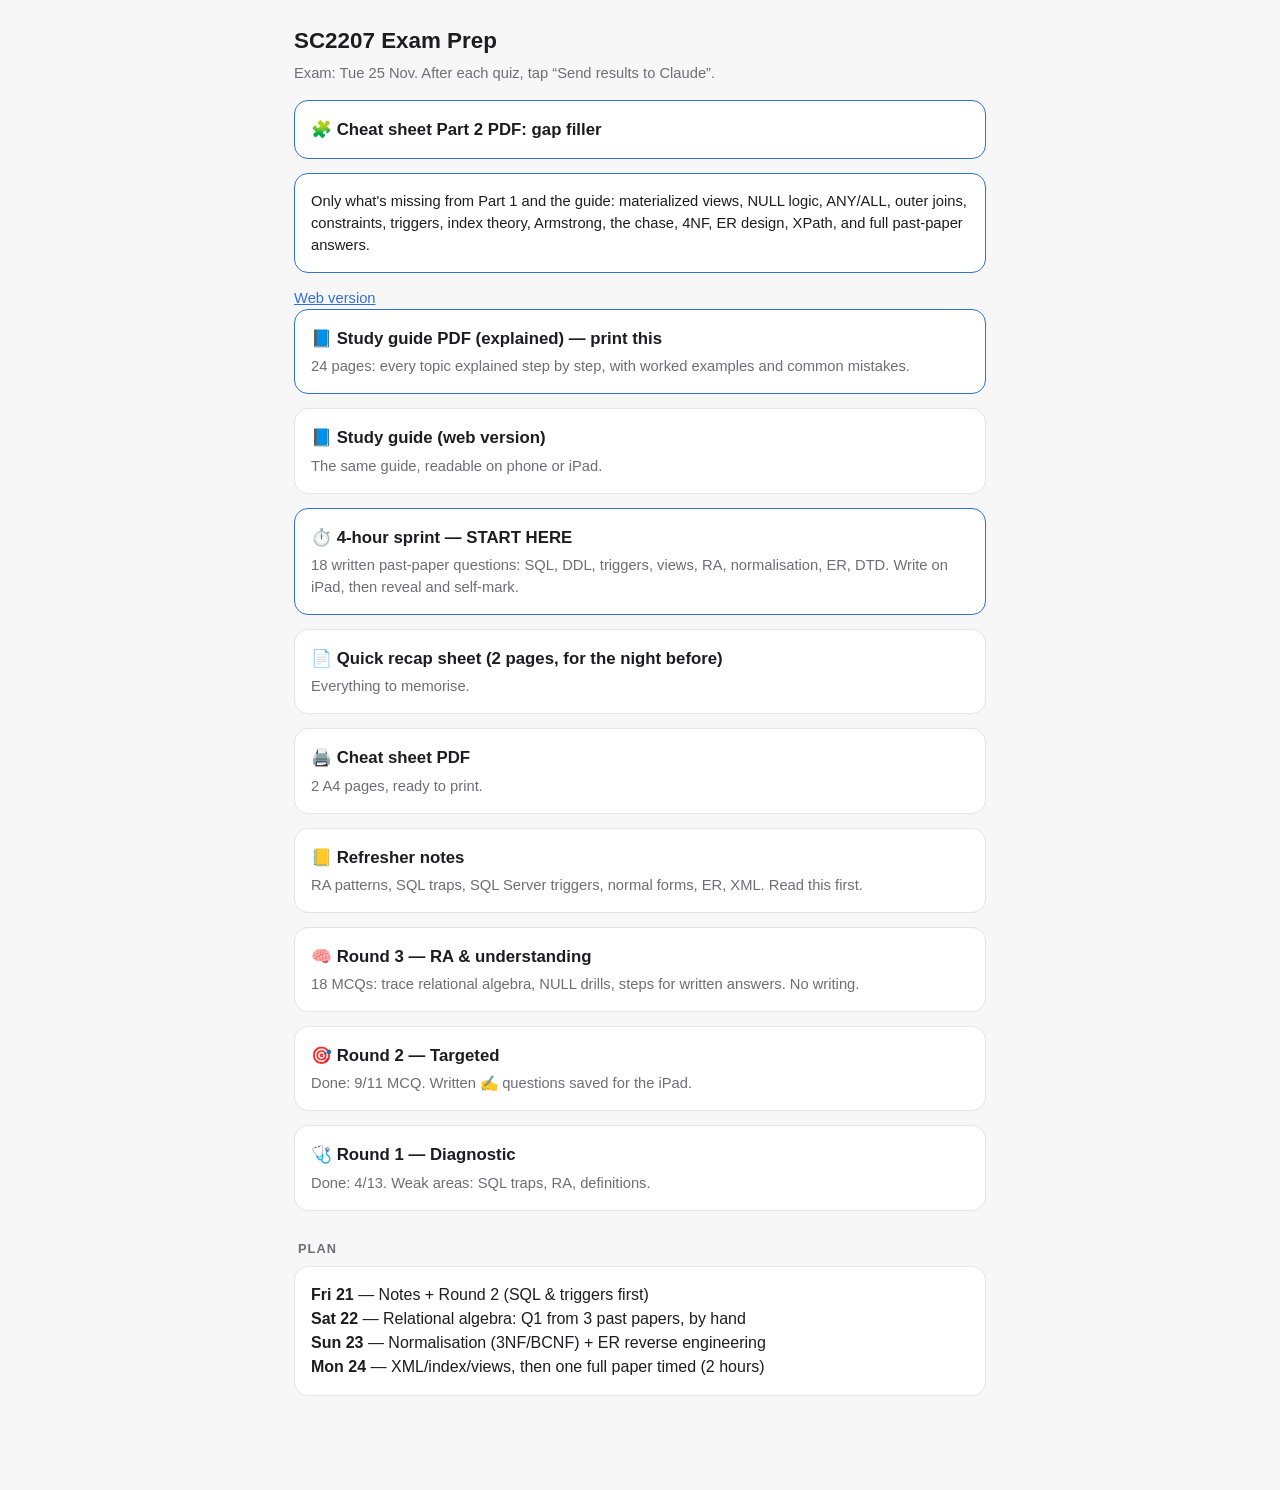
<file: index.html>
<!DOCTYPE html>
<html lang="en">
<head>
<meta charset="UTF-8">
<meta name="viewport" content="width=device-width, initial-scale=1">
<title>SC2207 Exam Prep</title>
<link rel="stylesheet" href="style.css">
</head>
<body>
<main class="hub">
  <h1>SC2207 Exam Prep</h1>
  <div class="sub">Exam: Tue 25 Nov. After each quiz, tap “Send results to Claude”.</div>

  <a class="card" href="SC2207-cheat-sheet-part2.pdf" style="border-color:var(--accent)"><div class="t">🧩 Cheat sheet Part 2 PDF: gap filler</div><div class="sub" style="margin:4px 0 0">Only what's missing from Part 1 and the guide: materialized views, NULL logic, ANY/ALL, outer joins, constraints, triggers, index theory, Armstrong, the chase, 4NF, ER design, XPath, and full past-paper answers. <a href="cheat2.html">Web version</a></div></a>
  <a class="card" href="SC2207-study-guide.pdf" style="border-color:var(--accent)"><div class="t">📘 Study guide PDF (explained) — print this</div><div class="sub" style="margin:4px 0 0">24 pages: every topic explained step by step, with worked examples and common mistakes.</div></a>
  <a class="card" href="guide.html"><div class="t">📘 Study guide (web version)</div><div class="sub" style="margin:4px 0 0">The same guide, readable on phone or iPad.</div></a>
  <a class="card" href="sprint.html" style="border-color:var(--accent)"><div class="t">⏱️ 4-hour sprint — START HERE</div><div class="sub" style="margin:4px 0 0">18 written past-paper questions: SQL, DDL, triggers, views, RA, normalisation, ER, DTD. Write on iPad, then reveal and self-mark.</div></a>
  <a class="card" href="cheat.html"><div class="t">📄 Quick recap sheet (2 pages, for the night before)</div><div class="sub" style="margin:4px 0 0">Everything to memorise. </div></a><a class="card" href="SC2207-cheat-sheet.pdf"><div class="t">🖨️ Cheat sheet PDF</div><div class="sub" style="margin:4px 0 0">2 A4 pages, ready to print.</div></a>
  <a class="card" href="notes.html"><div class="t">📒 Refresher notes</div><div class="sub" style="margin:4px 0 0">RA patterns, SQL traps, SQL Server triggers, normal forms, ER, XML. Read this first.</div></a>
  <a class="card" href="r3.html"><div class="t">🧠 Round 3 — RA & understanding</div><div class="sub" style="margin:4px 0 0">18 MCQs: trace relational algebra, NULL drills, steps for written answers. No writing.</div></a>
  <a class="card" href="r2.html"><div class="t">🎯 Round 2 — Targeted</div><div class="sub" style="margin:4px 0 0">Done: 9/11 MCQ. Written ✍️ questions saved for the iPad.</div></a>
  <a class="card" href="r1.html"><div class="t">🩺 Round 1 — Diagnostic</div><div class="sub" style="margin:4px 0 0">Done: 4/13. Weak areas: SQL traps, RA, definitions.</div></a>

  <h2>Plan</h2>
  <div class="card">
    <b>Fri 21</b> — Notes + Round 2 (SQL & triggers first)<br>
    <b>Sat 22</b> — Relational algebra: Q1 from 3 past papers, by hand<br>
    <b>Sun 23</b> — Normalisation (3NF/BCNF) + ER reverse engineering<br>
    <b>Mon 24</b> — XML/index/views, then one full paper timed (2 hours)
  </div>
</main>
</body>
</html>
</file>
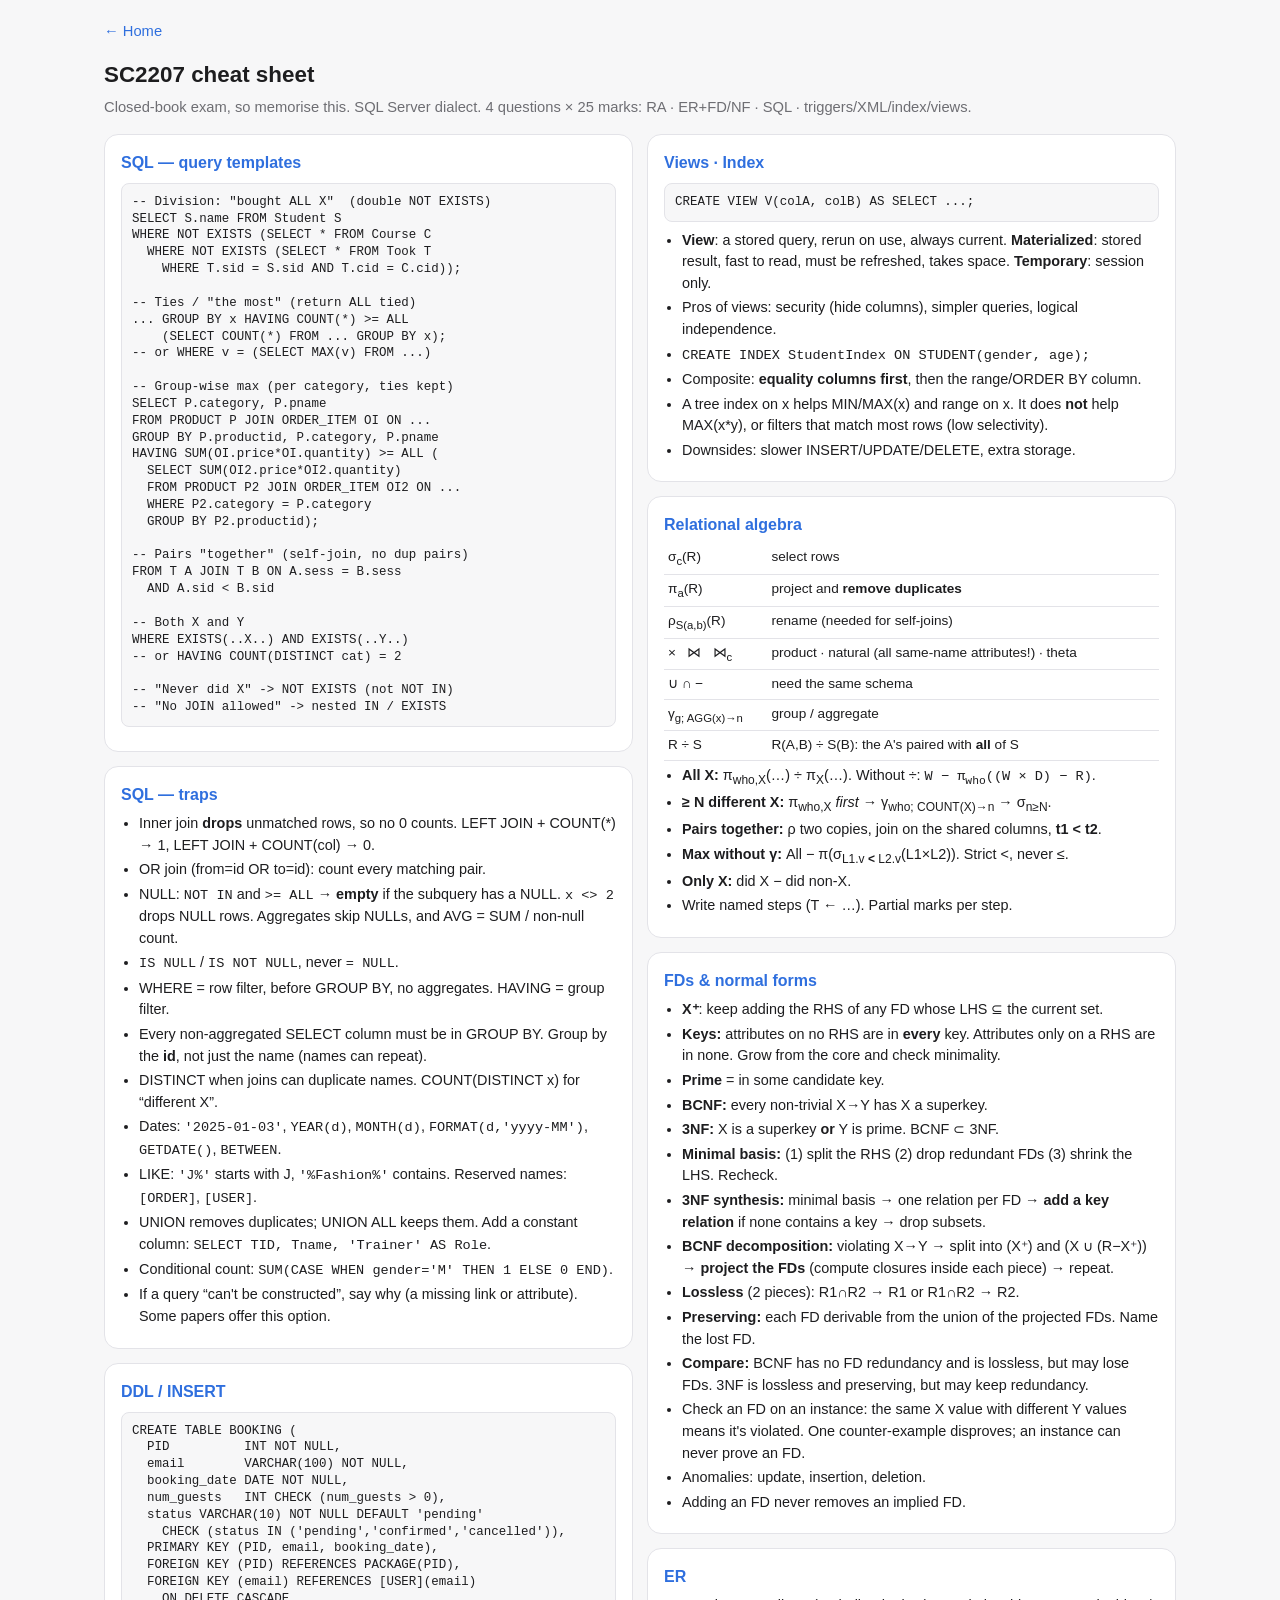
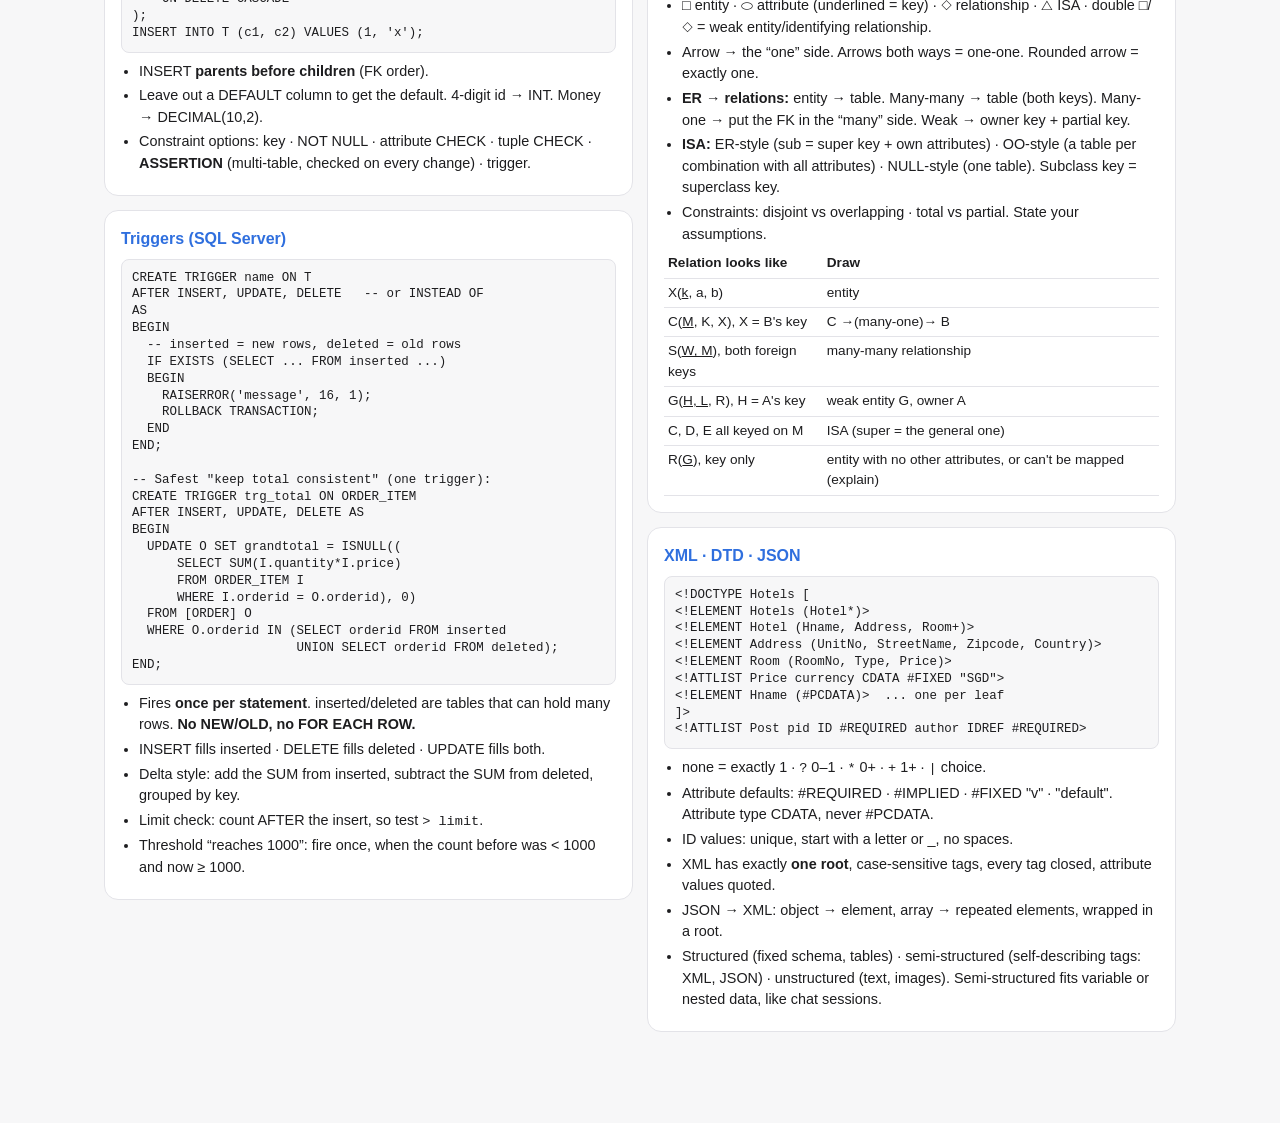
<file: cheat.html>
<!DOCTYPE html>
<html lang="en">
<head>
<meta charset="UTF-8">
<meta name="viewport" content="width=device-width, initial-scale=1">
<title>SC2207 — Cheat sheet</title>
<link rel="stylesheet" href="style.css">
<style>
  main { max-width:1100px; }
  .grid { columns: 2 460px; column-gap:14px; }
  .grid .card { break-inside: avoid; display:inline-block; width:100%; }
  .card h3 { margin:0 0 6px; font-size:1rem; color:var(--accent); }
  .card ul { margin:4px 0; padding-left:18px; } .card li { margin:3px 0; font-size:.9rem; }
  pre { font-size:.78rem; line-height:1.35; }
  table.t { border-collapse:collapse; width:100%; font-size:.85rem; }
  table.t td, table.t th { border-bottom:1px solid var(--line); padding:4px; text-align:left; vertical-align:top; }
  @page { size: A4; margin: 9mm; }
  @media print {
    :root { --bg:#f4f4f4; --card:#fff; --text:#000; --muted:#444; --line:#bbb; --accent:#1a4fb5; --bad:#b00020; }
    body { background:#fff; color:#000; font-size:8.6pt; line-height:1.3; -webkit-print-color-adjust:exact; print-color-adjust:exact; }
    main { max-width:none; padding:0; }
    h1 { font-size:13pt; margin:0 0 2px; } .sub { font-size:8pt; margin-bottom:6px; }
    .home { display:none; }
    .grid { columns:2; column-gap:8px; }
    .card { border:1px solid #bbb; border-radius:6px; padding:6px 8px; margin-bottom:6px; }
    .card h3 { font-size:9.5pt; margin-bottom:3px; }
    .card li { font-size:8.2pt; margin:1px 0; } .card ul { padding-left:14px; margin:2px 0; }
    pre { font-size:6.9pt; line-height:1.25; padding:4px 6px; margin:3px 0; white-space:pre-wrap; background:#f4f4f4; }
    table.t td, table.t th { font-size:7.8pt; padding:2px 3px; }
    code { font-size:7.4pt; }
  }
</style>
</head>
<body>
<main>
  <a class="home" href="./">← Home</a>
  <h1>SC2207 cheat sheet</h1>
  <div class="sub">Closed-book exam, so memorise this. SQL Server dialect. 4 questions × 25 marks: RA · ER+FD/NF · SQL · triggers/XML/index/views.</div>

<div class="grid">

<div class="card"><h3>SQL — query templates</h3>
<pre>-- Division: "bought ALL X"  (double NOT EXISTS)
SELECT S.name FROM Student S
WHERE NOT EXISTS (SELECT * FROM Course C
  WHERE NOT EXISTS (SELECT * FROM Took T
    WHERE T.sid = S.sid AND T.cid = C.cid));

-- Ties / "the most" (return ALL tied)
... GROUP BY x HAVING COUNT(*) &gt;= ALL
    (SELECT COUNT(*) FROM ... GROUP BY x);
-- or WHERE v = (SELECT MAX(v) FROM ...)

-- Group-wise max (per category, ties kept)
SELECT P.category, P.pname
FROM PRODUCT P JOIN ORDER_ITEM OI ON ...
GROUP BY P.productid, P.category, P.pname
HAVING SUM(OI.price*OI.quantity) &gt;= ALL (
  SELECT SUM(OI2.price*OI2.quantity)
  FROM PRODUCT P2 JOIN ORDER_ITEM OI2 ON ...
  WHERE P2.category = P.category
  GROUP BY P2.productid);

-- Pairs "together" (self-join, no dup pairs)
FROM T A JOIN T B ON A.sess = B.sess
  AND A.sid &lt; B.sid

-- Both X and Y
WHERE EXISTS(..X..) AND EXISTS(..Y..)
-- or HAVING COUNT(DISTINCT cat) = 2

-- "Never did X" -> NOT EXISTS (not NOT IN)
-- "No JOIN allowed" -> nested IN / EXISTS</pre>
</div>

<div class="card"><h3>SQL — traps</h3>
<ul>
<li>Inner join <b>drops</b> unmatched rows, so no 0 counts. LEFT JOIN + COUNT(*) → 1, LEFT JOIN + COUNT(col) → 0.</li>
<li>OR join (from=id OR to=id): count every matching pair.</li>
<li>NULL: <code>NOT IN</code> and <code>&gt;= ALL</code> → <b>empty</b> if the subquery has a NULL. <code>x &lt;&gt; 2</code> drops NULL rows. Aggregates skip NULLs, and AVG = SUM / non-null count.</li>
<li><code>IS NULL</code> / <code>IS NOT NULL</code>, never <code>= NULL</code>.</li>
<li>WHERE = row filter, before GROUP BY, no aggregates. HAVING = group filter.</li>
<li>Every non-aggregated SELECT column must be in GROUP BY. Group by the <b>id</b>, not just the name (names can repeat).</li>
<li>DISTINCT when joins can duplicate names. COUNT(DISTINCT x) for “different X”.</li>
<li>Dates: <code>'2025-01-03'</code>, <code>YEAR(d)</code>, <code>MONTH(d)</code>, <code>FORMAT(d,'yyyy-MM')</code>, <code>GETDATE()</code>, <code>BETWEEN</code>.</li>
<li>LIKE: <code>'J%'</code> starts with J, <code>'%Fashion%'</code> contains. Reserved names: <code>[ORDER]</code>, <code>[USER]</code>.</li>
<li>UNION removes duplicates; UNION ALL keeps them. Add a constant column: <code>SELECT TID, Tname, 'Trainer' AS Role</code>.</li>
<li>Conditional count: <code>SUM(CASE WHEN gender='M' THEN 1 ELSE 0 END)</code>.</li>
<li>If a query “can't be constructed”, say why (a missing link or attribute). Some papers offer this option.</li>
</ul></div>

<div class="card"><h3>DDL / INSERT</h3>
<pre>CREATE TABLE BOOKING (
  PID          INT NOT NULL,
  email        VARCHAR(100) NOT NULL,
  booking_date DATE NOT NULL,
  num_guests   INT CHECK (num_guests &gt; 0),
  status VARCHAR(10) NOT NULL DEFAULT 'pending'
    CHECK (status IN ('pending','confirmed','cancelled')),
  PRIMARY KEY (PID, email, booking_date),
  FOREIGN KEY (PID) REFERENCES PACKAGE(PID),
  FOREIGN KEY (email) REFERENCES [USER](email)
    ON DELETE CASCADE
);
INSERT INTO T (c1, c2) VALUES (1, 'x');</pre>
<ul><li>INSERT <b>parents before children</b> (FK order).</li>
<li>Leave out a DEFAULT column to get the default. 4-digit id → INT. Money → DECIMAL(10,2).</li>
<li>Constraint options: key · NOT NULL · attribute CHECK · tuple CHECK · <b>ASSERTION</b> (multi-table, checked on every change) · trigger.</li></ul></div>

<div class="card"><h3>Triggers (SQL Server)</h3>
<pre>CREATE TRIGGER name ON T
AFTER INSERT, UPDATE, DELETE   -- or INSTEAD OF
AS
BEGIN
  -- inserted = new rows, deleted = old rows
  IF EXISTS (SELECT ... FROM inserted ...)
  BEGIN
    RAISERROR('message', 16, 1);
    ROLLBACK TRANSACTION;
  END
END;

-- Safest "keep total consistent" (one trigger):
CREATE TRIGGER trg_total ON ORDER_ITEM
AFTER INSERT, UPDATE, DELETE AS
BEGIN
  UPDATE O SET grandtotal = ISNULL((
      SELECT SUM(I.quantity*I.price)
      FROM ORDER_ITEM I
      WHERE I.orderid = O.orderid), 0)
  FROM [ORDER] O
  WHERE O.orderid IN (SELECT orderid FROM inserted
                      UNION SELECT orderid FROM deleted);
END;</pre>
<ul><li>Fires <b>once per statement</b>. inserted/deleted are tables that can hold many rows. <b>No NEW/OLD, no FOR EACH ROW.</b></li>
<li>INSERT fills inserted · DELETE fills deleted · UPDATE fills both.</li>
<li>Delta style: add the SUM from inserted, subtract the SUM from deleted, grouped by key.</li>
<li>Limit check: count AFTER the insert, so test <code>&gt; limit</code>.</li>
<li>Threshold “reaches 1000”: fire once, when the count before was &lt; 1000 and now ≥ 1000.</li></ul></div>

<div class="card"><h3>Views · Index</h3>
<pre>CREATE VIEW V(colA, colB) AS SELECT ...;</pre>
<ul><li><b>View</b>: a stored query, rerun on use, always current. <b>Materialized</b>: stored result, fast to read, must be refreshed, takes space. <b>Temporary</b>: session only.</li>
<li>Pros of views: security (hide columns), simpler queries, logical independence.</li>
<li><code>CREATE INDEX StudentIndex ON STUDENT(gender, age);</code></li>
<li>Composite: <b>equality columns first</b>, then the range/ORDER BY column.</li>
<li>A tree index on x helps MIN/MAX(x) and range on x. It does <b>not</b> help MAX(x*y), or filters that match most rows (low selectivity).</li>
<li>Downsides: slower INSERT/UPDATE/DELETE, extra storage.</li></ul></div>

<div class="card"><h3>Relational algebra</h3>
<table class="t">
<tr><td>σ<sub>c</sub>(R)</td><td>select rows</td></tr>
<tr><td>π<sub>a</sub>(R)</td><td>project and <b>remove duplicates</b></td></tr>
<tr><td>ρ<sub>S(a,b)</sub>(R)</td><td>rename (needed for self-joins)</td></tr>
<tr><td>× &nbsp; ⋈ &nbsp; ⋈<sub>c</sub></td><td>product · natural (all same-name attributes!) · theta</td></tr>
<tr><td>∪ ∩ −</td><td>need the same schema</td></tr>
<tr><td>γ<sub>g; AGG(x)→n</sub></td><td>group / aggregate</td></tr>
<tr><td>R ÷ S</td><td>R(A,B) ÷ S(B): the A's paired with <b>all</b> of S</td></tr>
</table>
<ul>
<li><b>All X:</b> π<sub>who,X</sub>(…) ÷ π<sub>X</sub>(…). Without ÷: <code>W − π<sub>who</sub>((W × D) − R)</code>.</li>
<li><b>≥ N different X:</b> π<sub>who,X</sub> <i>first</i> → γ<sub>who; COUNT(X)→n</sub> → σ<sub>n≥N</sub>.</li>
<li><b>Pairs together:</b> ρ two copies, join on the shared columns, <b>t1 &lt; t2</b>.</li>
<li><b>Max without γ:</b> All − π(σ<sub>L1.v <b>&lt;</b> L2.v</sub>(L1×L2)). Strict &lt;, never ≤.</li>
<li><b>Only X:</b> did X − did non-X.</li>
<li>Write named steps (T ← …). Partial marks per step.</li>
</ul></div>

<div class="card"><h3>FDs & normal forms</h3>
<ul>
<li><b>X⁺</b>: keep adding the RHS of any FD whose LHS ⊆ the current set.</li>
<li><b>Keys:</b> attributes on no RHS are in <b>every</b> key. Attributes only on a RHS are in none. Grow from the core and check minimality.</li>
<li><b>Prime</b> = in some candidate key.</li>
<li><b>BCNF:</b> every non-trivial X→Y has X a superkey.</li>
<li><b>3NF:</b> X is a superkey <b>or</b> Y is prime. BCNF ⊂ 3NF.</li>
<li><b>Minimal basis:</b> (1) split the RHS (2) drop redundant FDs (3) shrink the LHS. Recheck.</li>
<li><b>3NF synthesis:</b> minimal basis → one relation per FD → <b>add a key relation</b> if none contains a key → drop subsets.</li>
<li><b>BCNF decomposition:</b> violating X→Y → split into (X⁺) and (X ∪ (R−X⁺)) → <b>project the FDs</b> (compute closures inside each piece) → repeat.</li>
<li><b>Lossless</b> (2 pieces): R1∩R2 → R1 or R1∩R2 → R2.</li>
<li><b>Preserving:</b> each FD derivable from the union of the projected FDs. Name the lost FD.</li>
<li><b>Compare:</b> BCNF has no FD redundancy and is lossless, but may lose FDs. 3NF is lossless and preserving, but may keep redundancy.</li>
<li>Check an FD on an instance: the same X value with different Y values means it's violated. One counter-example disproves; an instance can never prove an FD.</li>
<li>Anomalies: update, insertion, deletion.</li>
<li>Adding an FD never removes an implied FD.</li>
</ul></div>

<div class="card"><h3>ER</h3>
<ul>
<li>□ entity · ⬭ attribute (underlined = key) · ◇ relationship · △ ISA · double □/◇ = weak entity/identifying relationship.</li>
<li>Arrow → the “one” side. Arrows both ways = one-one. Rounded arrow = exactly one.</li>
<li><b>ER → relations:</b> entity → table. Many-many → table (both keys). Many-one → put the FK in the “many” side. Weak → owner key + partial key.</li>
<li><b>ISA:</b> ER-style (sub = super key + own attributes) · OO-style (a table per combination with all attributes) · NULL-style (one table). Subclass key = superclass key.</li>
<li>Constraints: disjoint vs overlapping · total vs partial. State your assumptions.</li>
</ul>
<table class="t">
<tr><th>Relation looks like</th><th>Draw</th></tr>
<tr><td>X(<u>k</u>, a, b)</td><td>entity</td></tr>
<tr><td>C(<u>M</u>, K, X), X = B's key</td><td>C →(many-one)→ B</td></tr>
<tr><td>S(<u>W, M</u>), both foreign keys</td><td>many-many relationship</td></tr>
<tr><td>G(<u>H, L</u>, R), H = A's key</td><td>weak entity G, owner A</td></tr>
<tr><td>C, D, E all keyed on M</td><td>ISA (super = the general one)</td></tr>
<tr><td>R(<u>G</u>), key only</td><td>entity with no other attributes, or can't be mapped (explain)</td></tr>
</table></div>

<div class="card"><h3>XML · DTD · JSON</h3>
<pre>&lt;!DOCTYPE Hotels [
&lt;!ELEMENT Hotels (Hotel*)&gt;
&lt;!ELEMENT Hotel (Hname, Address, Room+)&gt;
&lt;!ELEMENT Address (UnitNo, StreetName, Zipcode, Country)&gt;
&lt;!ELEMENT Room (RoomNo, Type, Price)&gt;
&lt;!ATTLIST Price currency CDATA #FIXED "SGD"&gt;
&lt;!ELEMENT Hname (#PCDATA)&gt;  ... one per leaf
]&gt;
&lt;!ATTLIST Post pid ID #REQUIRED author IDREF #REQUIRED&gt;</pre>
<ul><li>none = exactly 1 · <code>?</code> 0–1 · <code>*</code> 0+ · <code>+</code> 1+ · <code>|</code> choice.</li>
<li>Attribute defaults: #REQUIRED · #IMPLIED · #FIXED "v" · "default". Attribute type CDATA, never #PCDATA.</li>
<li>ID values: unique, start with a letter or _, no spaces.</li>
<li>XML has exactly <b>one root</b>, case-sensitive tags, every tag closed, attribute values quoted.</li>
<li>JSON → XML: object → element, array → repeated elements, wrapped in a root.</li>
<li>Structured (fixed schema, tables) · semi-structured (self-describing tags: XML, JSON) · unstructured (text, images). Semi-structured fits variable or nested data, like chat sessions.</li></ul></div>

</div>
</main>
</body>
</html>
</file>
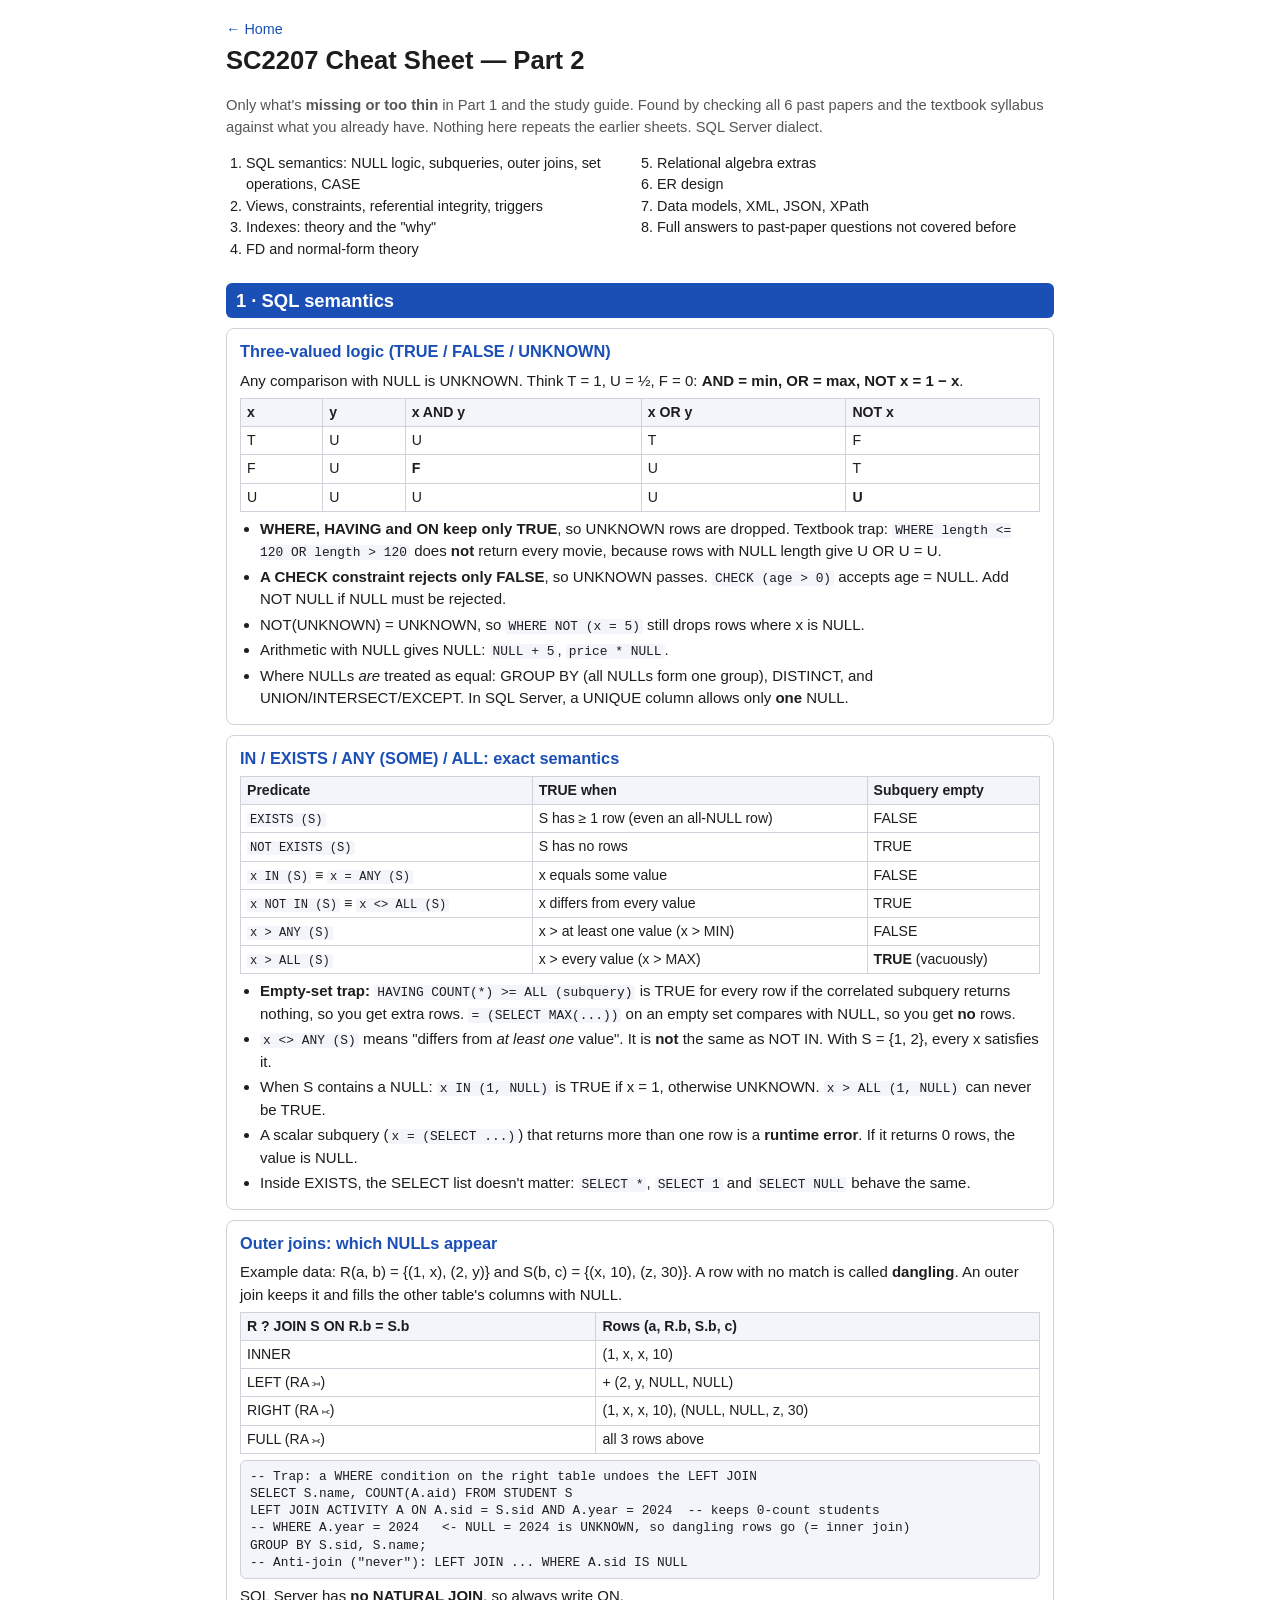
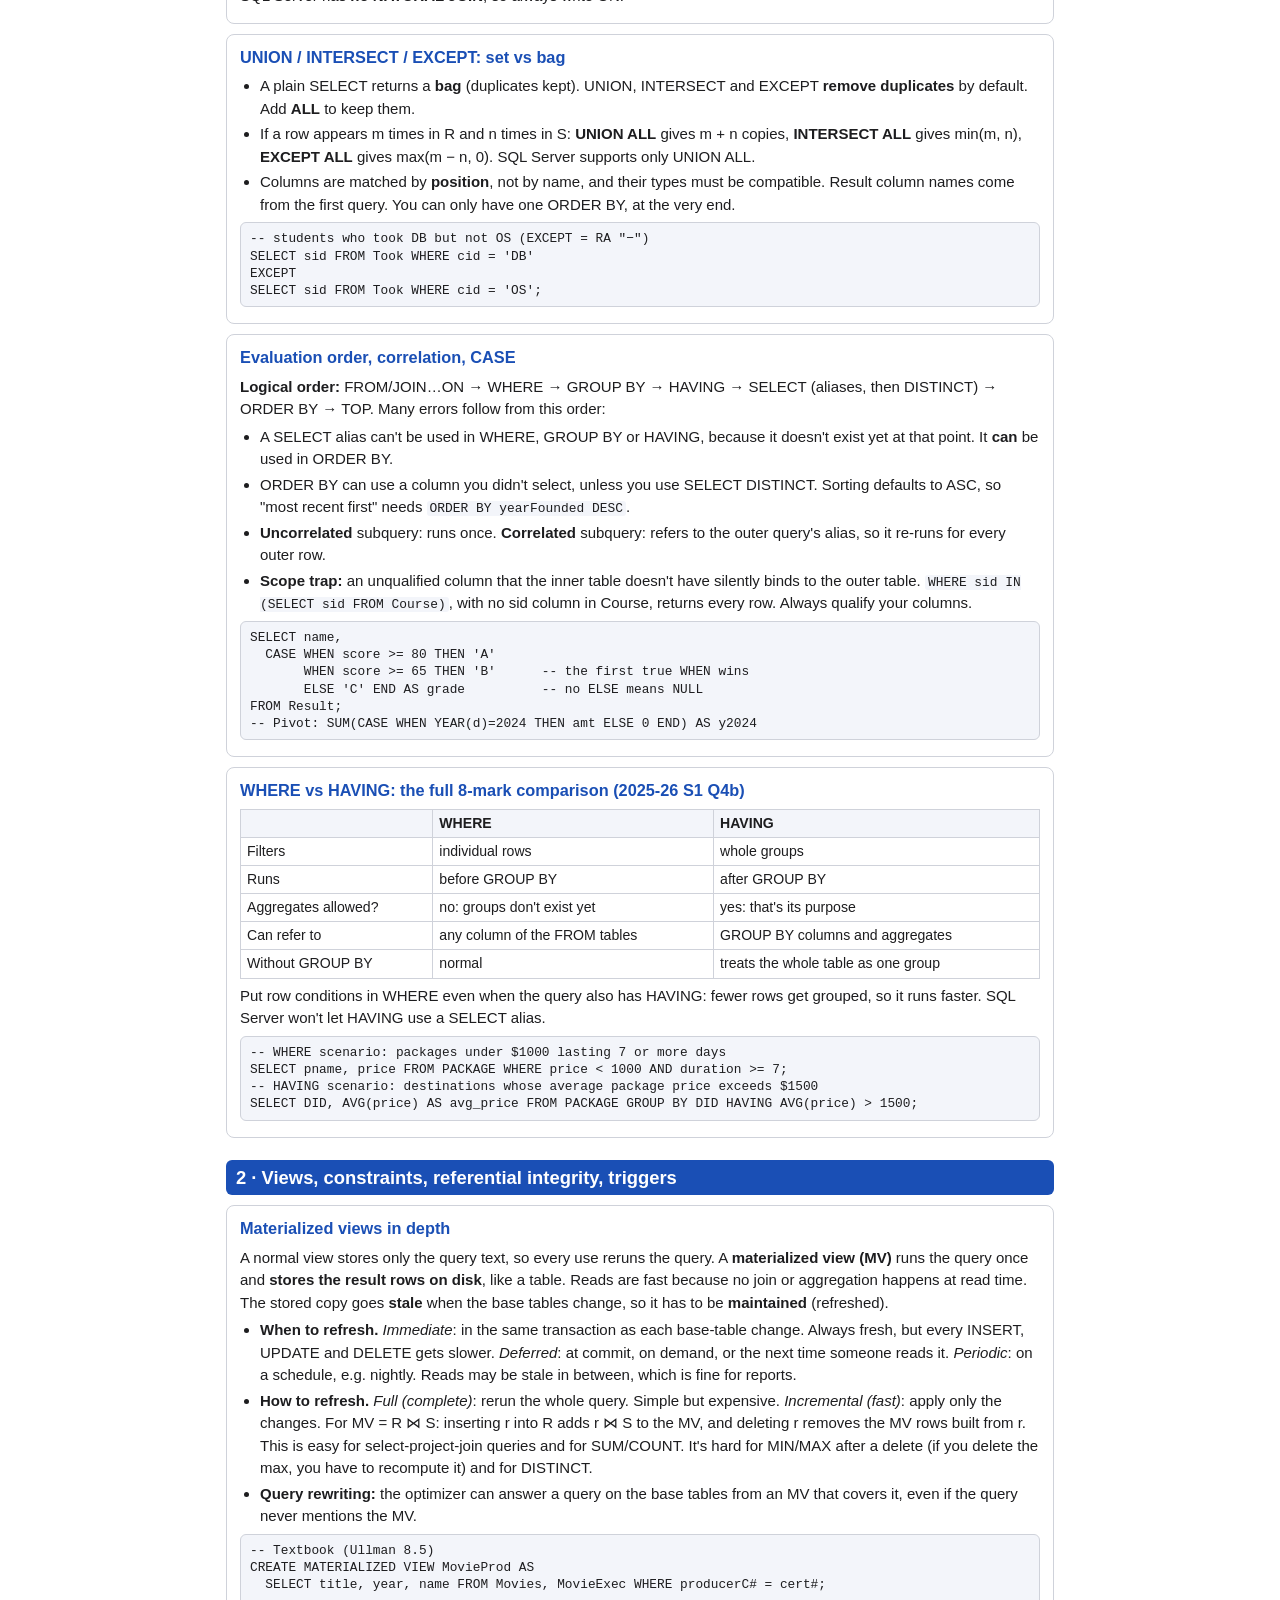
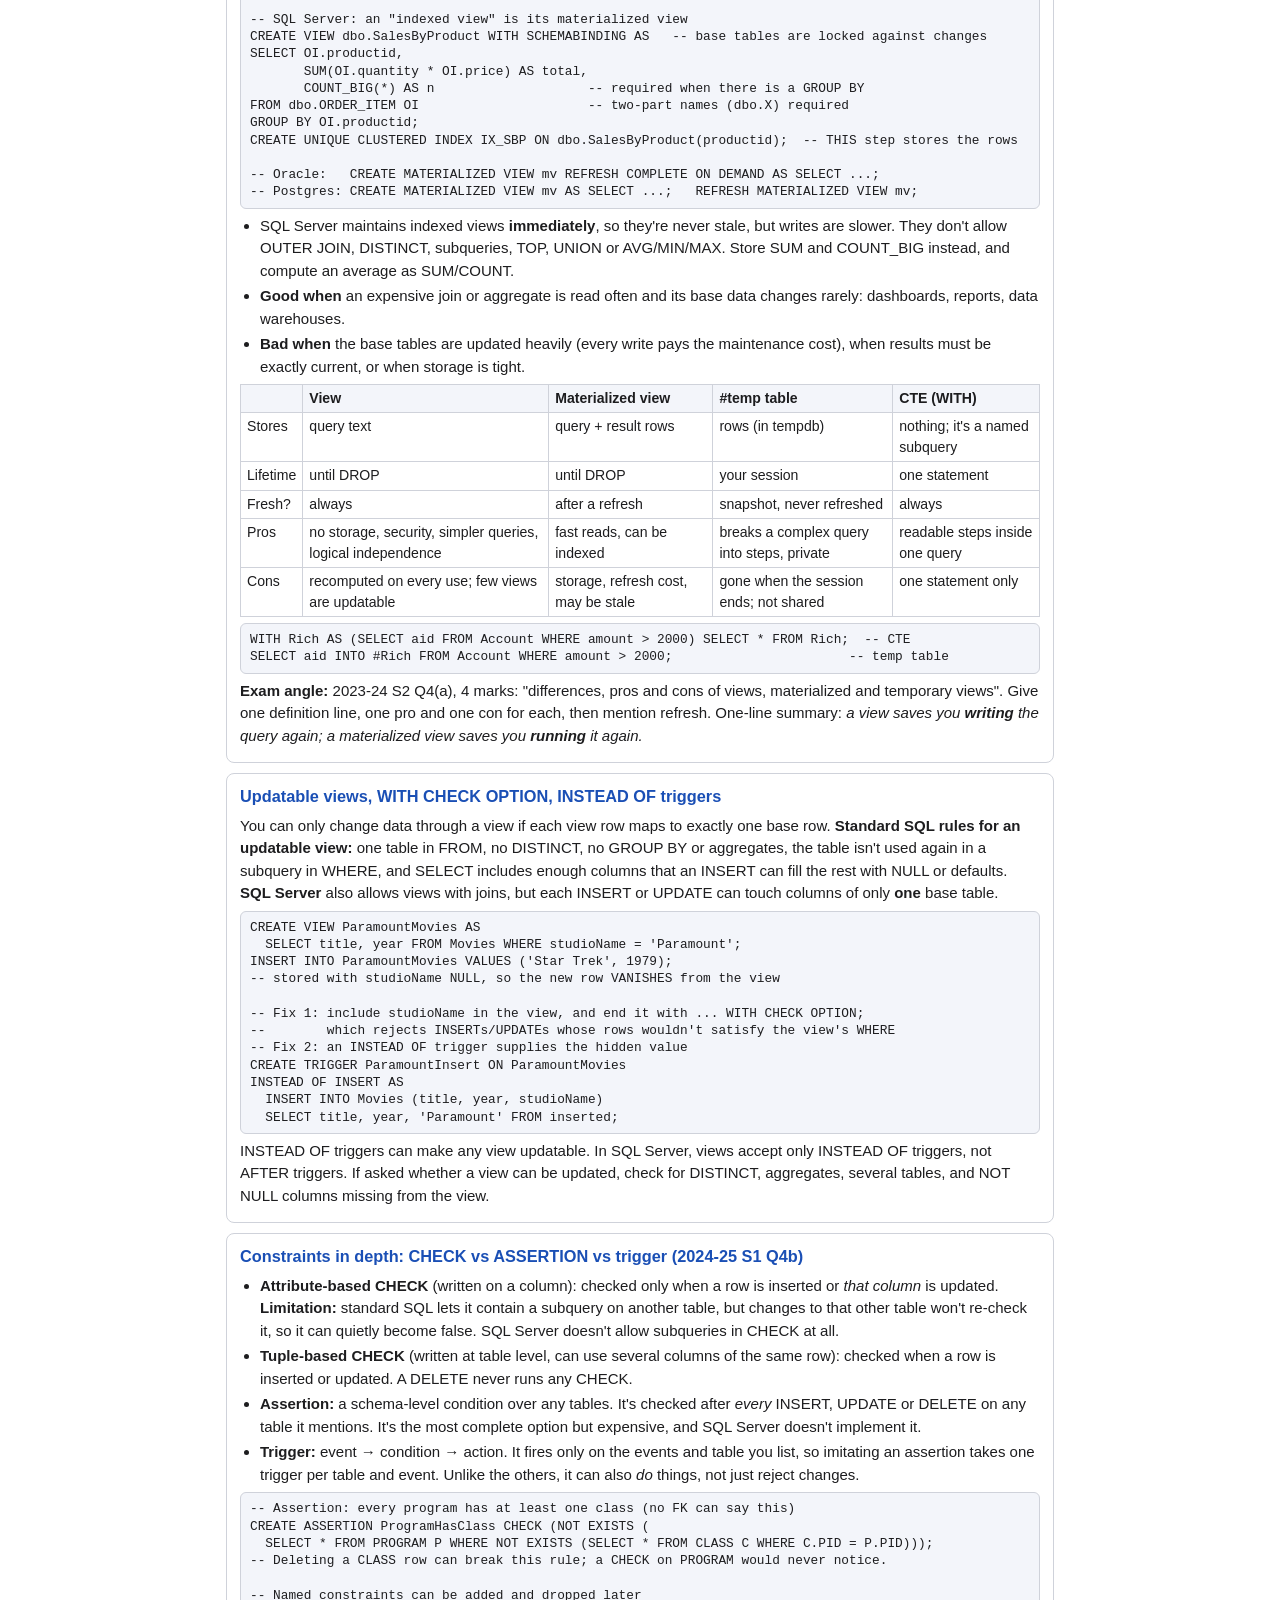
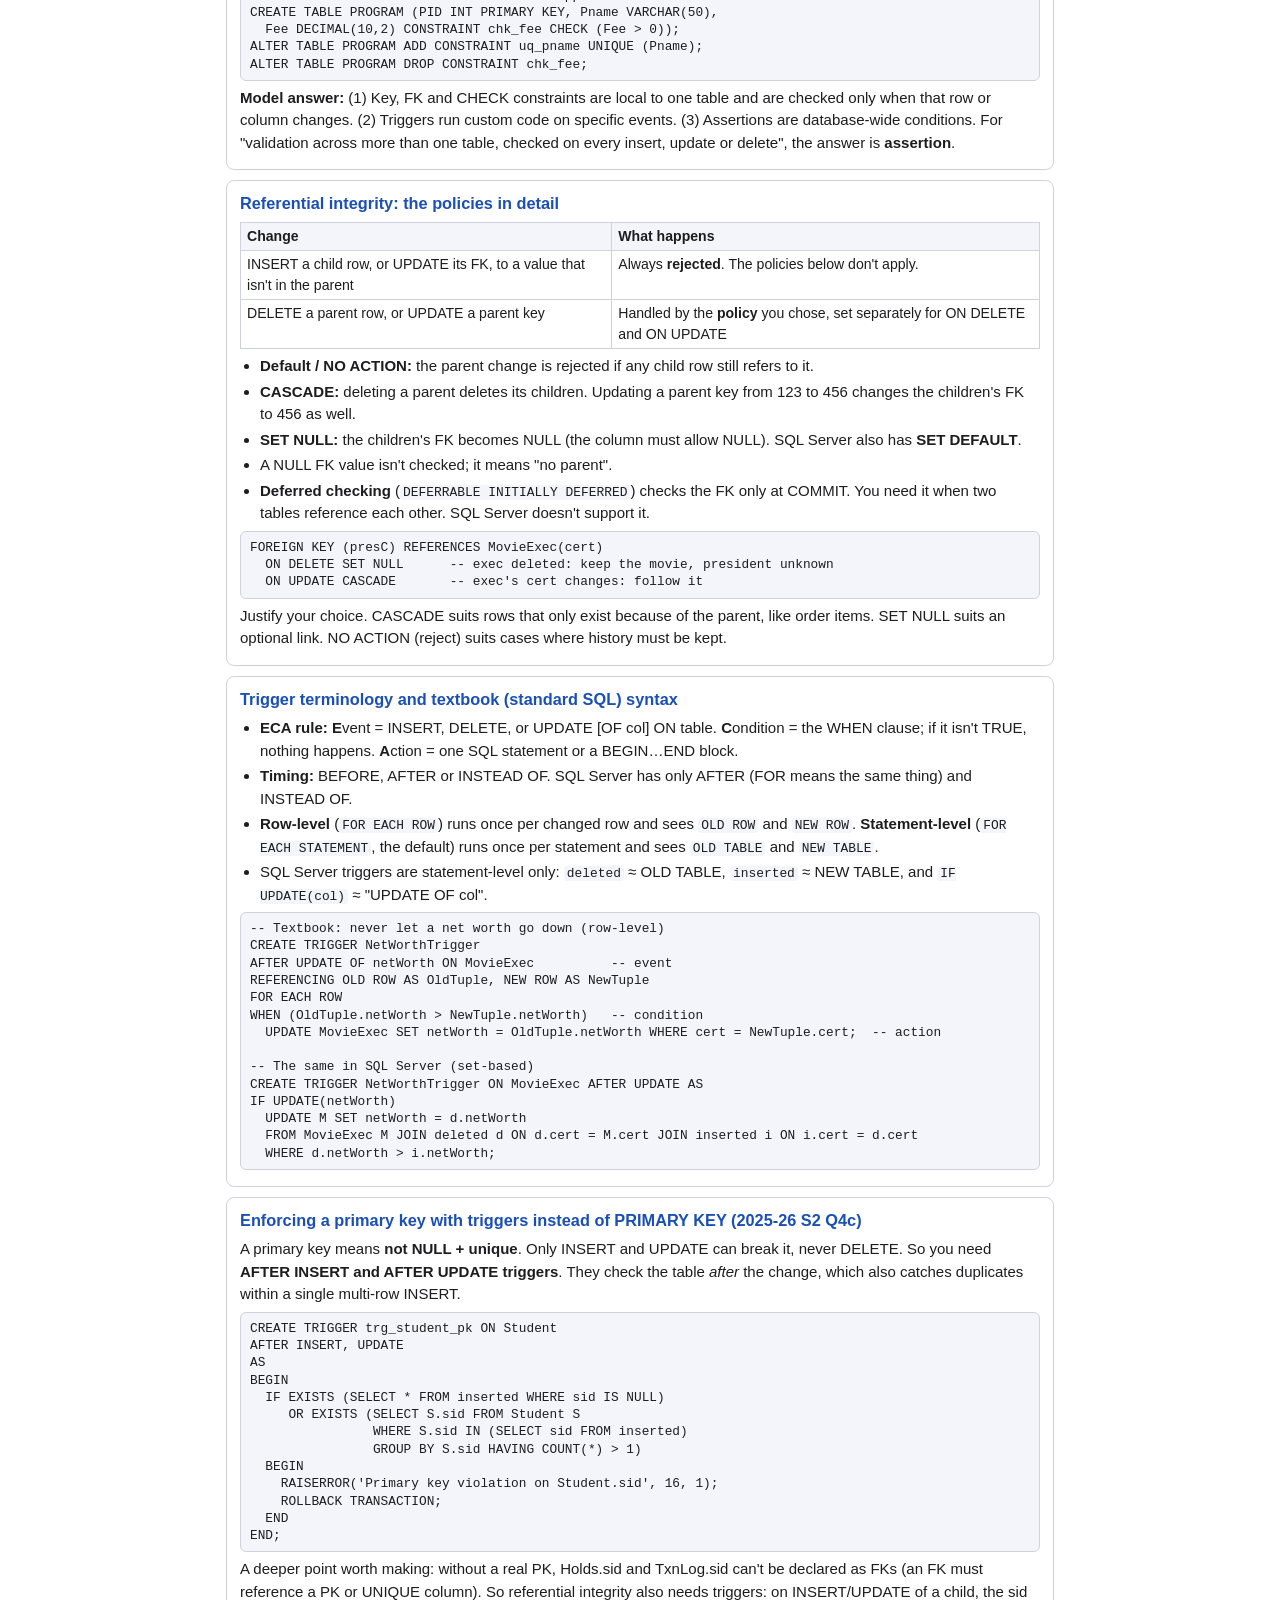
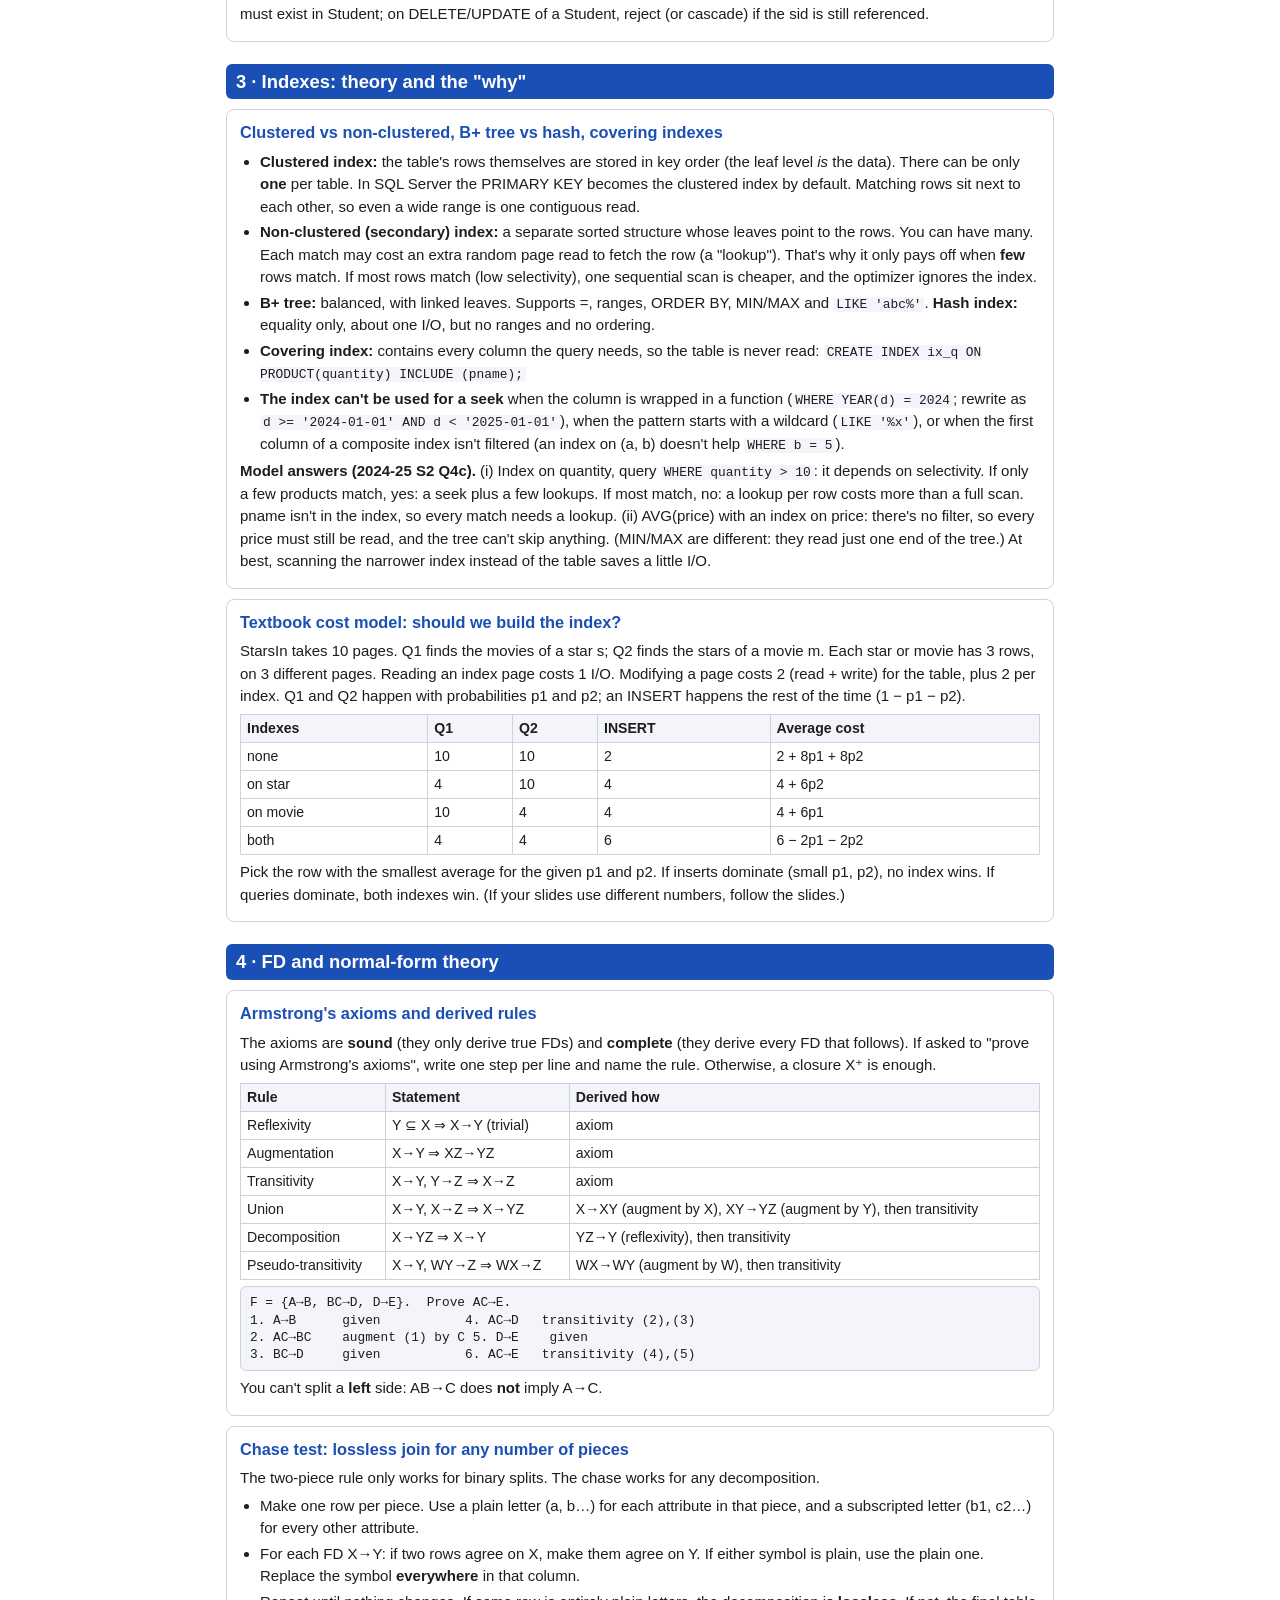
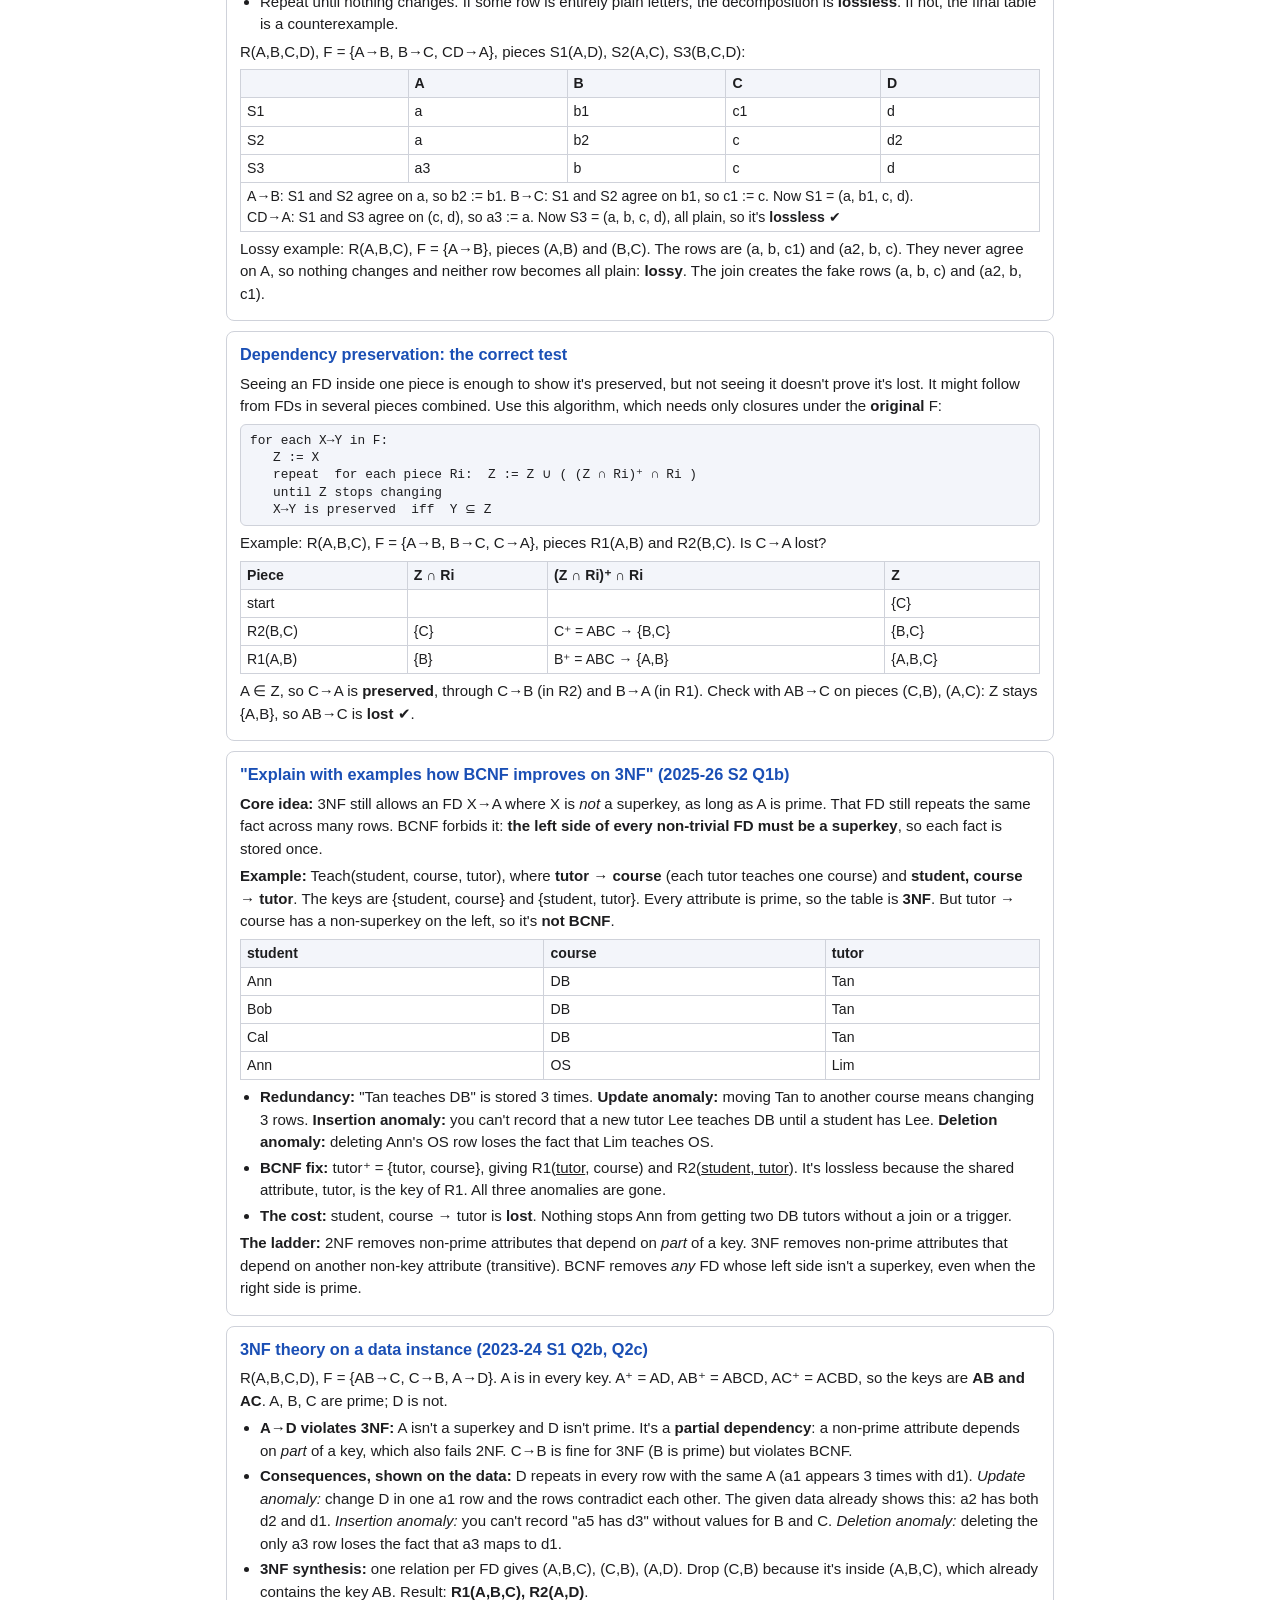
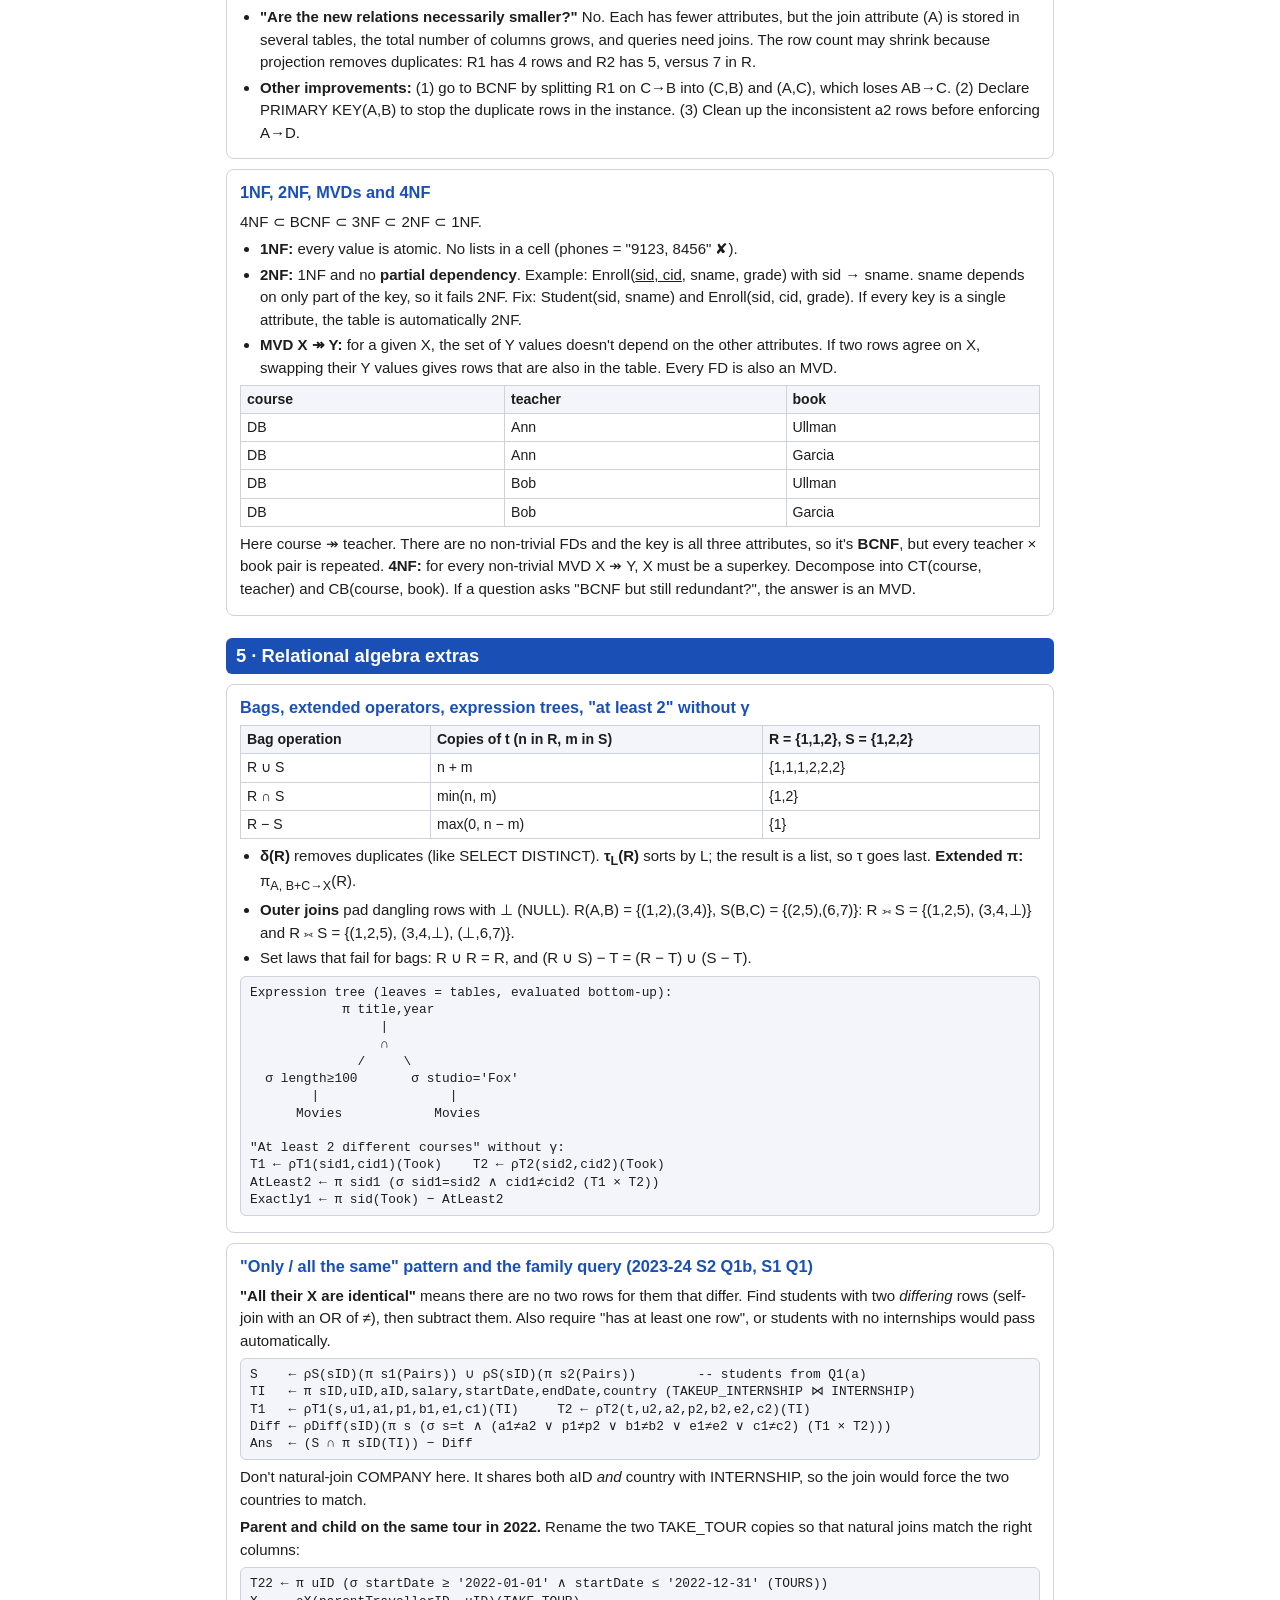
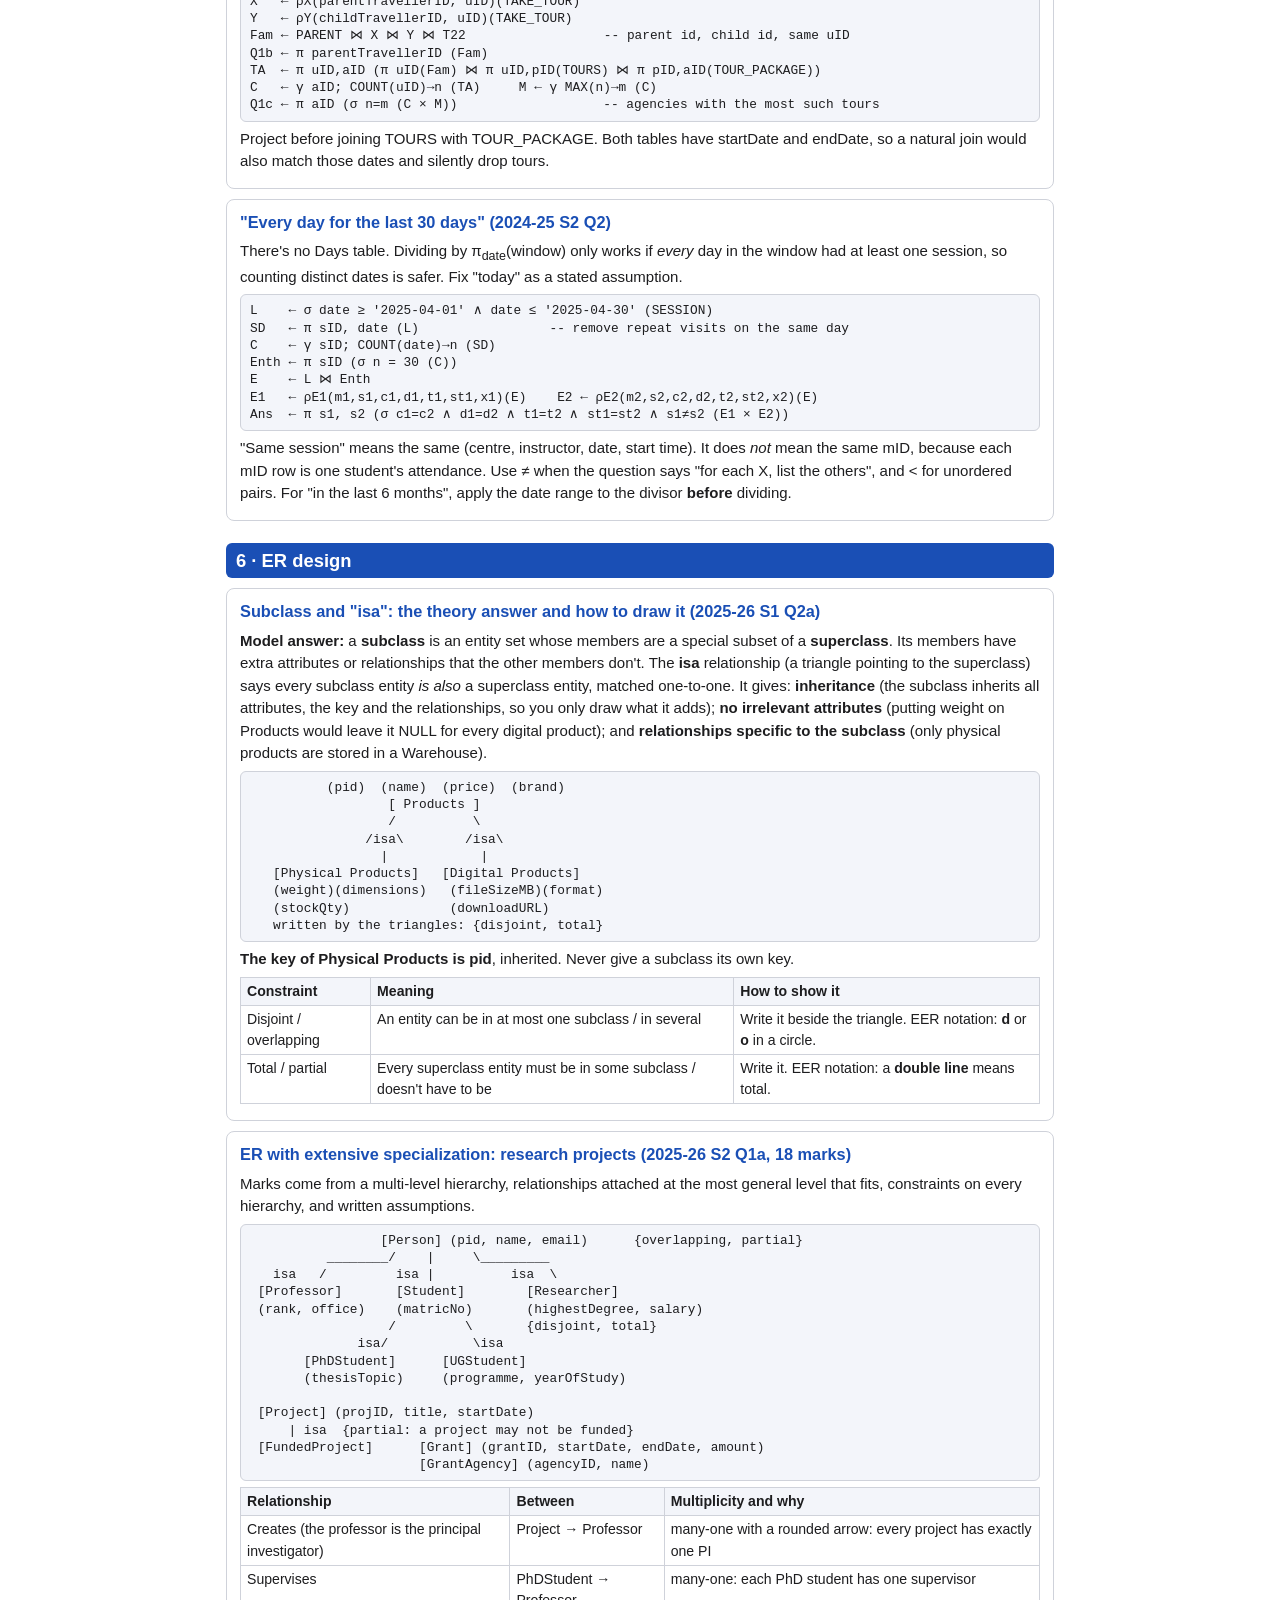
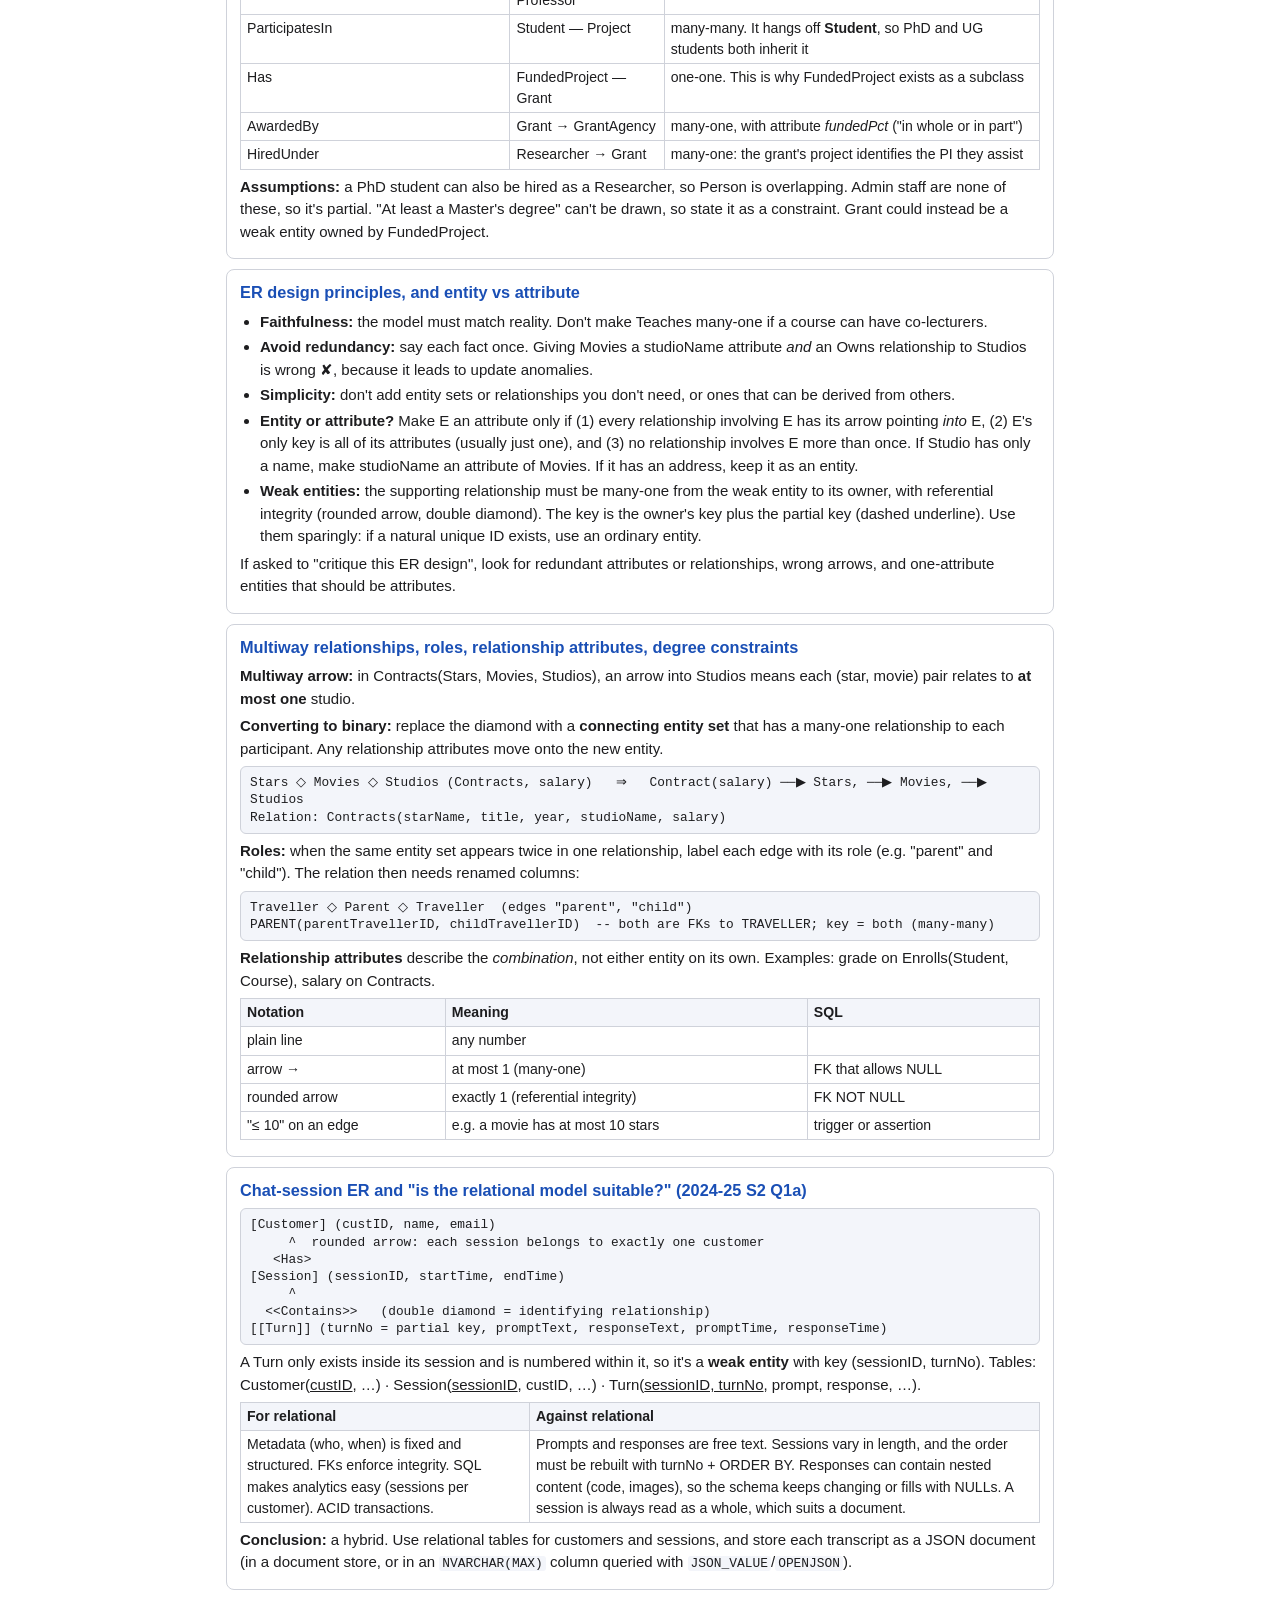
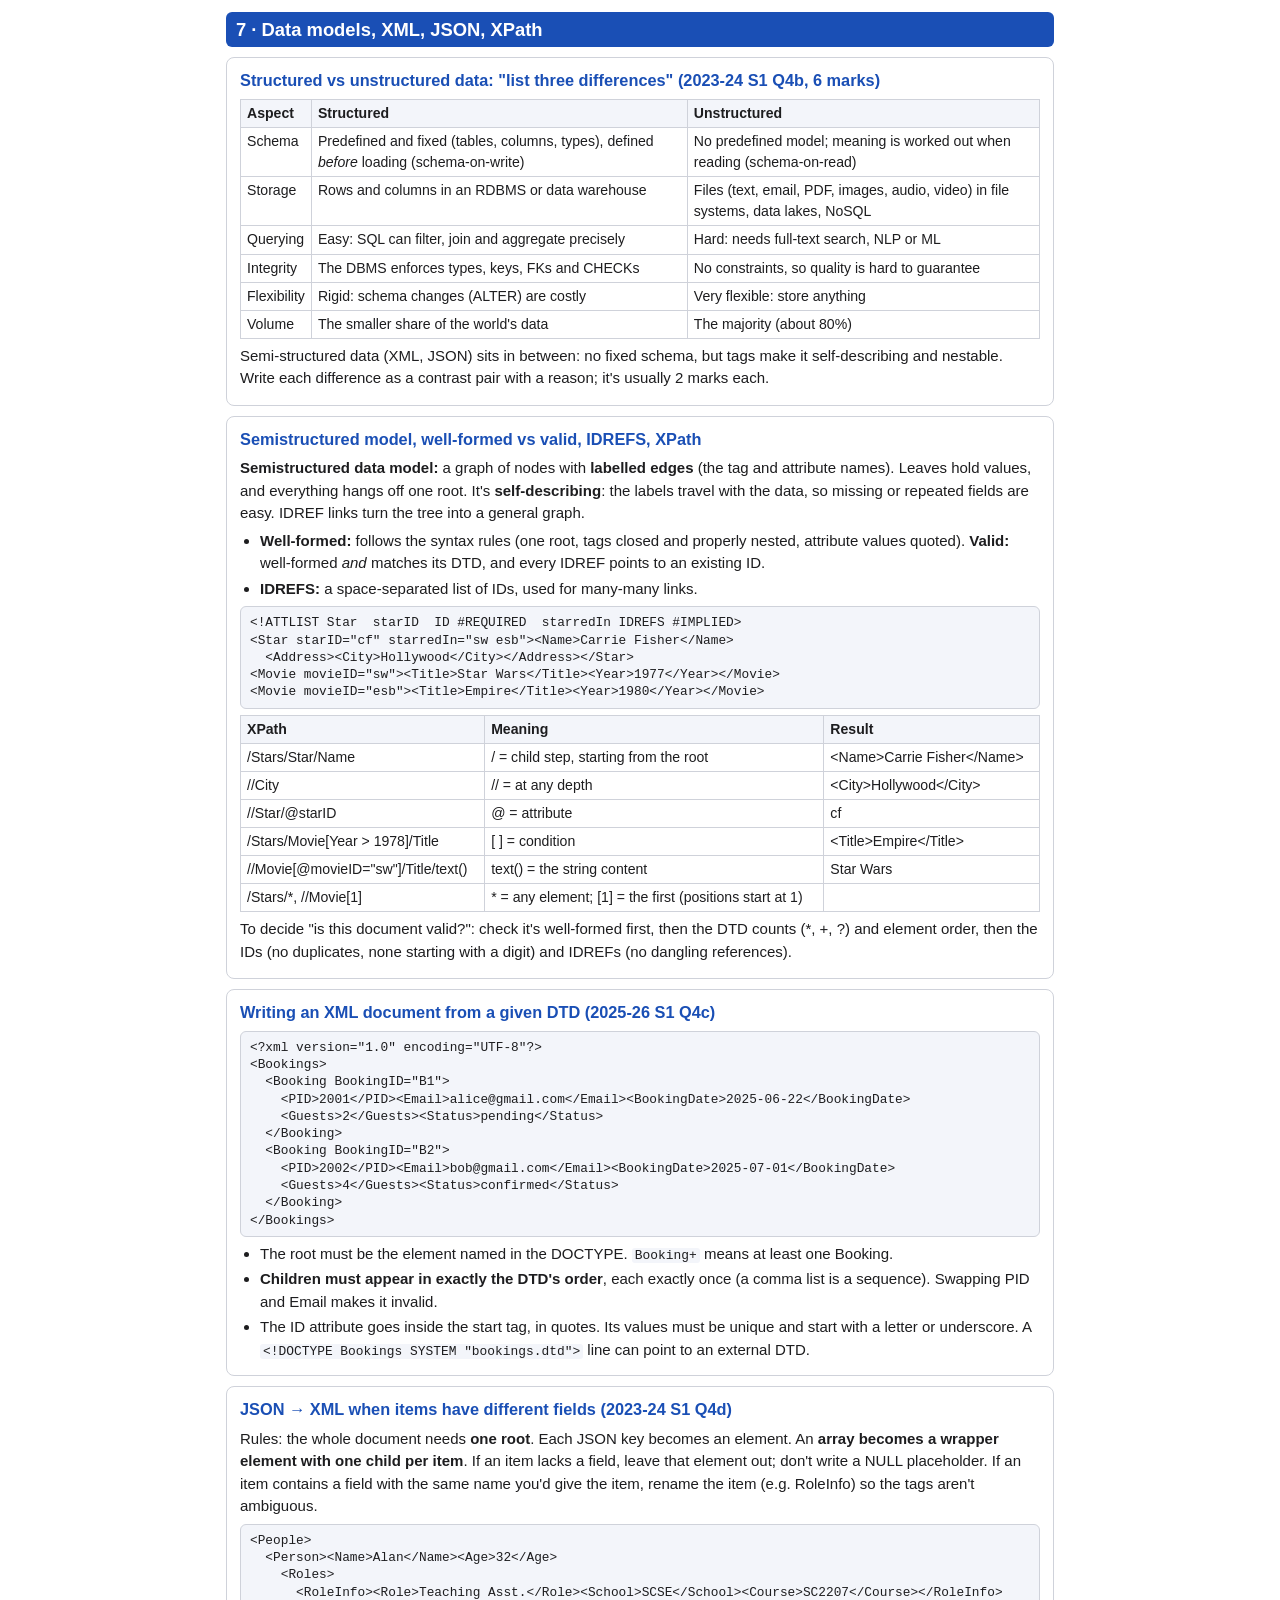
<file: cheat2.html>
<!DOCTYPE html>
<html lang="en">
<head>
<meta charset="UTF-8">
<meta name="viewport" content="width=device-width, initial-scale=1">
<title>SC2207 — Cheat sheet Part 2 (gap filler)</title>
<style>
  :root { --text:#1d1d1f; --muted:#555; --line:#cfd2da; --accent:#1a4fb5; --soft:#f3f5fa; }
  * { box-sizing:border-box; }
  body { margin:0; background:#fff; color:var(--text); font:15px/1.5 -apple-system, BlinkMacSystemFont, "Segoe UI", Roboto, sans-serif; }
  main { max-width:860px; margin:0 auto; padding:18px 16px 50px; }
  h1 { font-size:1.6rem; margin:0 0 4px; }
  h2 { font-size:1.15rem; color:#fff; background:var(--accent); padding:4px 10px; border-radius:6px; margin:22px 0 10px; }
  .sub { color:var(--muted); font-size:.92rem; }
  .card { border:1px solid var(--line); border-radius:8px; padding:10px 13px; margin:0 0 10px; }
  .card h3 { margin:0 0 6px; font-size:1.02rem; color:var(--accent); }
  .card p { margin:5px 0; }
  .card ul { margin:4px 0; padding-left:20px; } .card li { margin:3px 0; }
  code { font-family:ui-monospace, SFMono-Regular, Menlo, monospace; font-size:.86em; background:var(--soft); padding:0 3px; border-radius:3px; }
  pre { font-family:ui-monospace, SFMono-Regular, Menlo, monospace; font-size:.8rem; line-height:1.35; background:var(--soft); border:1px solid var(--line); border-radius:6px; padding:7px 9px; white-space:pre-wrap; margin:6px 0; }
  table.t { border-collapse:collapse; width:100%; font-size:.88rem; margin:6px 0; }
  table.t td, table.t th { border:1px solid var(--line); padding:3px 6px; text-align:left; vertical-align:top; }
  table.t th { background:var(--soft); }
  .home { color:var(--accent); text-decoration:none; font-size:.9rem; }
  .toc { columns:2; font-size:.9rem; margin:6px 0 0; padding-left:20px; }
  @page { size:A4; margin:11mm 11mm; }
  @media print {
    body { font-size:9.1pt; line-height:1.36; -webkit-print-color-adjust:exact; print-color-adjust:exact; }
    main { max-width:none; padding:0; }
    .home { display:none; }
    pre { font-size:7.6pt; } table.t { font-size:8.2pt; } code { font-size:8pt; }
    .card { break-inside:avoid; }
    h2 { break-after:avoid; }
  }
</style>
</head>
<body>
<main>
<a class="home" href="./">← Home</a>
<h1>SC2207 Cheat Sheet — Part 2</h1>
<p class="sub">Only what's <b>missing or too thin</b> in Part 1 and the study guide. Found by checking all 6 past papers and the textbook syllabus against what you already have. Nothing here repeats the earlier sheets. SQL Server dialect.</p>
<ol class="toc">
<li>SQL semantics: NULL logic, subqueries, outer joins, set operations, CASE</li>
<li>Views, constraints, referential integrity, triggers</li>
<li>Indexes: theory and the "why"</li>
<li>FD and normal-form theory</li>
<li>Relational algebra extras</li>
<li>ER design</li>
<li>Data models, XML, JSON, XPath</li>
<li>Full answers to past-paper questions not covered before</li>
</ol>

<!-- ============================================================ -->
<h2>1 · SQL semantics</h2>

<div class="card"><h3>Three-valued logic (TRUE / FALSE / UNKNOWN)</h3>
<p>Any comparison with NULL is UNKNOWN. Think T = 1, U = ½, F = 0: <b>AND = min, OR = max, NOT x = 1 − x</b>.</p>
<table class="t"><tr><th>x</th><th>y</th><th>x AND y</th><th>x OR y</th><th>NOT x</th></tr>
<tr><td>T</td><td>U</td><td>U</td><td>T</td><td>F</td></tr>
<tr><td>F</td><td>U</td><td><b>F</b></td><td>U</td><td>T</td></tr>
<tr><td>U</td><td>U</td><td>U</td><td>U</td><td><b>U</b></td></tr></table>
<ul>
<li><b>WHERE, HAVING and ON keep only TRUE</b>, so UNKNOWN rows are dropped. Textbook trap: <code>WHERE length &lt;= 120 OR length &gt; 120</code> does <b>not</b> return every movie, because rows with NULL length give U OR U = U.</li>
<li><b>A CHECK constraint rejects only FALSE</b>, so UNKNOWN passes. <code>CHECK (age &gt; 0)</code> accepts age = NULL. Add NOT NULL if NULL must be rejected.</li>
<li>NOT(UNKNOWN) = UNKNOWN, so <code>WHERE NOT (x = 5)</code> still drops rows where x is NULL.</li>
<li>Arithmetic with NULL gives NULL: <code>NULL + 5</code>, <code>price * NULL</code>.</li>
<li>Where NULLs <i>are</i> treated as equal: GROUP BY (all NULLs form one group), DISTINCT, and UNION/INTERSECT/EXCEPT. In SQL Server, a UNIQUE column allows only <b>one</b> NULL.</li>
</ul></div>

<div class="card"><h3>IN / EXISTS / ANY (SOME) / ALL: exact semantics</h3>
<table class="t"><tr><th>Predicate</th><th>TRUE when</th><th>Subquery empty</th></tr>
<tr><td><code>EXISTS (S)</code></td><td>S has ≥ 1 row (even an all-NULL row)</td><td>FALSE</td></tr>
<tr><td><code>NOT EXISTS (S)</code></td><td>S has no rows</td><td>TRUE</td></tr>
<tr><td><code>x IN (S)</code> ≡ <code>x = ANY (S)</code></td><td>x equals some value</td><td>FALSE</td></tr>
<tr><td><code>x NOT IN (S)</code> ≡ <code>x &lt;&gt; ALL (S)</code></td><td>x differs from every value</td><td>TRUE</td></tr>
<tr><td><code>x &gt; ANY (S)</code></td><td>x &gt; at least one value (x &gt; MIN)</td><td>FALSE</td></tr>
<tr><td><code>x &gt; ALL (S)</code></td><td>x &gt; every value (x &gt; MAX)</td><td><b>TRUE</b> (vacuously)</td></tr></table>
<ul>
<li><b>Empty-set trap:</b> <code>HAVING COUNT(*) &gt;= ALL (subquery)</code> is TRUE for every row if the correlated subquery returns nothing, so you get extra rows. <code>= (SELECT MAX(...))</code> on an empty set compares with NULL, so you get <b>no</b> rows.</li>
<li><code>x &lt;&gt; ANY (S)</code> means "differs from <i>at least one</i> value". It is <b>not</b> the same as NOT IN. With S = {1, 2}, every x satisfies it.</li>
<li>When S contains a NULL: <code>x IN (1, NULL)</code> is TRUE if x = 1, otherwise UNKNOWN. <code>x &gt; ALL (1, NULL)</code> can never be TRUE.</li>
<li>A scalar subquery (<code>x = (SELECT ...)</code>) that returns more than one row is a <b>runtime error</b>. If it returns 0 rows, the value is NULL.</li>
<li>Inside EXISTS, the SELECT list doesn't matter: <code>SELECT *</code>, <code>SELECT 1</code> and <code>SELECT NULL</code> behave the same.</li>
</ul></div>

<div class="card"><h3>Outer joins: which NULLs appear</h3>
<p>Example data: R(a, b) = {(1, x), (2, y)} and S(b, c) = {(x, 10), (z, 30)}. A row with no match is called <b>dangling</b>. An outer join keeps it and fills the other table's columns with NULL.</p>
<table class="t"><tr><th>R ? JOIN S ON R.b = S.b</th><th>Rows (a, R.b, S.b, c)</th></tr>
<tr><td>INNER</td><td>(1, x, x, 10)</td></tr>
<tr><td>LEFT (RA ⟕)</td><td>+ (2, y, NULL, NULL)</td></tr>
<tr><td>RIGHT (RA ⟖)</td><td>(1, x, x, 10), (NULL, NULL, z, 30)</td></tr>
<tr><td>FULL (RA ⟗)</td><td>all 3 rows above</td></tr></table>
<pre>-- Trap: a WHERE condition on the right table undoes the LEFT JOIN
SELECT S.name, COUNT(A.aid) FROM STUDENT S
LEFT JOIN ACTIVITY A ON A.sid = S.sid AND A.year = 2024  -- keeps 0-count students
-- WHERE A.year = 2024   &lt;- NULL = 2024 is UNKNOWN, so dangling rows go (= inner join)
GROUP BY S.sid, S.name;
-- Anti-join ("never"): LEFT JOIN ... WHERE A.sid IS NULL</pre>
<p>SQL Server has <b>no NATURAL JOIN</b>, so always write ON.</p></div>

<div class="card"><h3>UNION / INTERSECT / EXCEPT: set vs bag</h3>
<ul>
<li>A plain SELECT returns a <b>bag</b> (duplicates kept). UNION, INTERSECT and EXCEPT <b>remove duplicates</b> by default. Add <b>ALL</b> to keep them.</li>
<li>If a row appears m times in R and n times in S: <b>UNION ALL</b> gives m + n copies, <b>INTERSECT ALL</b> gives min(m, n), <b>EXCEPT ALL</b> gives max(m − n, 0). SQL Server supports only UNION ALL.</li>
<li>Columns are matched by <b>position</b>, not by name, and their types must be compatible. Result column names come from the first query. You can only have one ORDER BY, at the very end.</li>
</ul>
<pre>-- students who took DB but not OS (EXCEPT = RA "−")
SELECT sid FROM Took WHERE cid = 'DB'
EXCEPT
SELECT sid FROM Took WHERE cid = 'OS';</pre></div>

<div class="card"><h3>Evaluation order, correlation, CASE</h3>
<p><b>Logical order:</b> FROM/JOIN…ON → WHERE → GROUP BY → HAVING → SELECT (aliases, then DISTINCT) → ORDER BY → TOP. Many errors follow from this order:</p>
<ul>
<li>A SELECT alias can't be used in WHERE, GROUP BY or HAVING, because it doesn't exist yet at that point. It <b>can</b> be used in ORDER BY.</li>
<li>ORDER BY can use a column you didn't select, unless you use SELECT DISTINCT. Sorting defaults to ASC, so "most recent first" needs <code>ORDER BY yearFounded DESC</code>.</li>
<li><b>Uncorrelated</b> subquery: runs once. <b>Correlated</b> subquery: refers to the outer query's alias, so it re-runs for every outer row.</li>
<li><b>Scope trap:</b> an unqualified column that the inner table doesn't have silently binds to the outer table. <code>WHERE sid IN (SELECT sid FROM Course)</code>, with no sid column in Course, returns every row. Always qualify your columns.</li>
</ul>
<pre>SELECT name,
  CASE WHEN score &gt;= 80 THEN 'A'
       WHEN score &gt;= 65 THEN 'B'      -- the first true WHEN wins
       ELSE 'C' END AS grade          -- no ELSE means NULL
FROM Result;
-- Pivot: SUM(CASE WHEN YEAR(d)=2024 THEN amt ELSE 0 END) AS y2024</pre></div>

<div class="card"><h3>WHERE vs HAVING: the full 8-mark comparison (2025-26 S1 Q4b)</h3>
<table class="t"><tr><th></th><th>WHERE</th><th>HAVING</th></tr>
<tr><td>Filters</td><td>individual rows</td><td>whole groups</td></tr>
<tr><td>Runs</td><td>before GROUP BY</td><td>after GROUP BY</td></tr>
<tr><td>Aggregates allowed?</td><td>no: groups don't exist yet</td><td>yes: that's its purpose</td></tr>
<tr><td>Can refer to</td><td>any column of the FROM tables</td><td>GROUP BY columns and aggregates</td></tr>
<tr><td>Without GROUP BY</td><td>normal</td><td>treats the whole table as one group</td></tr></table>
<p>Put row conditions in WHERE even when the query also has HAVING: fewer rows get grouped, so it runs faster. SQL Server won't let HAVING use a SELECT alias.</p>
<pre>-- WHERE scenario: packages under $1000 lasting 7 or more days
SELECT pname, price FROM PACKAGE WHERE price &lt; 1000 AND duration &gt;= 7;
-- HAVING scenario: destinations whose average package price exceeds $1500
SELECT DID, AVG(price) AS avg_price FROM PACKAGE GROUP BY DID HAVING AVG(price) &gt; 1500;</pre></div>

<!-- ============================================================ -->
<h2>2 · Views, constraints, referential integrity, triggers</h2>

<div class="card"><h3>Materialized views in depth</h3>
<p>A normal view stores only the query text, so every use reruns the query. A <b>materialized view (MV)</b> runs the query once and <b>stores the result rows on disk</b>, like a table. Reads are fast because no join or aggregation happens at read time. The stored copy goes <b>stale</b> when the base tables change, so it has to be <b>maintained</b> (refreshed).</p>
<ul>
<li><b>When to refresh.</b> <i>Immediate</i>: in the same transaction as each base-table change. Always fresh, but every INSERT, UPDATE and DELETE gets slower. <i>Deferred</i>: at commit, on demand, or the next time someone reads it. <i>Periodic</i>: on a schedule, e.g. nightly. Reads may be stale in between, which is fine for reports.</li>
<li><b>How to refresh.</b> <i>Full (complete)</i>: rerun the whole query. Simple but expensive. <i>Incremental (fast)</i>: apply only the changes. For MV = R ⋈ S: inserting r into R adds r ⋈ S to the MV, and deleting r removes the MV rows built from r. This is easy for select-project-join queries and for SUM/COUNT. It's hard for MIN/MAX after a delete (if you delete the max, you have to recompute it) and for DISTINCT.</li>
<li><b>Query rewriting:</b> the optimizer can answer a query on the base tables from an MV that covers it, even if the query never mentions the MV.</li>
</ul>
<pre>-- Textbook (Ullman 8.5)
CREATE MATERIALIZED VIEW MovieProd AS
  SELECT title, year, name FROM Movies, MovieExec WHERE producerC# = cert#;

-- SQL Server: an "indexed view" is its materialized view
CREATE VIEW dbo.SalesByProduct WITH SCHEMABINDING AS   -- base tables are locked against changes
SELECT OI.productid,
       SUM(OI.quantity * OI.price) AS total,
       COUNT_BIG(*) AS n                    -- required when there is a GROUP BY
FROM dbo.ORDER_ITEM OI                      -- two-part names (dbo.X) required
GROUP BY OI.productid;
CREATE UNIQUE CLUSTERED INDEX IX_SBP ON dbo.SalesByProduct(productid);  -- THIS step stores the rows

-- Oracle:   CREATE MATERIALIZED VIEW mv REFRESH COMPLETE ON DEMAND AS SELECT ...;
-- Postgres: CREATE MATERIALIZED VIEW mv AS SELECT ...;   REFRESH MATERIALIZED VIEW mv;</pre>
<ul>
<li>SQL Server maintains indexed views <b>immediately</b>, so they're never stale, but writes are slower. They don't allow OUTER JOIN, DISTINCT, subqueries, TOP, UNION or AVG/MIN/MAX. Store SUM and COUNT_BIG instead, and compute an average as SUM/COUNT.</li>
<li><b>Good when</b> an expensive join or aggregate is read often and its base data changes rarely: dashboards, reports, data warehouses.</li>
<li><b>Bad when</b> the base tables are updated heavily (every write pays the maintenance cost), when results must be exactly current, or when storage is tight.</li>
</ul>
<table class="t"><tr><th></th><th>View</th><th>Materialized view</th><th>#temp table</th><th>CTE (WITH)</th></tr>
<tr><td>Stores</td><td>query text</td><td>query + result rows</td><td>rows (in tempdb)</td><td>nothing; it's a named subquery</td></tr>
<tr><td>Lifetime</td><td>until DROP</td><td>until DROP</td><td>your session</td><td>one statement</td></tr>
<tr><td>Fresh?</td><td>always</td><td>after a refresh</td><td>snapshot, never refreshed</td><td>always</td></tr>
<tr><td>Pros</td><td>no storage, security, simpler queries, logical independence</td><td>fast reads, can be indexed</td><td>breaks a complex query into steps, private</td><td>readable steps inside one query</td></tr>
<tr><td>Cons</td><td>recomputed on every use; few views are updatable</td><td>storage, refresh cost, may be stale</td><td>gone when the session ends; not shared</td><td>one statement only</td></tr></table>
<pre>WITH Rich AS (SELECT aid FROM Account WHERE amount &gt; 2000) SELECT * FROM Rich;  -- CTE
SELECT aid INTO #Rich FROM Account WHERE amount &gt; 2000;                       -- temp table</pre>
<p><b>Exam angle:</b> 2023-24 S2 Q4(a), 4 marks: "differences, pros and cons of views, materialized and temporary views". Give one definition line, one pro and one con for each, then mention refresh. One-line summary: <i>a view saves you <b>writing</b> the query again; a materialized view saves you <b>running</b> it again.</i></p></div>

<div class="card"><h3>Updatable views, WITH CHECK OPTION, INSTEAD OF triggers</h3>
<p>You can only change data through a view if each view row maps to exactly one base row. <b>Standard SQL rules for an updatable view:</b> one table in FROM, no DISTINCT, no GROUP BY or aggregates, the table isn't used again in a subquery in WHERE, and SELECT includes enough columns that an INSERT can fill the rest with NULL or defaults. <b>SQL Server</b> also allows views with joins, but each INSERT or UPDATE can touch columns of only <b>one</b> base table.</p>
<pre>CREATE VIEW ParamountMovies AS
  SELECT title, year FROM Movies WHERE studioName = 'Paramount';
INSERT INTO ParamountMovies VALUES ('Star Trek', 1979);
-- stored with studioName NULL, so the new row VANISHES from the view

-- Fix 1: include studioName in the view, and end it with ... WITH CHECK OPTION;
--        which rejects INSERTs/UPDATEs whose rows wouldn't satisfy the view's WHERE
-- Fix 2: an INSTEAD OF trigger supplies the hidden value
CREATE TRIGGER ParamountInsert ON ParamountMovies
INSTEAD OF INSERT AS
  INSERT INTO Movies (title, year, studioName)
  SELECT title, year, 'Paramount' FROM inserted;</pre>
<p>INSTEAD OF triggers can make any view updatable. In SQL Server, views accept only INSTEAD OF triggers, not AFTER triggers. If asked whether a view can be updated, check for DISTINCT, aggregates, several tables, and NOT NULL columns missing from the view.</p></div>

<div class="card"><h3>Constraints in depth: CHECK vs ASSERTION vs trigger (2024-25 S1 Q4b)</h3>
<ul>
<li><b>Attribute-based CHECK</b> (written on a column): checked only when a row is inserted or <i>that column</i> is updated. <b>Limitation:</b> standard SQL lets it contain a subquery on another table, but changes to that other table won't re-check it, so it can quietly become false. SQL Server doesn't allow subqueries in CHECK at all.</li>
<li><b>Tuple-based CHECK</b> (written at table level, can use several columns of the same row): checked when a row is inserted or updated. A DELETE never runs any CHECK.</li>
<li><b>Assertion:</b> a schema-level condition over any tables. It's checked after <i>every</i> INSERT, UPDATE or DELETE on any table it mentions. It's the most complete option but expensive, and SQL Server doesn't implement it.</li>
<li><b>Trigger:</b> event → condition → action. It fires only on the events and table you list, so imitating an assertion takes one trigger per table and event. Unlike the others, it can also <i>do</i> things, not just reject changes.</li>
</ul>
<pre>-- Assertion: every program has at least one class (no FK can say this)
CREATE ASSERTION ProgramHasClass CHECK (NOT EXISTS (
  SELECT * FROM PROGRAM P WHERE NOT EXISTS (SELECT * FROM CLASS C WHERE C.PID = P.PID)));
-- Deleting a CLASS row can break this rule; a CHECK on PROGRAM would never notice.

-- Named constraints can be added and dropped later
CREATE TABLE PROGRAM (PID INT PRIMARY KEY, Pname VARCHAR(50),
  Fee DECIMAL(10,2) CONSTRAINT chk_fee CHECK (Fee &gt; 0));
ALTER TABLE PROGRAM ADD CONSTRAINT uq_pname UNIQUE (Pname);
ALTER TABLE PROGRAM DROP CONSTRAINT chk_fee;</pre>
<p><b>Model answer:</b> (1) Key, FK and CHECK constraints are local to one table and are checked only when that row or column changes. (2) Triggers run custom code on specific events. (3) Assertions are database-wide conditions. For "validation across more than one table, checked on every insert, update or delete", the answer is <b>assertion</b>.</p></div>

<div class="card"><h3>Referential integrity: the policies in detail</h3>
<table class="t"><tr><th>Change</th><th>What happens</th></tr>
<tr><td>INSERT a child row, or UPDATE its FK, to a value that isn't in the parent</td><td>Always <b>rejected</b>. The policies below don't apply.</td></tr>
<tr><td>DELETE a parent row, or UPDATE a parent key</td><td>Handled by the <b>policy</b> you chose, set separately for ON DELETE and ON UPDATE</td></tr></table>
<ul>
<li><b>Default / NO ACTION:</b> the parent change is rejected if any child row still refers to it.</li>
<li><b>CASCADE:</b> deleting a parent deletes its children. Updating a parent key from 123 to 456 changes the children's FK to 456 as well.</li>
<li><b>SET NULL:</b> the children's FK becomes NULL (the column must allow NULL). SQL Server also has <b>SET DEFAULT</b>.</li>
<li>A NULL FK value isn't checked; it means "no parent".</li>
<li><b>Deferred checking</b> (<code>DEFERRABLE INITIALLY DEFERRED</code>) checks the FK only at COMMIT. You need it when two tables reference each other. SQL Server doesn't support it.</li>
</ul>
<pre>FOREIGN KEY (presC) REFERENCES MovieExec(cert)
  ON DELETE SET NULL      -- exec deleted: keep the movie, president unknown
  ON UPDATE CASCADE       -- exec's cert changes: follow it</pre>
<p>Justify your choice. CASCADE suits rows that only exist because of the parent, like order items. SET NULL suits an optional link. NO ACTION (reject) suits cases where history must be kept.</p></div>

<div class="card"><h3>Trigger terminology and textbook (standard SQL) syntax</h3>
<ul>
<li><b>ECA rule:</b> <b>E</b>vent = INSERT, DELETE, or UPDATE [OF col] ON table. <b>C</b>ondition = the WHEN clause; if it isn't TRUE, nothing happens. <b>A</b>ction = one SQL statement or a BEGIN…END block.</li>
<li><b>Timing:</b> BEFORE, AFTER or INSTEAD OF. SQL Server has only AFTER (FOR means the same thing) and INSTEAD OF.</li>
<li><b>Row-level</b> (<code>FOR EACH ROW</code>) runs once per changed row and sees <code>OLD ROW</code> and <code>NEW ROW</code>. <b>Statement-level</b> (<code>FOR EACH STATEMENT</code>, the default) runs once per statement and sees <code>OLD TABLE</code> and <code>NEW TABLE</code>.</li>
<li>SQL Server triggers are statement-level only: <code>deleted</code> ≈ OLD TABLE, <code>inserted</code> ≈ NEW TABLE, and <code>IF UPDATE(col)</code> ≈ "UPDATE OF col".</li>
</ul>
<pre>-- Textbook: never let a net worth go down (row-level)
CREATE TRIGGER NetWorthTrigger
AFTER UPDATE OF netWorth ON MovieExec          -- event
REFERENCING OLD ROW AS OldTuple, NEW ROW AS NewTuple
FOR EACH ROW
WHEN (OldTuple.netWorth &gt; NewTuple.netWorth)   -- condition
  UPDATE MovieExec SET netWorth = OldTuple.netWorth WHERE cert = NewTuple.cert;  -- action

-- The same in SQL Server (set-based)
CREATE TRIGGER NetWorthTrigger ON MovieExec AFTER UPDATE AS
IF UPDATE(netWorth)
  UPDATE M SET netWorth = d.netWorth
  FROM MovieExec M JOIN deleted d ON d.cert = M.cert JOIN inserted i ON i.cert = d.cert
  WHERE d.netWorth &gt; i.netWorth;</pre></div>

<div class="card"><h3>Enforcing a primary key with triggers instead of PRIMARY KEY (2025-26 S2 Q4c)</h3>
<p>A primary key means <b>not NULL + unique</b>. Only INSERT and UPDATE can break it, never DELETE. So you need <b>AFTER INSERT and AFTER UPDATE triggers</b>. They check the table <i>after</i> the change, which also catches duplicates within a single multi-row INSERT.</p>
<pre>CREATE TRIGGER trg_student_pk ON Student
AFTER INSERT, UPDATE
AS
BEGIN
  IF EXISTS (SELECT * FROM inserted WHERE sid IS NULL)
     OR EXISTS (SELECT S.sid FROM Student S
                WHERE S.sid IN (SELECT sid FROM inserted)
                GROUP BY S.sid HAVING COUNT(*) &gt; 1)
  BEGIN
    RAISERROR('Primary key violation on Student.sid', 16, 1);
    ROLLBACK TRANSACTION;
  END
END;</pre>
<p>A deeper point worth making: without a real PK, Holds.sid and TxnLog.sid can't be declared as FKs (an FK must reference a PK or UNIQUE column). So referential integrity also needs triggers: on INSERT/UPDATE of a child, the sid must exist in Student; on DELETE/UPDATE of a Student, reject (or cascade) if the sid is still referenced.</p></div>

<!-- ============================================================ -->
<h2>3 · Indexes: theory and the "why"</h2>

<div class="card"><h3>Clustered vs non-clustered, B+ tree vs hash, covering indexes</h3>
<ul>
<li><b>Clustered index:</b> the table's rows themselves are stored in key order (the leaf level <i>is</i> the data). There can be only <b>one</b> per table. In SQL Server the PRIMARY KEY becomes the clustered index by default. Matching rows sit next to each other, so even a wide range is one contiguous read.</li>
<li><b>Non-clustered (secondary) index:</b> a separate sorted structure whose leaves point to the rows. You can have many. Each match may cost an extra random page read to fetch the row (a "lookup"). That's why it only pays off when <b>few</b> rows match. If most rows match (low selectivity), one sequential scan is cheaper, and the optimizer ignores the index.</li>
<li><b>B+ tree:</b> balanced, with linked leaves. Supports =, ranges, ORDER BY, MIN/MAX and <code>LIKE 'abc%'</code>. <b>Hash index:</b> equality only, about one I/O, but no ranges and no ordering.</li>
<li><b>Covering index:</b> contains every column the query needs, so the table is never read: <code>CREATE INDEX ix_q ON PRODUCT(quantity) INCLUDE (pname);</code></li>
<li><b>The index can't be used for a seek</b> when the column is wrapped in a function (<code>WHERE YEAR(d) = 2024</code>; rewrite as <code>d &gt;= '2024-01-01' AND d &lt; '2025-01-01'</code>), when the pattern starts with a wildcard (<code>LIKE '%x'</code>), or when the first column of a composite index isn't filtered (an index on (a, b) doesn't help <code>WHERE b = 5</code>).</li>
</ul>
<p><b>Model answers (2024-25 S2 Q4c).</b> (i) Index on quantity, query <code>WHERE quantity &gt; 10</code>: it depends on selectivity. If only a few products match, yes: a seek plus a few lookups. If most match, no: a lookup per row costs more than a full scan. pname isn't in the index, so every match needs a lookup. (ii) AVG(price) with an index on price: there's no filter, so every price must still be read, and the tree can't skip anything. (MIN/MAX are different: they read just one end of the tree.) At best, scanning the narrower index instead of the table saves a little I/O.</p></div>

<div class="card"><h3>Textbook cost model: should we build the index?</h3>
<p>StarsIn takes 10 pages. Q1 finds the movies of a star s; Q2 finds the stars of a movie m. Each star or movie has 3 rows, on 3 different pages. Reading an index page costs 1 I/O. Modifying a page costs 2 (read + write) for the table, plus 2 per index. Q1 and Q2 happen with probabilities p1 and p2; an INSERT happens the rest of the time (1 − p1 − p2).</p>
<table class="t"><tr><th>Indexes</th><th>Q1</th><th>Q2</th><th>INSERT</th><th>Average cost</th></tr>
<tr><td>none</td><td>10</td><td>10</td><td>2</td><td>2 + 8p1 + 8p2</td></tr>
<tr><td>on star</td><td>4</td><td>10</td><td>4</td><td>4 + 6p2</td></tr>
<tr><td>on movie</td><td>10</td><td>4</td><td>4</td><td>4 + 6p1</td></tr>
<tr><td>both</td><td>4</td><td>4</td><td>6</td><td>6 − 2p1 − 2p2</td></tr></table>
<p>Pick the row with the smallest average for the given p1 and p2. If inserts dominate (small p1, p2), no index wins. If queries dominate, both indexes win. (If your slides use different numbers, follow the slides.)</p></div>

<!-- ============================================================ -->
<h2>4 · FD and normal-form theory</h2>

<div class="card"><h3>Armstrong's axioms and derived rules</h3>
<p>The axioms are <b>sound</b> (they only derive true FDs) and <b>complete</b> (they derive every FD that follows). If asked to "prove using Armstrong's axioms", write one step per line and name the rule. Otherwise, a closure X⁺ is enough.</p>
<table class="t"><tr><th>Rule</th><th>Statement</th><th>Derived how</th></tr>
<tr><td>Reflexivity</td><td>Y ⊆ X ⇒ X→Y (trivial)</td><td>axiom</td></tr>
<tr><td>Augmentation</td><td>X→Y ⇒ XZ→YZ</td><td>axiom</td></tr>
<tr><td>Transitivity</td><td>X→Y, Y→Z ⇒ X→Z</td><td>axiom</td></tr>
<tr><td>Union</td><td>X→Y, X→Z ⇒ X→YZ</td><td>X→XY (augment by X), XY→YZ (augment by Y), then transitivity</td></tr>
<tr><td>Decomposition</td><td>X→YZ ⇒ X→Y</td><td>YZ→Y (reflexivity), then transitivity</td></tr>
<tr><td>Pseudo-transitivity</td><td>X→Y, WY→Z ⇒ WX→Z</td><td>WX→WY (augment by W), then transitivity</td></tr></table>
<pre>F = {A→B, BC→D, D→E}.  Prove AC→E.
1. A→B      given           4. AC→D   transitivity (2),(3)
2. AC→BC    augment (1) by C 5. D→E    given
3. BC→D     given           6. AC→E   transitivity (4),(5)</pre>
<p>You can't split a <b>left</b> side: AB→C does <b>not</b> imply A→C.</p></div>

<div class="card"><h3>Chase test: lossless join for any number of pieces</h3>
<p>The two-piece rule only works for binary splits. The chase works for any decomposition.</p>
<ul>
<li>Make one row per piece. Use a plain letter (a, b…) for each attribute in that piece, and a subscripted letter (b1, c2…) for every other attribute.</li>
<li>For each FD X→Y: if two rows agree on X, make them agree on Y. If either symbol is plain, use the plain one. Replace the symbol <b>everywhere</b> in that column.</li>
<li>Repeat until nothing changes. If some row is entirely plain letters, the decomposition is <b>lossless</b>. If not, the final table is a counterexample.</li>
</ul>
<p>R(A,B,C,D), F = {A→B, B→C, CD→A}, pieces S1(A,D), S2(A,C), S3(B,C,D):</p>
<table class="t"><tr><th></th><th>A</th><th>B</th><th>C</th><th>D</th></tr>
<tr><td>S1</td><td>a</td><td>b1</td><td>c1</td><td>d</td></tr>
<tr><td>S2</td><td>a</td><td>b2</td><td>c</td><td>d2</td></tr>
<tr><td>S3</td><td>a3</td><td>b</td><td>c</td><td>d</td></tr>
<tr><td colspan="5">A→B: S1 and S2 agree on a, so b2 := b1. B→C: S1 and S2 agree on b1, so c1 := c. Now S1 = (a, b1, c, d).<br>CD→A: S1 and S3 agree on (c, d), so a3 := a. Now S3 = (a, b, c, d), all plain, so it's <b>lossless</b> ✔</td></tr></table>
<p>Lossy example: R(A,B,C), F = {A→B}, pieces (A,B) and (B,C). The rows are (a, b, c1) and (a2, b, c). They never agree on A, so nothing changes and neither row becomes all plain: <b>lossy</b>. The join creates the fake rows (a, b, c) and (a2, b, c1).</p></div>

<div class="card"><h3>Dependency preservation: the correct test</h3>
<p>Seeing an FD inside one piece is enough to show it's preserved, but not seeing it doesn't prove it's lost. It might follow from FDs in several pieces combined. Use this algorithm, which needs only closures under the <b>original</b> F:</p>
<pre>for each X→Y in F:
   Z := X
   repeat  for each piece Ri:  Z := Z ∪ ( (Z ∩ Ri)⁺ ∩ Ri )
   until Z stops changing
   X→Y is preserved  iff  Y ⊆ Z</pre>
<p>Example: R(A,B,C), F = {A→B, B→C, C→A}, pieces R1(A,B) and R2(B,C). Is C→A lost?</p>
<table class="t"><tr><th>Piece</th><th>Z ∩ Ri</th><th>(Z ∩ Ri)⁺ ∩ Ri</th><th>Z</th></tr>
<tr><td>start</td><td></td><td></td><td>{C}</td></tr>
<tr><td>R2(B,C)</td><td>{C}</td><td>C⁺ = ABC → {B,C}</td><td>{B,C}</td></tr>
<tr><td>R1(A,B)</td><td>{B}</td><td>B⁺ = ABC → {A,B}</td><td>{A,B,C}</td></tr></table>
<p>A ∈ Z, so C→A is <b>preserved</b>, through C→B (in R2) and B→A (in R1). Check with AB→C on pieces (C,B), (A,C): Z stays {A,B}, so AB→C is <b>lost</b> ✔.</p></div>

<div class="card"><h3>"Explain with examples how BCNF improves on 3NF" (2025-26 S2 Q1b)</h3>
<p><b>Core idea:</b> 3NF still allows an FD X→A where X is <i>not</i> a superkey, as long as A is prime. That FD still repeats the same fact across many rows. BCNF forbids it: <b>the left side of every non-trivial FD must be a superkey</b>, so each fact is stored once.</p>
<p><b>Example:</b> Teach(student, course, tutor), where <b>tutor → course</b> (each tutor teaches one course) and <b>student, course → tutor</b>. The keys are {student, course} and {student, tutor}. Every attribute is prime, so the table is <b>3NF</b>. But tutor → course has a non-superkey on the left, so it's <b>not BCNF</b>.</p>
<table class="t"><tr><th>student</th><th>course</th><th>tutor</th></tr>
<tr><td>Ann</td><td>DB</td><td>Tan</td></tr><tr><td>Bob</td><td>DB</td><td>Tan</td></tr><tr><td>Cal</td><td>DB</td><td>Tan</td></tr><tr><td>Ann</td><td>OS</td><td>Lim</td></tr></table>
<ul><li><b>Redundancy:</b> "Tan teaches DB" is stored 3 times. <b>Update anomaly:</b> moving Tan to another course means changing 3 rows. <b>Insertion anomaly:</b> you can't record that a new tutor Lee teaches DB until a student has Lee. <b>Deletion anomaly:</b> deleting Ann's OS row loses the fact that Lim teaches OS.</li>
<li><b>BCNF fix:</b> tutor⁺ = {tutor, course}, giving R1(<u>tutor</u>, course) and R2(<u>student, tutor</u>). It's lossless because the shared attribute, tutor, is the key of R1. All three anomalies are gone.</li>
<li><b>The cost:</b> student, course → tutor is <b>lost</b>. Nothing stops Ann from getting two DB tutors without a join or a trigger.</li></ul>
<p><b>The ladder:</b> 2NF removes non-prime attributes that depend on <i>part</i> of a key. 3NF removes non-prime attributes that depend on another non-key attribute (transitive). BCNF removes <i>any</i> FD whose left side isn't a superkey, even when the right side is prime.</p></div>

<div class="card"><h3>3NF theory on a data instance (2023-24 S1 Q2b, Q2c)</h3>
<p>R(A,B,C,D), F = {AB→C, C→B, A→D}. A is in every key. A⁺ = AD, AB⁺ = ABCD, AC⁺ = ACBD, so the keys are <b>AB and AC</b>. A, B, C are prime; D is not.</p>
<ul><li><b>A→D violates 3NF:</b> A isn't a superkey and D isn't prime. It's a <b>partial dependency</b>: a non-prime attribute depends on <i>part</i> of a key, which also fails 2NF. C→B is fine for 3NF (B is prime) but violates BCNF.</li>
<li><b>Consequences, shown on the data:</b> D repeats in every row with the same A (a1 appears 3 times with d1). <i>Update anomaly:</i> change D in one a1 row and the rows contradict each other. The given data already shows this: a2 has both d2 and d1. <i>Insertion anomaly:</i> you can't record "a5 has d3" without values for B and C. <i>Deletion anomaly:</i> deleting the only a3 row loses the fact that a3 maps to d1.</li>
<li><b>3NF synthesis:</b> one relation per FD gives (A,B,C), (C,B), (A,D). Drop (C,B) because it's inside (A,B,C), which already contains the key AB. Result: <b>R1(A,B,C), R2(A,D)</b>.</li>
<li><b>"Are the new relations necessarily smaller?"</b> No. Each has fewer attributes, but the join attribute (A) is stored in several tables, the total number of columns grows, and queries need joins. The row count may shrink because projection removes duplicates: R1 has 4 rows and R2 has 5, versus 7 in R.</li>
<li><b>Other improvements:</b> (1) go to BCNF by splitting R1 on C→B into (C,B) and (A,C), which loses AB→C. (2) Declare PRIMARY KEY(A,B) to stop the duplicate rows in the instance. (3) Clean up the inconsistent a2 rows before enforcing A→D.</li></ul></div>

<div class="card"><h3>1NF, 2NF, MVDs and 4NF</h3>
<p>4NF ⊂ BCNF ⊂ 3NF ⊂ 2NF ⊂ 1NF.</p>
<ul>
<li><b>1NF:</b> every value is atomic. No lists in a cell (phones = "9123, 8456" ✘).</li>
<li><b>2NF:</b> 1NF and no <b>partial dependency</b>. Example: Enroll(<u>sid, cid</u>, sname, grade) with sid → sname. sname depends on only part of the key, so it fails 2NF. Fix: Student(sid, sname) and Enroll(sid, cid, grade). If every key is a single attribute, the table is automatically 2NF.</li>
<li><b>MVD X ↠ Y:</b> for a given X, the set of Y values doesn't depend on the other attributes. If two rows agree on X, swapping their Y values gives rows that are also in the table. Every FD is also an MVD.</li>
</ul>
<table class="t"><tr><th>course</th><th>teacher</th><th>book</th></tr>
<tr><td>DB</td><td>Ann</td><td>Ullman</td></tr><tr><td>DB</td><td>Ann</td><td>Garcia</td></tr><tr><td>DB</td><td>Bob</td><td>Ullman</td></tr><tr><td>DB</td><td>Bob</td><td>Garcia</td></tr></table>
<p>Here course ↠ teacher. There are no non-trivial FDs and the key is all three attributes, so it's <b>BCNF</b>, but every teacher × book pair is repeated. <b>4NF:</b> for every non-trivial MVD X ↠ Y, X must be a superkey. Decompose into CT(course, teacher) and CB(course, book). If a question asks "BCNF but still redundant?", the answer is an MVD.</p></div>

<!-- ============================================================ -->
<h2>5 · Relational algebra extras</h2>

<div class="card"><h3>Bags, extended operators, expression trees, "at least 2" without γ</h3>
<table class="t"><tr><th>Bag operation</th><th>Copies of t (n in R, m in S)</th><th>R = {1,1,2}, S = {1,2,2}</th></tr>
<tr><td>R ∪ S</td><td>n + m</td><td>{1,1,1,2,2,2}</td></tr>
<tr><td>R ∩ S</td><td>min(n, m)</td><td>{1,2}</td></tr>
<tr><td>R − S</td><td>max(0, n − m)</td><td>{1}</td></tr></table>
<ul>
<li><b>δ(R)</b> removes duplicates (like SELECT DISTINCT). <b>τ<sub>L</sub>(R)</b> sorts by L; the result is a list, so τ goes last. <b>Extended π:</b> π<sub>A, B+C→X</sub>(R).</li>
<li><b>Outer joins</b> pad dangling rows with ⊥ (NULL). R(A,B) = {(1,2),(3,4)}, S(B,C) = {(2,5),(6,7)}: R ⟕ S = {(1,2,5), (3,4,⊥)} and R ⟗ S = {(1,2,5), (3,4,⊥), (⊥,6,7)}.</li>
<li>Set laws that fail for bags: R ∪ R = R, and (R ∪ S) − T = (R − T) ∪ (S − T).</li>
</ul>
<pre>Expression tree (leaves = tables, evaluated bottom-up):
            π title,year
                 |
                 ∩
              /     \
  σ length≥100       σ studio='Fox'
        |                 |
      Movies            Movies

"At least 2 different courses" without γ:
T1 ← ρT1(sid1,cid1)(Took)    T2 ← ρT2(sid2,cid2)(Took)
AtLeast2 ← π sid1 (σ sid1=sid2 ∧ cid1≠cid2 (T1 × T2))
Exactly1 ← π sid(Took) − AtLeast2</pre></div>

<div class="card"><h3>"Only / all the same" pattern and the family query (2023-24 S2 Q1b, S1 Q1)</h3>
<p><b>"All their X are identical"</b> means there are no two rows for them that differ. Find students with two <i>differing</i> rows (self-join with an OR of ≠), then subtract them. Also require "has at least one row", or students with no internships would pass automatically.</p>
<pre>S    ← ρS(sID)(π s1(Pairs)) ∪ ρS(sID)(π s2(Pairs))        -- students from Q1(a)
TI   ← π sID,uID,aID,salary,startDate,endDate,country (TAKEUP_INTERNSHIP ⋈ INTERNSHIP)
T1   ← ρT1(s,u1,a1,p1,b1,e1,c1)(TI)     T2 ← ρT2(t,u2,a2,p2,b2,e2,c2)(TI)
Diff ← ρDiff(sID)(π s (σ s=t ∧ (a1≠a2 ∨ p1≠p2 ∨ b1≠b2 ∨ e1≠e2 ∨ c1≠c2) (T1 × T2)))
Ans  ← (S ∩ π sID(TI)) − Diff</pre>
<p>Don't natural-join COMPANY here. It shares both aID <i>and</i> country with INTERNSHIP, so the join would force the two countries to match.</p>
<p><b>Parent and child on the same tour in 2022.</b> Rename the two TAKE_TOUR copies so that natural joins match the right columns:</p>
<pre>T22 ← π uID (σ startDate ≥ '2022-01-01' ∧ startDate ≤ '2022-12-31' (TOURS))
X   ← ρX(parentTravellerID, uID)(TAKE_TOUR)
Y   ← ρY(childTravellerID, uID)(TAKE_TOUR)
Fam ← PARENT ⋈ X ⋈ Y ⋈ T22                  -- parent id, child id, same uID
Q1b ← π parentTravellerID (Fam)
TA  ← π uID,aID (π uID(Fam) ⋈ π uID,pID(TOURS) ⋈ π pID,aID(TOUR_PACKAGE))
C   ← γ aID; COUNT(uID)→n (TA)     M ← γ MAX(n)→m (C)
Q1c ← π aID (σ n=m (C × M))                   -- agencies with the most such tours</pre>
<p>Project before joining TOURS with TOUR_PACKAGE. Both tables have startDate and endDate, so a natural join would also match those dates and silently drop tours.</p></div>

<div class="card"><h3>"Every day for the last 30 days" (2024-25 S2 Q2)</h3>
<p>There's no Days table. Dividing by π<sub>date</sub>(window) only works if <i>every</i> day in the window had at least one session, so counting distinct dates is safer. Fix "today" as a stated assumption.</p>
<pre>L    ← σ date ≥ '2025-04-01' ∧ date ≤ '2025-04-30' (SESSION)
SD   ← π sID, date (L)                 -- remove repeat visits on the same day
C    ← γ sID; COUNT(date)→n (SD)
Enth ← π sID (σ n = 30 (C))
E    ← L ⋈ Enth
E1   ← ρE1(m1,s1,c1,d1,t1,st1,x1)(E)    E2 ← ρE2(m2,s2,c2,d2,t2,st2,x2)(E)
Ans  ← π s1, s2 (σ c1=c2 ∧ d1=d2 ∧ t1=t2 ∧ st1=st2 ∧ s1≠s2 (E1 × E2))</pre>
<p>"Same session" means the same (centre, instructor, date, start time). It does <i>not</i> mean the same mID, because each mID row is one student's attendance. Use ≠ when the question says "for each X, list the others", and &lt; for unordered pairs. For "in the last 6 months", apply the date range to the divisor <b>before</b> dividing.</p></div>

<!-- ============================================================ -->
<h2>6 · ER design</h2>

<div class="card"><h3>Subclass and "isa": the theory answer and how to draw it (2025-26 S1 Q2a)</h3>
<p><b>Model answer:</b> a <b>subclass</b> is an entity set whose members are a special subset of a <b>superclass</b>. Its members have extra attributes or relationships that the other members don't. The <b>isa</b> relationship (a triangle pointing to the superclass) says every subclass entity <i>is also</i> a superclass entity, matched one-to-one. It gives: <b>inheritance</b> (the subclass inherits all attributes, the key and the relationships, so you only draw what it adds); <b>no irrelevant attributes</b> (putting weight on Products would leave it NULL for every digital product); and <b>relationships specific to the subclass</b> (only physical products are stored in a Warehouse).</p>
<pre>          (pid)  (name)  (price)  (brand)
                  [ Products ]
                  /          \
               /isa\        /isa\
                 |            |
   [Physical Products]   [Digital Products]
   (weight)(dimensions)   (fileSizeMB)(format)
   (stockQty)             (downloadURL)
   written by the triangles: {disjoint, total}</pre>
<p><b>The key of Physical Products is pid</b>, inherited. Never give a subclass its own key.</p>
<table class="t"><tr><th>Constraint</th><th>Meaning</th><th>How to show it</th></tr>
<tr><td>Disjoint / overlapping</td><td>An entity can be in at most one subclass / in several</td><td>Write it beside the triangle. EER notation: <b>d</b> or <b>o</b> in a circle.</td></tr>
<tr><td>Total / partial</td><td>Every superclass entity must be in some subclass / doesn't have to be</td><td>Write it. EER notation: a <b>double line</b> means total.</td></tr></table></div>

<div class="card"><h3>ER with extensive specialization: research projects (2025-26 S2 Q1a, 18 marks)</h3>
<p>Marks come from a multi-level hierarchy, relationships attached at the most general level that fits, constraints on every hierarchy, and written assumptions.</p>
<pre>                 [Person] (pid, name, email)      {overlapping, partial}
          ________/    |     \_________
   isa   /         isa |          isa  \
 [Professor]       [Student]        [Researcher]
 (rank, office)    (matricNo)       (highestDegree, salary)
                  /         \       {disjoint, total}
              isa/           \isa
       [PhDStudent]      [UGStudent]
       (thesisTopic)     (programme, yearOfStudy)

 [Project] (projID, title, startDate)
     | isa  {partial: a project may not be funded}
 [FundedProject]      [Grant] (grantID, startDate, endDate, amount)
                      [GrantAgency] (agencyID, name)</pre>
<table class="t"><tr><th>Relationship</th><th>Between</th><th>Multiplicity and why</th></tr>
<tr><td>Creates (the professor is the principal investigator)</td><td>Project → Professor</td><td>many-one with a rounded arrow: every project has exactly one PI</td></tr>
<tr><td>Supervises</td><td>PhDStudent → Professor</td><td>many-one: each PhD student has one supervisor</td></tr>
<tr><td>ParticipatesIn</td><td>Student — Project</td><td>many-many. It hangs off <b>Student</b>, so PhD and UG students both inherit it</td></tr>
<tr><td>Has</td><td>FundedProject — Grant</td><td>one-one. This is why FundedProject exists as a subclass</td></tr>
<tr><td>AwardedBy</td><td>Grant → GrantAgency</td><td>many-one, with attribute <i>fundedPct</i> ("in whole or in part")</td></tr>
<tr><td>HiredUnder</td><td>Researcher → Grant</td><td>many-one: the grant's project identifies the PI they assist</td></tr></table>
<p><b>Assumptions:</b> a PhD student can also be hired as a Researcher, so Person is overlapping. Admin staff are none of these, so it's partial. "At least a Master's degree" can't be drawn, so state it as a constraint. Grant could instead be a weak entity owned by FundedProject.</p></div>

<div class="card"><h3>ER design principles, and entity vs attribute</h3>
<ul>
<li><b>Faithfulness:</b> the model must match reality. Don't make Teaches many-one if a course can have co-lecturers.</li>
<li><b>Avoid redundancy:</b> say each fact once. Giving Movies a studioName attribute <i>and</i> an Owns relationship to Studios is wrong ✘, because it leads to update anomalies.</li>
<li><b>Simplicity:</b> don't add entity sets or relationships you don't need, or ones that can be derived from others.</li>
<li><b>Entity or attribute?</b> Make E an attribute only if (1) every relationship involving E has its arrow pointing <i>into</i> E, (2) E's only key is all of its attributes (usually just one), and (3) no relationship involves E more than once. If Studio has only a name, make studioName an attribute of Movies. If it has an address, keep it as an entity.</li>
<li><b>Weak entities:</b> the supporting relationship must be many-one from the weak entity to its owner, with referential integrity (rounded arrow, double diamond). The key is the owner's key plus the partial key (dashed underline). Use them sparingly: if a natural unique ID exists, use an ordinary entity.</li>
</ul>
<p>If asked to "critique this ER design", look for redundant attributes or relationships, wrong arrows, and one-attribute entities that should be attributes.</p></div>

<div class="card"><h3>Multiway relationships, roles, relationship attributes, degree constraints</h3>
<p><b>Multiway arrow:</b> in Contracts(Stars, Movies, Studios), an arrow into Studios means each (star, movie) pair relates to <b>at most one</b> studio.</p>
<p><b>Converting to binary:</b> replace the diamond with a <b>connecting entity set</b> that has a many-one relationship to each participant. Any relationship attributes move onto the new entity.</p>
<pre>Stars ◇ Movies ◇ Studios (Contracts, salary)   ⇒   Contract(salary) ──▶ Stars, ──▶ Movies, ──▶ Studios
Relation: Contracts(starName, title, year, studioName, salary)</pre>
<p><b>Roles:</b> when the same entity set appears twice in one relationship, label each edge with its role (e.g. "parent" and "child"). The relation then needs renamed columns:</p>
<pre>Traveller ◇ Parent ◇ Traveller  (edges "parent", "child")
PARENT(parentTravellerID, childTravellerID)  -- both are FKs to TRAVELLER; key = both (many-many)</pre>
<p><b>Relationship attributes</b> describe the <i>combination</i>, not either entity on its own. Examples: grade on Enrolls(Student, Course), salary on Contracts.</p>
<table class="t"><tr><th>Notation</th><th>Meaning</th><th>SQL</th></tr>
<tr><td>plain line</td><td>any number</td><td></td></tr>
<tr><td>arrow →</td><td>at most 1 (many-one)</td><td>FK that allows NULL</td></tr>
<tr><td>rounded arrow</td><td>exactly 1 (referential integrity)</td><td>FK NOT NULL</td></tr>
<tr><td>"≤ 10" on an edge</td><td>e.g. a movie has at most 10 stars</td><td>trigger or assertion</td></tr></table></div>

<div class="card"><h3>Chat-session ER and "is the relational model suitable?" (2024-25 S2 Q1a)</h3>
<pre>[Customer] (custID, name, email)
     ^  rounded arrow: each session belongs to exactly one customer
   &lt;Has&gt;
[Session] (sessionID, startTime, endTime)
     ^
  &lt;&lt;Contains&gt;&gt;   (double diamond = identifying relationship)
[[Turn]] (turnNo = partial key, promptText, responseText, promptTime, responseTime)</pre>
<p>A Turn only exists inside its session and is numbered within it, so it's a <b>weak entity</b> with key (sessionID, turnNo). Tables: Customer(<u>custID</u>, …) · Session(<u>sessionID</u>, custID, …) · Turn(<u>sessionID, turnNo</u>, prompt, response, …).</p>
<table class="t"><tr><th>For relational</th><th>Against relational</th></tr>
<tr><td>Metadata (who, when) is fixed and structured. FKs enforce integrity. SQL makes analytics easy (sessions per customer). ACID transactions.</td>
<td>Prompts and responses are free text. Sessions vary in length, and the order must be rebuilt with turnNo + ORDER BY. Responses can contain nested content (code, images), so the schema keeps changing or fills with NULLs. A session is always read as a whole, which suits a document.</td></tr></table>
<p><b>Conclusion:</b> a hybrid. Use relational tables for customers and sessions, and store each transcript as a JSON document (in a document store, or in an <code>NVARCHAR(MAX)</code> column queried with <code>JSON_VALUE</code>/<code>OPENJSON</code>).</p></div>

<!-- ============================================================ -->
<h2>7 · Data models, XML, JSON, XPath</h2>

<div class="card"><h3>Structured vs unstructured data: "list three differences" (2023-24 S1 Q4b, 6 marks)</h3>
<table class="t"><tr><th>Aspect</th><th>Structured</th><th>Unstructured</th></tr>
<tr><td>Schema</td><td>Predefined and fixed (tables, columns, types), defined <i>before</i> loading (schema-on-write)</td><td>No predefined model; meaning is worked out when reading (schema-on-read)</td></tr>
<tr><td>Storage</td><td>Rows and columns in an RDBMS or data warehouse</td><td>Files (text, email, PDF, images, audio, video) in file systems, data lakes, NoSQL</td></tr>
<tr><td>Querying</td><td>Easy: SQL can filter, join and aggregate precisely</td><td>Hard: needs full-text search, NLP or ML</td></tr>
<tr><td>Integrity</td><td>The DBMS enforces types, keys, FKs and CHECKs</td><td>No constraints, so quality is hard to guarantee</td></tr>
<tr><td>Flexibility</td><td>Rigid: schema changes (ALTER) are costly</td><td>Very flexible: store anything</td></tr>
<tr><td>Volume</td><td>The smaller share of the world's data</td><td>The majority (about 80%)</td></tr></table>
<p>Semi-structured data (XML, JSON) sits in between: no fixed schema, but tags make it self-describing and nestable. Write each difference as a contrast pair with a reason; it's usually 2 marks each.</p></div>

<div class="card"><h3>Semistructured model, well-formed vs valid, IDREFS, XPath</h3>
<p><b>Semistructured data model:</b> a graph of nodes with <b>labelled edges</b> (the tag and attribute names). Leaves hold values, and everything hangs off one root. It's <b>self-describing</b>: the labels travel with the data, so missing or repeated fields are easy. IDREF links turn the tree into a general graph.</p>
<ul><li><b>Well-formed:</b> follows the syntax rules (one root, tags closed and properly nested, attribute values quoted). <b>Valid:</b> well-formed <i>and</i> matches its DTD, and every IDREF points to an existing ID.</li>
<li><b>IDREFS:</b> a space-separated list of IDs, used for many-many links.</li></ul>
<pre>&lt;!ATTLIST Star  starID  ID #REQUIRED  starredIn IDREFS #IMPLIED&gt;
&lt;Star starID="cf" starredIn="sw esb"&gt;&lt;Name&gt;Carrie Fisher&lt;/Name&gt;
  &lt;Address&gt;&lt;City&gt;Hollywood&lt;/City&gt;&lt;/Address&gt;&lt;/Star&gt;
&lt;Movie movieID="sw"&gt;&lt;Title&gt;Star Wars&lt;/Title&gt;&lt;Year&gt;1977&lt;/Year&gt;&lt;/Movie&gt;
&lt;Movie movieID="esb"&gt;&lt;Title&gt;Empire&lt;/Title&gt;&lt;Year&gt;1980&lt;/Year&gt;&lt;/Movie&gt;</pre>
<table class="t"><tr><th>XPath</th><th>Meaning</th><th>Result</th></tr>
<tr><td>/Stars/Star/Name</td><td>/ = child step, starting from the root</td><td>&lt;Name&gt;Carrie Fisher&lt;/Name&gt;</td></tr>
<tr><td>//City</td><td>// = at any depth</td><td>&lt;City&gt;Hollywood&lt;/City&gt;</td></tr>
<tr><td>//Star/@starID</td><td>@ = attribute</td><td>cf</td></tr>
<tr><td>/Stars/Movie[Year &gt; 1978]/Title</td><td>[ ] = condition</td><td>&lt;Title&gt;Empire&lt;/Title&gt;</td></tr>
<tr><td>//Movie[@movieID="sw"]/Title/text()</td><td>text() = the string content</td><td>Star Wars</td></tr>
<tr><td>/Stars/*, //Movie[1]</td><td>* = any element; [1] = the first (positions start at 1)</td><td></td></tr></table>
<p>To decide "is this document valid?": check it's well-formed first, then the DTD counts (*, +, ?) and element order, then the IDs (no duplicates, none starting with a digit) and IDREFs (no dangling references).</p></div>

<div class="card"><h3>Writing an XML document from a given DTD (2025-26 S1 Q4c)</h3>
<pre>&lt;?xml version="1.0" encoding="UTF-8"?&gt;
&lt;Bookings&gt;
  &lt;Booking BookingID="B1"&gt;
    &lt;PID&gt;2001&lt;/PID&gt;&lt;Email&gt;alice@gmail.com&lt;/Email&gt;&lt;BookingDate&gt;2025-06-22&lt;/BookingDate&gt;
    &lt;Guests&gt;2&lt;/Guests&gt;&lt;Status&gt;pending&lt;/Status&gt;
  &lt;/Booking&gt;
  &lt;Booking BookingID="B2"&gt;
    &lt;PID&gt;2002&lt;/PID&gt;&lt;Email&gt;bob@gmail.com&lt;/Email&gt;&lt;BookingDate&gt;2025-07-01&lt;/BookingDate&gt;
    &lt;Guests&gt;4&lt;/Guests&gt;&lt;Status&gt;confirmed&lt;/Status&gt;
  &lt;/Booking&gt;
&lt;/Bookings&gt;</pre>
<ul><li>The root must be the element named in the DOCTYPE. <code>Booking+</code> means at least one Booking.</li>
<li><b>Children must appear in exactly the DTD's order</b>, each exactly once (a comma list is a sequence). Swapping PID and Email makes it invalid.</li>
<li>The ID attribute goes inside the start tag, in quotes. Its values must be unique and start with a letter or underscore. A <code>&lt;!DOCTYPE Bookings SYSTEM "bookings.dtd"&gt;</code> line can point to an external DTD.</li></ul></div>

<div class="card"><h3>JSON → XML when items have different fields (2023-24 S1 Q4d)</h3>
<p>Rules: the whole document needs <b>one root</b>. Each JSON key becomes an element. An <b>array becomes a wrapper element with one child per item</b>. If an item lacks a field, leave that element out; don't write a NULL placeholder. If an item contains a field with the same name you'd give the item, rename the item (e.g. RoleInfo) so the tags aren't ambiguous.</p>
<pre>&lt;People&gt;
  &lt;Person&gt;&lt;Name&gt;Alan&lt;/Name&gt;&lt;Age&gt;32&lt;/Age&gt;
    &lt;Roles&gt;
      &lt;RoleInfo&gt;&lt;Role&gt;Teaching Asst.&lt;/Role&gt;&lt;School&gt;SCSE&lt;/School&gt;&lt;Course&gt;SC2207&lt;/Course&gt;&lt;/RoleInfo&gt;
      &lt;RoleInfo&gt;&lt;Role&gt;PhD Student&lt;/Role&gt;&lt;School&gt;MAE&lt;/School&gt;&lt;Supervisor&gt;Prof. David&lt;/Supervisor&gt;&lt;/RoleInfo&gt;
    &lt;/Roles&gt;&lt;/Person&gt;
  &lt;Person&gt;&lt;Name&gt;Belinda&lt;/Name&gt;&lt;Age&gt;28&lt;/Age&gt;
    &lt;Roles&gt;&lt;RoleInfo&gt;&lt;Role&gt;Student&lt;/Role&gt;&lt;School&gt;SCSE&lt;/School&gt;&lt;/RoleInfo&gt;&lt;/Roles&gt;
    &lt;Courses&gt;
      &lt;CourseInfo&gt;&lt;Course&gt;SC2207&lt;/Course&gt;&lt;Grade&gt;A+&lt;/Grade&gt;&lt;/CourseInfo&gt;
      &lt;CourseInfo&gt;&lt;Course&gt;SC2005&lt;/Course&gt;&lt;Grade&gt;A&lt;/Grade&gt;&lt;/CourseInfo&gt;
    &lt;/Courses&gt;&lt;/Person&gt;
&lt;/People&gt;</pre>
<p>A matching DTD: <code>&lt;!ELEMENT Person (Name, Age, Roles, Courses?)&gt;</code>, <code>&lt;!ELEMENT RoleInfo (Role, School, (Course | Supervisor)?)&gt;</code>. Each element name is declared <b>once</b> for the whole DTD. Escape &amp; and &lt; in text as <code>&amp;amp;</code> and <code>&amp;lt;</code>.</p></div>

<div class="card"><h3>XML → JSON mapping (2024-25 S2 Q4d)</h3>
<p>"Four <b>types</b> of elements and one <b>type</b> of attribute" means 4 distinct tag names and 1 distinct attribute name, not 4 occurrences.</p>
<pre>&lt;Library&gt;                               &lt;!-- element types: Library, Book, Title, Author --&gt;
  &lt;Book isbn="B001"&gt;                    &lt;!-- attribute type: isbn --&gt;
    &lt;Title&gt;Database Systems&lt;/Title&gt;&lt;Author&gt;Ullman&lt;/Author&gt;&lt;Author&gt;Widom&lt;/Author&gt;
  &lt;/Book&gt;
  &lt;Book isbn="B002"&gt;&lt;Title&gt;SQL Basics&lt;/Title&gt;&lt;Author&gt;Lee&lt;/Author&gt;&lt;/Book&gt;
&lt;/Library&gt;

{ "Library": { "Book": [
    { "isbn": "B001", "Title": "Database Systems", "Author": ["Ullman", "Widom"] },
    { "isbn": "B002", "Title": "SQL Basics",       "Author": ["Lee"] } ] } }</pre>
<ul><li>An element with children becomes an object. A leaf element becomes "name": value. An attribute becomes a key (some write it as "@isbn").</li>
<li>Repeated sibling elements become an array. Use an array even when there's only one item, so the structure stays consistent.</li>
<li>Everything in XML is text. JSON adds types (numbers, true/false, null) and arrays, but has no attributes.</li></ul></div>

<div class="card"><h3>Two DTD styles: nesting vs ID/IDREF (tweets 2023-24 S2 Q4d, forum 2025-26 S2 Q4f)</h3>
<p>Relational schemas: <code>User(<u>userID</u>, name, …)</code> and <code>Post(<u>postID</u>, authorID → User, createdTime, title, body)</code>. Each post has one author, so the FK goes in Post (the "many" side).</p>
<pre>&lt;!-- Style A: nest each user's posts inside the user (the nesting replaces the FK) --&gt;
&lt;!ELEMENT Forum (User*)&gt;
&lt;!ELEMENT User (Name, Programme, Year, Post*)&gt;   &lt;!-- * : a user may have no posts --&gt;
&lt;!ATTLIST User userID ID #REQUIRED&gt;

&lt;!-- Style B: flat lists linked by IDREF (mirrors the two tables) --&gt;
&lt;!ELEMENT Forum (User*, Post*)&gt;
&lt;!ELEMENT User (Name, Programme, Year)&gt;
&lt;!ATTLIST User userID ID #REQUIRED&gt;
&lt;!ELEMENT Post (CreatedTime, Title, Body)&gt;
&lt;!ATTLIST Post postID ID #REQUIRED  author IDREF #REQUIRED&gt;
&lt;!ELEMENT Name (#PCDATA)&gt; ... one #PCDATA line per leaf

&lt;User userID="U1"&gt;&lt;Name&gt;Ann&lt;/Name&gt;&lt;Programme&gt;CS&lt;/Programme&gt;&lt;Year&gt;2&lt;/Year&gt;&lt;/User&gt;
&lt;Post postID="P1" author="U1"&gt;&lt;CreatedTime&gt;2026-03-01T10:00&lt;/CreatedTime&gt;
  &lt;Title&gt;Index help&lt;/Title&gt;&lt;Body&gt;Why (CountryNo, Date)?&lt;/Body&gt;&lt;/Post&gt;</pre>
<ul><li><b>ID ↔ primary key, IDREF ↔ foreign key.</b> All IDs in a document share one namespace, so prefix them (U1, P1) to avoid clashes.</li>
<li>A fixed list of values can be an attribute: <code>programme (CS|CE|DS) #REQUIRED</code>.</li></ul></div>

<div class="card"><h3>DTD "grouped by class, no unique identifiers" (2024-25 S1 Q4c)</h3>
<pre>&lt;!DOCTYPE Classes [
&lt;!ELEMENT Classes (Class*)&gt;
&lt;!ELEMENT Class   (Cdate, Ctime, Venue, Program, Trainer, Student*)&gt;
&lt;!ELEMENT Program (PID, Pname, Fee)&gt;
&lt;!ELEMENT Trainer (TID, Tname, Toffice)&gt;
&lt;!ELEMENT Student (SID, Sname, Gender, PromoCode?)&gt;
&lt;!ELEMENT Cdate (#PCDATA)&gt; ... one #PCDATA line per leaf
]&gt;</pre>
<p>Each class has exactly one program and one trainer (no symbol), and possibly no students (*). PromoCode belongs to the signup, so it goes under Student as optional (?). Nesting replaces the FKs. Program and trainer details still repeat in every class; removing that would need ID/IDREF, which the question rules out, so say so.</p></div>

<!-- ============================================================ -->
<h2>8 · Full answers to past-paper questions not covered before</h2>

<div class="card"><h3>Bank schema (2023-24 S2): full trigger, tricky queries, output traces</h3>
<p>The trigger must handle INSERT, UPDATE and DELETE, and work on many rows at once. Idea: turn every affected log row into (aid, delta) rows. New rows add their effect, old (deleted) rows subtract theirs. Then sum the deltas <b>per account</b> and apply them once. The GROUP BY matters because UPDATE…FROM with two matching rows for one account would apply only one of them.</p>
<pre>CREATE TRIGGER trg_ActivityLog ON ActivityLog
AFTER INSERT, UPDATE, DELETE
AS
BEGIN
  UPDATE A SET amount = A.amount + D.delta
  FROM Account A
  JOIN (SELECT aid, SUM(delta) AS delta FROM (
          SELECT aid1 AS aid, CASE WHEN optype='deposit' THEN amount ELSE -amount END AS delta
          FROM inserted                                         -- apply new rows to aid1
          UNION ALL SELECT aid2, amount FROM inserted WHERE optype='transfer'   -- + aid2
          UNION ALL SELECT aid1, CASE WHEN optype='deposit' THEN -amount ELSE amount END
          FROM deleted                                          -- undo old rows on aid1
          UNION ALL SELECT aid2, -amount FROM deleted WHERE optype='transfer'
        ) X GROUP BY aid) D
    ON A.aid = D.aid;
END;</pre>
<p>Use <b>UNION ALL, not UNION</b>, so two identical deltas both count. If the question wants separate triggers, write one each for INSERT, DELETE and UPDATE.</p>
<pre>-- at least 2 Checking AND 1 Saving accounts
SELECT C.name FROM Customer C JOIN Owns O ON O.cid=C.cid JOIN Account A ON A.aid=O.aid
GROUP BY C.cid, C.name
HAVING SUM(CASE WHEN A.type='Checking' THEN 1 ELSE 0 END) &gt;= 2
   AND SUM(CASE WHEN A.type='Saving'   THEN 1 ELSE 0 END) &gt;= 1;
-- never transferred to OTHERS' accounts (transfers between your own accounts are fine)
SELECT C.name FROM Customer C
WHERE NOT EXISTS (SELECT * FROM ActivityLog L
                  WHERE L.cid = C.cid AND L.optype = 'transfer'
                    AND L.aid2 NOT IN (SELECT aid FROM Owns WHERE cid = C.cid));</pre>
<table class="t"><tr><th>Trace</th><th>Joined rows</th><th>Output</th></tr>
<tr><td>Q3b(i)</td><td>aid 1: logs 101, 102 · aid 3: 103 (as aid1) · aid 4: 103 (as aid2) · aid 2: none, so dropped</td><td>total_activity: 2, 1, 1 (no aid column)</td></tr>
<tr><td>Q3b(ii)</td><td>aid 1 is owned by both Anna and James, giving (Anna,1)=2, (James,1)=2, (Charlie,3)=1, (Charlie,4)=1. ALL set = {2,1,1}</td><td>Anna, James</td></tr></table></div>

<div class="card"><h3>Composite FK to a composite PK, and distinct conditional counts (2024-25 S1 Q3)</h3>
<p>A class is identified by CLASS's whole key (PID, TID, Cdate), so SIGNUP's FK must be <b>one</b> clause naming all three columns. Three separate FKs fail, because PID on its own isn't a key of CLASS.</p>
<pre>CREATE TABLE SIGNUP (
  PID INT NOT NULL CHECK (PID BETWEEN 1000 AND 9999),   -- "4-digit integer"
  TID INT NOT NULL CHECK (TID BETWEEN 1000 AND 9999),
  Cdate DATE NOT NULL,
  SID INT NOT NULL CHECK (SID BETWEEN 1000 AND 9999),
  PromoCode VARCHAR(20) NULL,
  PRIMARY KEY (PID, TID, Cdate, SID),
  FOREIGN KEY (PID, TID, Cdate) REFERENCES CLASS(PID, TID, Cdate),
  FOREIGN KEY (SID) REFERENCES STUDENT(SID));
-- the class, program and trainer already exist, so insert only the student and the signup
INSERT INTO STUDENT (SID, Sname, Gender) VALUES (3023, 'Johnny', 'M');
INSERT INTO SIGNUP (PID, TID, Cdate, SID) VALUES (1001, 2012, '2024-12-15', 3023);

-- trainers with more than 1000 students: male and female counts
SELECT T.Tname,
  COUNT(DISTINCT CASE WHEN S.Gender='M' THEN S.SID END) AS male,    -- DISTINCT: a student
  COUNT(DISTINCT CASE WHEN S.Gender='F' THEN S.SID END) AS female   -- in 2 classes counts once
FROM TRAINER T JOIN SIGNUP G ON G.TID = T.TID JOIN STUDENT S ON S.SID = G.SID
GROUP BY T.TID, T.Tname
HAVING COUNT(DISTINCT G.SID) &gt; 1000;</pre></div>

</main>
</body>
</html>
</file>
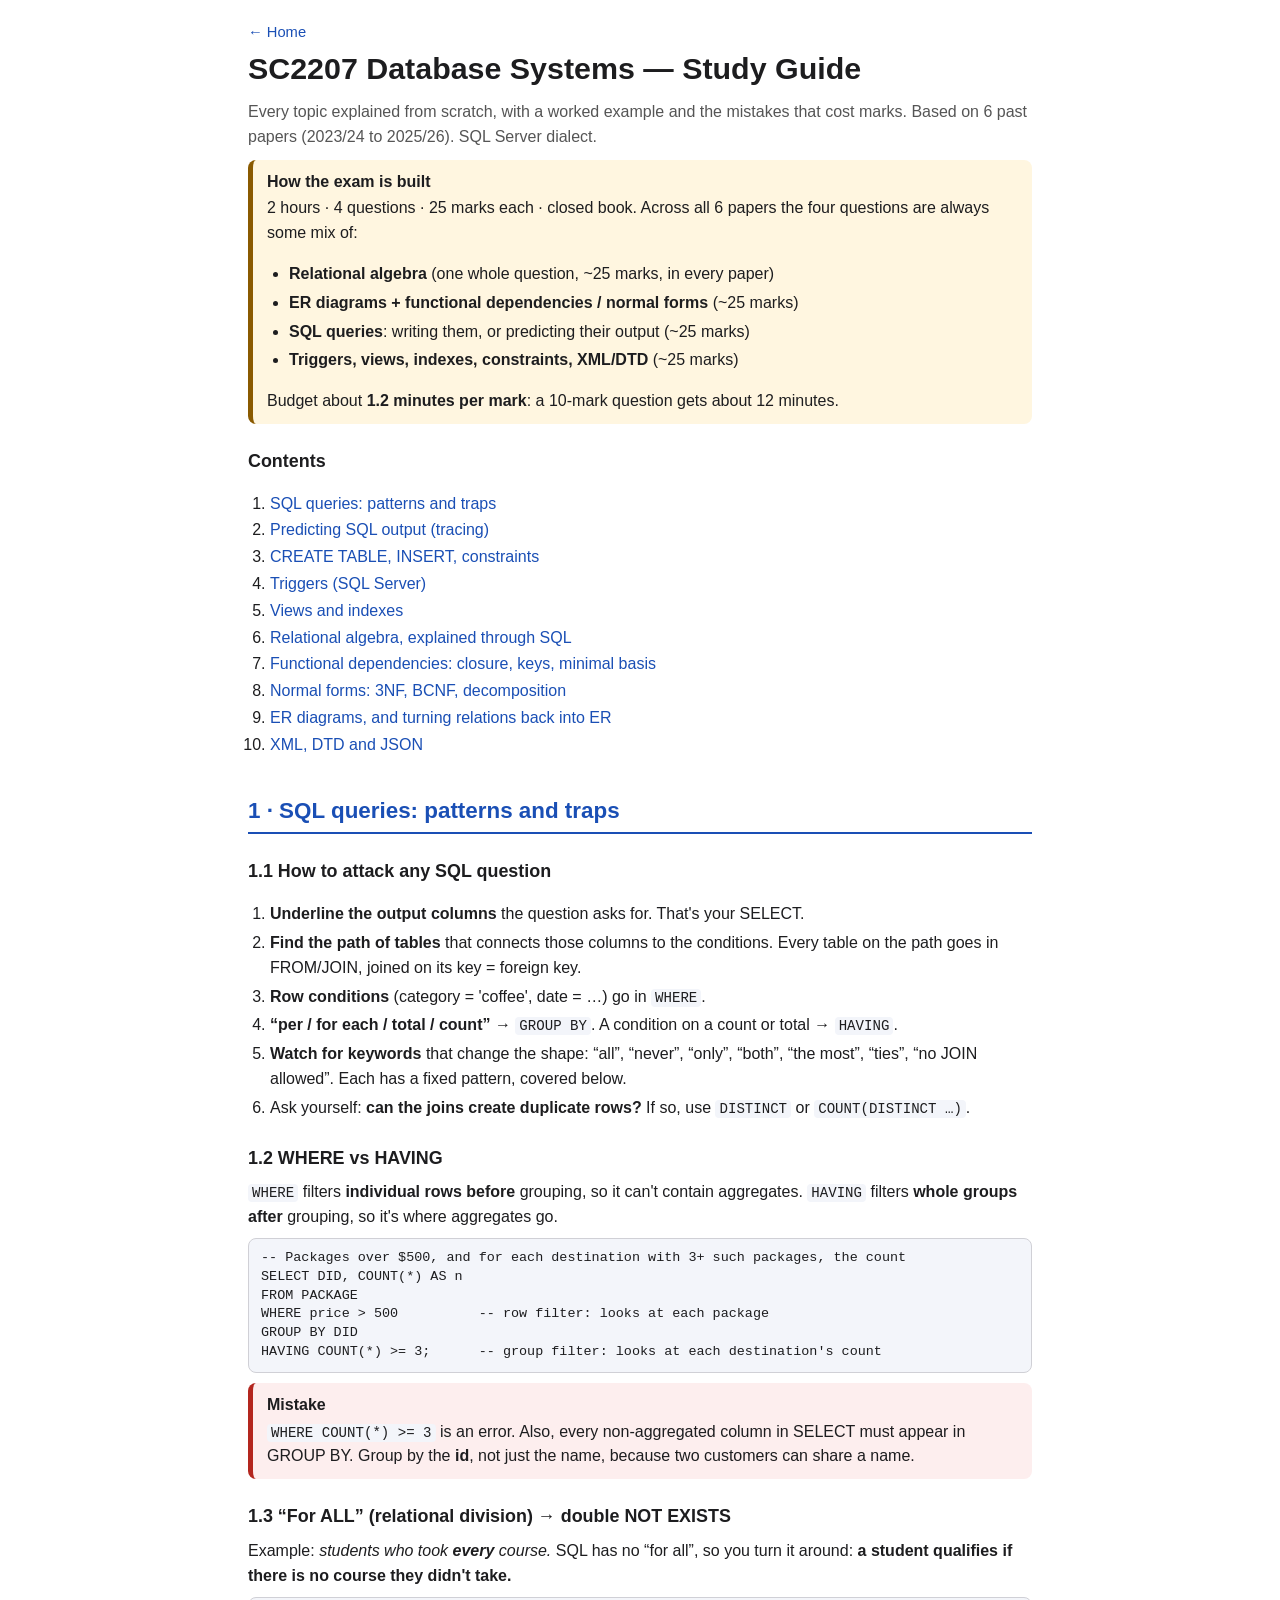
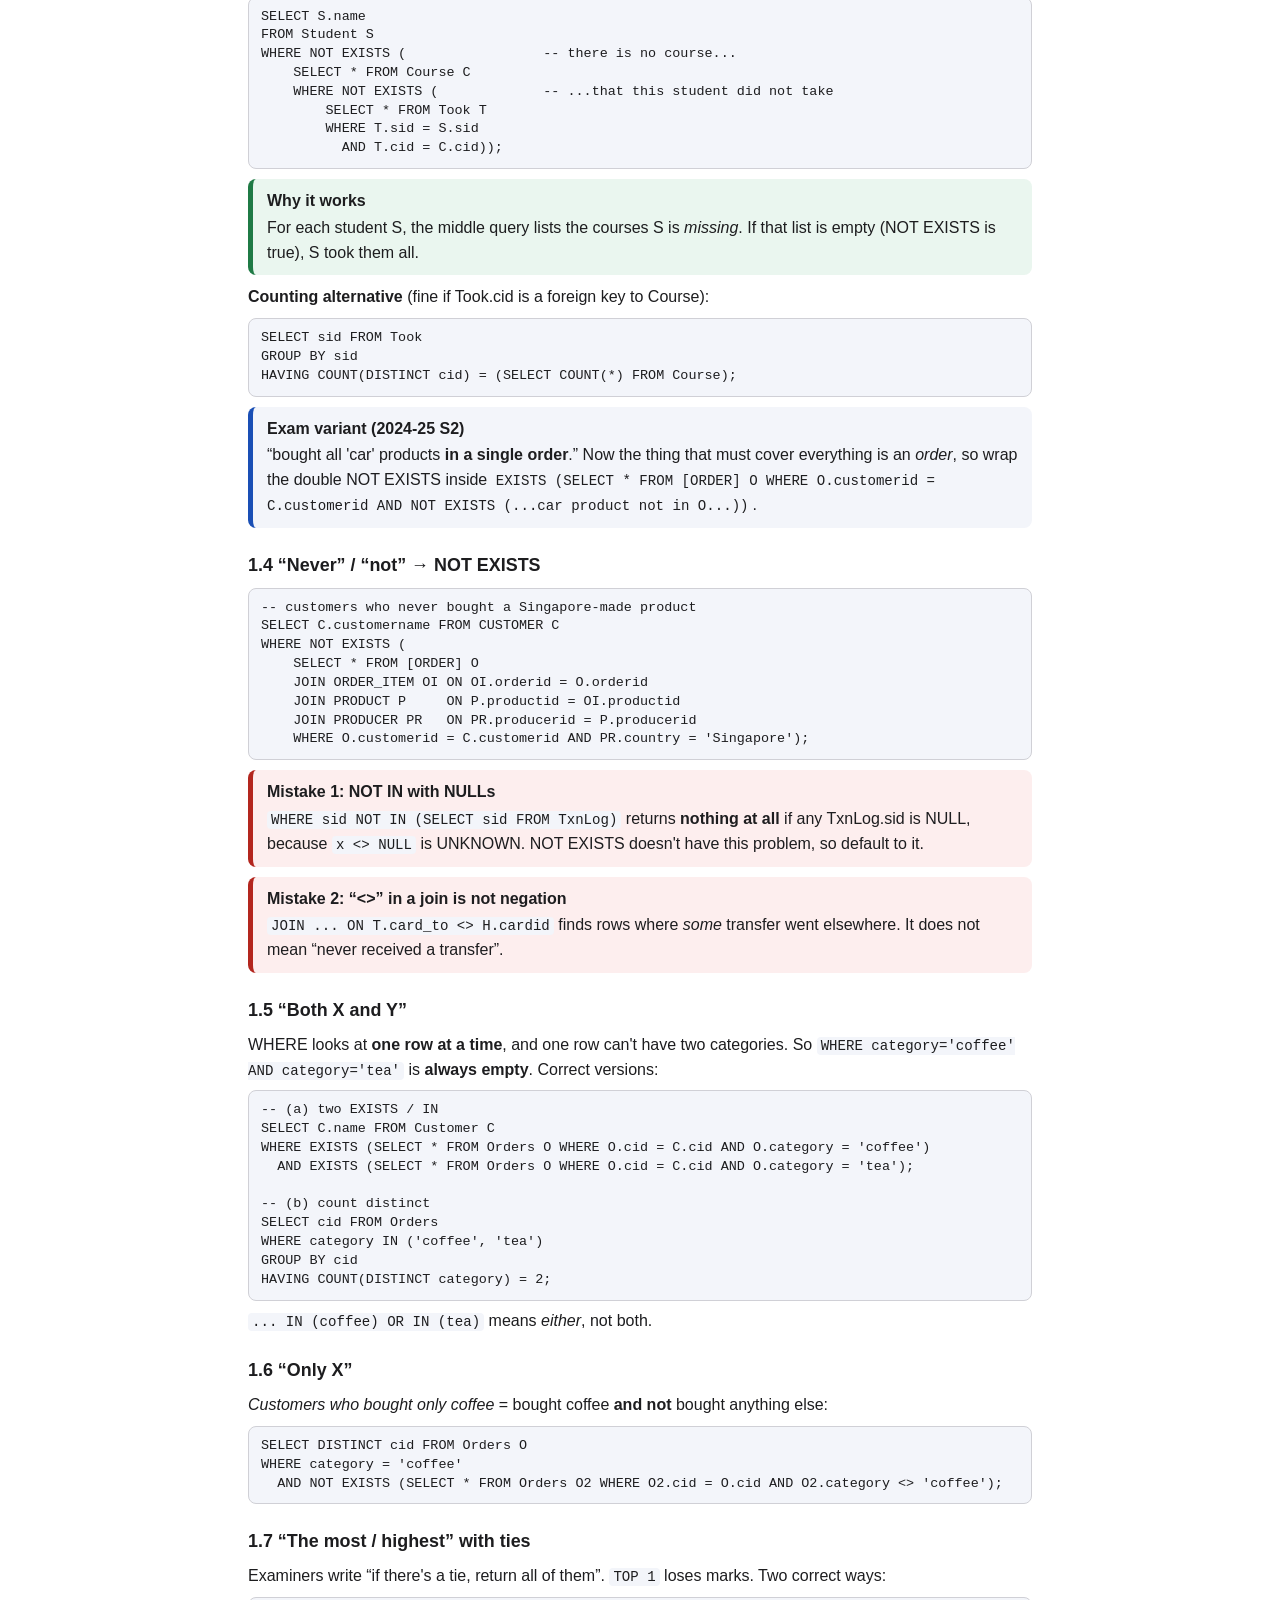
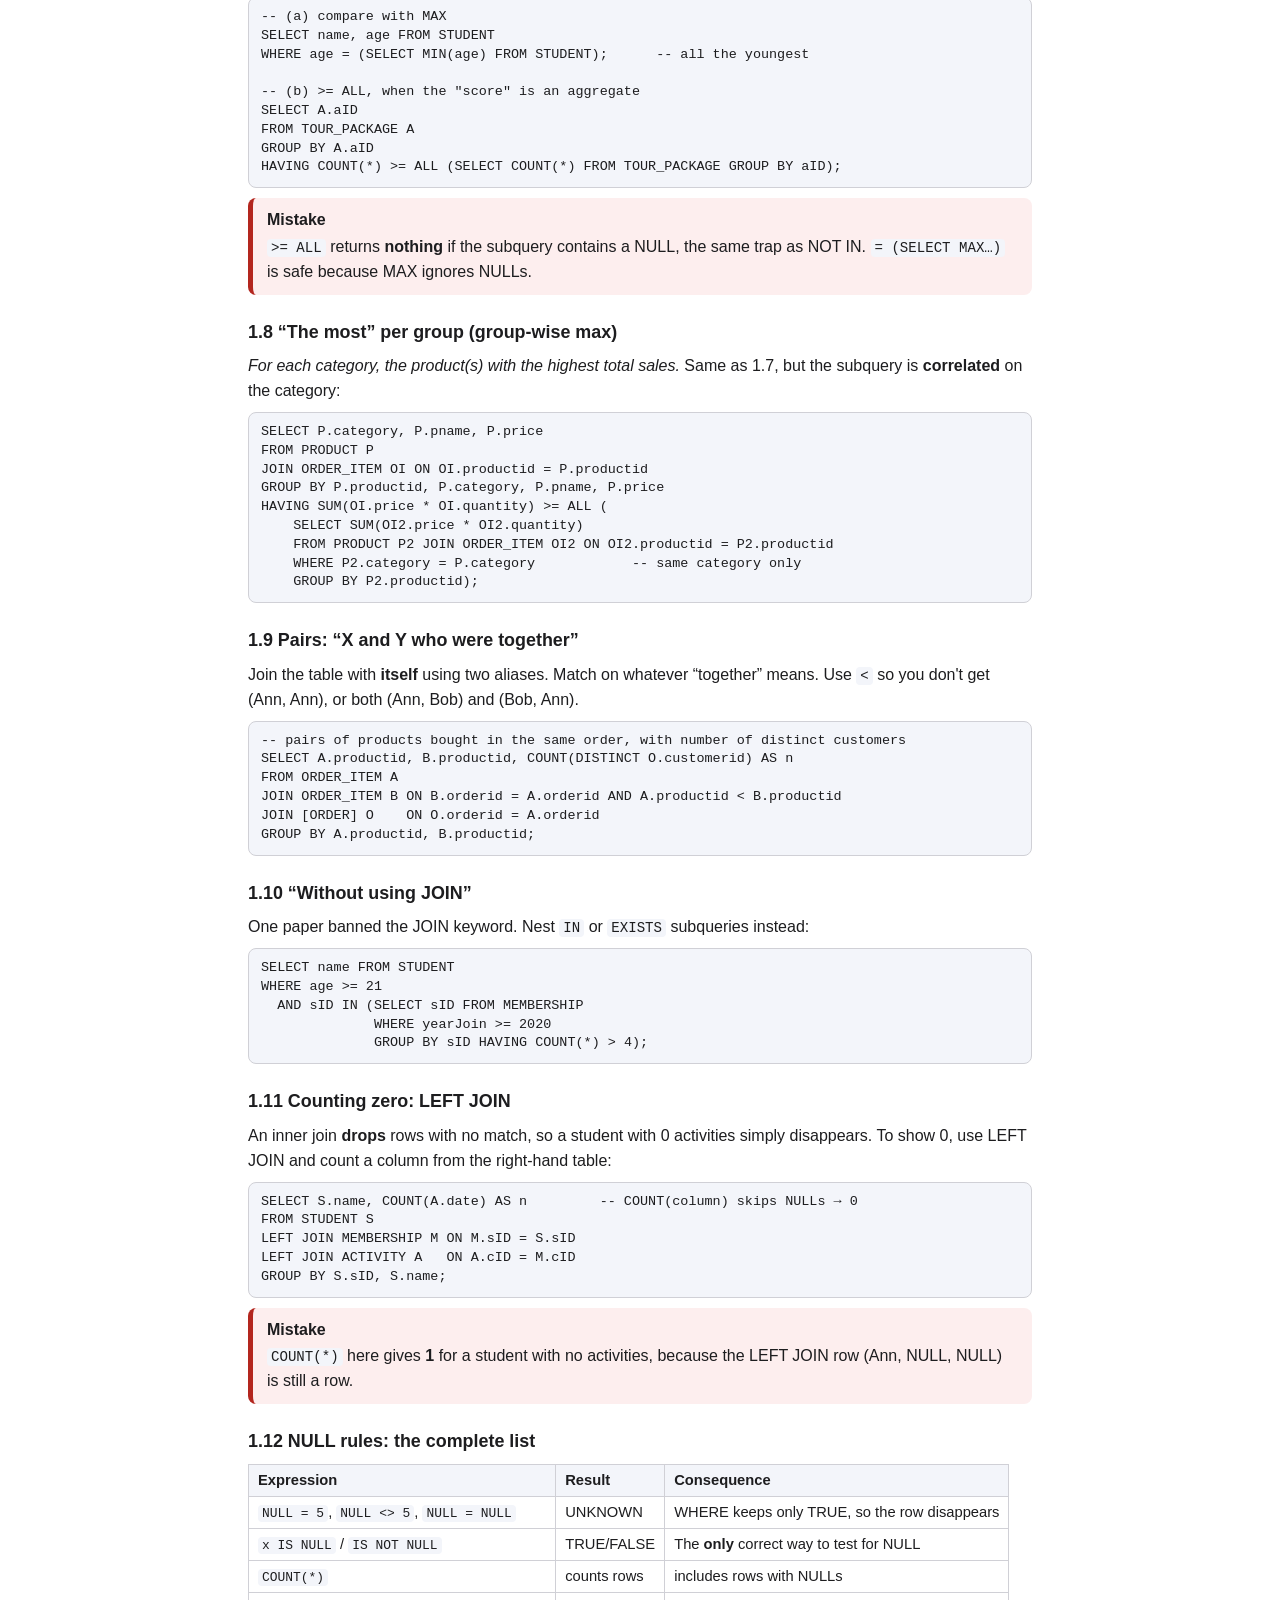
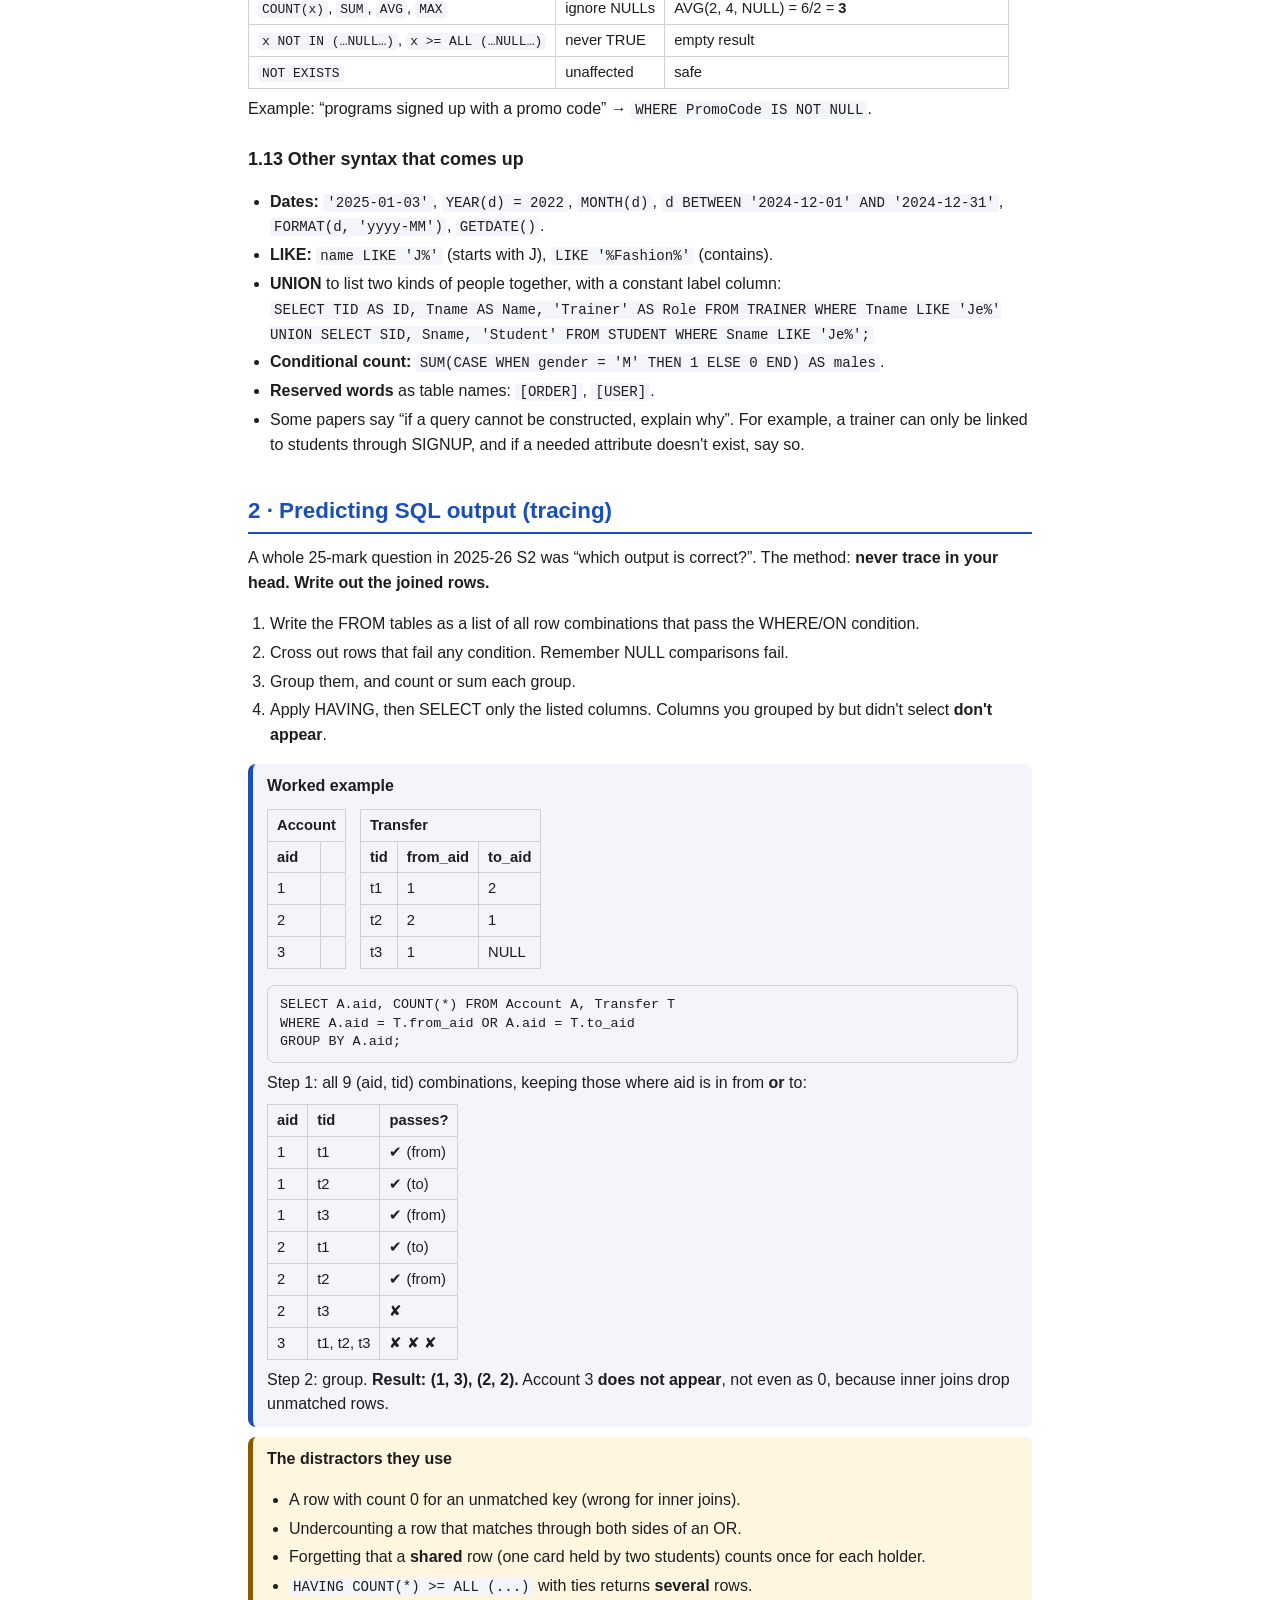
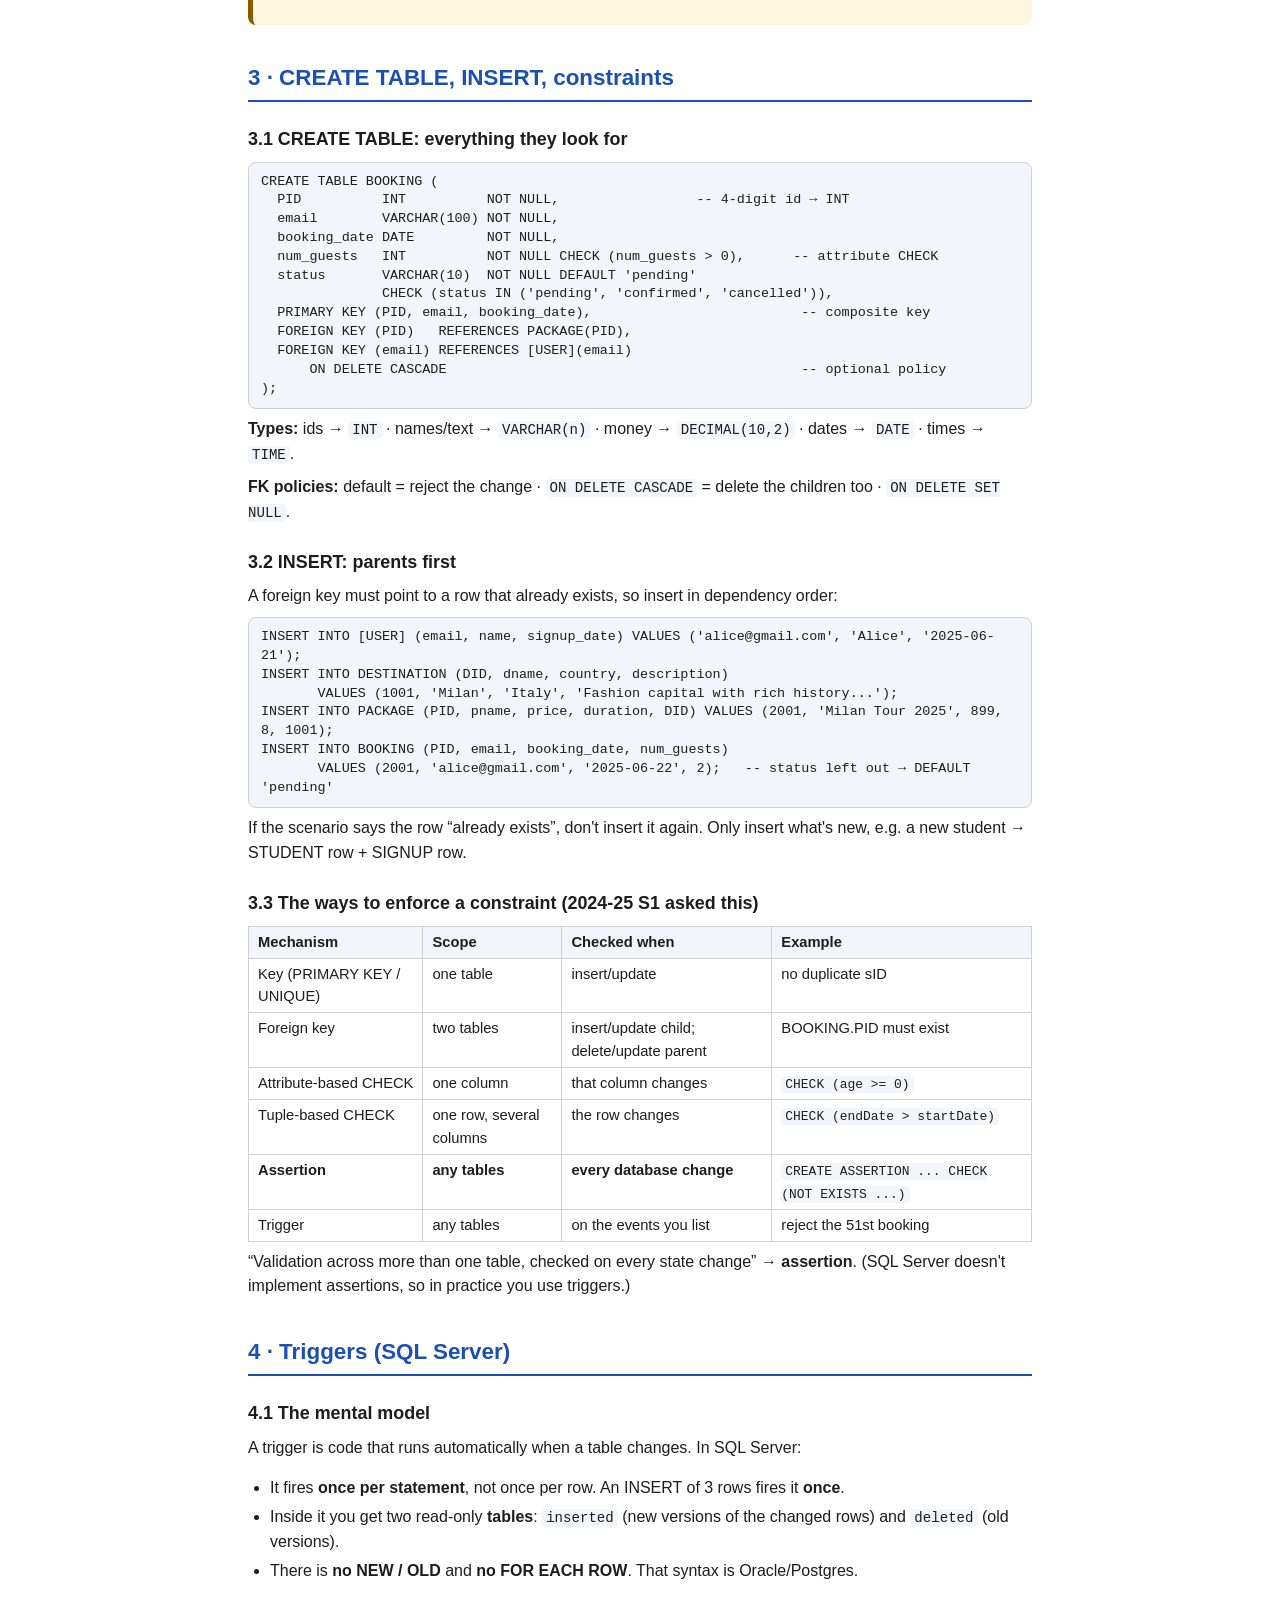
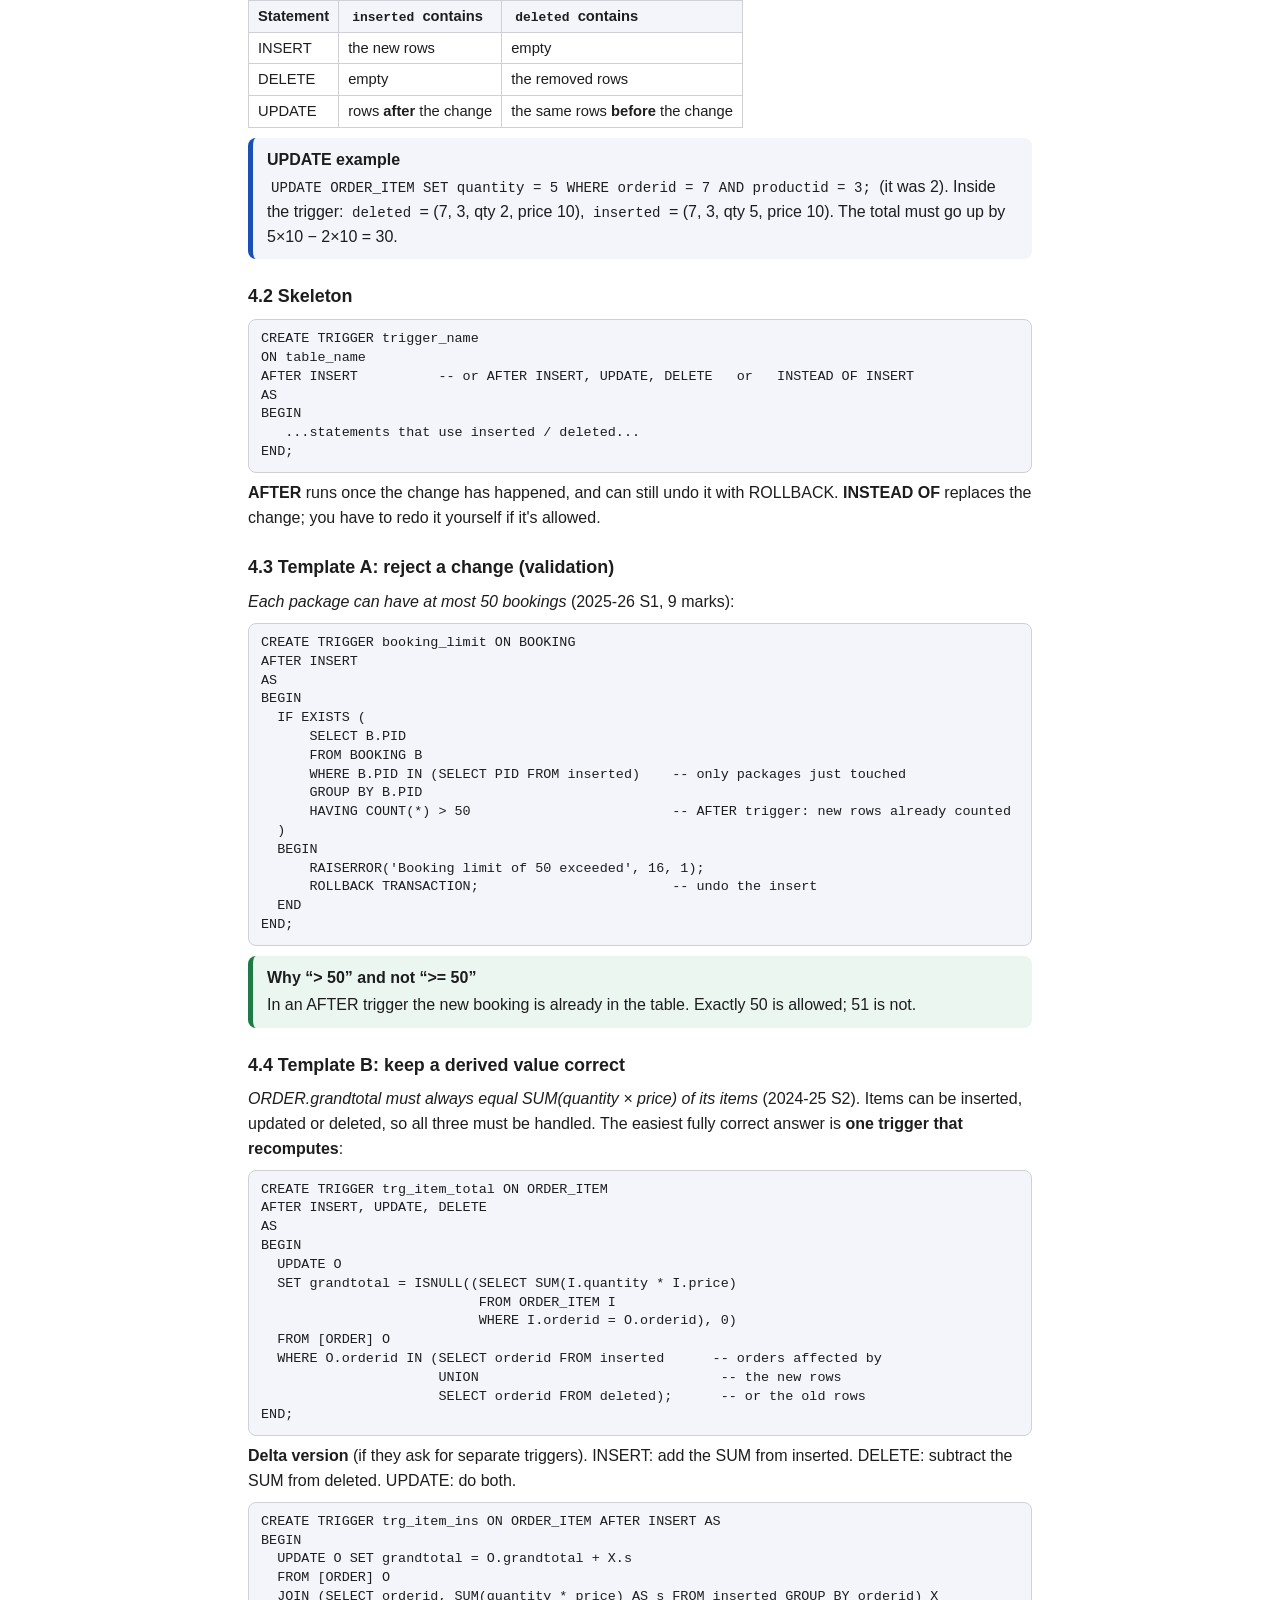
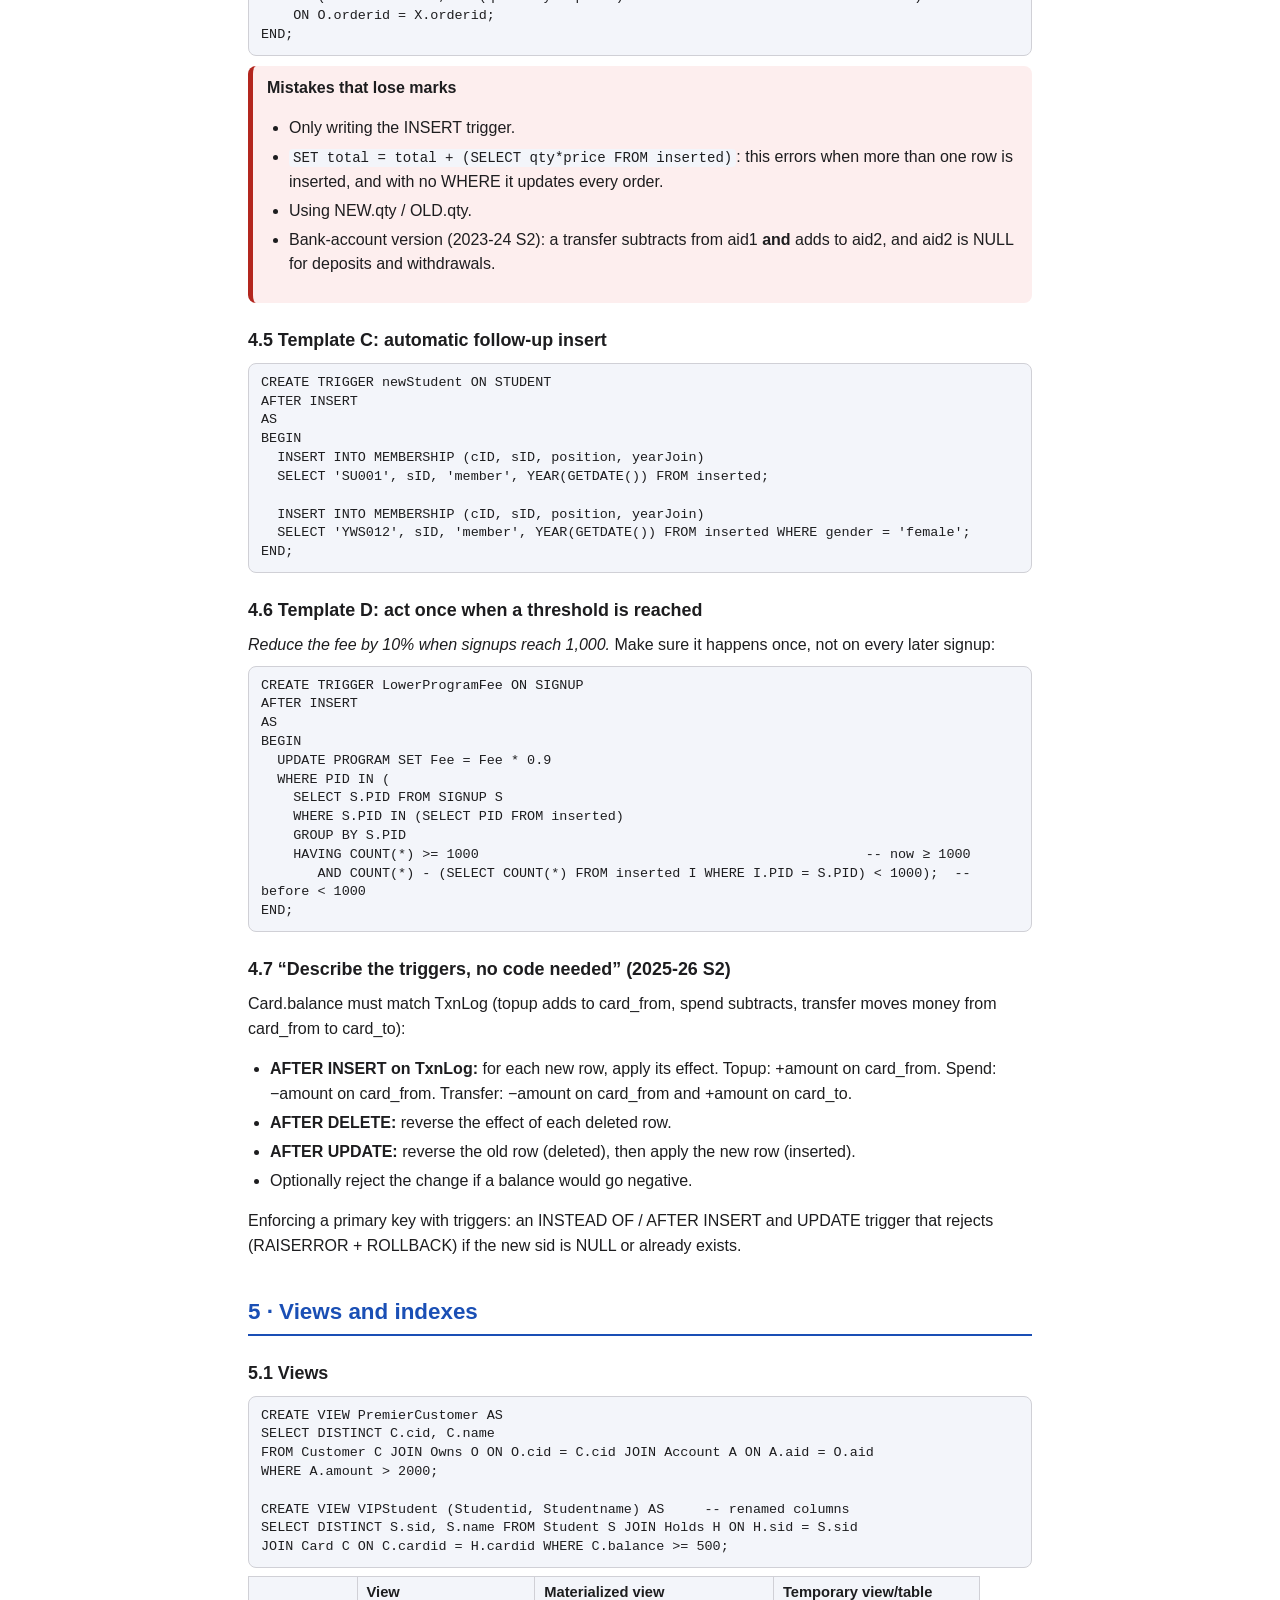
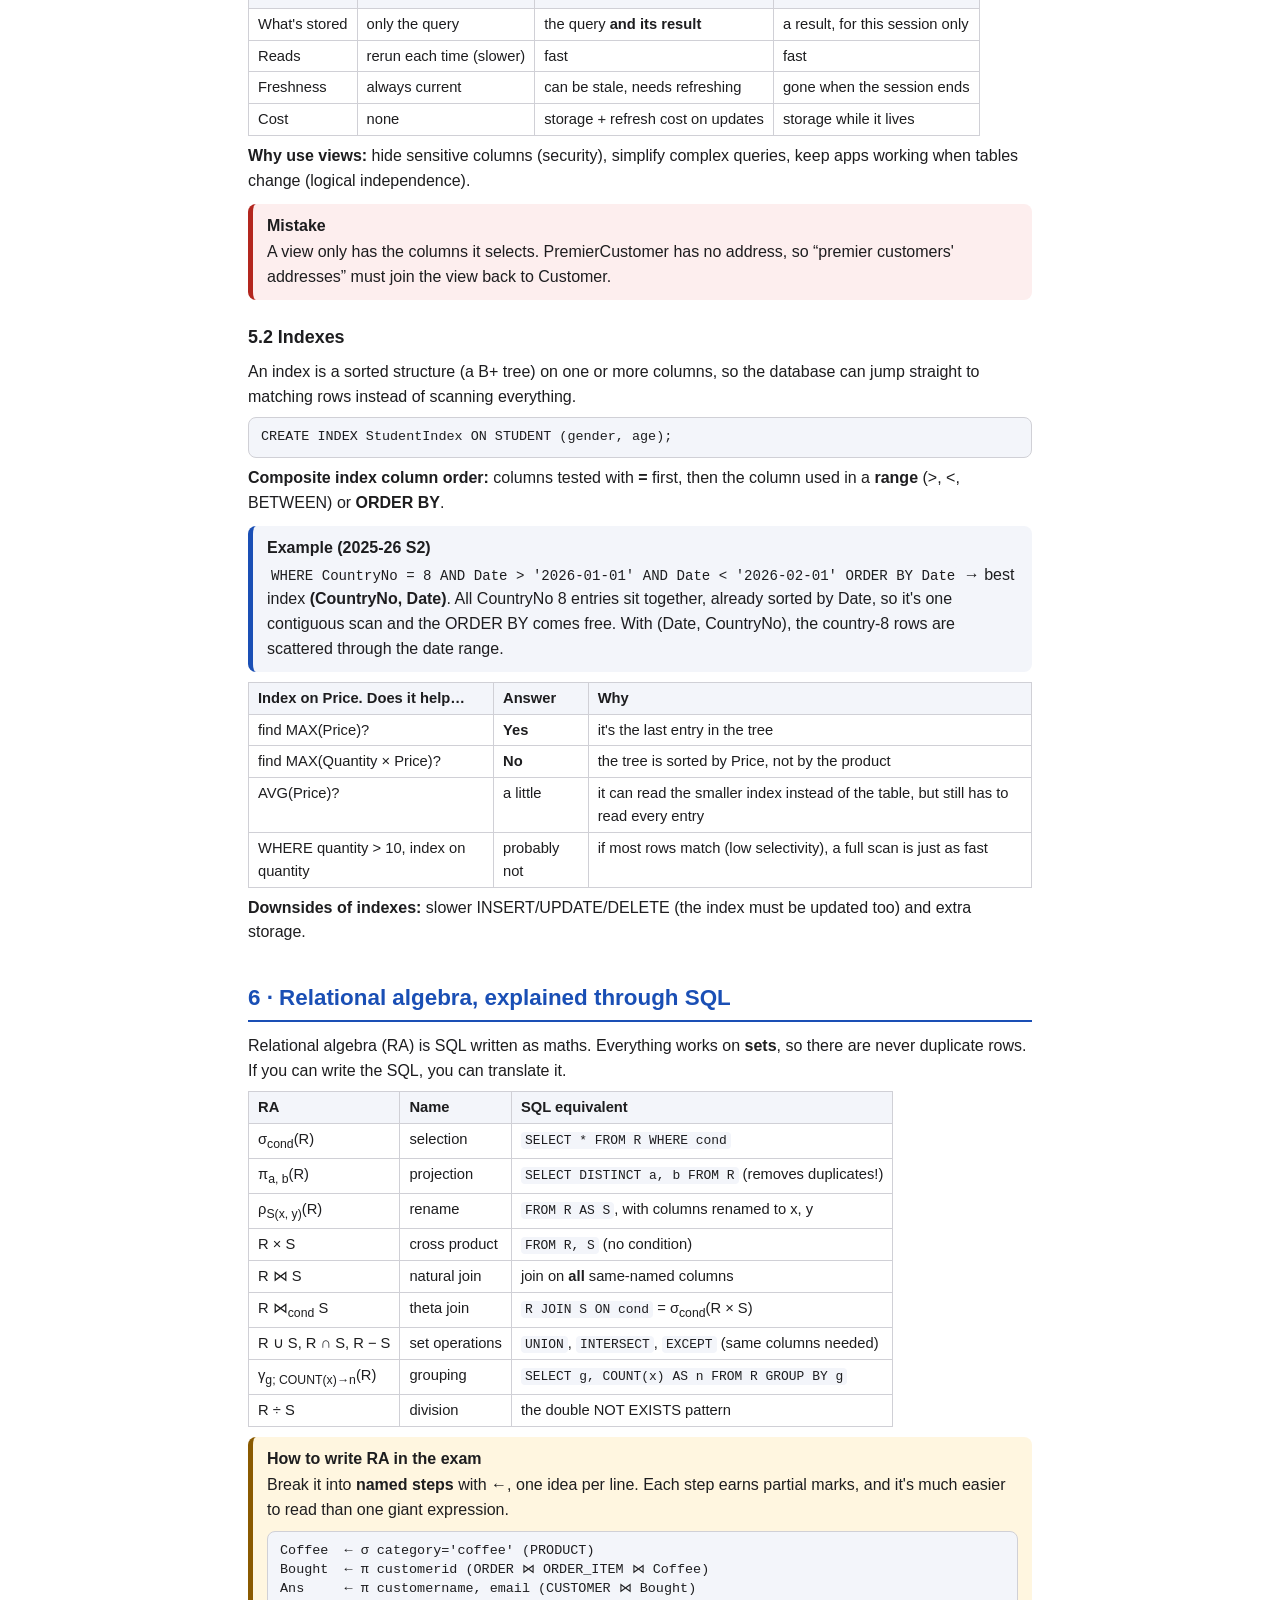
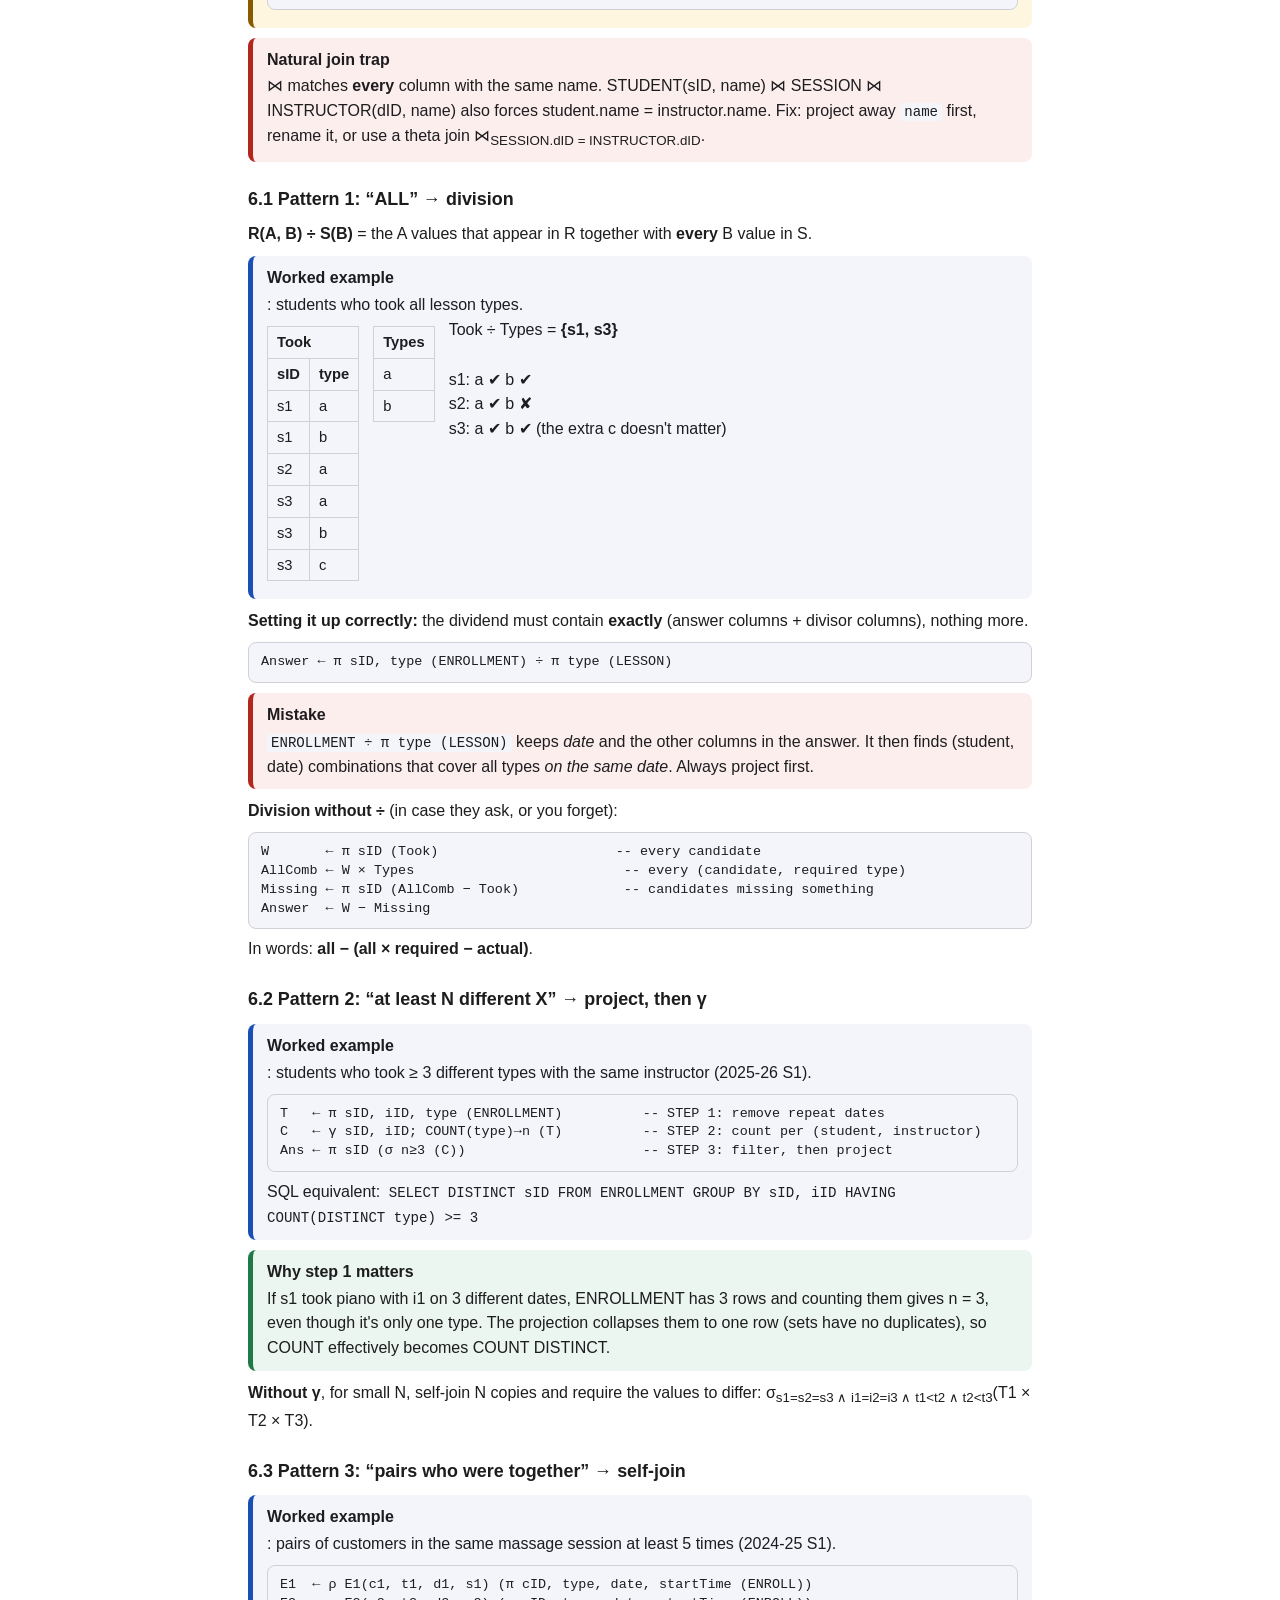
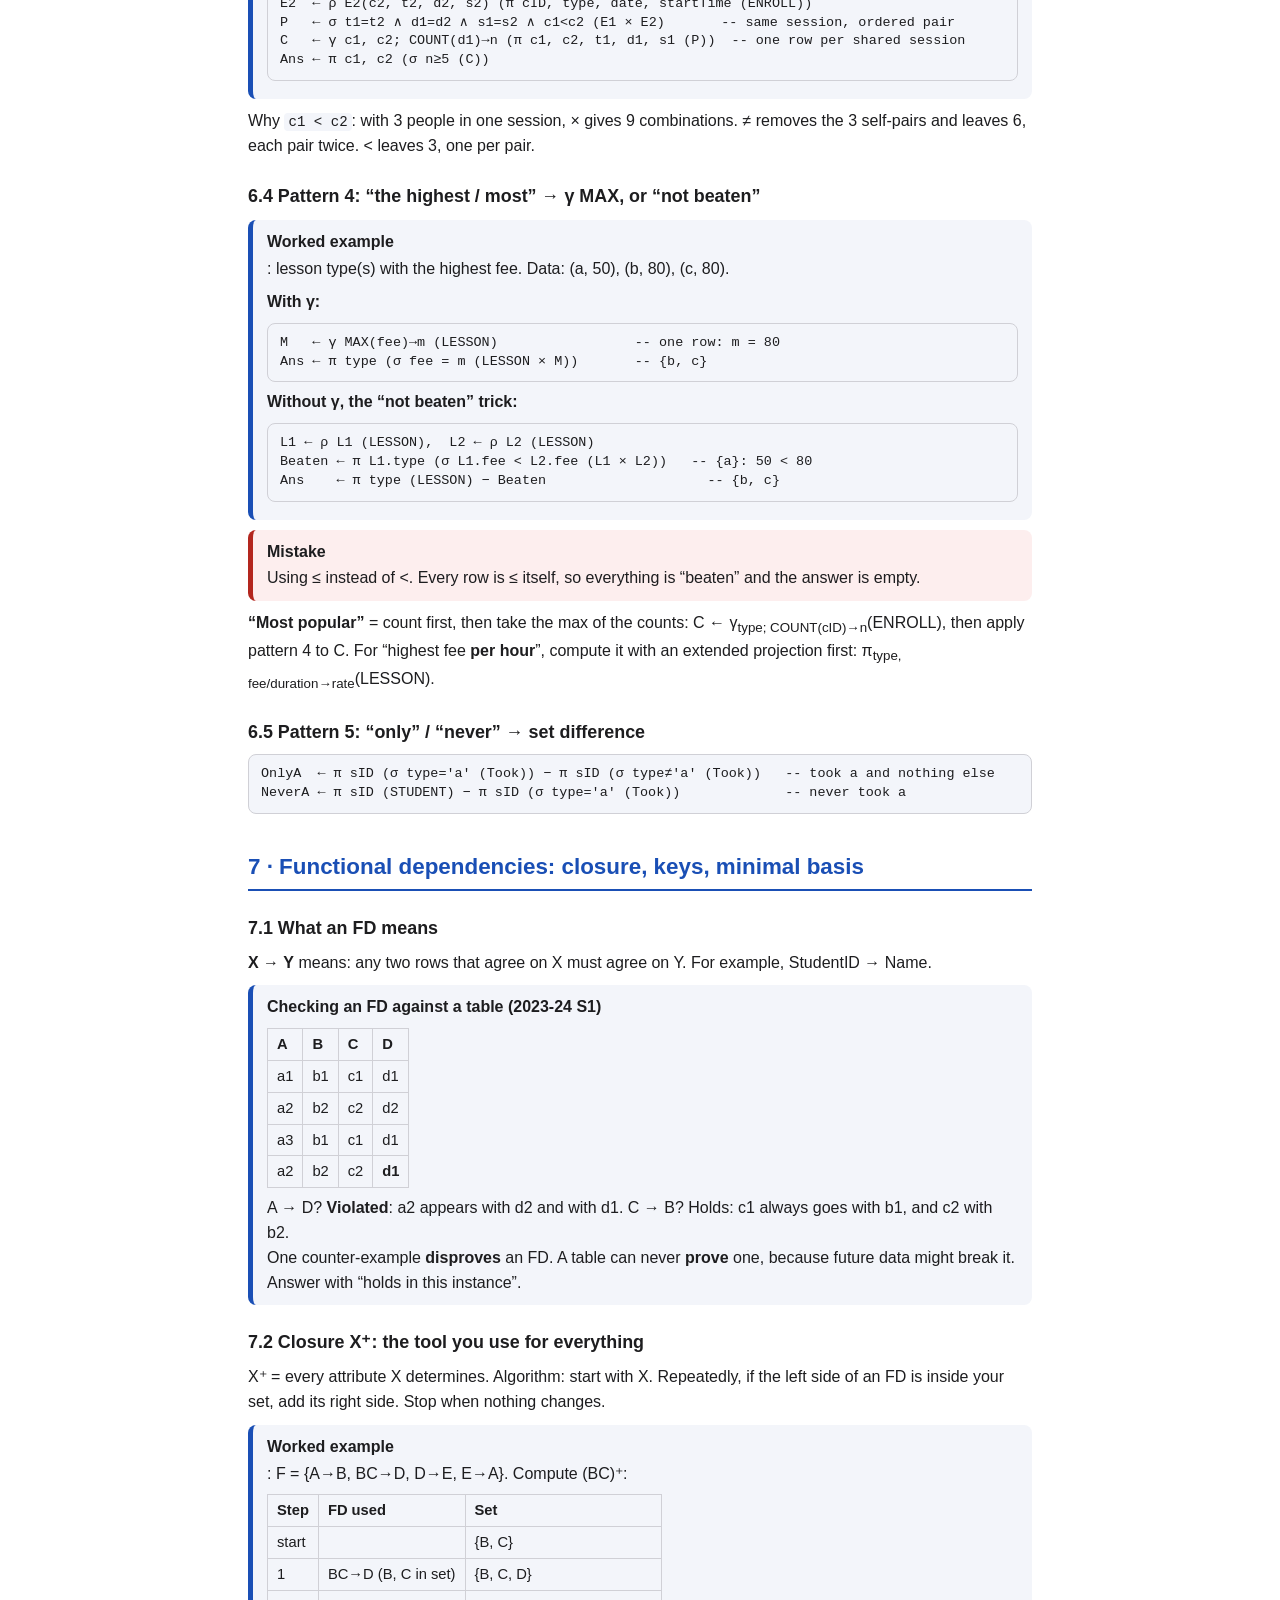
<file: guide.html>
<!DOCTYPE html>
<html lang="en">
<head>
<meta charset="UTF-8">
<meta name="viewport" content="width=device-width, initial-scale=1">
<title>SC2207 Study Guide — explained</title>
<style>
  :root { --text:#1d1d1f; --muted:#555; --line:#d0d0d6; --accent:#1a4fb5; --soft:#f3f5fa; --ok:#1f7a45; --okbg:#eaf6ef; --bad:#b3261e; --badbg:#fdeeee; --tip:#8a5a00; --tipbg:#fff6e0; }
  * { box-sizing:border-box; }
  body { margin:0; background:#fff; color:var(--text); font:16px/1.55 -apple-system, BlinkMacSystemFont, "Segoe UI", Roboto, sans-serif; }
  main { max-width:820px; margin:0 auto; padding:20px 18px 60px; }
  h1 { font-size:1.9rem; margin:0 0 4px; }
  h2 { font-size:1.4rem; color:var(--accent); border-bottom:2px solid var(--accent); padding-bottom:4px; margin:36px 0 12px; }
  h3 { font-size:1.12rem; margin:24px 0 8px; }
  h4 { font-size:1rem; margin:16px 0 6px; }
  p { margin:8px 0; }
  .sub { color:var(--muted); }
  code { font-family:ui-monospace, SFMono-Regular, Menlo, monospace; font-size:.88em; background:var(--soft); padding:1px 4px; border-radius:4px; }
  pre { font-family:ui-monospace, SFMono-Regular, Menlo, monospace; font-size:.84rem; line-height:1.4; background:var(--soft); border:1px solid var(--line); border-radius:8px; padding:10px 12px; overflow-x:auto; white-space:pre-wrap; margin:8px 0; }
  pre code { background:none; padding:0; }
  table { border-collapse:collapse; margin:8px 0; font-size:.92rem; }
  th, td { border:1px solid var(--line); padding:4px 9px; text-align:left; vertical-align:top; }
  th { background:var(--soft); }
  .row { display:flex; gap:14px; flex-wrap:wrap; align-items:flex-start; }
  .box { border-radius:8px; padding:10px 14px; margin:10px 0; border-left:5px solid; }
  .box > b:first-child { display:block; margin-bottom:2px; }
  .ex { background:var(--soft); border-color:var(--accent); }
  .why { background:var(--okbg); border-color:var(--ok); }
  .bad { background:var(--badbg); border-color:var(--bad); }
  .tip { background:var(--tipbg); border-color:var(--tip); }
  ol, ul { padding-left:22px; } li { margin:4px 0; }
  .toc a { color:var(--accent); text-decoration:none; }
  .toc li { margin:2px 0; }
  .home { color:var(--accent); text-decoration:none; font-size:.92rem; }
  .pb { break-before:page; }
  @page { size:A4; margin:13mm 12mm; }
  @media print {
    body { font-size:10.2pt; line-height:1.42; -webkit-print-color-adjust:exact; print-color-adjust:exact; }
    main { max-width:none; padding:0; }
    .home { display:none; }
    h2 { margin-top:0; }
    pre { font-size:8.3pt; }
    table { font-size:9pt; }
    .box, pre, table { break-inside:avoid; }
    h3, h4 { break-after:avoid; }
  }
</style>
</head>
<body>
<main>
<a class="home" href="./">← Home</a>
<h1>SC2207 Database Systems — Study Guide</h1>
<p class="sub">Every topic explained from scratch, with a worked example and the mistakes that cost marks. Based on 6 past papers (2023/24 to 2025/26). SQL Server dialect.</p>

<div class="box tip"><b>How the exam is built</b>
2 hours · 4 questions · 25 marks each · closed book. Across all 6 papers the four questions are always some mix of:
<ul>
<li><b>Relational algebra</b> (one whole question, ~25 marks, in every paper)</li>
<li><b>ER diagrams + functional dependencies / normal forms</b> (~25 marks)</li>
<li><b>SQL queries</b>: writing them, or predicting their output (~25 marks)</li>
<li><b>Triggers, views, indexes, constraints, XML/DTD</b> (~25 marks)</li>
</ul>
Budget about <b>1.2 minutes per mark</b>: a 10-mark question gets about 12 minutes.</div>

<h3>Contents</h3>
<ol class="toc">
<li><a href="#sql">SQL queries: patterns and traps</a></li>
<li><a href="#trace">Predicting SQL output (tracing)</a></li>
<li><a href="#ddl">CREATE TABLE, INSERT, constraints</a></li>
<li><a href="#trig">Triggers (SQL Server)</a></li>
<li><a href="#view">Views and indexes</a></li>
<li><a href="#ra">Relational algebra, explained through SQL</a></li>
<li><a href="#fd">Functional dependencies: closure, keys, minimal basis</a></li>
<li><a href="#nf">Normal forms: 3NF, BCNF, decomposition</a></li>
<li><a href="#er">ER diagrams, and turning relations back into ER</a></li>
<li><a href="#xml">XML, DTD and JSON</a></li>
</ol>

<!-- ======================================================= -->
<h2 id="sql" class="pb">1 · SQL queries: patterns and traps</h2>

<h3>1.1 How to attack any SQL question</h3>
<ol>
<li><b>Underline the output columns</b> the question asks for. That's your SELECT.</li>
<li><b>Find the path of tables</b> that connects those columns to the conditions. Every table on the path goes in FROM/JOIN, joined on its key = foreign key.</li>
<li><b>Row conditions</b> (category = 'coffee', date = …) go in <code>WHERE</code>.</li>
<li><b>“per / for each / total / count”</b> → <code>GROUP BY</code>. A condition on a count or total → <code>HAVING</code>.</li>
<li><b>Watch for keywords</b> that change the shape: “all”, “never”, “only”, “both”, “the most”, “ties”, “no JOIN allowed”. Each has a fixed pattern, covered below.</li>
<li>Ask yourself: <b>can the joins create duplicate rows?</b> If so, use <code>DISTINCT</code> or <code>COUNT(DISTINCT …)</code>.</li>
</ol>

<h3>1.2 WHERE vs HAVING</h3>
<p><code>WHERE</code> filters <b>individual rows before</b> grouping, so it can't contain aggregates. <code>HAVING</code> filters <b>whole groups after</b> grouping, so it's where aggregates go.</p>
<pre>-- Packages over $500, and for each destination with 3+ such packages, the count
SELECT DID, COUNT(*) AS n
FROM PACKAGE
WHERE price &gt; 500          -- row filter: looks at each package
GROUP BY DID
HAVING COUNT(*) &gt;= 3;      -- group filter: looks at each destination's count</pre>
<div class="box bad"><b>Mistake</b><code>WHERE COUNT(*) &gt;= 3</code> is an error. Also, every non-aggregated column in SELECT must appear in GROUP BY. Group by the <b>id</b>, not just the name, because two customers can share a name.</div>

<h3>1.3 “For ALL” (relational division) → double NOT EXISTS</h3>
<p>Example: <i>students who took <b>every</b> course.</i> SQL has no “for all”, so you turn it around: <b>a student qualifies if there is no course they didn't take.</b></p>
<pre>SELECT S.name
FROM Student S
WHERE NOT EXISTS (                 -- there is no course...
    SELECT * FROM Course C
    WHERE NOT EXISTS (             -- ...that this student did not take
        SELECT * FROM Took T
        WHERE T.sid = S.sid
          AND T.cid = C.cid));</pre>
<div class="box why"><b>Why it works</b>For each student S, the middle query lists the courses S is <i>missing</i>. If that list is empty (NOT EXISTS is true), S took them all.</div>
<p><b>Counting alternative</b> (fine if Took.cid is a foreign key to Course):</p>
<pre>SELECT sid FROM Took
GROUP BY sid
HAVING COUNT(DISTINCT cid) = (SELECT COUNT(*) FROM Course);</pre>
<div class="box ex"><b>Exam variant (2024-25 S2)</b>“bought all 'car' products <b>in a single order</b>.” Now the thing that must cover everything is an <i>order</i>, so wrap the double NOT EXISTS inside <code>EXISTS (SELECT * FROM [ORDER] O WHERE O.customerid = C.customerid AND NOT EXISTS (...car product not in O...))</code>.</div>

<h3>1.4 “Never” / “not” → NOT EXISTS</h3>
<pre>-- customers who never bought a Singapore-made product
SELECT C.customername FROM CUSTOMER C
WHERE NOT EXISTS (
    SELECT * FROM [ORDER] O
    JOIN ORDER_ITEM OI ON OI.orderid = O.orderid
    JOIN PRODUCT P     ON P.productid = OI.productid
    JOIN PRODUCER PR   ON PR.producerid = P.producerid
    WHERE O.customerid = C.customerid AND PR.country = 'Singapore');</pre>
<div class="box bad"><b>Mistake 1: NOT IN with NULLs</b><code>WHERE sid NOT IN (SELECT sid FROM TxnLog)</code> returns <b>nothing at all</b> if any TxnLog.sid is NULL, because <code>x &lt;&gt; NULL</code> is UNKNOWN. NOT EXISTS doesn't have this problem, so default to it.</div>
<div class="box bad"><b>Mistake 2: “&lt;&gt;” in a join is not negation</b><code>JOIN ... ON T.card_to &lt;&gt; H.cardid</code> finds rows where <i>some</i> transfer went elsewhere. It does not mean “never received a transfer”.</div>

<h3>1.5 “Both X and Y”</h3>
<p>WHERE looks at <b>one row at a time</b>, and one row can't have two categories. So <code>WHERE category='coffee' AND category='tea'</code> is <b>always empty</b>. Correct versions:</p>
<pre>-- (a) two EXISTS / IN
SELECT C.name FROM Customer C
WHERE EXISTS (SELECT * FROM Orders O WHERE O.cid = C.cid AND O.category = 'coffee')
  AND EXISTS (SELECT * FROM Orders O WHERE O.cid = C.cid AND O.category = 'tea');

-- (b) count distinct
SELECT cid FROM Orders
WHERE category IN ('coffee', 'tea')
GROUP BY cid
HAVING COUNT(DISTINCT category) = 2;</pre>
<p><code>... IN (coffee) OR IN (tea)</code> means <i>either</i>, not both.</p>

<h3>1.6 “Only X”</h3>
<p><i>Customers who bought only coffee</i> = bought coffee <b>and not</b> bought anything else:</p>
<pre>SELECT DISTINCT cid FROM Orders O
WHERE category = 'coffee'
  AND NOT EXISTS (SELECT * FROM Orders O2 WHERE O2.cid = O.cid AND O2.category &lt;&gt; 'coffee');</pre>

<h3>1.7 “The most / highest” with ties</h3>
<p>Examiners write “if there's a tie, return all of them”. <code>TOP 1</code> loses marks. Two correct ways:</p>
<pre>-- (a) compare with MAX
SELECT name, age FROM STUDENT
WHERE age = (SELECT MIN(age) FROM STUDENT);      -- all the youngest

-- (b) &gt;= ALL, when the "score" is an aggregate
SELECT A.aID
FROM TOUR_PACKAGE A
GROUP BY A.aID
HAVING COUNT(*) &gt;= ALL (SELECT COUNT(*) FROM TOUR_PACKAGE GROUP BY aID);</pre>
<div class="box bad"><b>Mistake</b><code>&gt;= ALL</code> returns <b>nothing</b> if the subquery contains a NULL, the same trap as NOT IN. <code>= (SELECT MAX…)</code> is safe because MAX ignores NULLs.</div>

<h3>1.8 “The most” per group (group-wise max)</h3>
<p><i>For each category, the product(s) with the highest total sales.</i> Same as 1.7, but the subquery is <b>correlated</b> on the category:</p>
<pre>SELECT P.category, P.pname, P.price
FROM PRODUCT P
JOIN ORDER_ITEM OI ON OI.productid = P.productid
GROUP BY P.productid, P.category, P.pname, P.price
HAVING SUM(OI.price * OI.quantity) &gt;= ALL (
    SELECT SUM(OI2.price * OI2.quantity)
    FROM PRODUCT P2 JOIN ORDER_ITEM OI2 ON OI2.productid = P2.productid
    WHERE P2.category = P.category            -- same category only
    GROUP BY P2.productid);</pre>

<h3>1.9 Pairs: “X and Y who were together”</h3>
<p>Join the table with <b>itself</b> using two aliases. Match on whatever “together” means. Use <code>&lt;</code> so you don't get (Ann, Ann), or both (Ann, Bob) and (Bob, Ann).</p>
<pre>-- pairs of products bought in the same order, with number of distinct customers
SELECT A.productid, B.productid, COUNT(DISTINCT O.customerid) AS n
FROM ORDER_ITEM A
JOIN ORDER_ITEM B ON B.orderid = A.orderid AND A.productid &lt; B.productid
JOIN [ORDER] O    ON O.orderid = A.orderid
GROUP BY A.productid, B.productid;</pre>

<h3>1.10 “Without using JOIN”</h3>
<p>One paper banned the JOIN keyword. Nest <code>IN</code> or <code>EXISTS</code> subqueries instead:</p>
<pre>SELECT name FROM STUDENT
WHERE age &gt;= 21
  AND sID IN (SELECT sID FROM MEMBERSHIP
              WHERE yearJoin &gt;= 2020
              GROUP BY sID HAVING COUNT(*) &gt; 4);</pre>

<h3>1.11 Counting zero: LEFT JOIN</h3>
<p>An inner join <b>drops</b> rows with no match, so a student with 0 activities simply disappears. To show 0, use LEFT JOIN and count a column from the right-hand table:</p>
<pre>SELECT S.name, COUNT(A.date) AS n         -- COUNT(column) skips NULLs → 0
FROM STUDENT S
LEFT JOIN MEMBERSHIP M ON M.sID = S.sID
LEFT JOIN ACTIVITY A   ON A.cID = M.cID
GROUP BY S.sID, S.name;</pre>
<div class="box bad"><b>Mistake</b><code>COUNT(*)</code> here gives <b>1</b> for a student with no activities, because the LEFT JOIN row (Ann, NULL, NULL) is still a row.</div>

<h3>1.12 NULL rules: the complete list</h3>
<table>
<tr><th>Expression</th><th>Result</th><th>Consequence</th></tr>
<tr><td><code>NULL = 5</code>, <code>NULL &lt;&gt; 5</code>, <code>NULL = NULL</code></td><td>UNKNOWN</td><td>WHERE keeps only TRUE, so the row disappears</td></tr>
<tr><td><code>x IS NULL</code> / <code>IS NOT NULL</code></td><td>TRUE/FALSE</td><td>The <b>only</b> correct way to test for NULL</td></tr>
<tr><td><code>COUNT(*)</code></td><td>counts rows</td><td>includes rows with NULLs</td></tr>
<tr><td><code>COUNT(x)</code>, <code>SUM</code>, <code>AVG</code>, <code>MAX</code></td><td>ignore NULLs</td><td>AVG(2, 4, NULL) = 6/2 = <b>3</b></td></tr>
<tr><td><code>x NOT IN (…NULL…)</code>, <code>x &gt;= ALL (…NULL…)</code></td><td>never TRUE</td><td>empty result</td></tr>
<tr><td><code>NOT EXISTS</code></td><td>unaffected</td><td>safe</td></tr>
</table>
<p>Example: “programs signed up with a promo code” → <code>WHERE PromoCode IS NOT NULL</code>.</p>

<h3>1.13 Other syntax that comes up</h3>
<ul>
<li><b>Dates:</b> <code>'2025-01-03'</code>, <code>YEAR(d) = 2022</code>, <code>MONTH(d)</code>, <code>d BETWEEN '2024-12-01' AND '2024-12-31'</code>, <code>FORMAT(d, 'yyyy-MM')</code>, <code>GETDATE()</code>.</li>
<li><b>LIKE:</b> <code>name LIKE 'J%'</code> (starts with J), <code>LIKE '%Fashion%'</code> (contains).</li>
<li><b>UNION</b> to list two kinds of people together, with a constant label column:<br><code>SELECT TID AS ID, Tname AS Name, 'Trainer' AS Role FROM TRAINER WHERE Tname LIKE 'Je%' UNION SELECT SID, Sname, 'Student' FROM STUDENT WHERE Sname LIKE 'Je%';</code></li>
<li><b>Conditional count:</b> <code>SUM(CASE WHEN gender = 'M' THEN 1 ELSE 0 END) AS males</code>.</li>
<li><b>Reserved words</b> as table names: <code>[ORDER]</code>, <code>[USER]</code>.</li>
<li>Some papers say “if a query cannot be constructed, explain why”. For example, a trainer can only be linked to students through SIGNUP, and if a needed attribute doesn't exist, say so.</li>
</ul>

<!-- ======================================================= -->
<h2 id="trace" class="pb">2 · Predicting SQL output (tracing)</h2>
<p>A whole 25-mark question in 2025-26 S2 was “which output is correct?”. The method: <b>never trace in your head. Write out the joined rows.</b></p>
<ol>
<li>Write the FROM tables as a list of all row combinations that pass the WHERE/ON condition.</li>
<li>Cross out rows that fail any condition. Remember NULL comparisons fail.</li>
<li>Group them, and count or sum each group.</li>
<li>Apply HAVING, then SELECT only the listed columns. Columns you grouped by but didn't select <b>don't appear</b>.</li>
</ol>
<div class="box ex"><b>Worked example</b>
<div class="row">
<table><tr><th colspan="2">Account</th></tr><tr><th>aid</th><th></th></tr><tr><td>1</td><td></td></tr><tr><td>2</td><td></td></tr><tr><td>3</td><td></td></tr></table>
<table><tr><th colspan="3">Transfer</th></tr><tr><th>tid</th><th>from_aid</th><th>to_aid</th></tr><tr><td>t1</td><td>1</td><td>2</td></tr><tr><td>t2</td><td>2</td><td>1</td></tr><tr><td>t3</td><td>1</td><td>NULL</td></tr></table>
</div>
<pre>SELECT A.aid, COUNT(*) FROM Account A, Transfer T
WHERE A.aid = T.from_aid OR A.aid = T.to_aid
GROUP BY A.aid;</pre>
Step 1: all 9 (aid, tid) combinations, keeping those where aid is in from <b>or</b> to:
<table><tr><th>aid</th><th>tid</th><th>passes?</th></tr>
<tr><td>1</td><td>t1</td><td>✔ (from)</td></tr><tr><td>1</td><td>t2</td><td>✔ (to)</td></tr><tr><td>1</td><td>t3</td><td>✔ (from)</td></tr>
<tr><td>2</td><td>t1</td><td>✔ (to)</td></tr><tr><td>2</td><td>t2</td><td>✔ (from)</td></tr><tr><td>2</td><td>t3</td><td>✘</td></tr>
<tr><td>3</td><td>t1, t2, t3</td><td>✘ ✘ ✘</td></tr></table>
Step 2: group. <b>Result: (1, 3), (2, 2).</b> Account 3 <b>does not appear</b>, not even as 0, because inner joins drop unmatched rows.</div>
<div class="box tip"><b>The distractors they use</b>
<ul><li>A row with count 0 for an unmatched key (wrong for inner joins).</li>
<li>Undercounting a row that matches through both sides of an OR.</li>
<li>Forgetting that a <b>shared</b> row (one card held by two students) counts once for each holder.</li>
<li><code>HAVING COUNT(*) &gt;= ALL (...)</code> with ties returns <b>several</b> rows.</li></ul></div>

<!-- ======================================================= -->
<h2 id="ddl" class="pb">3 · CREATE TABLE, INSERT, constraints</h2>
<h3>3.1 CREATE TABLE: everything they look for</h3>
<pre>CREATE TABLE BOOKING (
  PID          INT          NOT NULL,                 -- 4-digit id → INT
  email        VARCHAR(100) NOT NULL,
  booking_date DATE         NOT NULL,
  num_guests   INT          NOT NULL CHECK (num_guests &gt; 0),      -- attribute CHECK
  status       VARCHAR(10)  NOT NULL DEFAULT 'pending'
               CHECK (status IN ('pending', 'confirmed', 'cancelled')),
  PRIMARY KEY (PID, email, booking_date),                          -- composite key
  FOREIGN KEY (PID)   REFERENCES PACKAGE(PID),
  FOREIGN KEY (email) REFERENCES [USER](email)
      ON DELETE CASCADE                                            -- optional policy
);</pre>
<p><b>Types:</b> ids → <code>INT</code> · names/text → <code>VARCHAR(n)</code> · money → <code>DECIMAL(10,2)</code> · dates → <code>DATE</code> · times → <code>TIME</code>.</p>
<p><b>FK policies:</b> default = reject the change · <code>ON DELETE CASCADE</code> = delete the children too · <code>ON DELETE SET NULL</code>.</p>

<h3>3.2 INSERT: parents first</h3>
<p>A foreign key must point to a row that already exists, so insert in dependency order:</p>
<pre>INSERT INTO [USER] (email, name, signup_date) VALUES ('alice@gmail.com', 'Alice', '2025-06-21');
INSERT INTO DESTINATION (DID, dname, country, description)
       VALUES (1001, 'Milan', 'Italy', 'Fashion capital with rich history...');
INSERT INTO PACKAGE (PID, pname, price, duration, DID) VALUES (2001, 'Milan Tour 2025', 899, 8, 1001);
INSERT INTO BOOKING (PID, email, booking_date, num_guests)
       VALUES (2001, 'alice@gmail.com', '2025-06-22', 2);   -- status left out → DEFAULT 'pending'</pre>
<p>If the scenario says the row “already exists”, don't insert it again. Only insert what's new, e.g. a new student → STUDENT row + SIGNUP row.</p>

<h3>3.3 The ways to enforce a constraint (2024-25 S1 asked this)</h3>
<table>
<tr><th>Mechanism</th><th>Scope</th><th>Checked when</th><th>Example</th></tr>
<tr><td>Key (PRIMARY KEY / UNIQUE)</td><td>one table</td><td>insert/update</td><td>no duplicate sID</td></tr>
<tr><td>Foreign key</td><td>two tables</td><td>insert/update child; delete/update parent</td><td>BOOKING.PID must exist</td></tr>
<tr><td>Attribute-based CHECK</td><td>one column</td><td>that column changes</td><td><code>CHECK (age &gt;= 0)</code></td></tr>
<tr><td>Tuple-based CHECK</td><td>one row, several columns</td><td>the row changes</td><td><code>CHECK (endDate &gt; startDate)</code></td></tr>
<tr><td><b>Assertion</b></td><td><b>any tables</b></td><td><b>every database change</b></td><td><code>CREATE ASSERTION ... CHECK (NOT EXISTS ...)</code></td></tr>
<tr><td>Trigger</td><td>any tables</td><td>on the events you list</td><td>reject the 51st booking</td></tr>
</table>
<p>“Validation across more than one table, checked on every state change” → <b>assertion</b>. (SQL Server doesn't implement assertions, so in practice you use triggers.)</p>

<!-- ======================================================= -->
<h2 id="trig" class="pb">4 · Triggers (SQL Server)</h2>
<h3>4.1 The mental model</h3>
<p>A trigger is code that runs automatically when a table changes. In SQL Server:</p>
<ul>
<li>It fires <b>once per statement</b>, not once per row. An INSERT of 3 rows fires it <b>once</b>.</li>
<li>Inside it you get two read-only <b>tables</b>: <code>inserted</code> (new versions of the changed rows) and <code>deleted</code> (old versions).</li>
<li>There is <b>no NEW / OLD</b> and <b>no FOR EACH ROW</b>. That syntax is Oracle/Postgres.</li>
</ul>
<table>
<tr><th>Statement</th><th><code>inserted</code> contains</th><th><code>deleted</code> contains</th></tr>
<tr><td>INSERT</td><td>the new rows</td><td>empty</td></tr>
<tr><td>DELETE</td><td>empty</td><td>the removed rows</td></tr>
<tr><td>UPDATE</td><td>rows <b>after</b> the change</td><td>the same rows <b>before</b> the change</td></tr>
</table>
<div class="box ex"><b>UPDATE example</b><code>UPDATE ORDER_ITEM SET quantity = 5 WHERE orderid = 7 AND productid = 3;</code> (it was 2). Inside the trigger: <code>deleted</code> = (7, 3, qty 2, price 10), <code>inserted</code> = (7, 3, qty 5, price 10). The total must go up by 5×10 − 2×10 = 30.</div>

<h3>4.2 Skeleton</h3>
<pre>CREATE TRIGGER trigger_name
ON table_name
AFTER INSERT          -- or AFTER INSERT, UPDATE, DELETE   or   INSTEAD OF INSERT
AS
BEGIN
   ...statements that use inserted / deleted...
END;</pre>
<p><b>AFTER</b> runs once the change has happened, and can still undo it with ROLLBACK. <b>INSTEAD OF</b> replaces the change; you have to redo it yourself if it's allowed.</p>

<h3>4.3 Template A: reject a change (validation)</h3>
<p><i>Each package can have at most 50 bookings</i> (2025-26 S1, 9 marks):</p>
<pre>CREATE TRIGGER booking_limit ON BOOKING
AFTER INSERT
AS
BEGIN
  IF EXISTS (
      SELECT B.PID
      FROM BOOKING B
      WHERE B.PID IN (SELECT PID FROM inserted)    -- only packages just touched
      GROUP BY B.PID
      HAVING COUNT(*) &gt; 50                         -- AFTER trigger: new rows already counted
  )
  BEGIN
      RAISERROR('Booking limit of 50 exceeded', 16, 1);
      ROLLBACK TRANSACTION;                        -- undo the insert
  END
END;</pre>
<div class="box why"><b>Why “&gt; 50” and not “&gt;= 50”</b>In an AFTER trigger the new booking is already in the table. Exactly 50 is allowed; 51 is not.</div>

<h3>4.4 Template B: keep a derived value correct</h3>
<p><i>ORDER.grandtotal must always equal SUM(quantity × price) of its items</i> (2024-25 S2). Items can be inserted, updated or deleted, so all three must be handled. The easiest fully correct answer is <b>one trigger that recomputes</b>:</p>
<pre>CREATE TRIGGER trg_item_total ON ORDER_ITEM
AFTER INSERT, UPDATE, DELETE
AS
BEGIN
  UPDATE O
  SET grandtotal = ISNULL((SELECT SUM(I.quantity * I.price)
                           FROM ORDER_ITEM I
                           WHERE I.orderid = O.orderid), 0)
  FROM [ORDER] O
  WHERE O.orderid IN (SELECT orderid FROM inserted      -- orders affected by
                      UNION                              -- the new rows
                      SELECT orderid FROM deleted);      -- or the old rows
END;</pre>
<p><b>Delta version</b> (if they ask for separate triggers). INSERT: add the SUM from inserted. DELETE: subtract the SUM from deleted. UPDATE: do both.</p>
<pre>CREATE TRIGGER trg_item_ins ON ORDER_ITEM AFTER INSERT AS
BEGIN
  UPDATE O SET grandtotal = O.grandtotal + X.s
  FROM [ORDER] O
  JOIN (SELECT orderid, SUM(quantity * price) AS s FROM inserted GROUP BY orderid) X
    ON O.orderid = X.orderid;
END;</pre>
<div class="box bad"><b>Mistakes that lose marks</b>
<ul><li>Only writing the INSERT trigger.</li>
<li><code>SET total = total + (SELECT qty*price FROM inserted)</code>: this errors when more than one row is inserted, and with no WHERE it updates every order.</li>
<li>Using NEW.qty / OLD.qty.</li>
<li>Bank-account version (2023-24 S2): a transfer subtracts from aid1 <b>and</b> adds to aid2, and aid2 is NULL for deposits and withdrawals.</li></ul></div>

<h3>4.5 Template C: automatic follow-up insert</h3>
<pre>CREATE TRIGGER newStudent ON STUDENT
AFTER INSERT
AS
BEGIN
  INSERT INTO MEMBERSHIP (cID, sID, position, yearJoin)
  SELECT 'SU001', sID, 'member', YEAR(GETDATE()) FROM inserted;

  INSERT INTO MEMBERSHIP (cID, sID, position, yearJoin)
  SELECT 'YWS012', sID, 'member', YEAR(GETDATE()) FROM inserted WHERE gender = 'female';
END;</pre>

<h3>4.6 Template D: act once when a threshold is reached</h3>
<p><i>Reduce the fee by 10% when signups reach 1,000.</i> Make sure it happens once, not on every later signup:</p>
<pre>CREATE TRIGGER LowerProgramFee ON SIGNUP
AFTER INSERT
AS
BEGIN
  UPDATE PROGRAM SET Fee = Fee * 0.9
  WHERE PID IN (
    SELECT S.PID FROM SIGNUP S
    WHERE S.PID IN (SELECT PID FROM inserted)
    GROUP BY S.PID
    HAVING COUNT(*) &gt;= 1000                                                -- now ≥ 1000
       AND COUNT(*) - (SELECT COUNT(*) FROM inserted I WHERE I.PID = S.PID) &lt; 1000);  -- before &lt; 1000
END;</pre>

<h3>4.7 “Describe the triggers, no code needed” (2025-26 S2)</h3>
<p>Card.balance must match TxnLog (topup adds to card_from, spend subtracts, transfer moves money from card_from to card_to):</p>
<ul>
<li><b>AFTER INSERT on TxnLog:</b> for each new row, apply its effect. Topup: +amount on card_from. Spend: −amount on card_from. Transfer: −amount on card_from and +amount on card_to.</li>
<li><b>AFTER DELETE:</b> reverse the effect of each deleted row.</li>
<li><b>AFTER UPDATE:</b> reverse the old row (deleted), then apply the new row (inserted).</li>
<li>Optionally reject the change if a balance would go negative.</li>
</ul>
<p>Enforcing a primary key with triggers: an INSTEAD OF / AFTER INSERT and UPDATE trigger that rejects (RAISERROR + ROLLBACK) if the new sid is NULL or already exists.</p>

<!-- ======================================================= -->
<h2 id="view" class="pb">5 · Views and indexes</h2>
<h3>5.1 Views</h3>
<pre>CREATE VIEW PremierCustomer AS
SELECT DISTINCT C.cid, C.name
FROM Customer C JOIN Owns O ON O.cid = C.cid JOIN Account A ON A.aid = O.aid
WHERE A.amount &gt; 2000;

CREATE VIEW VIPStudent (Studentid, Studentname) AS     -- renamed columns
SELECT DISTINCT S.sid, S.name FROM Student S JOIN Holds H ON H.sid = S.sid
JOIN Card C ON C.cardid = H.cardid WHERE C.balance &gt;= 500;</pre>
<table>
<tr><th></th><th>View</th><th>Materialized view</th><th>Temporary view/table</th></tr>
<tr><td>What's stored</td><td>only the query</td><td>the query <b>and its result</b></td><td>a result, for this session only</td></tr>
<tr><td>Reads</td><td>rerun each time (slower)</td><td>fast</td><td>fast</td></tr>
<tr><td>Freshness</td><td>always current</td><td>can be stale, needs refreshing</td><td>gone when the session ends</td></tr>
<tr><td>Cost</td><td>none</td><td>storage + refresh cost on updates</td><td>storage while it lives</td></tr>
</table>
<p><b>Why use views:</b> hide sensitive columns (security), simplify complex queries, keep apps working when tables change (logical independence).</p>
<div class="box bad"><b>Mistake</b>A view only has the columns it selects. PremierCustomer has no address, so “premier customers' addresses” must join the view back to Customer.</div>

<h3>5.2 Indexes</h3>
<p>An index is a sorted structure (a B+ tree) on one or more columns, so the database can jump straight to matching rows instead of scanning everything.</p>
<pre>CREATE INDEX StudentIndex ON STUDENT (gender, age);</pre>
<p><b>Composite index column order:</b> columns tested with <b>=</b> first, then the column used in a <b>range</b> (&gt;, &lt;, BETWEEN) or <b>ORDER BY</b>.</p>
<div class="box ex"><b>Example (2025-26 S2)</b><code>WHERE CountryNo = 8 AND Date &gt; '2026-01-01' AND Date &lt; '2026-02-01' ORDER BY Date</code> → best index <b>(CountryNo, Date)</b>. All CountryNo 8 entries sit together, already sorted by Date, so it's one contiguous scan and the ORDER BY comes free. With (Date, CountryNo), the country-8 rows are scattered through the date range.</div>
<table>
<tr><th>Index on Price. Does it help…</th><th>Answer</th><th>Why</th></tr>
<tr><td>find MAX(Price)?</td><td><b>Yes</b></td><td>it's the last entry in the tree</td></tr>
<tr><td>find MAX(Quantity × Price)?</td><td><b>No</b></td><td>the tree is sorted by Price, not by the product</td></tr>
<tr><td>AVG(Price)?</td><td>a little</td><td>it can read the smaller index instead of the table, but still has to read every entry</td></tr>
<tr><td>WHERE quantity &gt; 10, index on quantity</td><td>probably not</td><td>if most rows match (low selectivity), a full scan is just as fast</td></tr>
</table>
<p><b>Downsides of indexes:</b> slower INSERT/UPDATE/DELETE (the index must be updated too) and extra storage.</p>

<!-- ======================================================= -->
<h2 id="ra" class="pb">6 · Relational algebra, explained through SQL</h2>
<p>Relational algebra (RA) is SQL written as maths. Everything works on <b>sets</b>, so there are never duplicate rows. If you can write the SQL, you can translate it.</p>
<table>
<tr><th>RA</th><th>Name</th><th>SQL equivalent</th></tr>
<tr><td>σ<sub>cond</sub>(R)</td><td>selection</td><td><code>SELECT * FROM R WHERE cond</code></td></tr>
<tr><td>π<sub>a, b</sub>(R)</td><td>projection</td><td><code>SELECT DISTINCT a, b FROM R</code> (removes duplicates!)</td></tr>
<tr><td>ρ<sub>S(x, y)</sub>(R)</td><td>rename</td><td><code>FROM R AS S</code>, with columns renamed to x, y</td></tr>
<tr><td>R × S</td><td>cross product</td><td><code>FROM R, S</code> (no condition)</td></tr>
<tr><td>R ⋈ S</td><td>natural join</td><td>join on <b>all</b> same-named columns</td></tr>
<tr><td>R ⋈<sub>cond</sub> S</td><td>theta join</td><td><code>R JOIN S ON cond</code> = σ<sub>cond</sub>(R × S)</td></tr>
<tr><td>R ∪ S, R ∩ S, R − S</td><td>set operations</td><td><code>UNION</code>, <code>INTERSECT</code>, <code>EXCEPT</code> (same columns needed)</td></tr>
<tr><td>γ<sub>g; COUNT(x)→n</sub>(R)</td><td>grouping</td><td><code>SELECT g, COUNT(x) AS n FROM R GROUP BY g</code></td></tr>
<tr><td>R ÷ S</td><td>division</td><td>the double NOT EXISTS pattern</td></tr>
</table>
<div class="box tip"><b>How to write RA in the exam</b>Break it into <b>named steps</b> with ←, one idea per line. Each step earns partial marks, and it's much easier to read than one giant expression.
<pre>Coffee  ← σ category='coffee' (PRODUCT)
Bought  ← π customerid (ORDER ⋈ ORDER_ITEM ⋈ Coffee)
Ans     ← π customername, email (CUSTOMER ⋈ Bought)</pre></div>
<div class="box bad"><b>Natural join trap</b>⋈ matches <b>every</b> column with the same name. STUDENT(sID, name) ⋈ SESSION ⋈ INSTRUCTOR(dID, name) also forces student.name = instructor.name. Fix: project away <code>name</code> first, rename it, or use a theta join ⋈<sub>SESSION.dID = INSTRUCTOR.dID</sub>.</div>

<h3>6.1 Pattern 1: “ALL” → division</h3>
<p><b>R(A, B) ÷ S(B)</b> = the A values that appear in R together with <b>every</b> B value in S.</p>
<div class="box ex"><b>Worked example</b>: students who took all lesson types.
<div class="row">
<table><tr><th colspan="2">Took</th></tr><tr><th>sID</th><th>type</th></tr><tr><td>s1</td><td>a</td></tr><tr><td>s1</td><td>b</td></tr><tr><td>s2</td><td>a</td></tr><tr><td>s3</td><td>a</td></tr><tr><td>s3</td><td>b</td></tr><tr><td>s3</td><td>c</td></tr></table>
<table><tr><th>Types</th></tr><tr><td>a</td></tr><tr><td>b</td></tr></table>
<div>Took ÷ Types = <b>{s1, s3}</b><br><br>s1: a ✔ b ✔<br>s2: a ✔ b ✘<br>s3: a ✔ b ✔ (the extra c doesn't matter)</div>
</div></div>
<p><b>Setting it up correctly:</b> the dividend must contain <b>exactly</b> (answer columns + divisor columns), nothing more.</p>
<pre>Answer ← π sID, type (ENROLLMENT) ÷ π type (LESSON)</pre>
<div class="box bad"><b>Mistake</b><code>ENROLLMENT ÷ π type (LESSON)</code> keeps <i>date</i> and the other columns in the answer. It then finds (student, date) combinations that cover all types <i>on the same date</i>. Always project first.</div>
<p><b>Division without ÷</b> (in case they ask, or you forget):</p>
<pre>W       ← π sID (Took)                      -- every candidate
AllComb ← W × Types                          -- every (candidate, required type)
Missing ← π sID (AllComb − Took)             -- candidates missing something
Answer  ← W − Missing</pre>
<p>In words: <b>all − (all × required − actual)</b>.</p>

<h3>6.2 Pattern 2: “at least N different X” → project, then γ</h3>
<div class="box ex"><b>Worked example</b>: students who took ≥ 3 different types with the same instructor (2025-26 S1).
<pre>T   ← π sID, iID, type (ENROLLMENT)          -- STEP 1: remove repeat dates
C   ← γ sID, iID; COUNT(type)→n (T)          -- STEP 2: count per (student, instructor)
Ans ← π sID (σ n≥3 (C))                      -- STEP 3: filter, then project</pre>
SQL equivalent: <code>SELECT DISTINCT sID FROM ENROLLMENT GROUP BY sID, iID HAVING COUNT(DISTINCT type) &gt;= 3</code></div>
<div class="box why"><b>Why step 1 matters</b>If s1 took piano with i1 on 3 different dates, ENROLLMENT has 3 rows and counting them gives n = 3, even though it's only one type. The projection collapses them to one row (sets have no duplicates), so COUNT effectively becomes COUNT DISTINCT.</div>
<p><b>Without γ</b>, for small N, self-join N copies and require the values to differ: σ<sub>s1=s2=s3 ∧ i1=i2=i3 ∧ t1&lt;t2 ∧ t2&lt;t3</sub>(T1 × T2 × T3).</p>

<h3>6.3 Pattern 3: “pairs who were together” → self-join</h3>
<div class="box ex"><b>Worked example</b>: pairs of customers in the same massage session at least 5 times (2024-25 S1).
<pre>E1  ← ρ E1(c1, t1, d1, s1) (π cID, type, date, startTime (ENROLL))
E2  ← ρ E2(c2, t2, d2, s2) (π cID, type, date, startTime (ENROLL))
P   ← σ t1=t2 ∧ d1=d2 ∧ s1=s2 ∧ c1&lt;c2 (E1 × E2)       -- same session, ordered pair
C   ← γ c1, c2; COUNT(d1)→n (π c1, c2, t1, d1, s1 (P))  -- one row per shared session
Ans ← π c1, c2 (σ n≥5 (C))</pre></div>
<p>Why <code>c1 &lt; c2</code>: with 3 people in one session, × gives 9 combinations. ≠ removes the 3 self-pairs and leaves 6, each pair twice. &lt; leaves 3, one per pair.</p>

<h3>6.4 Pattern 4: “the highest / most” → γ MAX, or “not beaten”</h3>
<div class="box ex"><b>Worked example</b>: lesson type(s) with the highest fee. Data: (a, 50), (b, 80), (c, 80).
<p><b>With γ:</b></p>
<pre>M   ← γ MAX(fee)→m (LESSON)                 -- one row: m = 80
Ans ← π type (σ fee = m (LESSON × M))       -- {b, c}</pre>
<p><b>Without γ, the “not beaten” trick:</b></p>
<pre>L1 ← ρ L1 (LESSON),  L2 ← ρ L2 (LESSON)
Beaten ← π L1.type (σ L1.fee &lt; L2.fee (L1 × L2))   -- {a}: 50 &lt; 80
Ans    ← π type (LESSON) − Beaten                    -- {b, c}</pre></div>
<div class="box bad"><b>Mistake</b>Using ≤ instead of &lt;. Every row is ≤ itself, so everything is “beaten” and the answer is empty.</div>
<p><b>“Most popular”</b> = count first, then take the max of the counts: C ← γ<sub>type; COUNT(cID)→n</sub>(ENROLL), then apply pattern 4 to C. For “highest fee <b>per hour</b>”, compute it with an extended projection first: π<sub>type, fee/duration→rate</sub>(LESSON).</p>

<h3>6.5 Pattern 5: “only” / “never” → set difference</h3>
<pre>OnlyA  ← π sID (σ type='a' (Took)) − π sID (σ type≠'a' (Took))   -- took a and nothing else
NeverA ← π sID (STUDENT) − π sID (σ type='a' (Took))             -- never took a</pre>

<!-- ======================================================= -->
<h2 id="fd" class="pb">7 · Functional dependencies: closure, keys, minimal basis</h2>
<h3>7.1 What an FD means</h3>
<p><b>X → Y</b> means: any two rows that agree on X must agree on Y. For example, StudentID → Name.</p>
<div class="box ex"><b>Checking an FD against a table (2023-24 S1)</b>
<table><tr><th>A</th><th>B</th><th>C</th><th>D</th></tr><tr><td>a1</td><td>b1</td><td>c1</td><td>d1</td></tr><tr><td>a2</td><td>b2</td><td>c2</td><td>d2</td></tr><tr><td>a3</td><td>b1</td><td>c1</td><td>d1</td></tr><tr><td>a2</td><td>b2</td><td>c2</td><td><b>d1</b></td></tr></table>
A → D? <b>Violated</b>: a2 appears with d2 and with d1. C → B? Holds: c1 always goes with b1, and c2 with b2.<br>
One counter-example <b>disproves</b> an FD. A table can never <b>prove</b> one, because future data might break it. Answer with “holds in this instance”.</div>

<h3>7.2 Closure X⁺: the tool you use for everything</h3>
<p>X⁺ = every attribute X determines. Algorithm: start with X. Repeatedly, if the left side of an FD is inside your set, add its right side. Stop when nothing changes.</p>
<div class="box ex"><b>Worked example</b>: F = {A→B, BC→D, D→E, E→A}. Compute (BC)⁺:
<table>
<tr><th>Step</th><th>FD used</th><th>Set</th></tr>
<tr><td>start</td><td></td><td>{B, C}</td></tr>
<tr><td>1</td><td>BC→D (B, C in set)</td><td>{B, C, D}</td></tr>
<tr><td>2</td><td>D→E</td><td>{B, C, D, E}</td></tr>
<tr><td>3</td><td>E→A</td><td>{A, B, C, D, E} = everything</td></tr>
</table>
So BC is a <b>superkey</b>. To prove an FD like BC→E, show E ∈ (BC)⁺. Write every step with the FD you used; that's where the marks are.</div>

<h3>7.3 Finding ALL candidate keys</h3>
<p>A <b>superkey</b> determines everything (X⁺ = all attributes). A <b>candidate key</b> is a minimal superkey: remove any attribute and it stops being one.</p>
<ol>
<li>Sort the attributes. <b>Never on a right side</b> → must be in <b>every</b> key. <b>Only on right sides</b> → in <b>no</b> key. Everything else → maybe.</li>
<li>Compute the closure of the “must” set. If it's everything, that's the only key.</li>
<li>Otherwise add “maybe” attributes one at a time, then two at a time…, and compute closures.</li>
<li>Skip any set that contains a key you've already found (it wouldn't be minimal).</li>
</ol>
<div class="box ex"><b>Worked example</b>: R(A, B, C, D, E), F = {A→B, BC→D, D→E, E→A}
<ul>
<li>Right sides: B, D, E, A. <b>C never appears on the right</b>, so C is in every key.</li>
<li>C⁺ = {C}, not enough. Try adding one attribute:</li>
<li>AC⁺ = A C → B (A→B) → D (BC→D) → E (D→E) = all ✔</li>
<li>BC⁺ = all ✔ (shown above) · CD⁺ = C D E A B ✔ · CE⁺ = C E A B D ✔</li>
<li><b>Candidate keys: AC, BC, CD, CE.</b> Prime attributes: A, B, C, D, E (all of them).</li>
</ul></div>
<div class="box tip"><b>Trick question (2025-26 S1)</b>“Which attributes must be in every key?” If every attribute appears on some right side, there may be keys with nothing in common. With F = {P→QR, Q→S, RS→T, ST→U, U→P}, both {P} and {U} are keys, so the answer is <b>none (∅)</b>.</div>

<h3>7.4 Minimal basis (minimal cover)</h3>
<ol>
<li><b>Split right sides</b> into single attributes: A→BC becomes A→B and A→C.</li>
<li><b>Remove redundant FDs:</b> for each FD X→A, temporarily delete it and compute X⁺ with the rest. If A is still in X⁺, the FD is redundant, so delete it for good.</li>
<li><b>Shrink left sides:</b> for each XY→A, if A ∈ X⁺ (using the full set), replace it with X→A.</li>
<li>Recheck, because steps 2 and 3 can affect each other.</li>
</ol>
<div class="box ex"><b>Worked example</b>: F = {A→BC, B→C, AB→D}
<ol>
<li>Split: A→B, A→C, B→C, AB→D</li>
<li>Is A→C redundant? Without it, A⁺ = {A, B} → C via B→C. Yes, so remove it.</li>
<li>AB→D: A⁺ = {A, B, C, D} already contains B, so B is extra. Replace it with A→D.</li>
</ol>
<b>Minimal basis: {A→B, B→C, A→D}</b></div>

<!-- ======================================================= -->
<h2 id="nf" class="pb">8 · Normal forms: 3NF, BCNF, decomposition</h2>
<h3>8.1 Why normalise?</h3>
<p>Redundancy causes <b>anomalies</b>. With Student(sid, name, course, lecturer) and course → lecturer:</p>
<ul>
<li><b>Update anomaly:</b> changing a course's lecturer means updating many rows. Miss one and the data contradicts itself.</li>
<li><b>Insertion anomaly:</b> you can't record a new course's lecturer until some student takes the course.</li>
<li><b>Deletion anomaly:</b> deleting the last student in a course loses who teaches it.</li>
</ul>

<h3>8.2 The definitions: test every FD</h3>
<p>For each non-trivial FD <b>X → Y</b> (Y not inside X):</p>
<table>
<tr><th>Question</th><th>If yes</th></tr>
<tr><td>1. Is X a <b>superkey</b>?</td><td>OK for both BCNF and 3NF</td></tr>
<tr><td>2. If not, is every attribute of Y <b>prime</b> (part of some candidate key)?</td><td>OK for 3NF, <b>violates BCNF</b></td></tr>
<tr><td>3. Neither?</td><td><b>Violates 3NF</b> (and so BCNF)</td></tr>
</table>
<p><b>BCNF</b>: every FD passes test 1. <b>3NF</b>: every FD passes test 1 or 2. So <b>every BCNF relation is 3NF</b>, and “BCNF but not 3NF” is impossible.</p>
<div class="box ex"><b>Three quick examples</b>
<ul>
<li>R(A,B,C,D), F = {AB→C, C→D}. Key AB. C→D: C isn't a superkey and D isn't prime, so it <b>fails 3NF</b>.</li>
<li>R(A,B,C), F = {AB→C, C→B}. Keys AB and AC, so B is prime. C→B: C isn't a superkey, but B is prime, so it's <b>3NF, not BCNF</b>.</li>
<li>R(A,B,C,D,E), F = {A→B, BC→D, D→E, E→A}. Keys AC, BC, CD, CE, so every attribute is prime. A→B fails BCNF, but B is prime, so it's <b>3NF, not BCNF</b>.</li>
</ul></div>

<h3>8.3 Lossless join and dependency preservation</h3>
<p><b>Lossless:</b> joining the pieces gives back exactly the original table, with no fake rows. <b>Test for two pieces:</b> the shared attributes must be a key of at least one piece. That is, (R1 ∩ R2) → R1 or (R1 ∩ R2) → R2.</p>
<p><b>Dependency-preserving:</b> every original FD can still be checked inside a single piece, or derived from the FDs that hold in the pieces.</p>
<div class="box ex"><b>Example</b>: R(A, B, C), F = {AB→C, C→B}, split into R1(C, B) and R2(A, C).
<ul><li>Lossless? R1 ∩ R2 = {C}, and C→B means C is a key of R1. ✔ <b>Lossless.</b></li>
<li>Preserving? C→B is checkable in R1. AB→C needs A, B and C together, which no piece has. ✘ <b>AB→C is lost.</b></li></ul></div>

<h3>8.4 3NF decomposition (synthesis)</h3>
<p>This method is <b>always lossless and dependency-preserving</b>.</p>
<ol>
<li>Find a <b>minimal basis</b>.</li>
<li>Make <b>one relation per FD</b>, X ∪ Y. Merge FDs with the same left side if you like.</li>
<li>If no relation contains a <b>candidate key</b>, <b>add one relation that is just a key</b>.</li>
<li>Remove any relation that is a subset of another.</li>
</ol>
<div class="box ex"><b>Worked example</b>: R(A, B, C, D, E), F = {A→B, B→C, CD→E}
<ul>
<li>Key: A and D never appear on the right. AD⁺ = A D B C E = all, so <b>key = AD</b>.</li>
<li>F is already minimal. One relation per FD: (A, B), (B, C), (C, D, E).</li>
<li>Does any of them contain AD? No, so <b>add (A, D)</b>.</li>
<li><b>3NF: (A, B), (B, C), (C, D, E), (A, D)</b></li>
</ul></div>

<h3>8.5 BCNF decomposition</h3>
<p>This method is always lossless, but <b>may lose dependencies</b>.</p>
<ol>
<li>Find an FD X → Y that <b>violates BCNF</b> (X is not a superkey of the current relation).</li>
<li>Compute X⁺. Split R into <b>R1 = X⁺</b> and <b>R2 = X ∪ (R − X⁺)</b>.</li>
<li><b>Project the FDs</b> onto each piece: for subsets of the piece, compute closures using the <i>original</i> F, and keep only the attributes inside the piece.</li>
<li>Repeat on any piece that still violates BCNF.</li>
</ol>
<div class="box ex"><b>Worked example</b>: same R(A, B, C, D, E), F = {A→B, B→C, CD→E}, key AD
<ol>
<li>A→B violates (A isn't a superkey). A⁺ = {A, B, C}. Split into <b>R1(A, B, C)</b> and <b>R2(A, D, E)</b>.</li>
<li>R1(A, B, C): projected FDs A→B, B→C. Key A. B→C violates. B⁺ = {B, C}, so split into <b>(B, C)</b> and <b>(A, B)</b>. Both are BCNF.</li>
<li>R2(A, D, E): project. A⁺ = ABC, so nothing new in ADE. D⁺ = D. AD⁺ = all, so AD→E. Key AD, and this is <b>BCNF</b>.</li>
</ol>
<b>BCNF: (A, B), (B, C), (A, D, E)</b>. Check CD→E: no piece contains C, D and E, and from {A→B, B→C, AD→E}, CD⁺ = {C, D}. So <b>CD→E is lost.</b></div>

<h3>8.6 “Compare and contrast 3NF and BCNF” (asked twice)</h3>
<div class="box tip"><b>Model paragraph</b>Both decompositions are lossless. The 3NF result preserves every FD, but it may keep some redundancy: here, FDs whose right side is prime but whose left side isn't a key. The BCNF result removes all FD-based redundancy, but it lost <i>[name the FD, e.g. CD→E]</i>, which can now only be checked by joining tables. BCNF is stricter (every BCNF relation is 3NF). Choose 3NF when enforcing every constraint matters; choose BCNF when avoiding redundancy matters more.</div>
<p>If R is <b>already in 3NF</b> (for example, all attributes are prime), say so: no 3NF decomposition is needed. Then show the BCNF decomposition and point out which FD it loses.</p>

<!-- ======================================================= -->
<h2 id="er" class="pb">9 · ER diagrams, and turning relations back into ER</h2>
<h3>9.1 Notation (textbook / Ullman style)</h3>
<table>
<tr><th>Shape</th><th>Meaning</th></tr>
<tr><td>Rectangle</td><td>entity set (e.g. Student)</td></tr>
<tr><td>Oval</td><td>attribute. Underlined = part of the key</td></tr>
<tr><td>Diamond</td><td>relationship (e.g. Enrolls), which may have its own attributes</td></tr>
<tr><td>Arrow from E into R's other side</td><td>many-one: each E relates to <b>at most one</b> of the entity the arrow points to</td></tr>
<tr><td>Arrows on both sides</td><td>one-one</td></tr>
<tr><td>Rounded arrow</td><td>exactly one (referential integrity)</td></tr>
<tr><td>Triangle “isa”</td><td>subclass (inheritance)</td></tr>
<tr><td>Double rectangle + double diamond</td><td>weak entity set + its supporting relationship</td></tr>
</table>

<h3>9.2 Subclasses (ISA)</h3>
<p>A subclass is a special kind of the superclass: Physical Product <b>isa</b> Product. It inherits all the superclass's attributes and its key, and adds its own attributes and relationships. Constraints to state: <b>disjoint vs overlapping</b> (can a product be both kinds?) and <b>total vs partial</b> (must every product be one of the kinds?).</p>
<p><b>Three ways to turn ISA into tables</b> (Product(<u>pid</u>, name, price), subclass PhysicalProduct with weight):</p>
<table>
<tr><th>Style</th><th>Tables</th><th>Note</th></tr>
<tr><td><b>ER-style</b></td><td>Product(<u>pid</u>, name, price), PhysicalProduct(<u>pid</u>, weight)</td><td>a physical product has a row in <b>both</b></td></tr>
<tr><td>OO-style</td><td>Product(<u>pid</u>, name, price), PhysicalProduct(<u>pid</u>, name, price, weight)</td><td>each object is in <b>exactly one</b> table</td></tr>
<tr><td>NULL-style</td><td>Product(<u>pid</u>, name, price, weight)</td><td>weight is NULL for non-physical products</td></tr>
</table>
<p>In every style, <b>the subclass key is the superclass key</b>. Never invent a new one.</p>

<h3>9.3 Weak entities</h3>
<p>A weak entity can't be identified by its own attributes. Room 101 exists in many hotels, so a Room is identified by <b>its hotel's key + its own partial key</b>: Room(<u>hname, roomNo</u>, type).</p>

<h3>9.4 ER → tables (the forward direction)</h3>
<ul>
<li>Entity set → a table with its attributes, and its key as the key.</li>
<li><b>Many-many</b> relationship → its own table: (key of E1, key of E2, relationship attributes), with both keys together as the key.</li>
<li><b>Many-one</b> relationship → no new table. Put the “one” side's key as a foreign key in the “many” side's table.</li>
<li>Weak entity → owner's key + partial key.</li>
</ul>

<h3>9.5 Tables → ER (reverse engineering, asked 3 times)</h3>
<p>Look at each table's key and its foreign keys:</p>
<table>
<tr><th>Clue in the table</th><th>What to draw</th></tr>
<tr><td>Its own single key + plain attributes: F(<u>W</u>, Y)</td><td>Entity set F, with attribute Y</td></tr>
<tr><td>A non-key column that is another table's key: B(<u>X</u>, H), where H is A's key</td><td><b>Many-one</b> relationship B → A (arrow into A). Don't draw H as an attribute of B.</td></tr>
<tr><td>The key is just two other tables' keys: S(<u>W, M</u>)</td><td><b>Many-many</b> relationship between those two entities</td></tr>
<tr><td>The key = another table's key + an extra column: G(<u>H, L</u>, R)</td><td><b>Weak entity</b> G owned by A, partial key L</td></tr>
<tr><td>Several tables with the <b>same key</b>: C(<u>M</u>, K, X), D(<u>M</u>, N, H), E(<u>M</u>, P)</td><td><b>ISA</b>: the most general one (E) is the superclass, the others are subclasses</td></tr>
<tr><td>A table with only a key: R4(<u>G</u>)</td><td>An entity with no other attributes, or say it can't be mapped and explain why</td></tr>
</table>
<div class="box ex"><b>Worked example (2023-24 S2)</b>: A(<u>H</u>, Z), B(<u>X</u>, H), C(<u>M</u>, K, X), D(<u>M</u>, N, H), E(<u>M</u>, P), F(<u>W</u>, Y), G(<u>H, L</u>, R), S(<u>W, M</u>), U(<u>H, M</u>)
<ul>
<li>Entities: <b>A</b> (key H, attr Z), <b>B</b> (key X), <b>F</b> (key W, attr Y), <b>E</b> (key M, attr P).</li>
<li>B has H, A's key, as a non-key column → <b>B —many-one→ A</b>.</li>
<li>C, D, E share key M → <b>C isa E</b> (attr K), <b>D isa E</b> (attr N).</li>
<li>C has X → <b>C —many-one→ B</b>. D has H → <b>D —many-one→ A</b>.</li>
<li>G(<u>H, L</u>, R) → <b>weak entity G</b>, owner A, partial key L, attr R.</li>
<li>S(<u>W, M</u>) → <b>many-many F — E</b>. U(<u>H, M</u>) → <b>many-many A — E</b>.</li>
</ul>
Write your assumptions next to the diagram. Several readings can get full marks if they're justified.</div>

<h3>9.6 Designing an ER diagram from a story</h3>
<ol>
<li>Nouns that have their own properties → <b>entity sets</b>. Verbs that link them → <b>relationships</b>.</li>
<li>For each relationship ask: “can one X have many Y? can one Y have many X?” That gives you the arrows.</li>
<li>“Kinds of” something (Professor, PhD student, Researcher are all kinds of Person) → <b>ISA</b>. State disjoint/overlapping and total/partial.</li>
<li>Something that only exists with an owner (a Grant only for a funded project) → a weak entity, or a subclass “FundedProject”.</li>
<li>Write your assumptions.</li>
</ol>
<p><b>Relational vs semi-structured</b> (2024-25 S2, chat sessions): a session is a variable-length sequence of prompt/response turns. You can do it relationally, Session(<u>sid</u>, customer, start) + Turn(<u>sid, turnNo</u>, prompt, response, time), but nested or variable data like this fits more naturally in JSON/XML (semi-structured).</p>

<!-- ======================================================= -->
<h2 id="xml" class="pb">10 · XML, DTD and JSON</h2>
<h3>10.1 Structured vs semi-structured vs unstructured</h3>
<table>
<tr><th></th><th>Structured</th><th>Semi-structured</th><th>Unstructured</th></tr>
<tr><td>Schema</td><td>fixed, defined first</td><td>flexible, self-describing (tags)</td><td>none</td></tr>
<tr><td>Examples</td><td>relational tables</td><td>XML, JSON</td><td>text, images, video</td></tr>
<tr><td>Querying</td><td>SQL, easy</td><td>XPath/XQuery, JSON queries</td><td>hard (search, ML)</td></tr>
</table>

<h3>10.2 XML rules</h3>
<ul>
<li>Exactly <b>one root element</b> wraps everything.</li>
<li>Every tag is closed (<code>&lt;a&gt;…&lt;/a&gt;</code> or <code>&lt;a/&gt;</code>), properly nested, and case-sensitive.</li>
<li>Attribute values are quoted: <code>&lt;Room currency="SGD"&gt;</code>.</li>
</ul>

<h3>10.3 DTD: describing what valid XML looks like</h3>
<table>
<tr><th>Symbol</th><th>Meaning</th><th>Example</th></tr>
<tr><td>(none)</td><td>exactly one</td><td><code>(Name, Address)</code></td></tr>
<tr><td><code>?</code></td><td>zero or one (optional)</td><td><code>PromoCode?</code></td></tr>
<tr><td><code>*</code></td><td>zero or more</td><td><code>Student*</code></td></tr>
<tr><td><code>+</code></td><td>one or more</td><td><code>Room+</code></td></tr>
<tr><td><code>|</code></td><td>choice</td><td><code>(Email | Phone)</code></td></tr>
<tr><td><code>#PCDATA</code></td><td>text content</td><td><code>&lt;!ELEMENT Name (#PCDATA)&gt;</code></td></tr>
</table>
<p><b>Attributes:</b> <code>&lt;!ATTLIST element attrName TYPE DEFAULT&gt;</code></p>
<ul>
<li>TYPE: <code>CDATA</code> (text), <code>ID</code> (unique identifier), <code>IDREF</code> (points to an ID), or a list <code>(a|b)</code>.</li>
<li>DEFAULT: <code>#REQUIRED</code>, <code>#IMPLIED</code> (optional), <code>#FIXED "SGD"</code> (constant), or a default value <code>"pending"</code>.</li>
<li><b>ID values</b> must be unique across the document, start with a letter or underscore, and contain no spaces: <code>"B1"</code> ✔ <code>"1"</code> ✘ <code>"B 1"</code> ✘.</li>
</ul>
<div class="box ex"><b>Worked example (2023-24 S1)</b>: hotels with an address and at least one room. Currency is always SGD.
<pre>&lt;!DOCTYPE Hotels [
&lt;!ELEMENT Hotels  (Hotel*)&gt;
&lt;!ELEMENT Hotel   (Hname, Address, Room+)&gt;              &lt;!-- at least one room --&gt;
&lt;!ELEMENT Address (UnitNo, StreetName, Zipcode, Country)&gt;
&lt;!ELEMENT Room    (RoomNo, Type, Price)&gt;
&lt;!ATTLIST Price currency CDATA #FIXED "SGD"&gt;             &lt;!-- constant --&gt;
&lt;!ELEMENT Hname (#PCDATA)&gt;      &lt;!ELEMENT UnitNo (#PCDATA)&gt;
&lt;!ELEMENT StreetName (#PCDATA)&gt; &lt;!ELEMENT Zipcode (#PCDATA)&gt;
&lt;!ELEMENT Country (#PCDATA)&gt;    &lt;!ELEMENT RoomNo (#PCDATA)&gt;
&lt;!ELEMENT Type (#PCDATA)&gt;       &lt;!ELEMENT Price (#PCDATA)&gt;
]&gt;</pre>
A matching document:
<pre>&lt;Hotels&gt;
  &lt;Hotel&gt;
    &lt;Hname&gt;Marina Inn&lt;/Hname&gt;
    &lt;Address&gt;&lt;UnitNo&gt;01-02&lt;/UnitNo&gt;&lt;StreetName&gt;Bayfront Ave&lt;/StreetName&gt;
             &lt;Zipcode&gt;018956&lt;/Zipcode&gt;&lt;Country&gt;Singapore&lt;/Country&gt;&lt;/Address&gt;
    &lt;Room&gt;&lt;RoomNo&gt;101&lt;/RoomNo&gt;&lt;Type&gt;Deluxe&lt;/Type&gt;&lt;Price currency="SGD"&gt;250&lt;/Price&gt;&lt;/Room&gt;
  &lt;/Hotel&gt;
&lt;/Hotels&gt;</pre></div>
<div class="box tip"><b>DTD from a relational schema</b>“Group by X” means X is the repeating element under the root, and the related data nests inside it. Use <code>*</code> where the story says “some have none”, <code>+</code> for “at least one”, and <code>?</code> for optional values like PromoCode. Use ID/IDREF when an object is shared, so you don't repeat it (e.g. Post author="U1" → User id="U1").</div>

<h3>10.4 JSON ↔ XML</h3>
<table>
<tr><th>JSON</th><th>XML</th></tr>
<tr><td>object <code>{ "name": "Alan" }</code></td><td>element with child elements <code>&lt;Person&gt;&lt;Name&gt;Alan&lt;/Name&gt;&lt;/Person&gt;</code></td></tr>
<tr><td>array <code>"Courses": [ {...}, {...} ]</code></td><td>the same element repeated <code>&lt;Course&gt;…&lt;/Course&gt;&lt;Course&gt;…&lt;/Course&gt;</code></td></tr>
<tr><td>the top-level object</td><td>needs a root element, e.g. <code>&lt;People&gt;</code></td></tr>
<tr><td>a field missing for some objects</td><td>just leave the element out (in the DTD: <code>?</code>)</td></tr>
</table>
<pre>{ "Person": [ { "Name": "Alan", "Age": 32,
                "Roles": [ { "Role": "TA", "Course": "SC2207" } ] } ] }

&lt;People&gt;
  &lt;Person&gt;
    &lt;Name&gt;Alan&lt;/Name&gt;&lt;Age&gt;32&lt;/Age&gt;
    &lt;Role&gt;&lt;Title&gt;TA&lt;/Title&gt;&lt;Course&gt;SC2207&lt;/Course&gt;&lt;/Role&gt;
  &lt;/Person&gt;
&lt;/People&gt;</pre>
<p>Simple values can also be attributes: <code>&lt;Person name="Alan" age="32"&gt;</code>.</p>

<div class="box tip" style="margin-top:28px"><b>Final checklist for exam day</b>
<ul>
<li>SQL: group by the id · DISTINCT where joins duplicate rows · ties → = MAX or ≥ ALL · “all” → double NOT EXISTS · “never” → NOT EXISTS · LEFT JOIN + COUNT(col) for zeros.</li>
<li>Triggers: inserted/deleted tables · set-based · cover INSERT, UPDATE and DELETE · RAISERROR + ROLLBACK.</li>
<li>RA: named steps · project before ÷ and before COUNT · rename for self-joins · &lt; not ≤.</li>
<li>FDs: show every closure step · find all keys · prime → 3NF check · add the key relation in 3NF · project FDs in BCNF · name the lost FD.</li>
<li>ER: arrows into the “one” side · ISA from shared keys · weak entity from a composite key containing an FK · write assumptions.</li>
<li>XML: one root · <code>* + ?</code> · CDATA for attributes · IDs start with a letter.</li>
</ul></div>
</main>
</body>
</html>
</file>
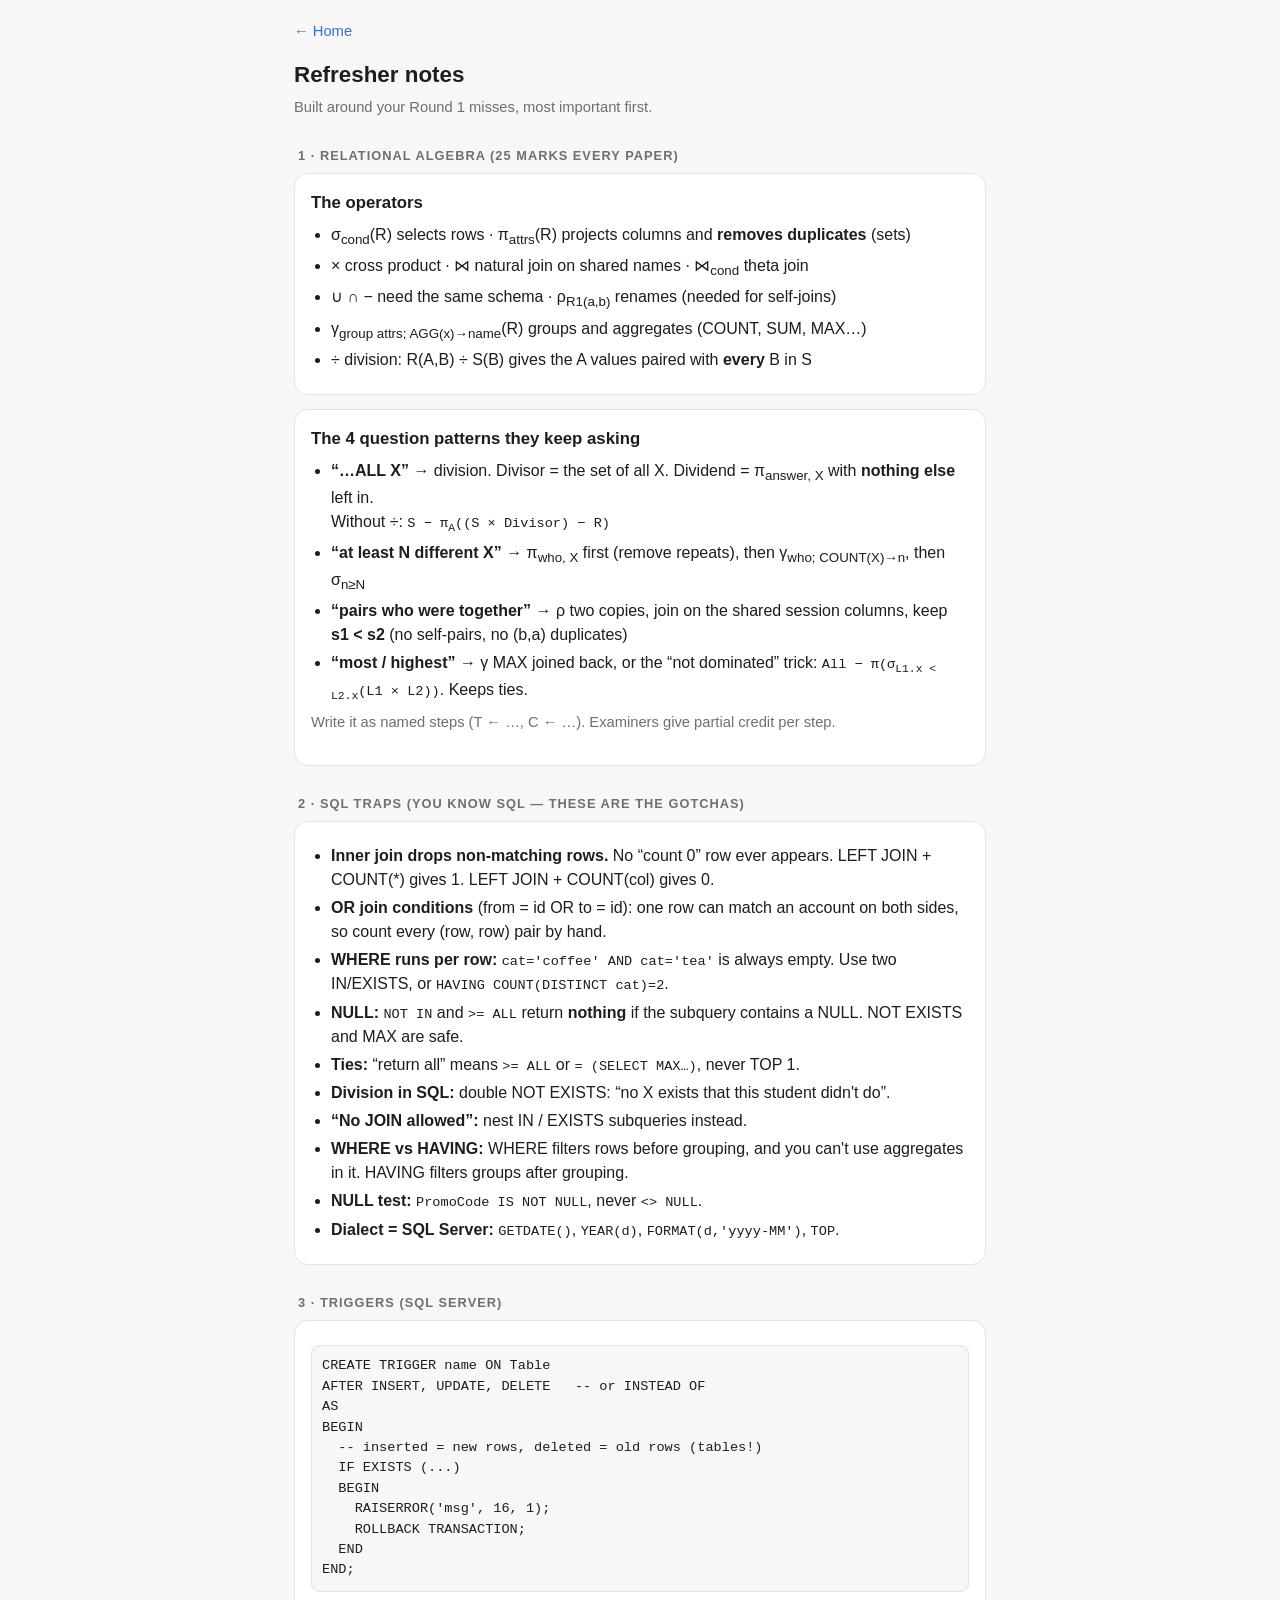
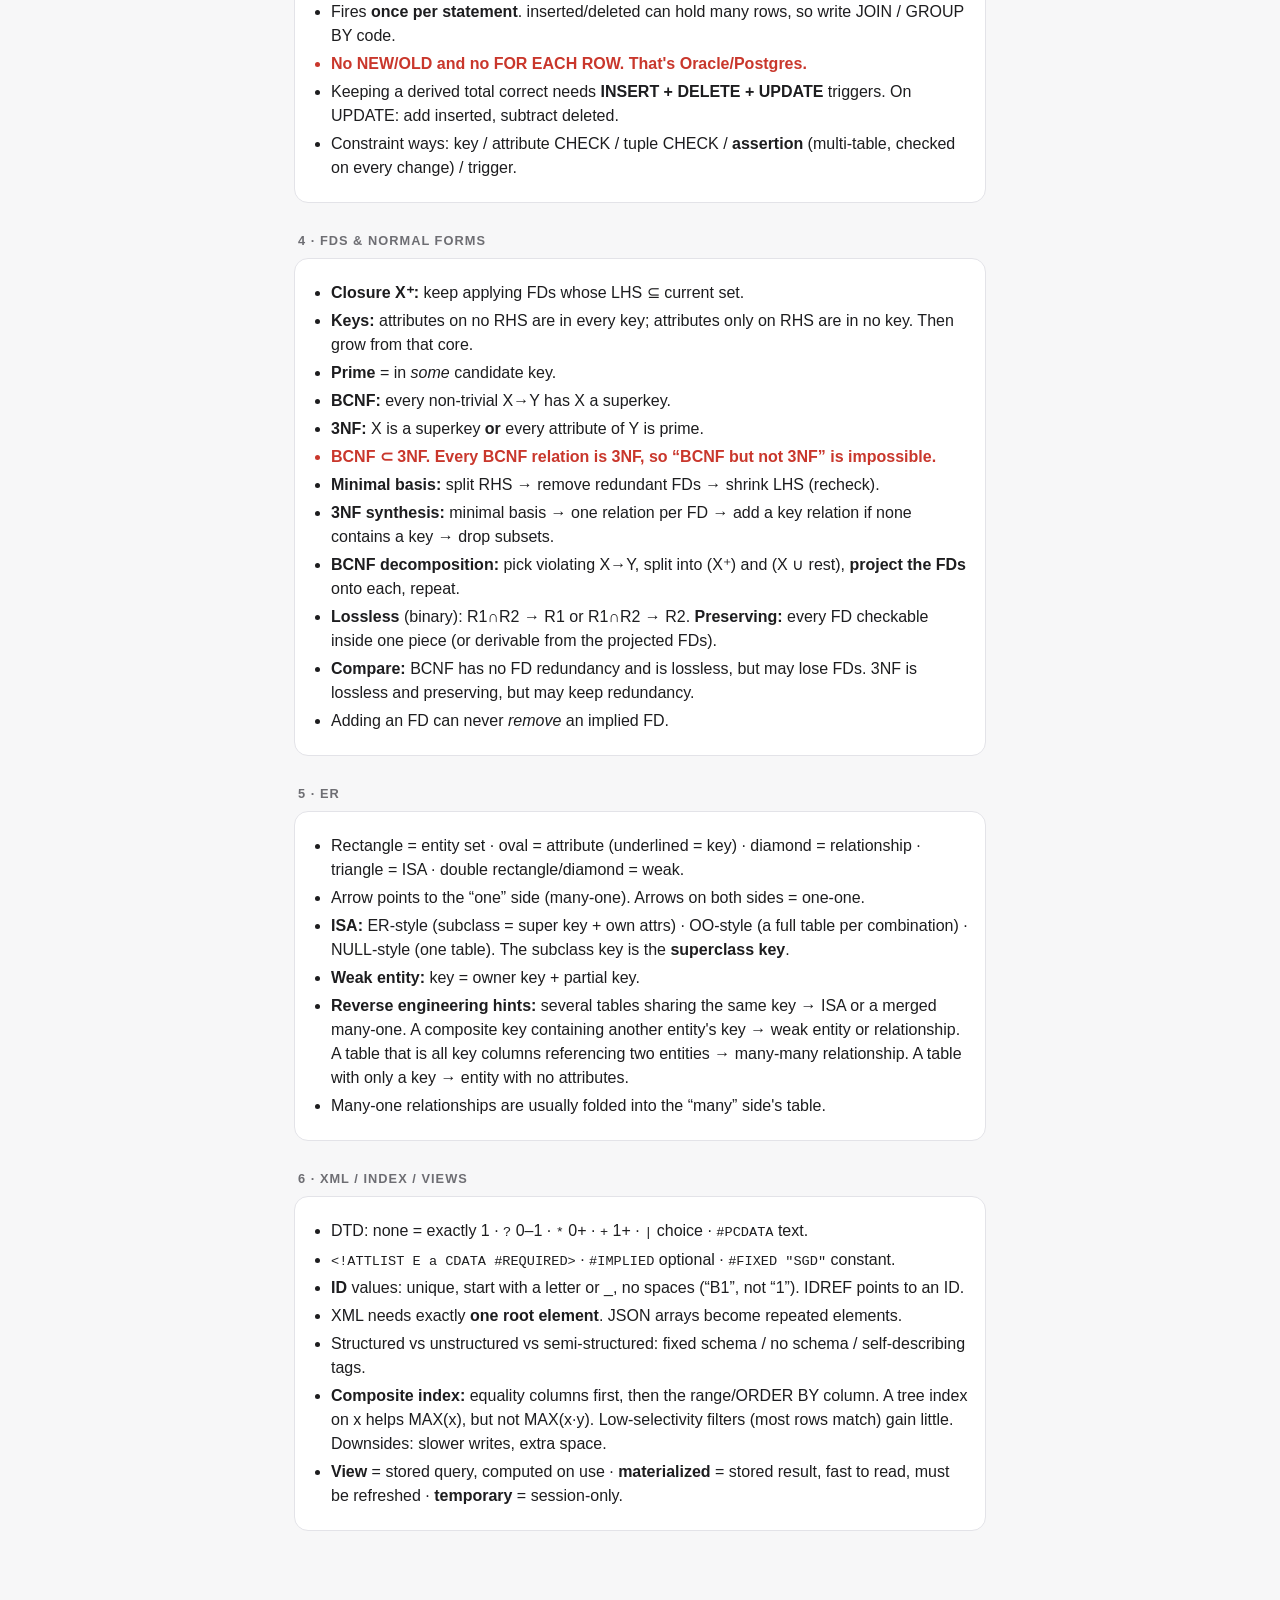
<file: notes.html>
<!DOCTYPE html>
<html lang="en">
<head>
<meta charset="UTF-8">
<meta name="viewport" content="width=device-width, initial-scale=1">
<title>SC2207 — Refresher notes</title>
<link rel="stylesheet" href="style.css">
</head>
<body>
<main class="note">
  <a class="home" href="./">← Home</a>
  <h1>Refresher notes</h1>
  <div class="sub">Built around your Round 1 misses, most important first.</div>

  <h2>1 · Relational algebra (25 marks every paper)</h2>
  <div class="card">
    <h3>The operators</h3>
    <ul>
      <li>σ<sub>cond</sub>(R) selects rows · π<sub>attrs</sub>(R) projects columns and <b>removes duplicates</b> (sets)</li>
      <li>× cross product · ⋈ natural join on shared names · ⋈<sub>cond</sub> theta join</li>
      <li>∪ ∩ − need the same schema · ρ<sub>R1(a,b)</sub> renames (needed for self-joins)</li>
      <li>γ<sub>group attrs; AGG(x)→name</sub>(R) groups and aggregates (COUNT, SUM, MAX…)</li>
      <li>÷ division: R(A,B) ÷ S(B) gives the A values paired with <b>every</b> B in S</li>
    </ul>
  </div>
  <div class="card">
    <h3>The 4 question patterns they keep asking</h3>
    <ul>
      <li><b>“…ALL X”</b> → division. Divisor = the set of all X. Dividend = π<sub>answer, X</sub> with <b>nothing else</b> left in.<br>
        Without ÷: <code>S − π<sub>A</sub>((S × Divisor) − R)</code></li>
      <li><b>“at least N different X”</b> → π<sub>who, X</sub> first (remove repeats), then γ<sub>who; COUNT(X)→n</sub>, then σ<sub>n≥N</sub></li>
      <li><b>“pairs who were together”</b> → ρ two copies, join on the shared session columns, keep <b>s1 &lt; s2</b> (no self-pairs, no (b,a) duplicates)</li>
      <li><b>“most / highest”</b> → γ MAX joined back, or the “not dominated” trick: <code>All − π(σ<sub>L1.x &lt; L2.x</sub>(L1 × L2))</code>. Keeps ties.</li>
    </ul>
    <div class="sub">Write it as named steps (T ← …, C ← …). Examiners give partial credit per step.</div>
  </div>

  <h2>2 · SQL traps (you know SQL — these are the gotchas)</h2>
  <div class="card">
    <ul>
      <li><b>Inner join drops non-matching rows.</b> No “count 0” row ever appears. LEFT JOIN + COUNT(*) gives 1. LEFT JOIN + COUNT(col) gives 0.</li>
      <li><b>OR join conditions</b> (from = id OR to = id): one row can match an account on both sides, so count every (row, row) pair by hand.</li>
      <li><b>WHERE runs per row:</b> <code>cat='coffee' AND cat='tea'</code> is always empty. Use two IN/EXISTS, or <code>HAVING COUNT(DISTINCT cat)=2</code>.</li>
      <li><b>NULL:</b> <code>NOT IN</code> and <code>&gt;= ALL</code> return <b>nothing</b> if the subquery contains a NULL. NOT EXISTS and MAX are safe.</li>
      <li><b>Ties:</b> “return all” means <code>&gt;= ALL</code> or <code>= (SELECT MAX…)</code>, never TOP 1.</li>
      <li><b>Division in SQL:</b> double NOT EXISTS: “no X exists that this student didn't do”.</li>
      <li><b>“No JOIN allowed”:</b> nest IN / EXISTS subqueries instead.</li>
      <li><b>WHERE vs HAVING:</b> WHERE filters rows before grouping, and you can't use aggregates in it. HAVING filters groups after grouping.</li>
      <li><b>NULL test:</b> <code>PromoCode IS NOT NULL</code>, never <code>&lt;&gt; NULL</code>.</li>
      <li><b>Dialect = SQL Server:</b> <code>GETDATE()</code>, <code>YEAR(d)</code>, <code>FORMAT(d,'yyyy-MM')</code>, <code>TOP</code>.</li>
    </ul>
  </div>

  <h2>3 · Triggers (SQL Server)</h2>
  <div class="card">
    <pre>CREATE TRIGGER name ON Table
AFTER INSERT, UPDATE, DELETE   -- or INSTEAD OF
AS
BEGIN
  -- inserted = new rows, deleted = old rows (tables!)
  IF EXISTS (...)
  BEGIN
    RAISERROR('msg', 16, 1);
    ROLLBACK TRANSACTION;
  END
END;</pre>
    <ul>
      <li>Fires <b>once per statement</b>. inserted/deleted can hold many rows, so write JOIN / GROUP BY code.</li>
      <li class="warn">No NEW/OLD and no FOR EACH ROW. That's Oracle/Postgres.</li>
      <li>Keeping a derived total correct needs <b>INSERT + DELETE + UPDATE</b> triggers. On UPDATE: add inserted, subtract deleted.</li>
      <li>Constraint ways: key / attribute CHECK / tuple CHECK / <b>assertion</b> (multi-table, checked on every change) / trigger.</li>
    </ul>
  </div>

  <h2>4 · FDs & normal forms</h2>
  <div class="card">
    <ul>
      <li><b>Closure X⁺:</b> keep applying FDs whose LHS ⊆ current set.</li>
      <li><b>Keys:</b> attributes on no RHS are in every key; attributes only on RHS are in no key. Then grow from that core.</li>
      <li><b>Prime</b> = in <i>some</i> candidate key.</li>
      <li><b>BCNF:</b> every non-trivial X→Y has X a superkey.</li>
      <li><b>3NF:</b> X is a superkey <b>or</b> every attribute of Y is prime.</li>
      <li class="warn">BCNF ⊂ 3NF. Every BCNF relation is 3NF, so “BCNF but not 3NF” is impossible.</li>
      <li><b>Minimal basis:</b> split RHS → remove redundant FDs → shrink LHS (recheck).</li>
      <li><b>3NF synthesis:</b> minimal basis → one relation per FD → add a key relation if none contains a key → drop subsets.</li>
      <li><b>BCNF decomposition:</b> pick violating X→Y, split into (X⁺) and (X ∪ rest), <b>project the FDs</b> onto each, repeat.</li>
      <li><b>Lossless</b> (binary): R1∩R2 → R1 or R1∩R2 → R2. <b>Preserving:</b> every FD checkable inside one piece (or derivable from the projected FDs).</li>
      <li><b>Compare:</b> BCNF has no FD redundancy and is lossless, but may lose FDs. 3NF is lossless and preserving, but may keep redundancy.</li>
      <li>Adding an FD can never <i>remove</i> an implied FD.</li>
    </ul>
  </div>

  <h2>5 · ER</h2>
  <div class="card">
    <ul>
      <li>Rectangle = entity set · oval = attribute (underlined = key) · diamond = relationship · triangle = ISA · double rectangle/diamond = weak.</li>
      <li>Arrow points to the “one” side (many-one). Arrows on both sides = one-one.</li>
      <li><b>ISA:</b> ER-style (subclass = super key + own attrs) · OO-style (a full table per combination) · NULL-style (one table). The subclass key is the <b>superclass key</b>.</li>
      <li><b>Weak entity:</b> key = owner key + partial key.</li>
      <li><b>Reverse engineering hints:</b> several tables sharing the same key → ISA or a merged many-one. A composite key containing another entity's key → weak entity or relationship. A table that is all key columns referencing two entities → many-many relationship. A table with only a key → entity with no attributes.</li>
      <li>Many-one relationships are usually folded into the “many” side's table.</li>
    </ul>
  </div>

  <h2>6 · XML / index / views</h2>
  <div class="card">
    <ul>
      <li>DTD: none = exactly 1 · <code>?</code> 0–1 · <code>*</code> 0+ · <code>+</code> 1+ · <code>|</code> choice · <code>#PCDATA</code> text.</li>
      <li><code>&lt;!ATTLIST E a CDATA #REQUIRED&gt;</code> · <code>#IMPLIED</code> optional · <code>#FIXED "SGD"</code> constant.</li>
      <li><b>ID</b> values: unique, start with a letter or _, no spaces (“B1”, not “1”). IDREF points to an ID.</li>
      <li>XML needs exactly <b>one root element</b>. JSON arrays become repeated elements.</li>
      <li>Structured vs unstructured vs semi-structured: fixed schema / no schema / self-describing tags.</li>
      <li><b>Composite index:</b> equality columns first, then the range/ORDER BY column. A tree index on x helps MAX(x), but not MAX(x·y). Low-selectivity filters (most rows match) gain little. Downsides: slower writes, extra space.</li>
      <li><b>View</b> = stored query, computed on use · <b>materialized</b> = stored result, fast to read, must be refreshed · <b>temporary</b> = session-only.</li>
    </ul>
  </div>
</main>
</body>
</html>
</file>
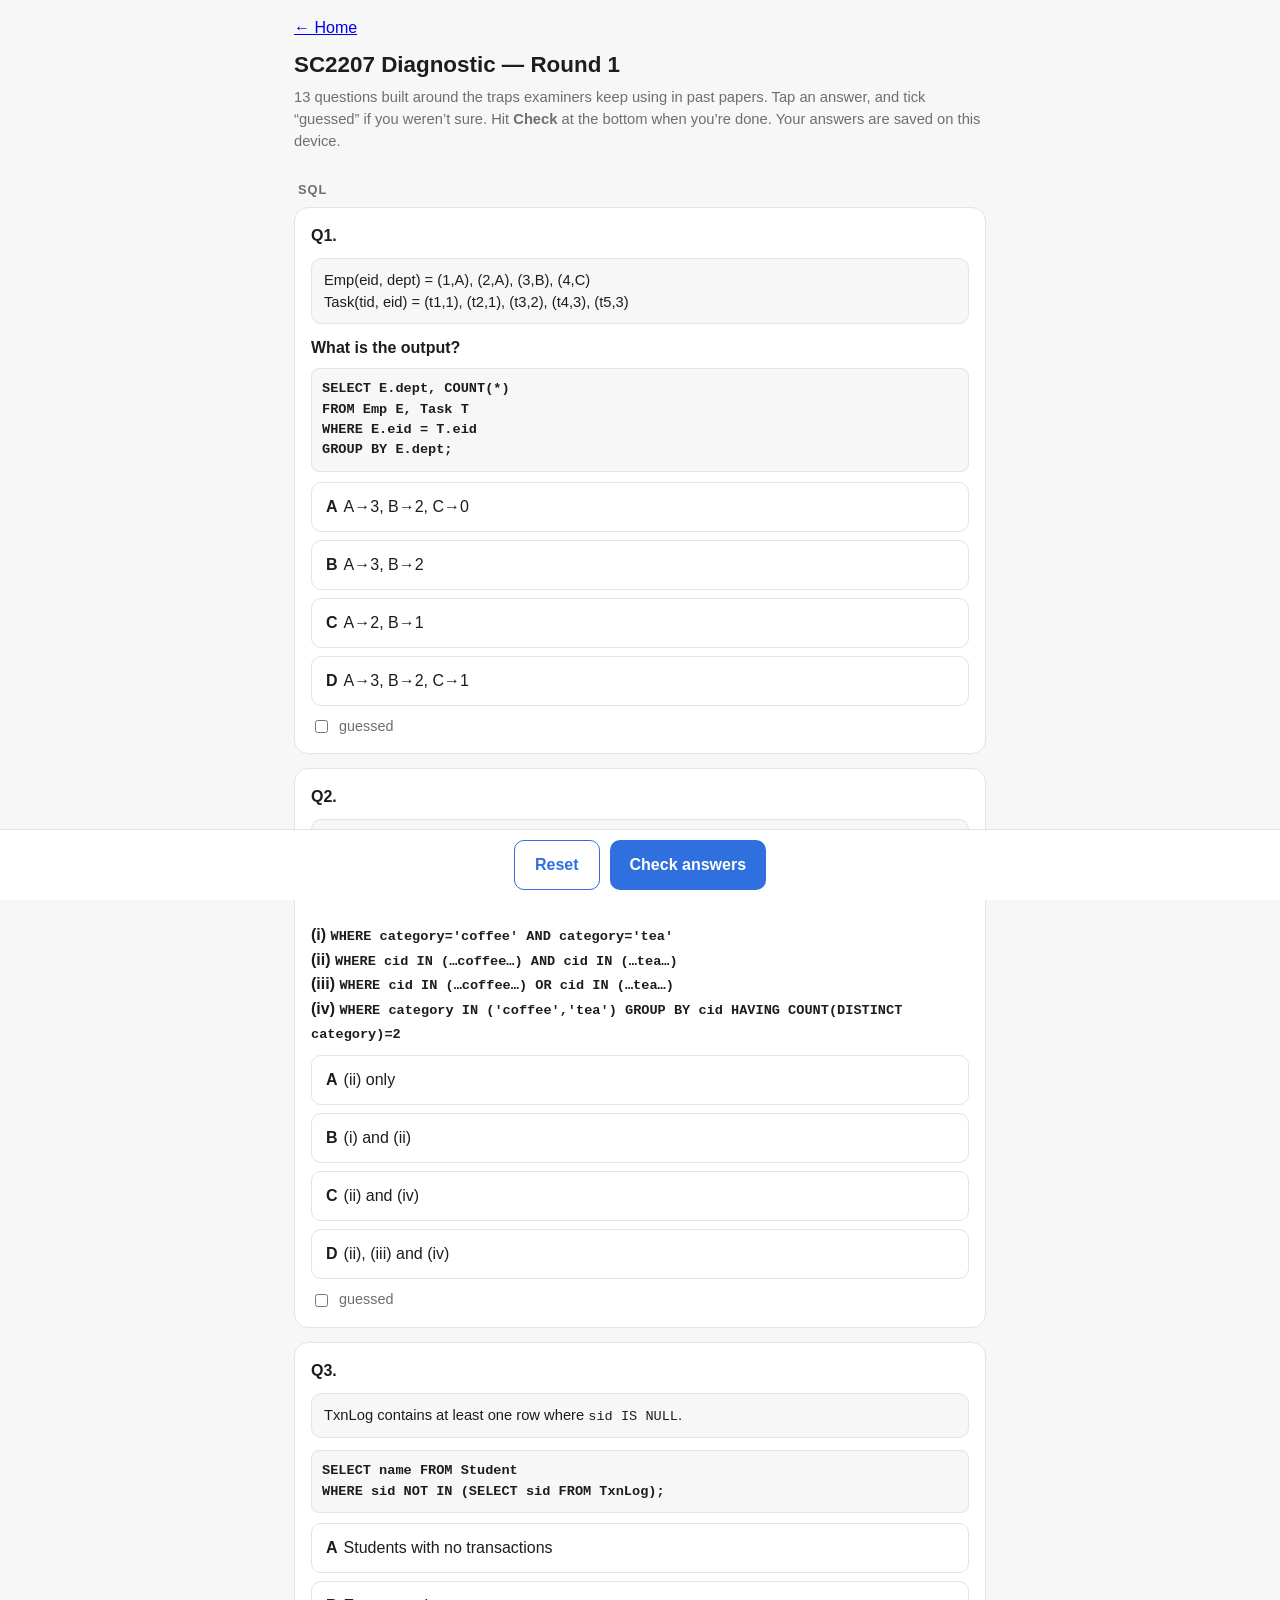
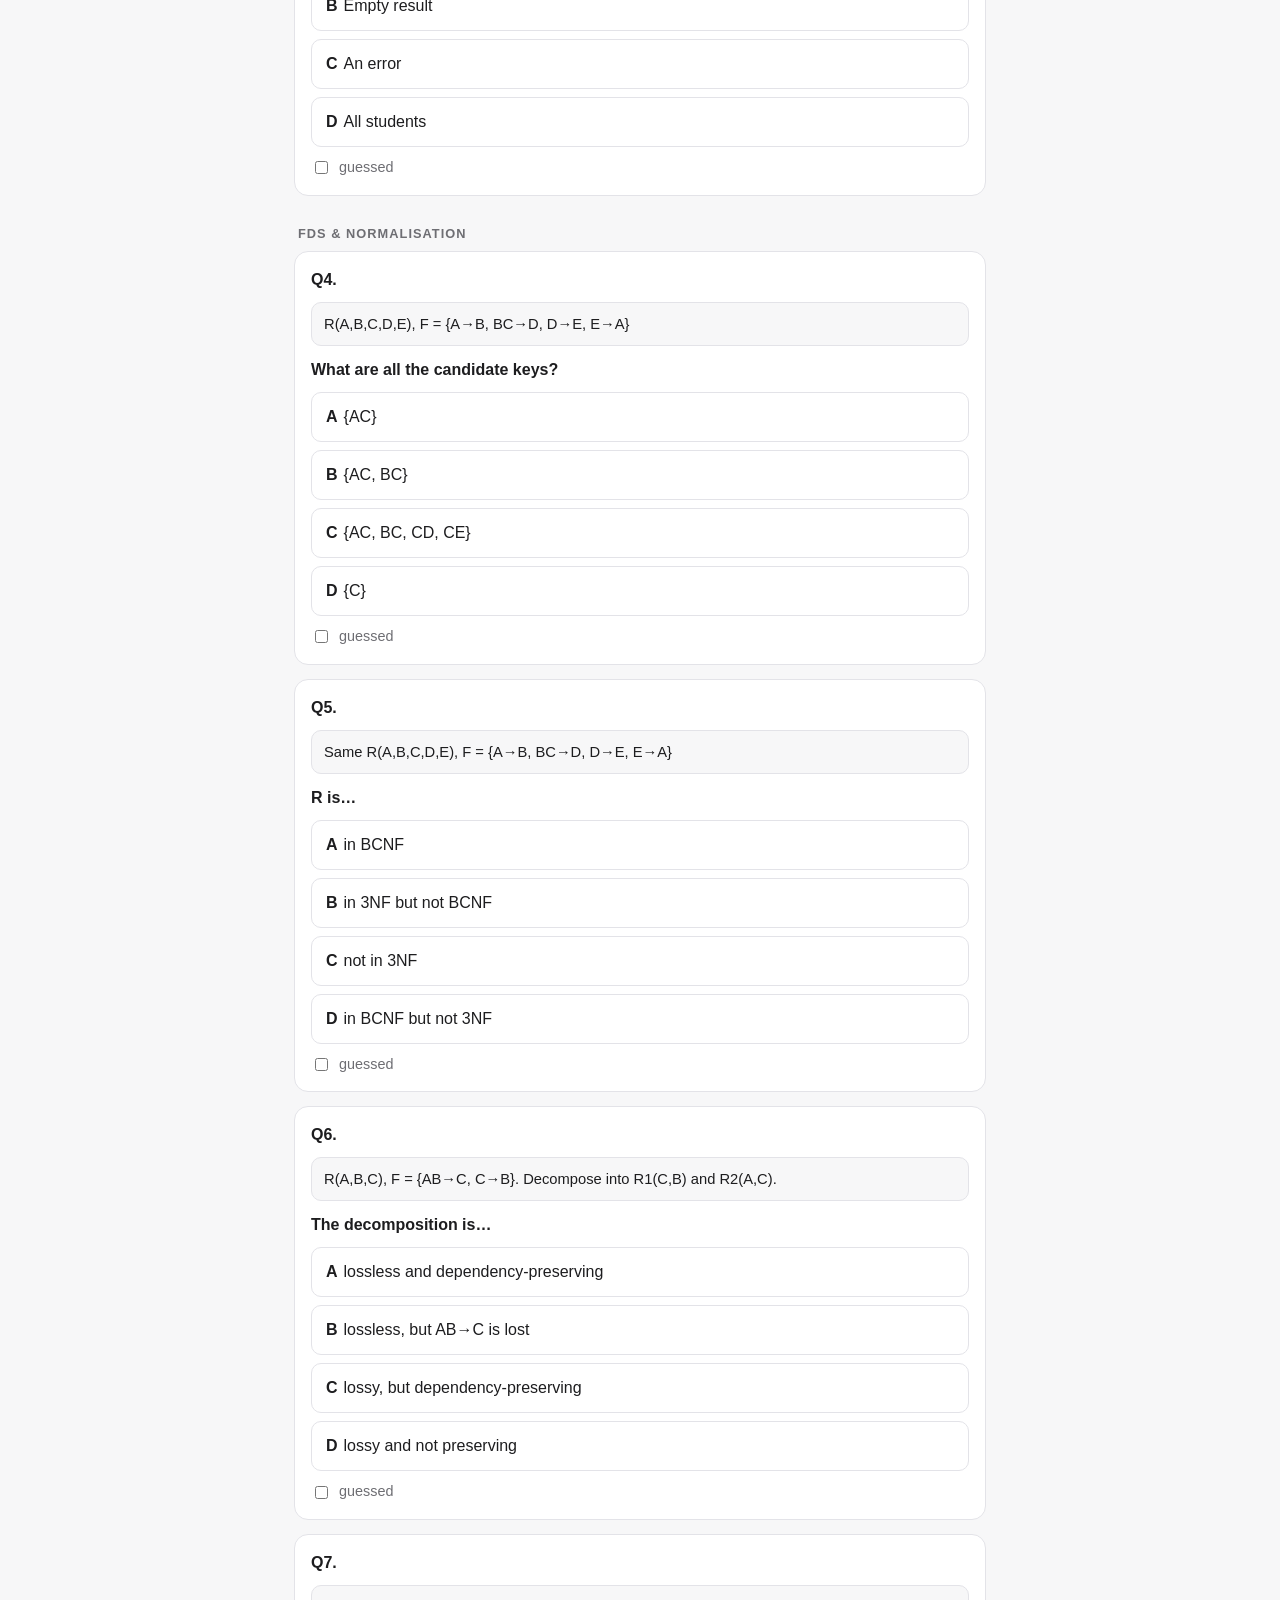
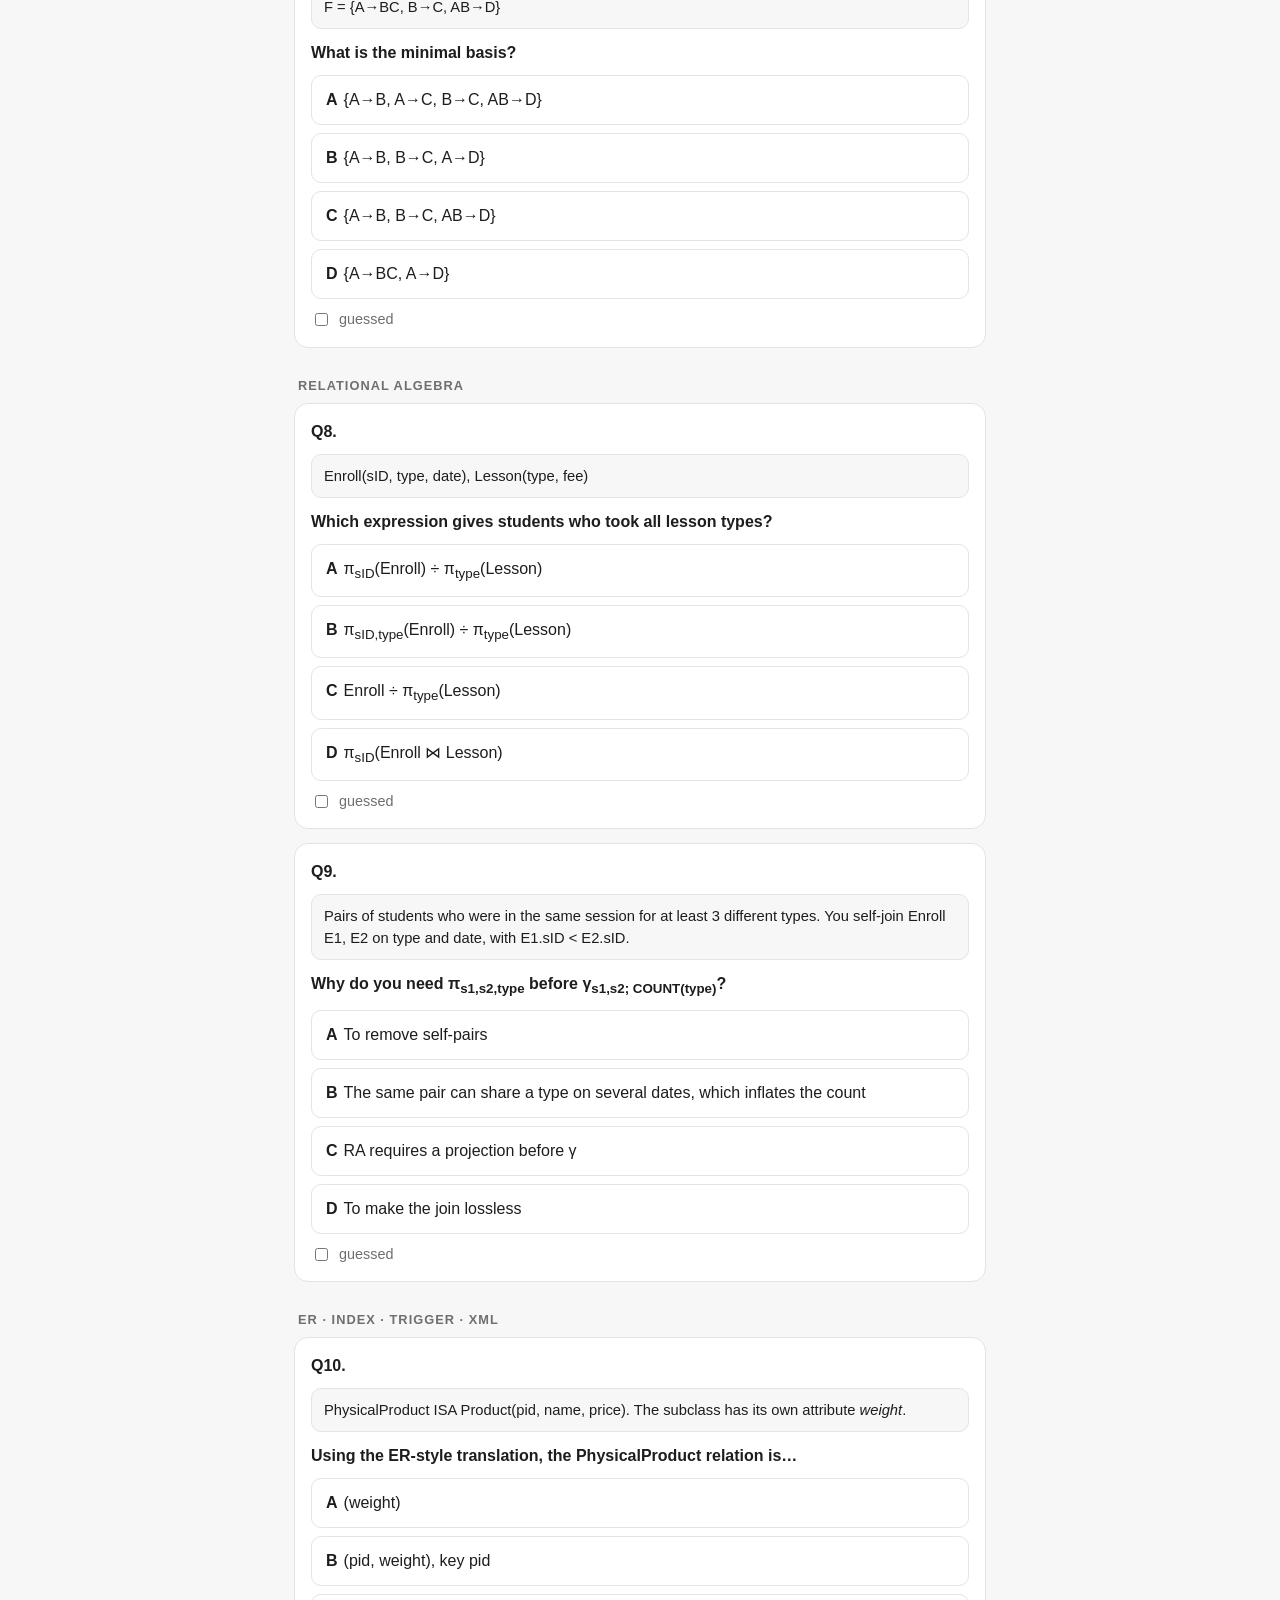
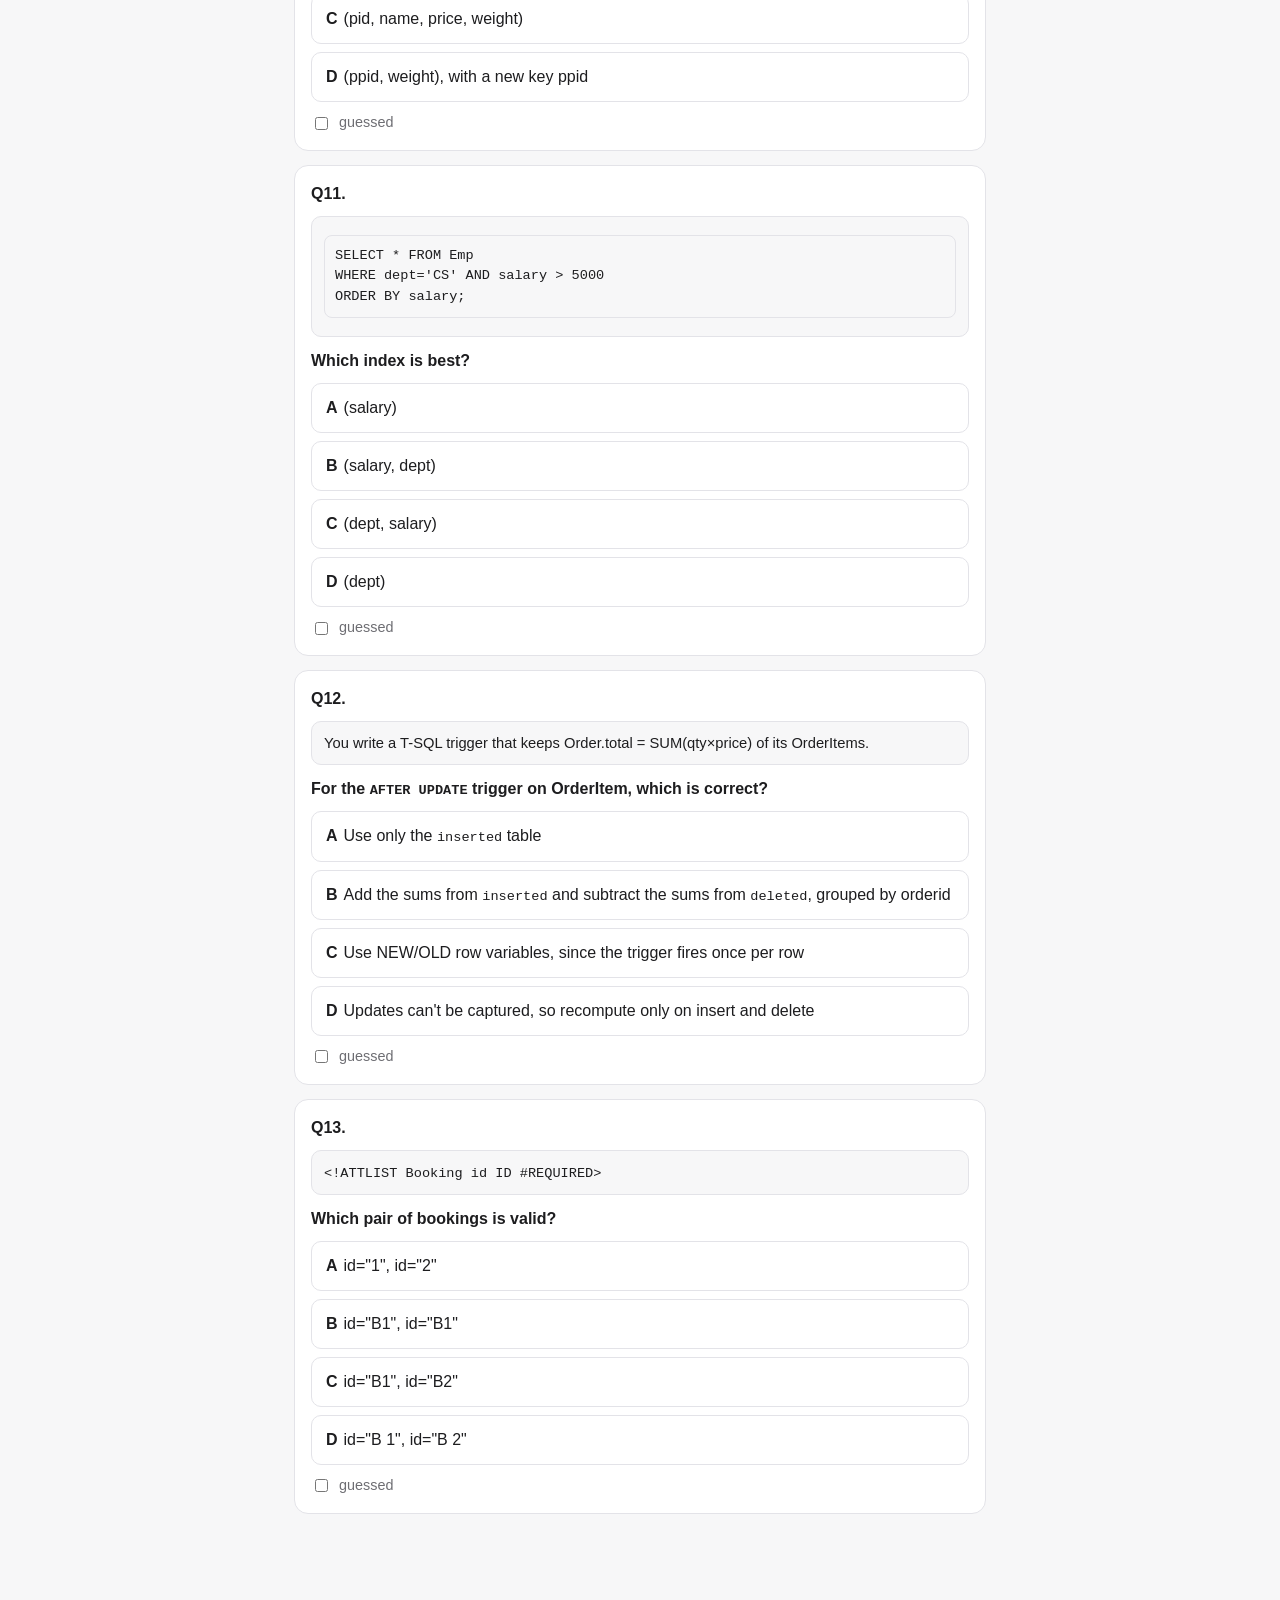
<file: r1.html>
<!DOCTYPE html>
<html lang="en">
<head>
<meta charset="UTF-8">
<meta name="viewport" content="width=device-width, initial-scale=1">
<title>SC2207 Diagnostic Quiz — Round 1</title>
<style>
  :root { --bg:#f7f7f8; --card:#fff; --text:#1d1d1f; --muted:#6e6e73; --line:#e3e3e8;
          --accent:#2f6fde; --ok:#1f8f4e; --okbg:#e7f6ed; --bad:#c9372c; --badbg:#fdecea; }
  @media (prefers-color-scheme: dark) {
    :root { --bg:#111113; --card:#1c1c1f; --text:#f2f2f4; --muted:#9a9aa1; --line:#2c2c31;
            --accent:#6b9bff; --ok:#4cc27e; --okbg:#16301f; --bad:#ff6b5e; --badbg:#3a1a17; }
  }
  * { box-sizing:border-box; }
  body { margin:0; background:var(--bg); color:var(--text);
         font:16px/1.5 -apple-system, BlinkMacSystemFont, "Segoe UI", Roboto, sans-serif; }
  main { max-width:720px; margin:0 auto; padding:16px 14px 80px; }
  h1 { font-size:1.4rem; margin:8px 0 4px; }
  .sub { color:var(--muted); font-size:.92rem; margin-bottom:16px; }
  h2 { font-size:.8rem; text-transform:uppercase; letter-spacing:.08em; color:var(--muted); margin:28px 4px 8px; }
  .card { background:var(--card); border:1px solid var(--line); border-radius:14px; padding:16px; margin-bottom:14px; }
  .q { font-weight:600; margin-bottom:10px; }
  .ctx { background:var(--bg); border:1px solid var(--line); border-radius:10px; padding:10px 12px; margin-bottom:12px; font-size:.92rem; }
  pre, code { font-family: ui-monospace, SFMono-Regular, Menlo, monospace; font-size:.85rem; }
  pre { background:var(--bg); border:1px solid var(--line); border-radius:8px; padding:10px; overflow-x:auto; margin:8px 0; white-space:pre; }
  .opts { display:flex; flex-direction:column; gap:8px; }
  .opt { text-align:left; width:100%; padding:12px 14px; border-radius:10px; border:1.5px solid var(--line);
         background:var(--card); color:var(--text); font:inherit; cursor:pointer; }
  .opt b { margin-right:6px; }
  .opt.sel { border-color:var(--accent); box-shadow:0 0 0 1px var(--accent) inset; }
  .opt.correct { border-color:var(--ok); background:var(--okbg); }
  .opt.wrong { border-color:var(--bad); background:var(--badbg); }
  .opt:disabled { cursor:default; }
  .guess { display:flex; align-items:center; gap:8px; margin-top:10px; color:var(--muted); font-size:.9rem; }
  .exp { display:none; margin-top:12px; padding:12px; border-radius:10px; border-left:4px solid var(--accent); background:var(--bg); font-size:.93rem; }
  .exp.show { display:block; }
  .tag { display:inline-block; font-size:.75rem; padding:2px 8px; border-radius:99px; margin-bottom:6px; font-weight:600; }
  .tag.ok { background:var(--okbg); color:var(--ok); } .tag.bad { background:var(--badbg); color:var(--bad); }
  .bar { position:fixed; left:0; right:0; bottom:0; background:var(--card); border-top:1px solid var(--line);
         padding:10px 14px calc(10px + env(safe-area-inset-bottom)); display:flex; gap:10px; justify-content:center; }
  .btn { padding:12px 20px; border-radius:10px; border:0; background:var(--accent); color:#fff; font:inherit; font-weight:600; }
  .btn.sec { background:transparent; color:var(--accent); border:1.5px solid var(--accent); }
  #result table { width:100%; border-collapse:collapse; font-size:.93rem; }
  #result td, #result th { padding:6px 4px; border-bottom:1px solid var(--line); text-align:left; }
  #result .score { font-size:2rem; font-weight:700; }
</style>
</head>
<body>
<main>
  <a class="home" href="./">← Home</a><h1>SC2207 Diagnostic — Round 1</h1>
  <div class="sub">13 questions built around the traps examiners keep using in past papers. Tap an answer, and tick “guessed” if you weren’t sure. Hit <b>Check</b> at the bottom when you’re done. Your answers are saved on this device.</div>
  <div id="result"></div>
  <div id="quiz"></div>
</main>
<div class="bar">
  <button class="btn sec" id="reset">Reset</button>
  <button class="btn" id="check">Check answers</button>
</div>

<script>
const Q = [
{ sec:"SQL", topic:"SQL",
  ctx:`Emp(eid, dept) = (1,A), (2,A), (3,B), (4,C)<br>Task(tid, eid) = (t1,1), (t2,1), (t3,2), (t4,3), (t5,3)`,
  q:`What is the output?<pre>SELECT E.dept, COUNT(*)
FROM Emp E, Task T
WHERE E.eid = T.eid
GROUP BY E.dept;</pre>`,
  o:["A→3, B→2, C→0","A→3, B→2","A→2, B→1","A→3, B→2, C→1"], a:1,
  e:`Dept A: eid 1 has t1 and t2, eid 2 has t3, so 3. Dept B: eid 3 has t4 and t5, so 2. Employee 4 (dept C) has no tasks, so the <b>inner join drops it completely</b>. You never get a C→0 row. You'd need a LEFT JOIN plus COUNT(T.tid) for that. Past papers put a “count 0” row in the options on purpose.` },

{ sec:"SQL", topic:"SQL",
  ctx:`Orders(cid, category)`,
  q:`Which queries return customers who ordered <b>both</b> coffee and tea?<br><br>
(i) <code>WHERE category='coffee' AND category='tea'</code><br>
(ii) <code>WHERE cid IN (…coffee…) AND cid IN (…tea…)</code><br>
(iii) <code>WHERE cid IN (…coffee…) OR cid IN (…tea…)</code><br>
(iv) <code>WHERE category IN ('coffee','tea') GROUP BY cid HAVING COUNT(DISTINCT category)=2</code>`,
  o:["(ii) only","(i) and (ii)","(ii) and (iv)","(ii), (iii) and (iv)"], a:2,
  e:`(i) checks one row at a time, and a single row can't have two categories, so the result is <b>always empty</b>. (iii) means “either”, not “both”. (ii) works. So does (iv): after filtering to the two categories, needing 2 distinct values means the customer has both. Note it must be COUNT(<b>DISTINCT</b>). A plain COUNT(*)=2 would wrongly accept someone who ordered coffee twice.` },

{ sec:"SQL", topic:"SQL",
  ctx:`TxnLog contains at least one row where <code>sid IS NULL</code>.`,
  q:`<pre>SELECT name FROM Student
WHERE sid NOT IN (SELECT sid FROM TxnLog);</pre>`,
  o:["Students with no transactions","Empty result","An error","All students"], a:1,
  e:`<code>x NOT IN (1, 2, NULL)</code> means <code>x&lt;&gt;1 AND x&lt;&gt;2 AND x&lt;&gt;NULL</code>. The last comparison is UNKNOWN, so no row can ever be TRUE. The result is <b>empty</b>. <code>NOT EXISTS</code> doesn't have this problem, so use it whenever the subquery column can be NULL.` },

{ sec:"FDs & normalisation", topic:"FD / Normalisation",
  ctx:`R(A,B,C,D,E), F = {A→B, BC→D, D→E, E→A}`,
  q:`What are all the candidate keys?`,
  o:["{AC}","{AC, BC}","{AC, BC, CD, CE}","{C}"], a:2,
  e:`C never appears on a right-hand side, so <b>C must be in every key</b>, and C⁺ = C alone isn't enough. Try C plus one more attribute:<br>
AC⁺ = A C B D E ✔<br>BC⁺ = B C D E A ✔<br>CD⁺ = C D E A B ✔<br>CE⁺ = C E A B D ✔<br>
Each one is minimal because C alone isn't a key. Shortcut: <b>attributes on no RHS are in every key. Attributes only on a RHS are in none.</b>` },

{ sec:"FDs & normalisation", topic:"FD / Normalisation",
  ctx:`Same R(A,B,C,D,E), F = {A→B, BC→D, D→E, E→A}`,
  q:`R is…`,
  o:["in BCNF","in 3NF but not BCNF","not in 3NF","in BCNF but not 3NF"], a:1,
  e:`BCNF needs every non-trivial X→Y to have X a superkey. A→B fails, since A⁺ = AB. So R is <b>not BCNF</b>.<br>3NF also allows X→Y when Y is <b>prime</b> (part of some key). The keys are AC, BC, CD, CE, so every attribute is prime and R <b>is in 3NF</b>. This “3NF but not BCNF” case comes up in exams again and again. Option D is impossible, because BCNF implies 3NF.` },

{ sec:"FDs & normalisation", topic:"FD / Normalisation",
  ctx:`R(A,B,C), F = {AB→C, C→B}. Decompose into R1(C,B) and R2(A,C).`,
  q:`The decomposition is…`,
  o:["lossless and dependency-preserving","lossless, but AB→C is lost","lossy, but dependency-preserving","lossy and not preserving"], a:1,
  e:`<b>Lossless:</b> the shared attribute is C, and C→B makes C a key of R1, so the decomposition is lossless.<br><b>Preservation:</b> R1 can check C→B. AB→C needs A, B and C together, which neither relation has, so it's <b>lost</b>.<br>This is the classic BCNF trade-off. R is in 3NF already, since B is prime (keys AB, AC). The usual “compare 3NF vs BCNF” answer: BCNF removes redundancy but can lose FDs; 3NF keeps every FD and is lossless, but may keep some redundancy.` },

{ sec:"FDs & normalisation", topic:"FD / Normalisation",
  ctx:`F = {A→BC, B→C, AB→D}`,
  q:`What is the minimal basis?`,
  o:["{A→B, A→C, B→C, AB→D}","{A→B, B→C, A→D}","{A→B, B→C, AB→D}","{A→BC, A→D}"], a:1,
  e:`1. <b>Split RHS:</b> A→B, A→C, B→C, AB→D<br>2. <b>Remove redundant FDs:</b> A→C follows from A→B and B→C, so drop it.<br>3. <b>Shrink LHS:</b> for AB→D, A⁺ = {A,B,C} already contains B, so AB→D becomes A→D.<br>Result: {A→B, B→C, A→D}. Steps 2 and 3 can interact, so recheck after each change.` },

{ sec:"Relational algebra", topic:"Relational Algebra",
  ctx:`Enroll(sID, type, date), Lesson(type, fee)`,
  q:`Which expression gives students who took <b>all</b> lesson types?`,
  o:["π<sub>sID</sub>(Enroll) ÷ π<sub>type</sub>(Lesson)","π<sub>sID,type</sub>(Enroll) ÷ π<sub>type</sub>(Lesson)","Enroll ÷ π<sub>type</sub>(Lesson)","π<sub>sID</sub>(Enroll ⋈ Lesson)"], a:1,
  e:`For division R ÷ S, R must have exactly (answer attributes + S's attributes).<br>A: the dividend has no <i>type</i>, so it's meaningless.<br><b>C is the sneaky one:</b> leaving <i>date</i> in gives (sID, date) pairs where the student took every type <i>on that same date</i>. That's the wrong question.<br>D: just students who took at least one lesson.<br>Always <b>project away extra columns before ÷</b>.` },

{ sec:"Relational algebra", topic:"Relational Algebra",
  ctx:`Pairs of students who were in the same session for at least 3 different types. You self-join Enroll E1, E2 on type and date, with E1.sID &lt; E2.sID.`,
  q:`Why do you need π<sub>s1,s2,type</sub> <b>before</b> γ<sub>s1,s2; COUNT(type)</sub>?`,
  o:["To remove self-pairs","The same pair can share a type on several dates, which inflates the count","RA requires a projection before γ","To make the join lossless"], a:1,
  e:`If Ann and Bob both did piano on 3 different dates, the join gives 3 rows (Ann, Bob, piano, date). Counting those says “3 types”, but it's really 1. Projecting onto (s1, s2, type) first removes the duplicates, because RA relations are sets. Self-pairs are removed by the <b>&lt;</b> condition, which also stops (Ann, Bob) and (Bob, Ann) from both appearing. Every recent paper has a question on “pairs … together … at least N different X”.` },

{ sec:"ER · Index · Trigger · XML", topic:"ER",
  ctx:`PhysicalProduct ISA Product(pid, name, price). The subclass has its own attribute <i>weight</i>.`,
  q:`Using the <b>ER-style</b> translation, the PhysicalProduct relation is…`,
  o:["(weight)","(pid, weight), key pid","(pid, name, price, weight)","(ppid, weight), with a new key ppid"], a:1,
  e:`<b>ER-style:</b> the subclass relation holds the superclass key plus its own attributes, and the key is inherited, so (pid, weight). <b>OO-style</b> would be C, a full copy of every attribute. The <b>NULL-style</b> approach puts everything in one big Product table with NULLs. Subclasses never get a new key. A 2025 paper asked “what is the key of the subclass?”` },

{ sec:"ER · Index · Trigger · XML", topic:"Index",
  ctx:`<pre>SELECT * FROM Emp
WHERE dept='CS' AND salary &gt; 5000
ORDER BY salary;</pre>`,
  q:`Which index is best?`,
  o:["(salary)","(salary, dept)","(dept, salary)","(dept)"], a:2,
  e:`Rule: <b>equality columns first, then the range or sort column</b>. With (dept, salary), all the CS entries sit together and are already sorted by salary. The index jumps to salary 5000 and scans forward, and the ORDER BY comes free. With (salary, dept), CS rows are spread across the salary range. Related exam fact: an index on Price helps MAX(Price) but <b>not</b> MAX(Quantity×Price).` },

{ sec:"ER · Index · Trigger · XML", topic:"Trigger",
  ctx:`You write a T-SQL trigger that keeps Order.total = SUM(qty×price) of its OrderItems.`,
  q:`For the <code>AFTER UPDATE</code> trigger on OrderItem, which is correct?`,
  o:["Use only the <code>inserted</code> table","Add the sums from <code>inserted</code> and subtract the sums from <code>deleted</code>, grouped by orderid","Use NEW/OLD row variables, since the trigger fires once per row","Updates can't be captured, so recompute only on insert and delete"], a:1,
  e:`In SQL Server an UPDATE fills <code>deleted</code> with the old rows and <code>inserted</code> with the new ones. The trigger fires <b>once per statement</b>, not per row, so many rows may change at once. Group by orderid, then add the new amounts and subtract the old. (An item could even move to another order.) NEW/OLD is Oracle/Postgres syntax. Exams take marks off for missing a trigger: keeping a total correct needs INSERT, UPDATE <b>and</b> DELETE.` },

{ sec:"ER · Index · Trigger · XML", topic:"XML",
  ctx:`<code>&lt;!ATTLIST Booking id ID #REQUIRED&gt;</code>`,
  q:`Which pair of bookings is valid?`,
  o:[`id="1", id="2"`,`id="B1", id="B1"`,`id="B1", id="B2"`,`id="B 1", id="B 2"`], a:2,
  e:`An ID value must be a valid XML name: it must <b>start with a letter or underscore</b> and contain <b>no spaces</b>. It must also be <b>unique</b> across the whole document. So A has a leading digit, B is a duplicate, and D has spaces. Also review: <code>+</code> means one or more, <code>*</code> zero or more, <code>?</code> optional, <code>#FIXED "SGD"</code> a constant value, and IDREF for references.` }
];

const KEY = "sc2207-r1";
let state = JSON.parse(localStorage.getItem(KEY) || '{"ans":{},"guess":{},"checked":false}');
const save = () => localStorage.setItem(KEY, JSON.stringify(state));
const L = "ABCD";

function render() {
  const root = document.getElementById("quiz");
  root.innerHTML = "";
  let lastSec = "";
  Q.forEach((x, i) => {
    if (x.sec !== lastSec) { const h = document.createElement("h2"); h.textContent = x.sec; root.appendChild(h); lastSec = x.sec; }
    const c = document.createElement("div"); c.className = "card";
    const chosen = state.ans[i];
    let tag = "";
    if (state.checked) tag = chosen === x.a ? `<span class="tag ok">Correct</span>` : `<span class="tag bad">${chosen === undefined ? "Unanswered" : "Wrong"} — answer ${L[x.a]}</span>`;
    c.innerHTML = `${tag}<div class="q">Q${i+1}.</div><div class="ctx">${x.ctx}</div><div class="q">${x.q}</div>
      <div class="opts">${x.o.map((t, j) => {
        let cls = "opt";
        if (state.checked) { if (j === x.a) cls += " correct"; else if (j === chosen) cls += " wrong"; }
        else if (j === chosen) cls += " sel";
        return `<button class="${cls}" data-q="${i}" data-o="${j}" ${state.checked ? "disabled" : ""}><b>${L[j]}</b>${t}</button>`;
      }).join("")}</div>
      <label class="guess"><input type="checkbox" data-g="${i}" ${state.guess[i] ? "checked" : ""} ${state.checked ? "disabled" : ""}> guessed</label>
      <div class="exp ${state.checked ? "show" : ""}">${x.e}</div>`;
    root.appendChild(c);
  });
  root.querySelectorAll(".opt").forEach(b => b.onclick = () => { state.ans[b.dataset.q] = +b.dataset.o; save(); render(); });
  root.querySelectorAll("[data-g]").forEach(cb => cb.onchange = () => { state.guess[cb.dataset.g] = cb.checked; save(); });
  renderResult();
}

function renderResult() {
  const r = document.getElementById("result");
  if (!state.checked) { r.innerHTML = ""; return; }
  const by = {};
  let total = 0, lucky = 0;
  Q.forEach((x, i) => {
    by[x.topic] = by[x.topic] || [0, 0];
    by[x.topic][1]++;
    if (state.ans[i] === x.a) { by[x.topic][0]++; total++; if (state.guess[i]) lucky++; }
  });
  r.innerHTML = `<div class="card"><div class="score">${total} / ${Q.length}</div>
    <div class="sub">${lucky ? `${lucky} of those were guesses, so count them as gaps too.` : "No lucky guesses counted."}</div>
    <table><tr><th>Topic</th><th>Score</th></tr>${Object.entries(by).map(([t, [s, n]]) =>
      `<tr><td>${t}</td><td>${s}/${n} ${s === n ? "✅" : s === 0 ? "❌" : "⚠️"}</td></tr>`).join("")}</table>
    <div style="display:flex;flex-direction:column;gap:8px;margin-top:14px">
      <a class="btn" style="text-align:center;text-decoration:none" target="_blank" href="${issueUrl()}">📤 Send results to Claude</a>
      <button class="btn sec" id="copy">Copy results (paste into chat instead)</button>
    </div>
    <div class="sub" style="margin-top:8px">“Send” opens a GitHub issue with your answers filled in. Just tap <b>Submit</b> and Claude picks it up automatically.</div></div>`;
  document.getElementById("copy").onclick = async (ev) => {
    try { await navigator.clipboard.writeText(report()); ev.target.textContent = "Copied ✔"; }
    catch { prompt("Copy this:", report()); }
  };
  window.scrollTo({ top: 0, behavior: "smooth" });
}

const ROUND = "R1";
const REPO = "ZeppyClown/db-exam-quiz";
const strip = s => s.replace(/<[^>]+>/g, "").replace(/&lt;/g, "<").replace(/&gt;/g, ">").replace(/\s+/g, " ").trim();

function report() {
  let total = 0;
  const by = {};
  const lines = Q.map((x, i) => {
    const c = state.ans[i], ok = c === x.a, g = !!state.guess[i];
    by[x.topic] = by[x.topic] || [0, 0]; by[x.topic][1]++;
    if (ok) { total++; if (!g) by[x.topic][0]++; }
    return `Q${i+1} [${x.topic}] picked ${c === undefined ? "-" : L[c]}${g ? "?" : ""} | correct ${L[x.a]} | ${ok ? (g ? "LUCKY" : "OK") : "WRONG"}${c !== undefined && !ok ? ` | chose: "${strip(x.o[c])}"` : ""}`;
  });
  const mins = state.start ? Math.round((Date.now() - state.start) / 60000) : "?";
  return `<!-- quiz-result -->
round: ${ROUND}
score: ${total}/${Q.length}
time_minutes: ${mins}
topic_confident_correct: ${Object.entries(by).map(([t, [s, n]]) => `${t} ${s}/${n}`).join("; ")}

${lines.join("\n")}`;
}

function issueUrl() {
  const p = new URLSearchParams({ title: `Quiz result ${ROUND} — ${new Date().toLocaleString()}`, body: report(), labels: "quiz-result" });
  return `https://github.com/${REPO}/issues/new?${p}`;
}

if (!state.start) { state.start = Date.now(); save(); }
document.getElementById("check").onclick = () => { state.checked = true; save(); render(); };
document.getElementById("reset").onclick = () => { if (confirm("Clear all answers?")) { state = { ans:{}, guess:{}, checked:false, start: Date.now() }; save(); render(); } };
render();
</script>
</body>
</html>
</file>
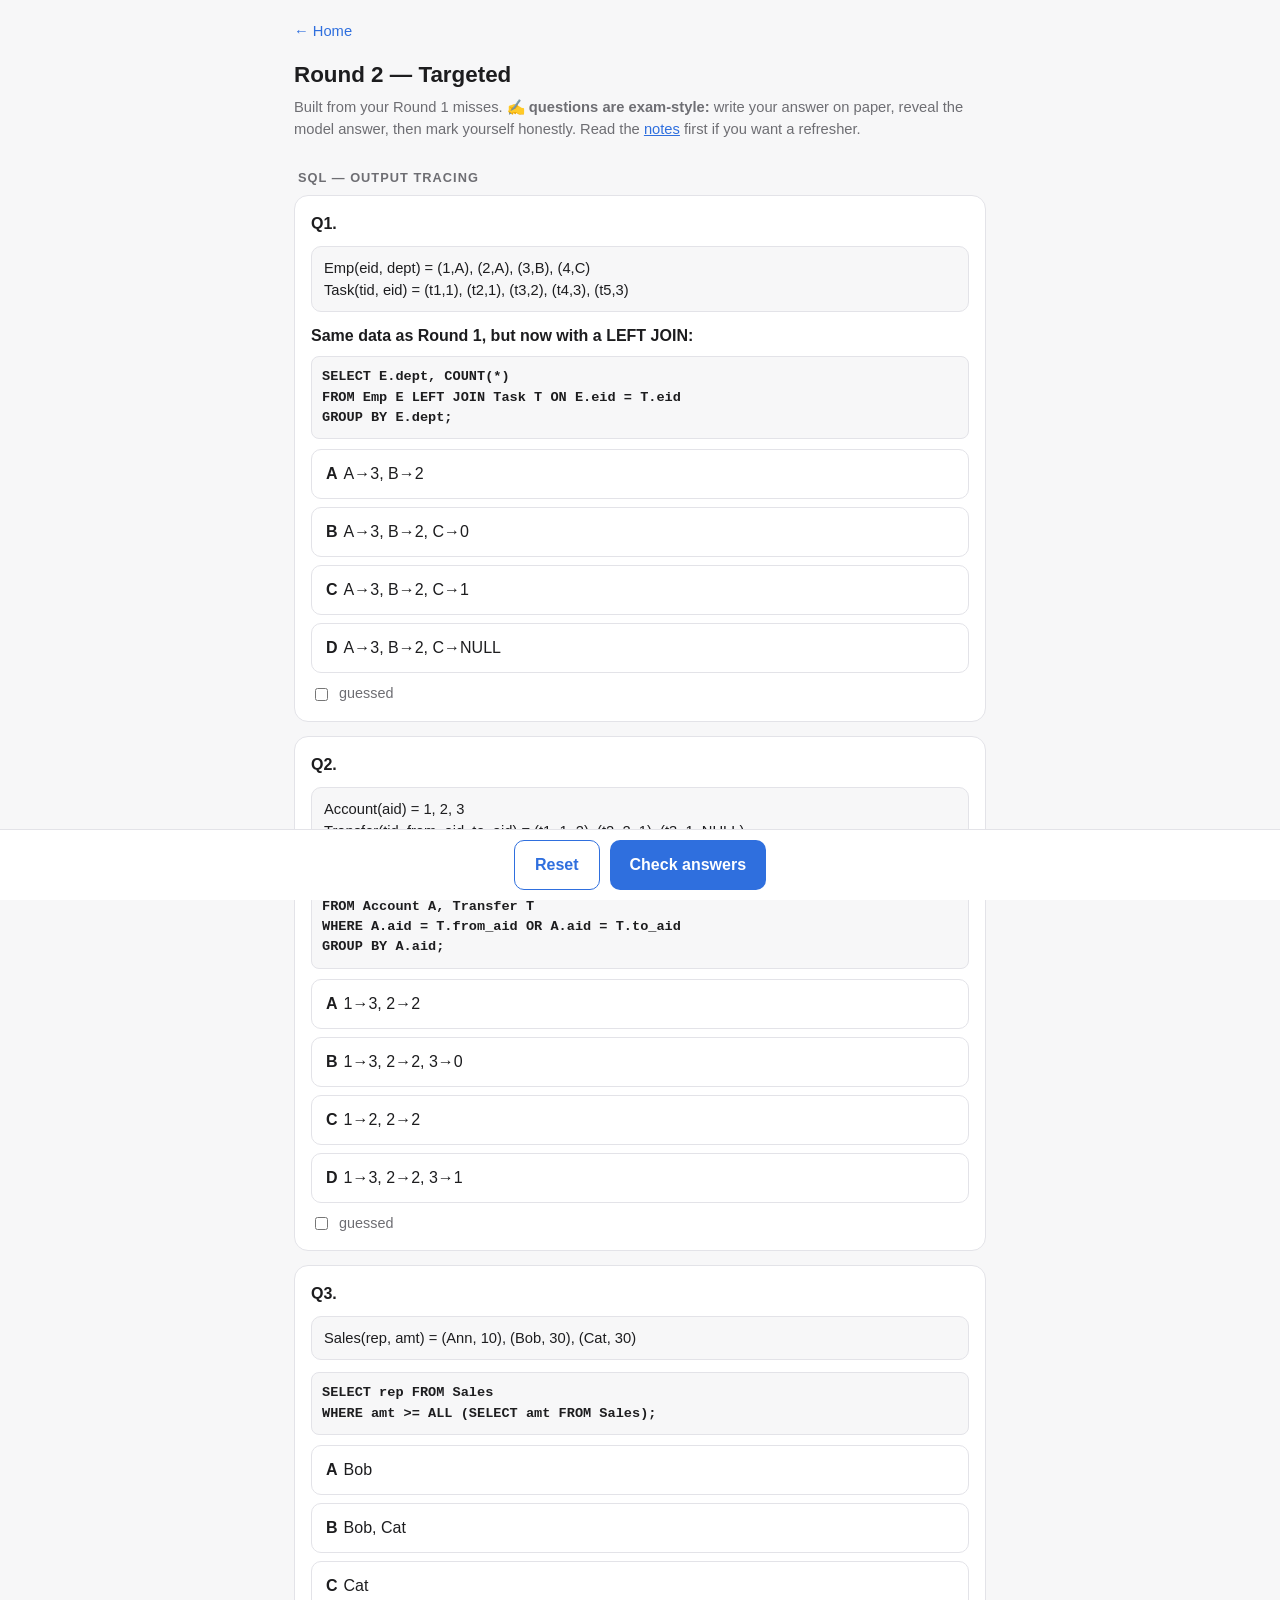
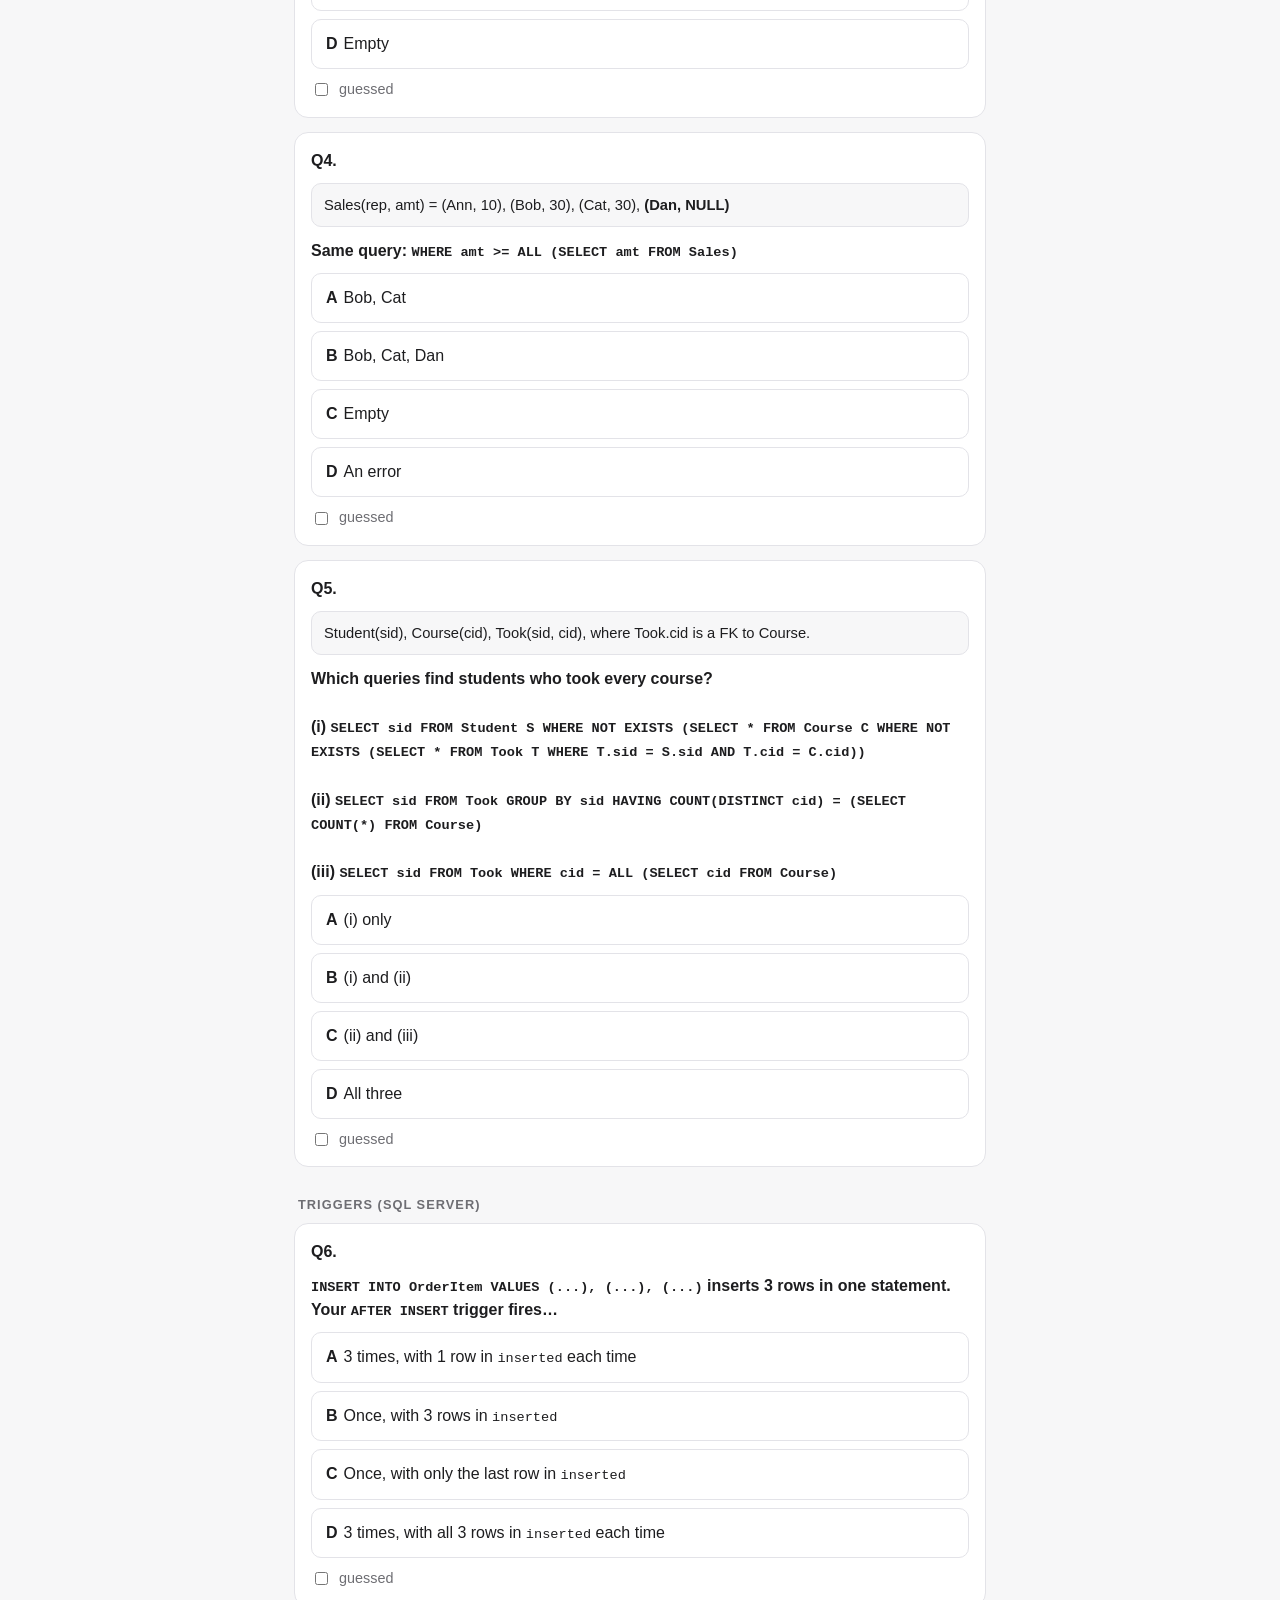
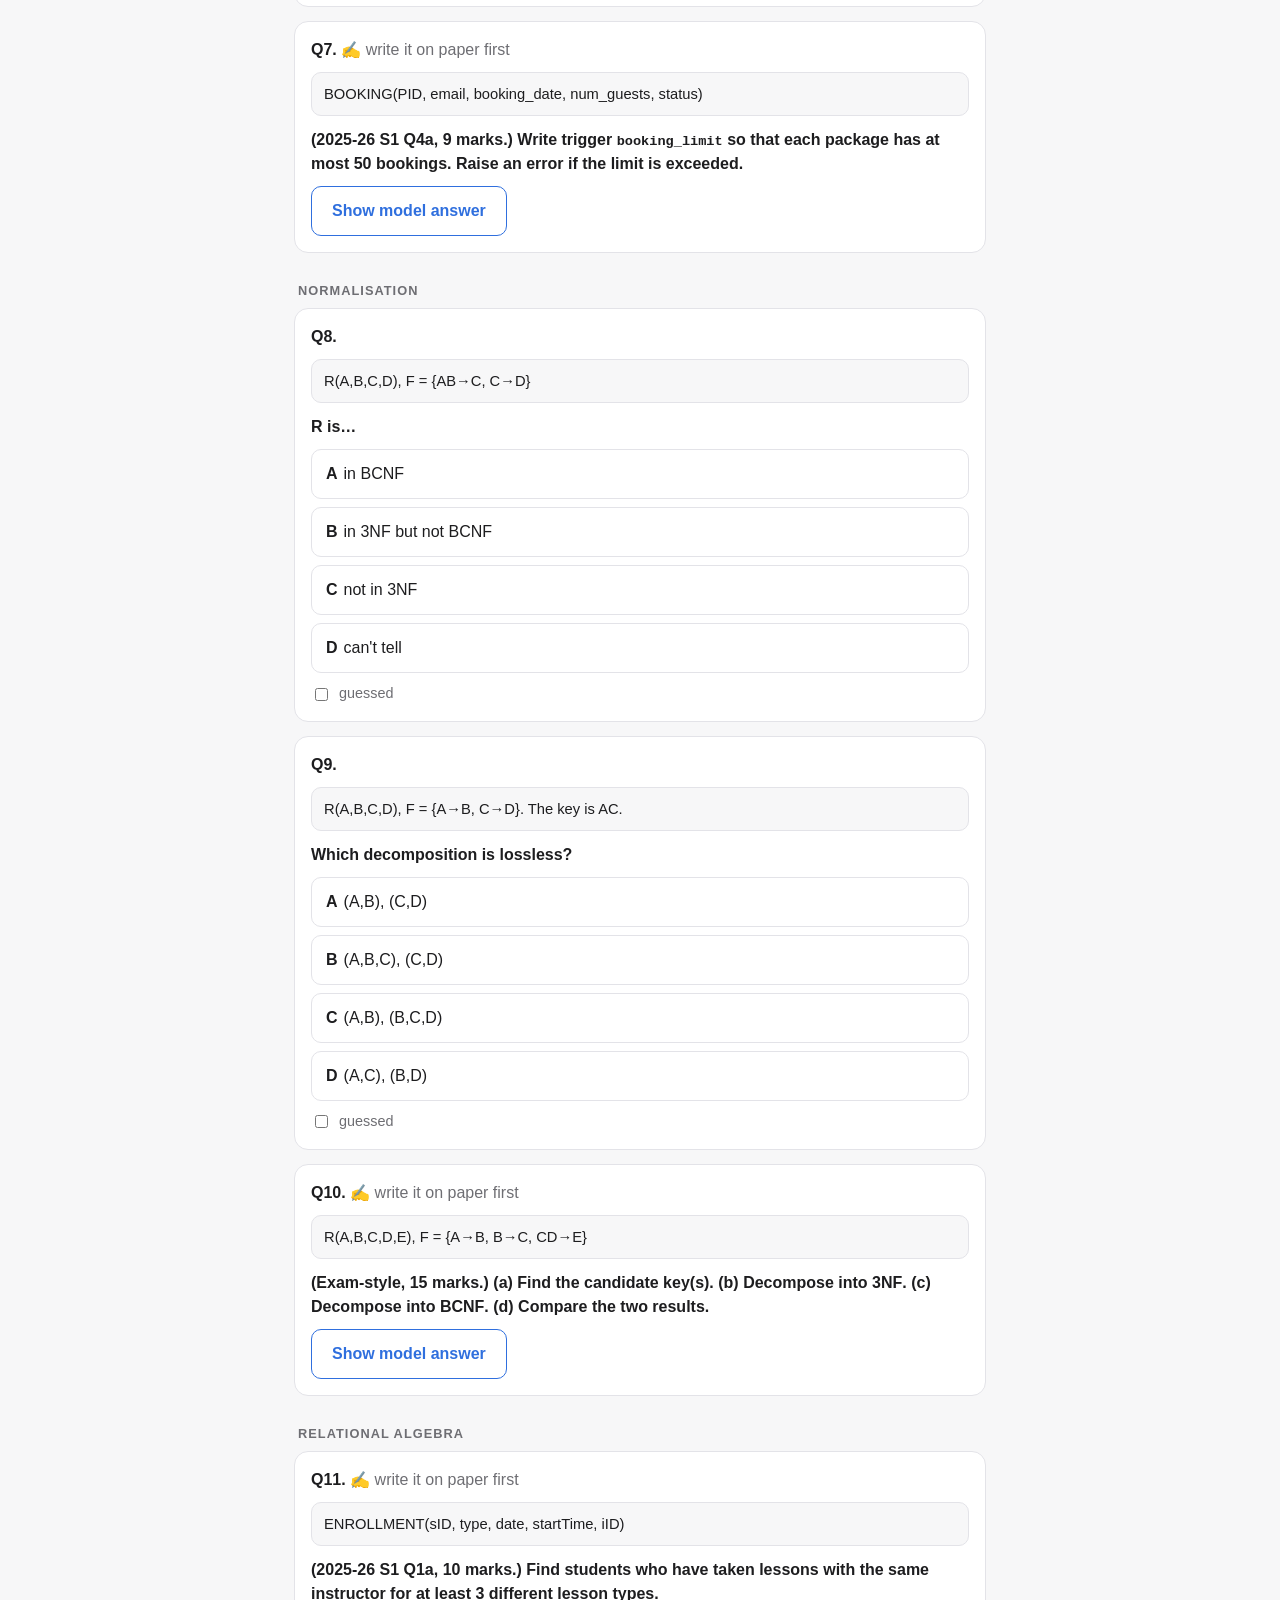
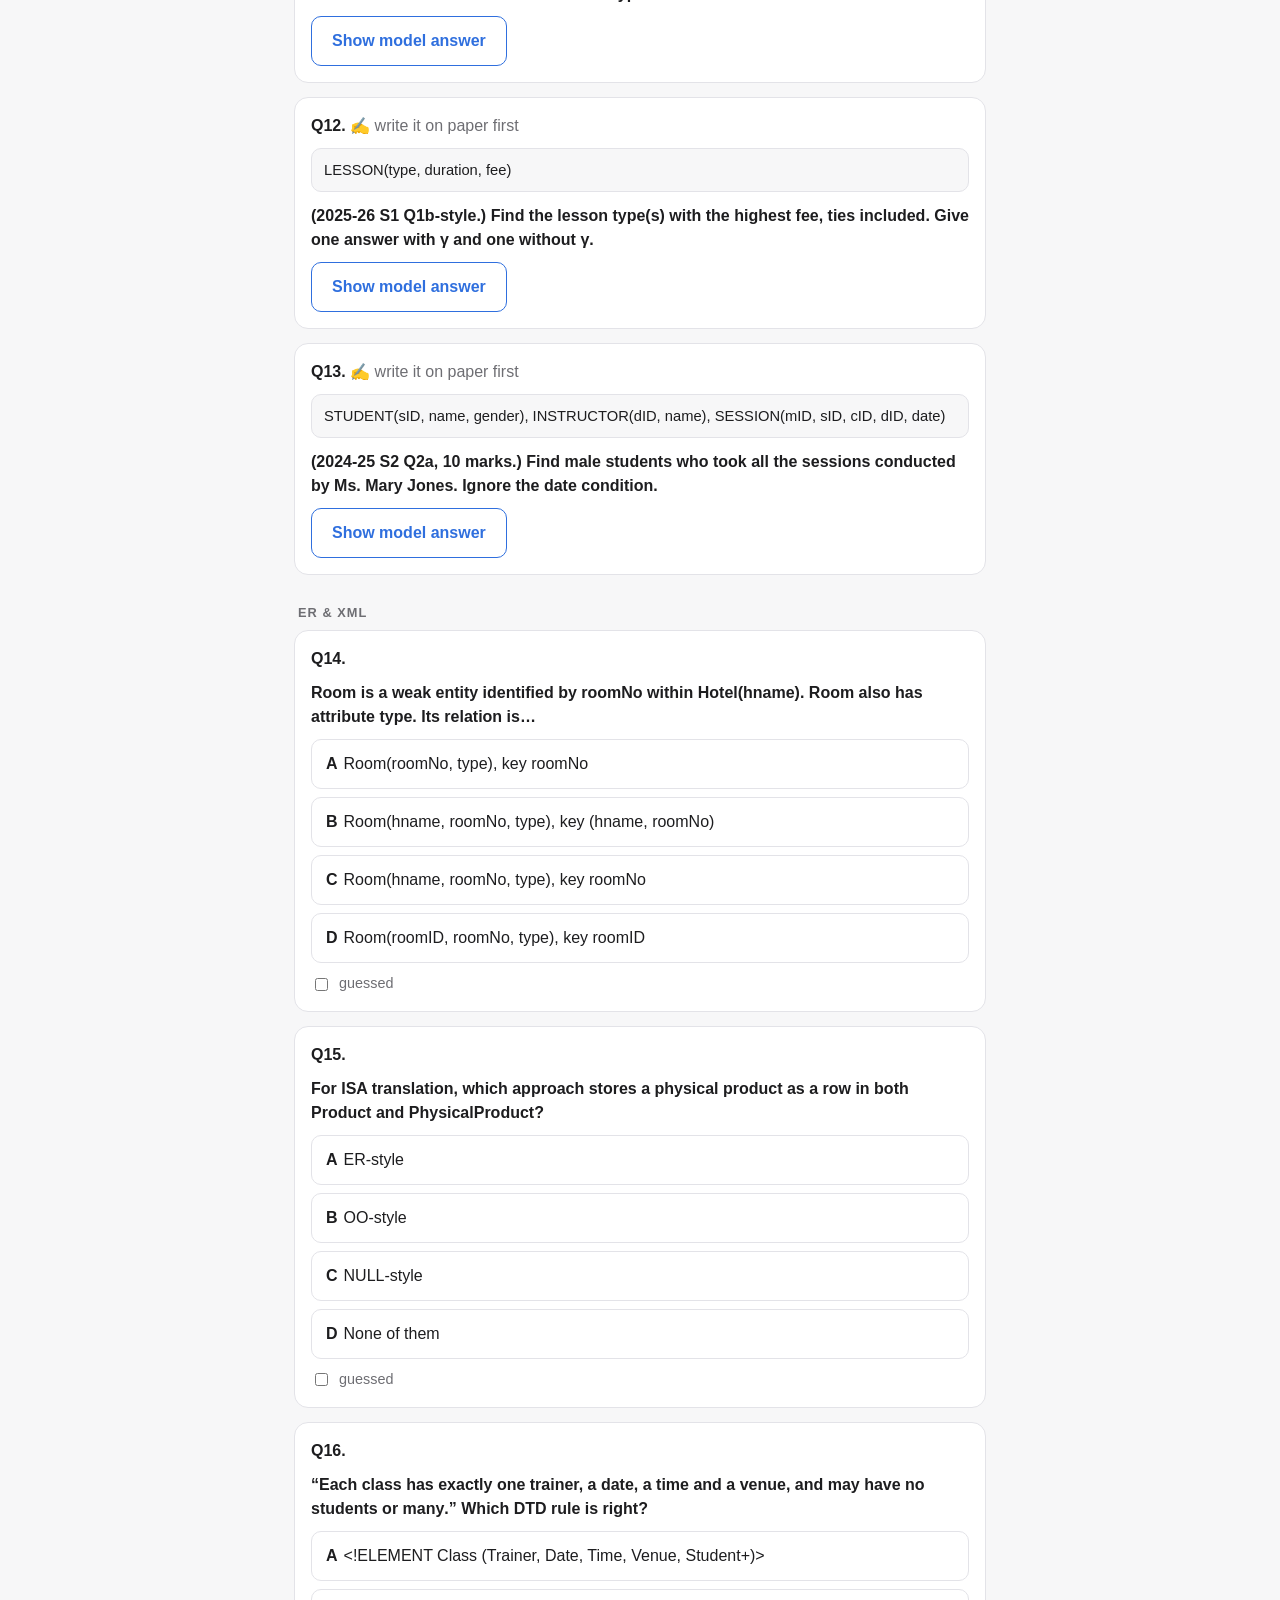
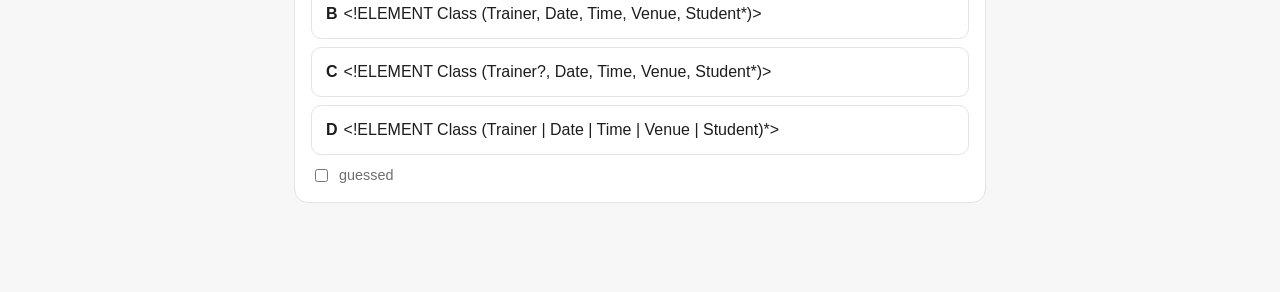
<file: r2.html>
<!DOCTYPE html>
<html lang="en">
<head>
<meta charset="UTF-8">
<meta name="viewport" content="width=device-width, initial-scale=1">
<title>SC2207 — Round 2 (targeted)</title>
<link rel="stylesheet" href="style.css">
</head>
<body>
<main>
  <a class="home" href="./">← Home</a>
  <h1>Round 2 — Targeted</h1>
  <div class="sub">Built from your Round 1 misses. <b>✍️ questions are exam-style:</b> write your answer on paper, reveal the model answer, then mark yourself honestly. Read the <a href="notes.html">notes</a> first if you want a refresher.</div>
  <div id="result"></div>
  <div id="quiz"></div>
</main>
<div class="bar">
  <button class="btn sec" id="reset">Reset</button>
  <button class="btn" id="check">Check answers</button>
</div>
<script>
const DATA1 = `Emp(eid, dept) = (1,A), (2,A), (3,B), (4,C)<br>Task(tid, eid) = (t1,1), (t2,1), (t3,2), (t4,3), (t5,3)`;
window.QUIZ = { round: "R2", questions: [

{ sec:"SQL — output tracing", topic:"SQL", ctx: DATA1,
  q:`Same data as Round 1, but now with a LEFT JOIN:<pre>SELECT E.dept, COUNT(*)
FROM Emp E LEFT JOIN Task T ON E.eid = T.eid
GROUP BY E.dept;</pre>`,
  o:["A→3, B→2","A→3, B→2, C→0","A→3, B→2, C→1","A→3, B→2, C→NULL"], a:2,
  e:`The LEFT JOIN keeps employee 4 as the row (4, C, NULL, NULL). <b>COUNT(*) counts rows</b>, and that is a row, so C→1. To get C→0 you need <b>COUNT(T.tid)</b>, because COUNT(column) skips NULLs. Remember: inner join means no C row at all; LEFT JOIN + COUNT(*) gives 1; LEFT JOIN + COUNT(col) gives 0.` },

{ sec:"SQL — output tracing", topic:"SQL",
  ctx:`Account(aid) = 1, 2, 3<br>Transfer(tid, from_aid, to_aid) = (t1, 1, 2), (t2, 2, 1), (t3, 1, NULL)`,
  q:`<pre>SELECT A.aid, COUNT(*)
FROM Account A, Transfer T
WHERE A.aid = T.from_aid OR A.aid = T.to_aid
GROUP BY A.aid;</pre>`,
  o:["1→3, 2→2","1→3, 2→2, 3→0","1→2, 2→2","1→3, 2→2, 3→1"], a:0,
  e:`Go through each (account, transfer) pair:<br>aid 1: t1 (from) ✔, t2 (to) ✔, t3 (from) ✔ → 3<br>aid 2: t1 (to) ✔, t2 (from) ✔ → 2<br>aid 3: no matches, so it's <b>dropped</b> (inner join).<br>This is the exact style of the 2023-24 S2 and 2025-26 S2 papers. List every pair on paper; don't trace it in your head.` },

{ sec:"SQL — output tracing", topic:"SQL",
  ctx:`Sales(rep, amt) = (Ann, 10), (Bob, 30), (Cat, 30)`,
  q:`<pre>SELECT rep FROM Sales
WHERE amt &gt;= ALL (SELECT amt FROM Sales);</pre>`,
  o:["Bob","Bob, Cat","Cat","Empty"], a:1,
  e:`<code>&gt;= ALL</code> keeps <b>every tie</b>: 30 ≥ {10, 30, 30} is true for both Bob and Cat. This is why examiners write “return all products if there's a tie”: TOP 1 / LIMIT 1 loses marks. Use <code>&gt;= ALL</code> or <code>= (SELECT MAX(...))</code>.` },

{ sec:"SQL — output tracing", topic:"SQL",
  ctx:`Sales(rep, amt) = (Ann, 10), (Bob, 30), (Cat, 30), <b>(Dan, NULL)</b>`,
  q:`Same query: <code>WHERE amt &gt;= ALL (SELECT amt FROM Sales)</code>`,
  o:["Bob, Cat","Bob, Cat, Dan","Empty","An error"], a:2,
  e:`Same NULL trap as NOT IN. For Bob, <code>30 &gt;= NULL</code> is UNKNOWN, so “≥ ALL” can never be TRUE. The result is <b>empty</b>. <code>= (SELECT MAX(amt) FROM Sales)</code> would give Bob, Cat, because aggregates ignore NULL. <b>Rule: NOT IN and ALL break on NULLs. EXISTS and MAX don't.</b>` },

{ sec:"SQL — output tracing", topic:"SQL",
  ctx:`Student(sid), Course(cid), Took(sid, cid), where Took.cid is a FK to Course.`,
  q:`Which queries find students who took <b>every</b> course?<br><br>
(i) <code>SELECT sid FROM Student S WHERE NOT EXISTS (SELECT * FROM Course C WHERE NOT EXISTS (SELECT * FROM Took T WHERE T.sid = S.sid AND T.cid = C.cid))</code><br><br>
(ii) <code>SELECT sid FROM Took GROUP BY sid HAVING COUNT(DISTINCT cid) = (SELECT COUNT(*) FROM Course)</code><br><br>
(iii) <code>SELECT sid FROM Took WHERE cid = ALL (SELECT cid FROM Course)</code>`,
  o:["(i) only","(i) and (ii)","(ii) and (iii)","All three"], a:1,
  e:`(i) is the textbook <b>double NOT EXISTS</b>: “there is no course this student didn't take”. Learn this pattern for division in SQL. (ii) works too, by counting, but it needs the FK and COUNT(DISTINCT). (iii) checks one row against every course id, which is only true when there is exactly one course.` },

{ sec:"Triggers (SQL Server)", topic:"Trigger",
  q:`<code>INSERT INTO OrderItem VALUES (...), (...), (...)</code> inserts 3 rows in <b>one statement</b>. Your <code>AFTER INSERT</code> trigger fires…`,
  o:["3 times, with 1 row in <code>inserted</code> each time","Once, with 3 rows in <code>inserted</code>","Once, with only the last row in <code>inserted</code>","3 times, with all 3 rows in <code>inserted</code> each time"], a:1,
  e:`SQL Server triggers are <b>statement-level</b>. <code>inserted</code> and <code>deleted</code> are tables, so write set-based code (JOIN / GROUP BY on them) and never assume one row. INSERT fills only <code>inserted</code>, DELETE fills only <code>deleted</code>, and UPDATE fills both (old rows in deleted, new rows in inserted).` },

{ type:"open", sec:"Triggers (SQL Server)", topic:"Trigger",
  ctx:`BOOKING(PID, email, booking_date, num_guests, status)`,
  q:`(2025-26 S1 Q4a, 9 marks.) Write trigger <code>booking_limit</code> so that each package has at most 50 bookings. Raise an error if the limit is exceeded.`,
  model:`<pre>CREATE TRIGGER booking_limit
ON BOOKING
AFTER INSERT
AS
BEGIN
  IF EXISTS (
    SELECT B.PID
    FROM BOOKING B
    WHERE B.PID IN (SELECT PID FROM inserted)
    GROUP BY B.PID
    HAVING COUNT(*) &gt; 50
  )
  BEGIN
    RAISERROR('Package booking limit (50) exceeded', 16, 1);
    ROLLBACK TRANSACTION;
  END
END;</pre>
<b>Marking points:</b> ON table + AFTER INSERT ✔ · uses <code>inserted</code> ✔ · handles multi-row inserts (IN / GROUP BY, not <code>@pid = (SELECT PID FROM inserted)</code>) ✔ · counts AFTER the insert, so the test is &gt; 50 ✔ · raises an error <b>and</b> rolls back ✔.<br>
Alternative: <code>INSTEAD OF INSERT</code>, check, then re-INSERT from inserted. <code>THROW 50001, 'msg', 1;</code> also works in place of RAISERROR.` },

{ sec:"Normalisation", topic:"FD / Normalisation",
  ctx:`R(A,B,C,D), F = {AB→C, C→D}`,
  q:`R is…`,
  o:["in BCNF","in 3NF but not BCNF","not in 3NF","can't tell"], a:2,
  e:`Key: A and B appear on no RHS. AB⁺ = ABCD, so the key is AB. Prime attributes: {A, B}.<br>C→D: is C a superkey? No. Is D prime? No. So it <b>violates 3NF</b>, a classic transitive dependency (AB→C→D).<br><b>Checklist for each FD X→Y:</b> X superkey? Fine for BCNF and 3NF. If not, is Y prime? Then 3NF only. Neither? Not even 3NF.` },

{ sec:"Normalisation", topic:"FD / Normalisation",
  ctx:`R(A,B,C,D), F = {A→B, C→D}. The key is AC.`,
  q:`Which decomposition is <b>lossless</b>?`,
  o:["(A,B), (C,D)","(A,B,C), (C,D)","(A,B), (B,C,D)","(A,C), (B,D)"], a:1,
  e:`<b>Binary test:</b> R1 ∩ R2 must functionally determine all of R1 or all of R2.<br>A: ∩ = ∅, so lossy.<br>B: ∩ = C, and C→D, so C is a key of (C,D). <b>Lossless</b> ✔<br>C: ∩ = B, and B determines nothing, so lossy.<br>D: ∩ = ∅, so lossy.<br>Lossless means joining the pieces gives back exactly R, with no fake tuples. Dependency-preserving is a different property: each FD can be checked inside one piece.` },

{ type:"open", sec:"Normalisation", topic:"FD / Normalisation",
  ctx:`R(A,B,C,D,E), F = {A→B, B→C, CD→E}`,
  q:`(Exam-style, 15 marks.) (a) Find the candidate key(s). (b) Decompose into <b>3NF</b>. (c) Decompose into <b>BCNF</b>. (d) Compare the two results.`,
  model:`<b>(a)</b> A and D are on no RHS, so they're in every key. AD⁺ = A D B C E = all attributes. <b>Key = AD</b>, the only one.<br><br>
<b>(b) 3NF synthesis:</b> F is already a minimal basis. Make one relation per FD: R1(A,B), R2(B,C), R3(C,D,E). None of them contains the key AD, so add <b>R4(A,D)</b>.<br>Result: (A,B), (B,C), (C,D,E), (A,D). Lossless ✔ and dependency-preserving ✔ by construction.<br><br>
<b>(c) BCNF:</b> A→B violates (A isn't a superkey). A⁺ = ABC, so split into R1(A,B,C) and R2(A,D,E).<br>• R1: B→C violates (B isn't a key of ABC), so split into (B,C) and (A,B).<br>• R2(A,D,E): projected FDs are AD→E only. AD is the key, so it's BCNF ✔.<br>Result: (A,B), (B,C), (A,D,E).<br><br>
<b>(d) Compare:</b> BCNF <b>lost CD→E</b>, since no relation contains C, D and E together, and it can't be derived from A→B, B→C, AD→E. 3NF keeps every FD but has 4 relations. Both are lossless. BCNF removes all FD redundancy. 3NF guarantees dependency preservation and may keep some redundancy.<br>
<b>Marking points:</b> closure shown ✔ · minimal basis stated ✔ · key relation added ✔ · projected FDs on each BCNF piece ✔ · the lost FD named explicitly ✔.` },

{ type:"open", sec:"Relational algebra", topic:"Relational Algebra",
  ctx:`ENROLLMENT(sID, type, date, startTime, iID)`,
  q:`(2025-26 S1 Q1a, 10 marks.) Find students who have taken lessons with the <b>same instructor</b> for at least <b>3 different lesson types</b>.`,
  model:`<b>With γ (aggregation):</b><br>
T ← π<sub>sID, iID, type</sub>(ENROLLMENT) &nbsp;&nbsp;<i>(removes repeated dates)</i><br>
C ← γ<sub>sID, iID; COUNT(type)→n</sub>(T)<br>
Ans ← π<sub>sID</sub>(σ<sub>n ≥ 3</sub>(C))<br><br>
<b>Without γ (self-join), also accepted:</b><br>
E1 ← ρ<sub>E1(s, i, t1)</sub>(T), E2 ← ρ<sub>E2(s2, i2, t2)</sub>(T), E3 ← ρ<sub>E3(s3, i3, t3)</sub>(T)<br>
Ans ← π<sub>s</sub>(σ<sub>s=s2 ∧ s=s3 ∧ i=i2 ∧ i=i3 ∧ t1&lt;t2 ∧ t2&lt;t3</sub>(E1 × E2 × E3))<br><br>
<b>Marking points:</b> the projection <b>before</b> counting (otherwise one type on 3 dates counts as 3) ✔ · grouping by <b>both</b> sID and iID (“same instructor”) ✔ · the final projection ✔.` },

{ type:"open", sec:"Relational algebra", topic:"Relational Algebra",
  ctx:`LESSON(type, duration, fee)`,
  q:`(2025-26 S1 Q1b-style.) Find the lesson type(s) with the <b>highest fee</b>, ties included. Give one answer <b>with</b> γ and one <b>without</b> γ.`,
  model:`<b>With γ:</b><br>
M ← γ<sub>MAX(fee)→m</sub>(LESSON)<br>
Ans ← π<sub>type</sub>(σ<sub>fee = m</sub>(LESSON × M))<br><br>
<b>Without γ (“not dominated”):</b><br>
L1 ← ρ<sub>L1</sub>(LESSON), L2 ← ρ<sub>L2</sub>(LESSON)<br>
Smaller ← π<sub>L1.type</sub>(σ<sub>L1.fee &lt; L2.fee</sub>(L1 × L2)) &nbsp;&nbsp;<i>(types beaten by something)</i><br>
Ans ← π<sub>type</sub>(LESSON) − Smaller<br><br>
For “highest fee <b>per hour</b>”, use an extended projection first: π<sub>type, fee/duration→rate</sub>(LESSON), then do the same.<br>
<b>Marking points:</b> ties kept ✔ · renaming for the self-join ✔ · set difference used correctly ✔.` },

{ type:"open", sec:"Relational algebra", topic:"Relational Algebra",
  ctx:`STUDENT(sID, name, gender), INSTRUCTOR(dID, name), SESSION(mID, sID, cID, dID, date)`,
  q:`(2024-25 S2 Q2a, 10 marks.) Find <b>male</b> students who took <b>all</b> the sessions conducted by Ms. Mary Jones. Ignore the date condition.`,
  model:`MJ ← π<sub>dID</sub>(σ<sub>name='Mary Jones'</sub>(INSTRUCTOR))<br>
MJS ← π<sub>mID</sub>(SESSION ⋈ MJ) &nbsp;&nbsp;<i>(all of Mary's sessions: the divisor)</i><br>
Took ← π<sub>sID, mID</sub>(SESSION) &nbsp;&nbsp;<i>(dividend: exactly answer attrs + divisor attrs)</i><br>
All ← Took ÷ MJS<br>
Ans ← π<sub>sID</sub>(All ⋈ σ<sub>gender='M'</sub>(STUDENT))<br><br>
<b>Division without ÷</b> (worth knowing):<br>
S ← π<sub>sID</sub>(Took)<br>
Missing ← π<sub>sID</sub>((S × MJS) − Took)<br>
All ← S − Missing<br><br>
<b>Marking points:</b> divisor correct ✔ · dividend projected to (sID, mID) only ✔ · the male filter applied ✔. In this schema each session row has one sID, so “all sessions” means one row per session the student attended.` },

{ sec:"ER & XML", topic:"ER",
  q:`Room is a <b>weak entity</b> identified by roomNo within Hotel(hname). Room also has attribute type. Its relation is…`,
  o:["Room(roomNo, type), key roomNo","Room(hname, roomNo, type), key (hname, roomNo)","Room(hname, roomNo, type), key roomNo","Room(roomID, roomNo, type), key roomID"], a:1,
  e:`A weak entity's key = <b>the owner's key + its partial key</b>. Room 101 exists in many hotels, so roomNo alone isn't unique. In reverse-engineering questions, a schema like G(<u>H, L</u>, R), where H is another entity's key, points to a <b>weak entity</b> (double rectangle, double diamond).` },

{ sec:"ER & XML", topic:"ER",
  q:`For ISA translation, which approach stores a physical product as a row in <b>both</b> Product and PhysicalProduct?`,
  o:["ER-style","OO-style","NULL-style","None of them"], a:0,
  e:`<b>ER-style:</b> one table per entity set. The subclass table holds (superclass key + its own attributes), so the object is spread across both tables.<br><b>OO-style:</b> one table per possible combination, holding all attributes. Each object is in exactly one table.<br><b>NULL-style:</b> one big table, with NULLs for attributes that don't apply.<br>The subclass <b>never</b> gets its own new key.` },

{ sec:"ER & XML", topic:"XML",
  q:`“Each class has exactly one trainer, a date, a time and a venue, and <b>may have no students or many</b>.” Which DTD rule is right?`,
  o:["&lt;!ELEMENT Class (Trainer, Date, Time, Venue, Student+)&gt;","&lt;!ELEMENT Class (Trainer, Date, Time, Venue, Student*)&gt;","&lt;!ELEMENT Class (Trainer?, Date, Time, Venue, Student*)&gt;","&lt;!ELEMENT Class (Trainer | Date | Time | Venue | Student)*&gt;"], a:1,
  e:`Exactly one means no symbol. Zero or more means <code>*</code>. One or more means <code>+</code>. Optional (0 or 1) means <code>?</code>. <code>|</code> means choose one. This is from 2024-25 S1 Q4c (“most classes have many students but some have none”). Other DTD pieces: <code>#PCDATA</code> for leaf text, <code>&lt;!ATTLIST X a CDATA #REQUIRED | #IMPLIED | #FIXED "SGD"&gt;</code>, and <code>ID</code>/<code>IDREF</code>.` }
]};
</script>
<script src="engine.js"></script>
</body>
</html>
</file>
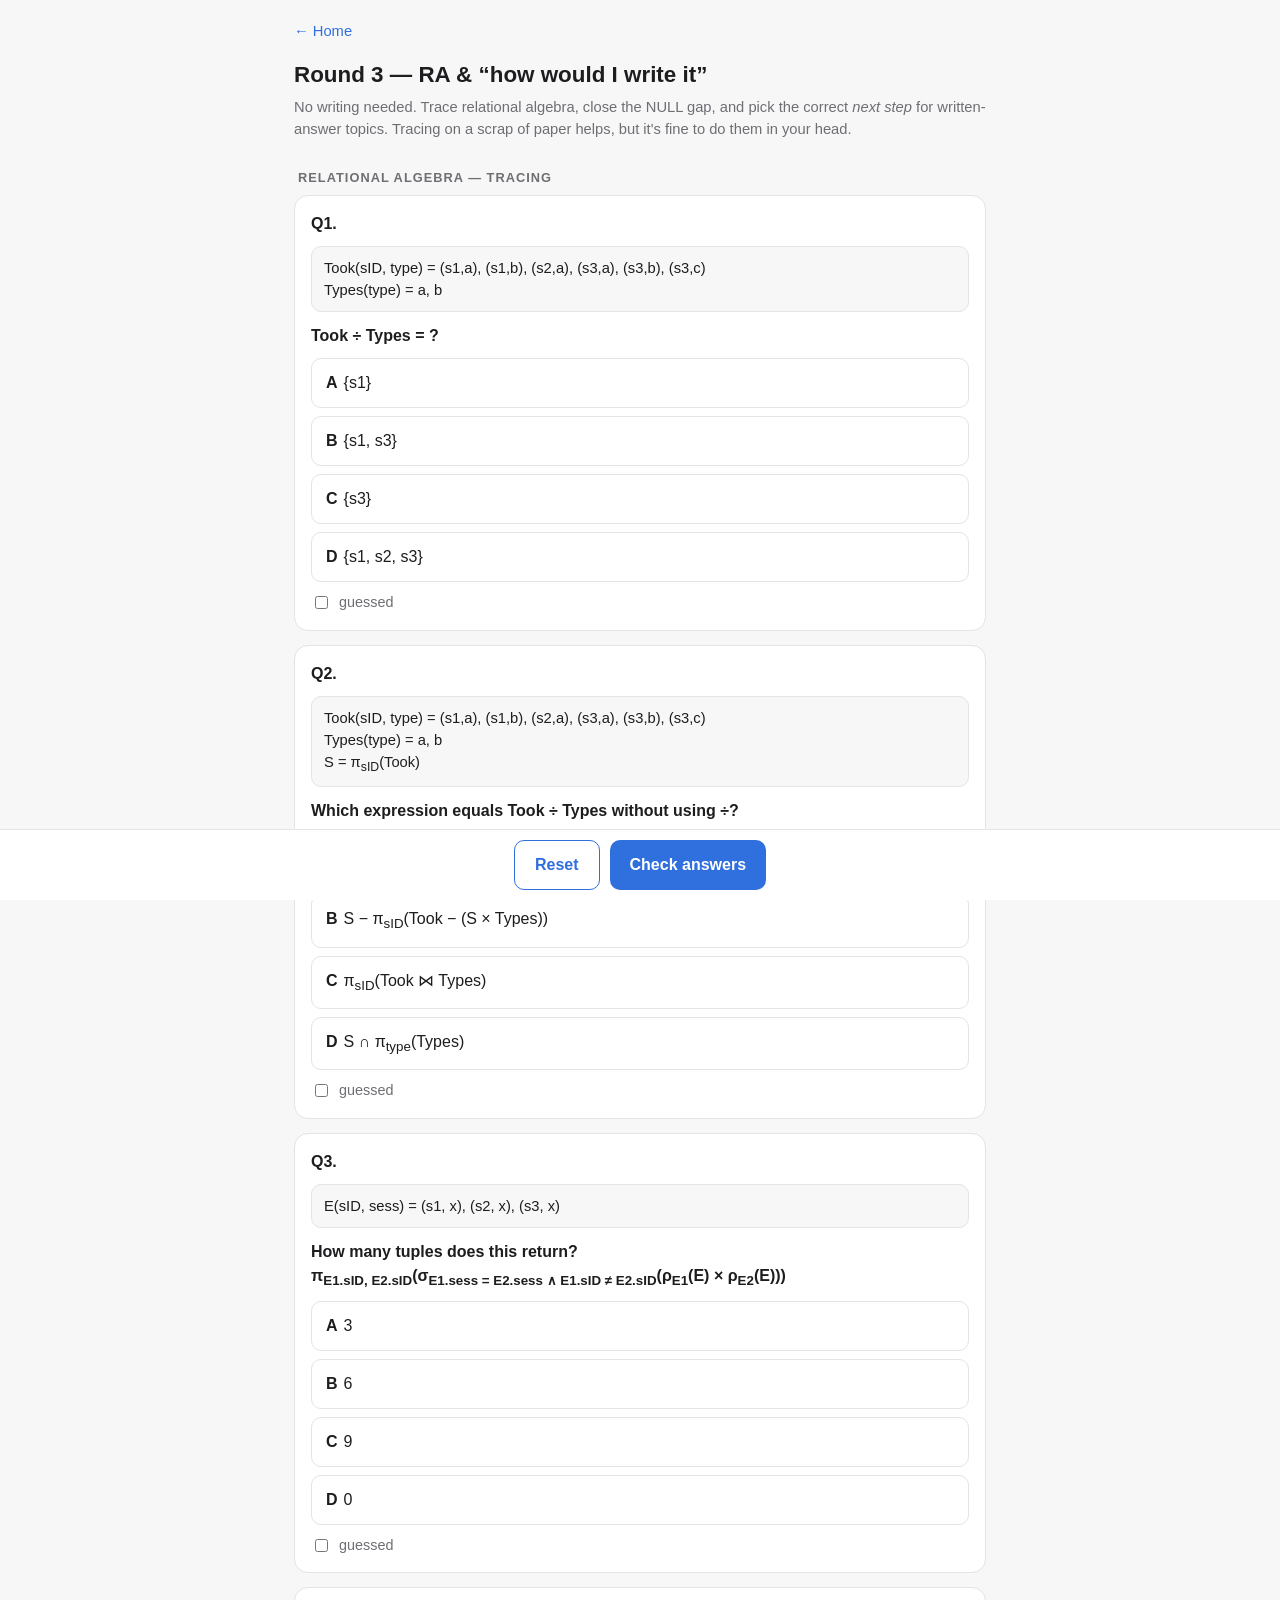
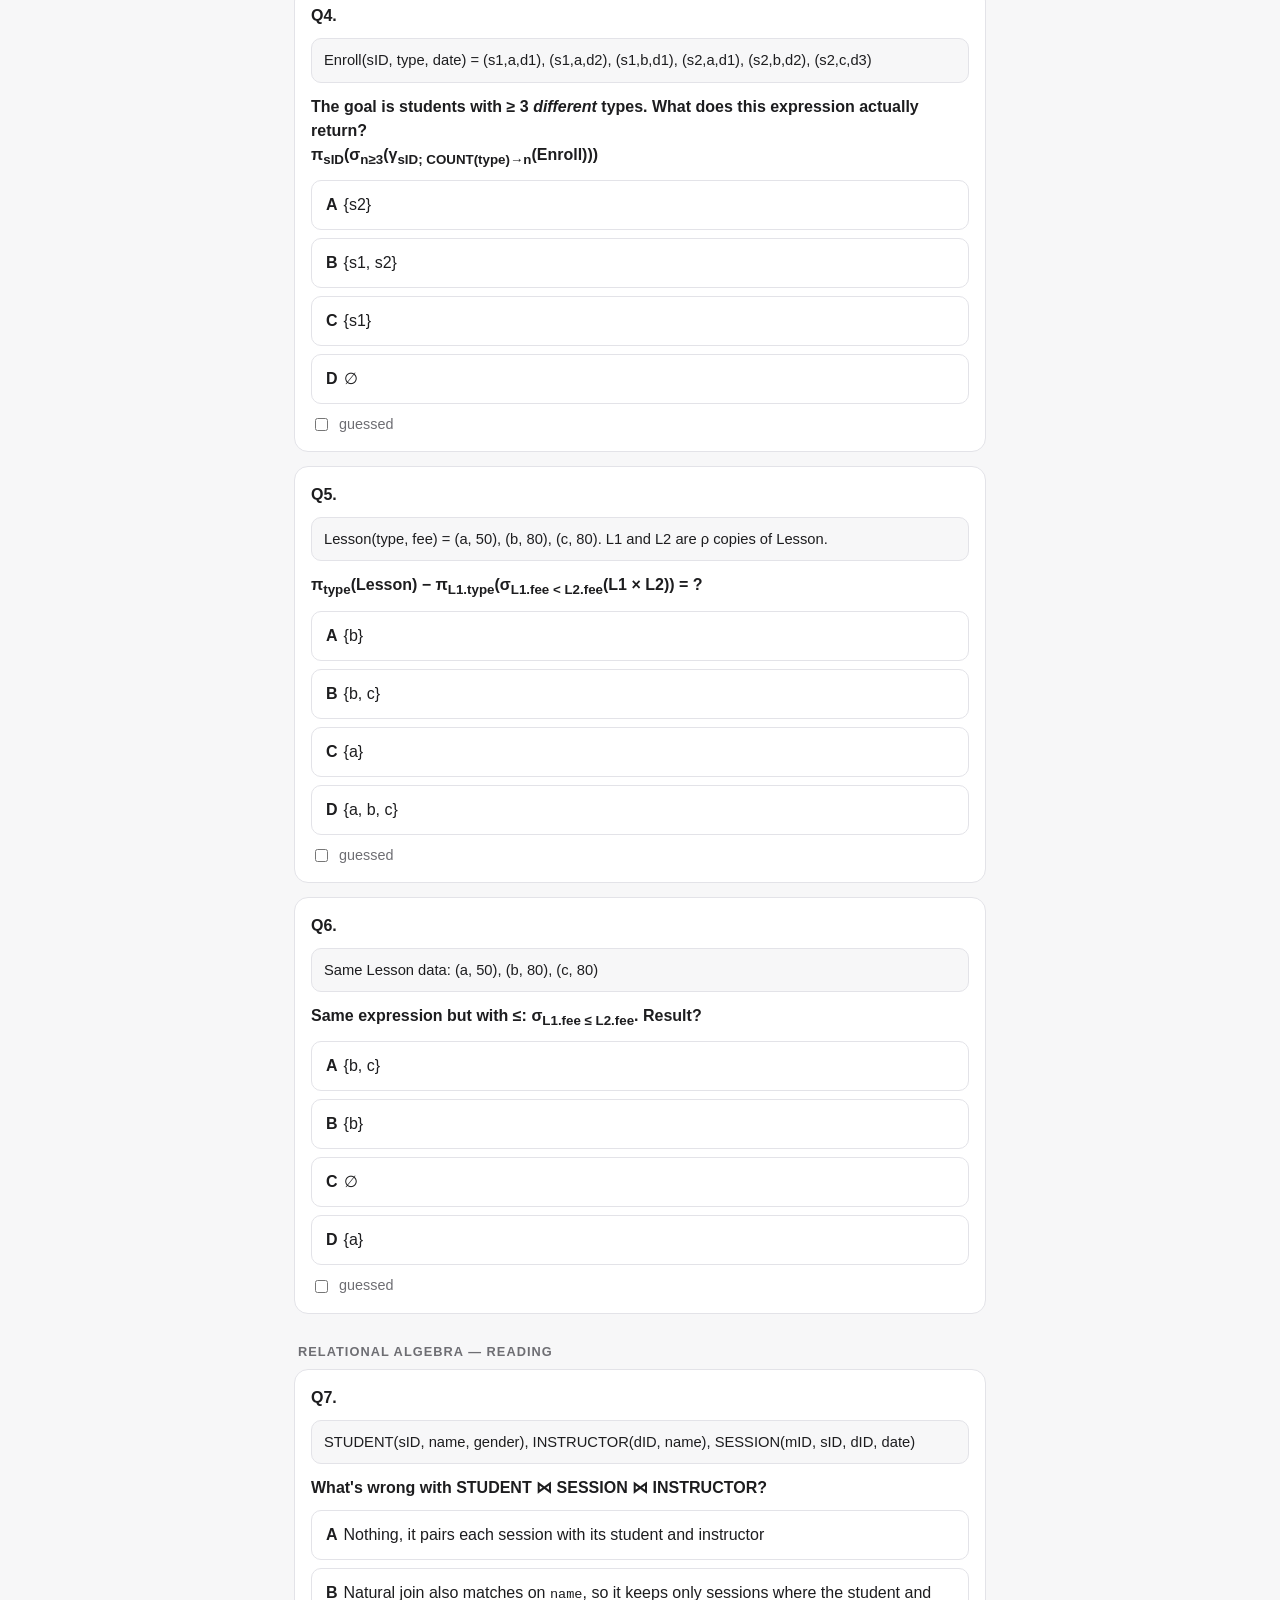
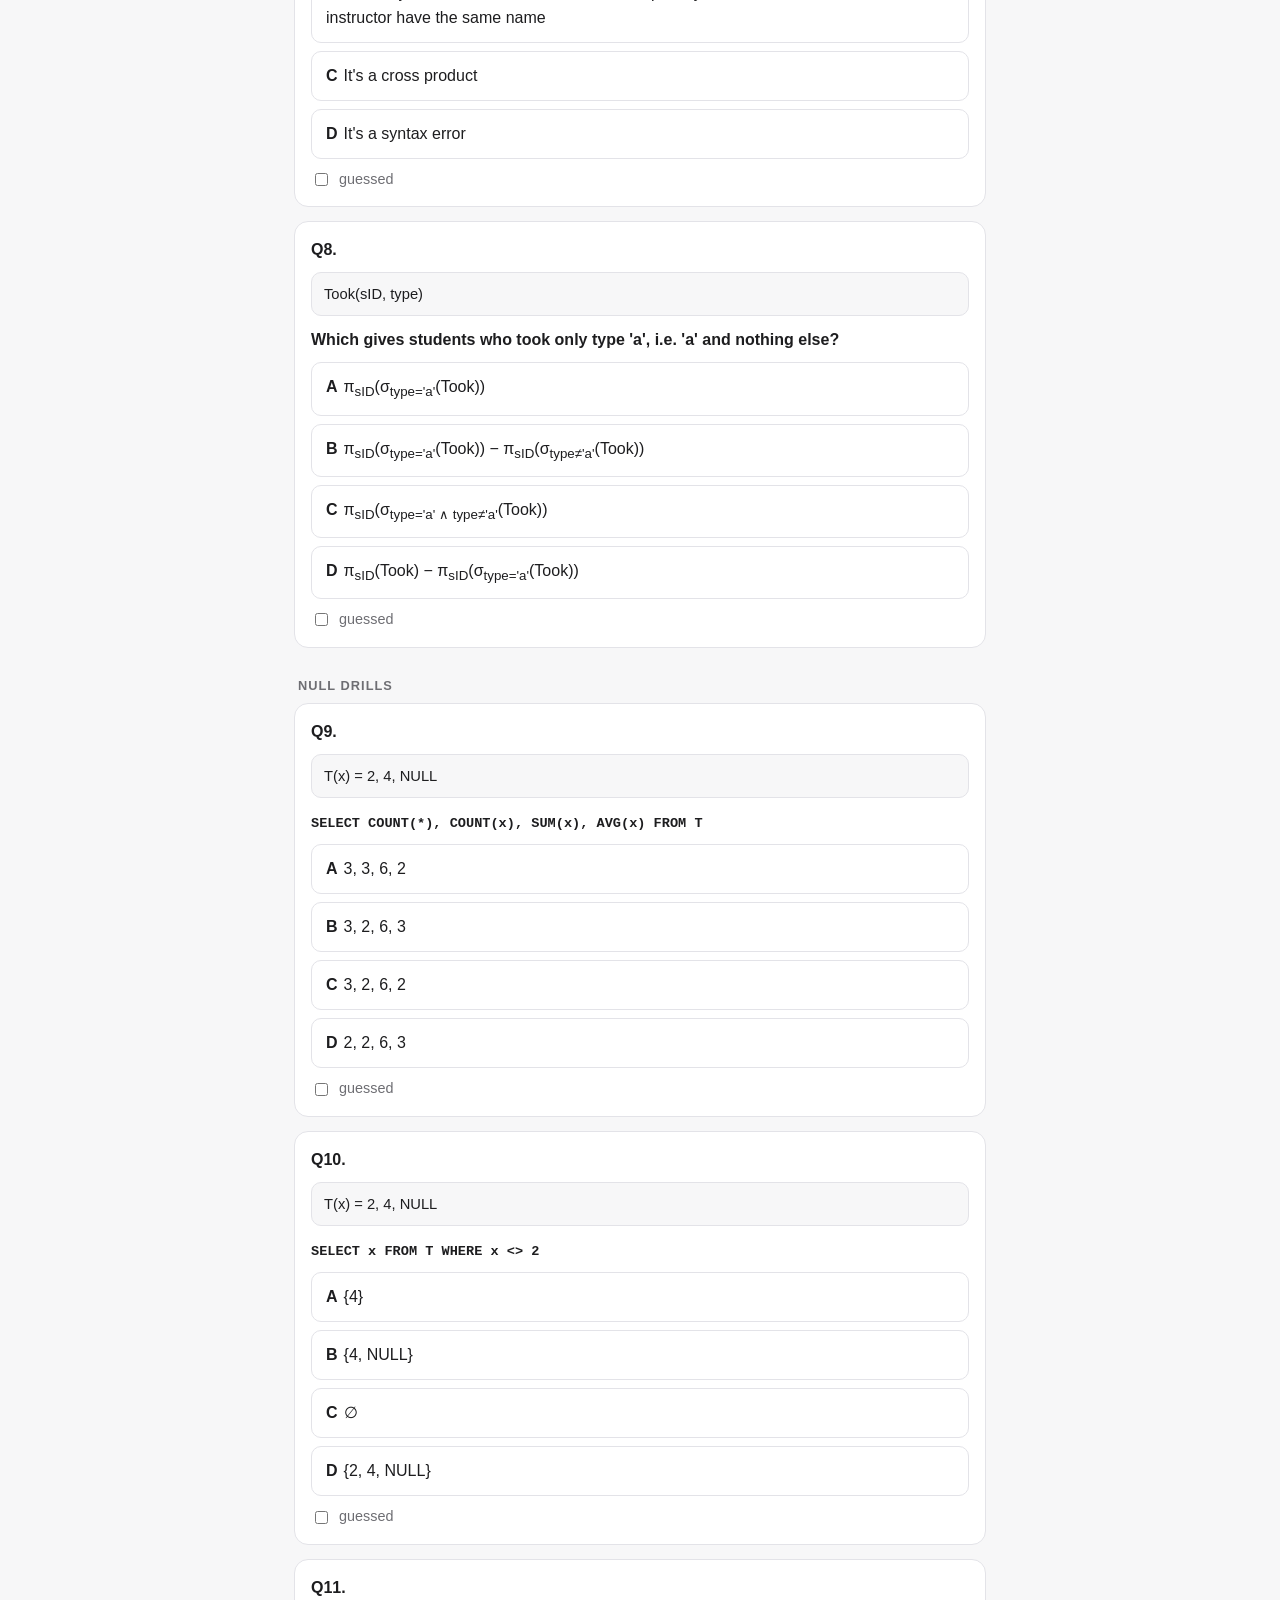
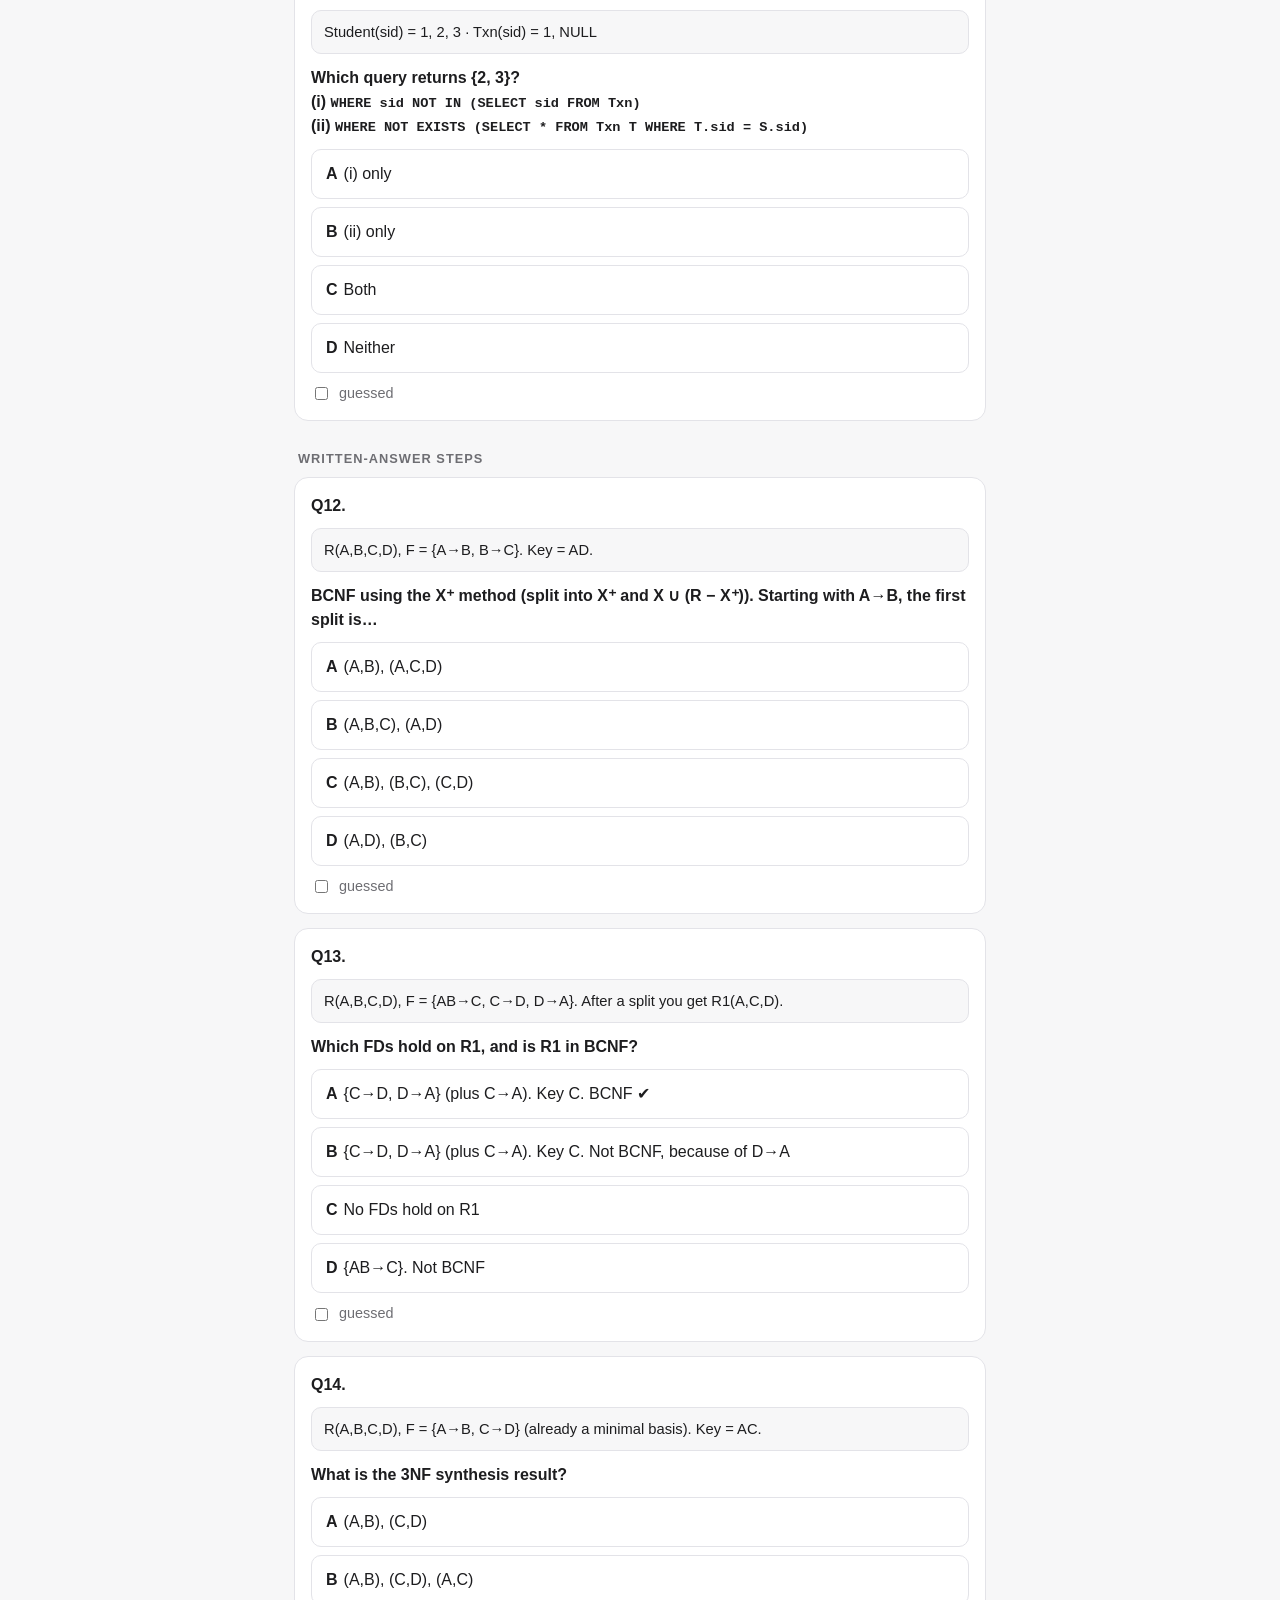
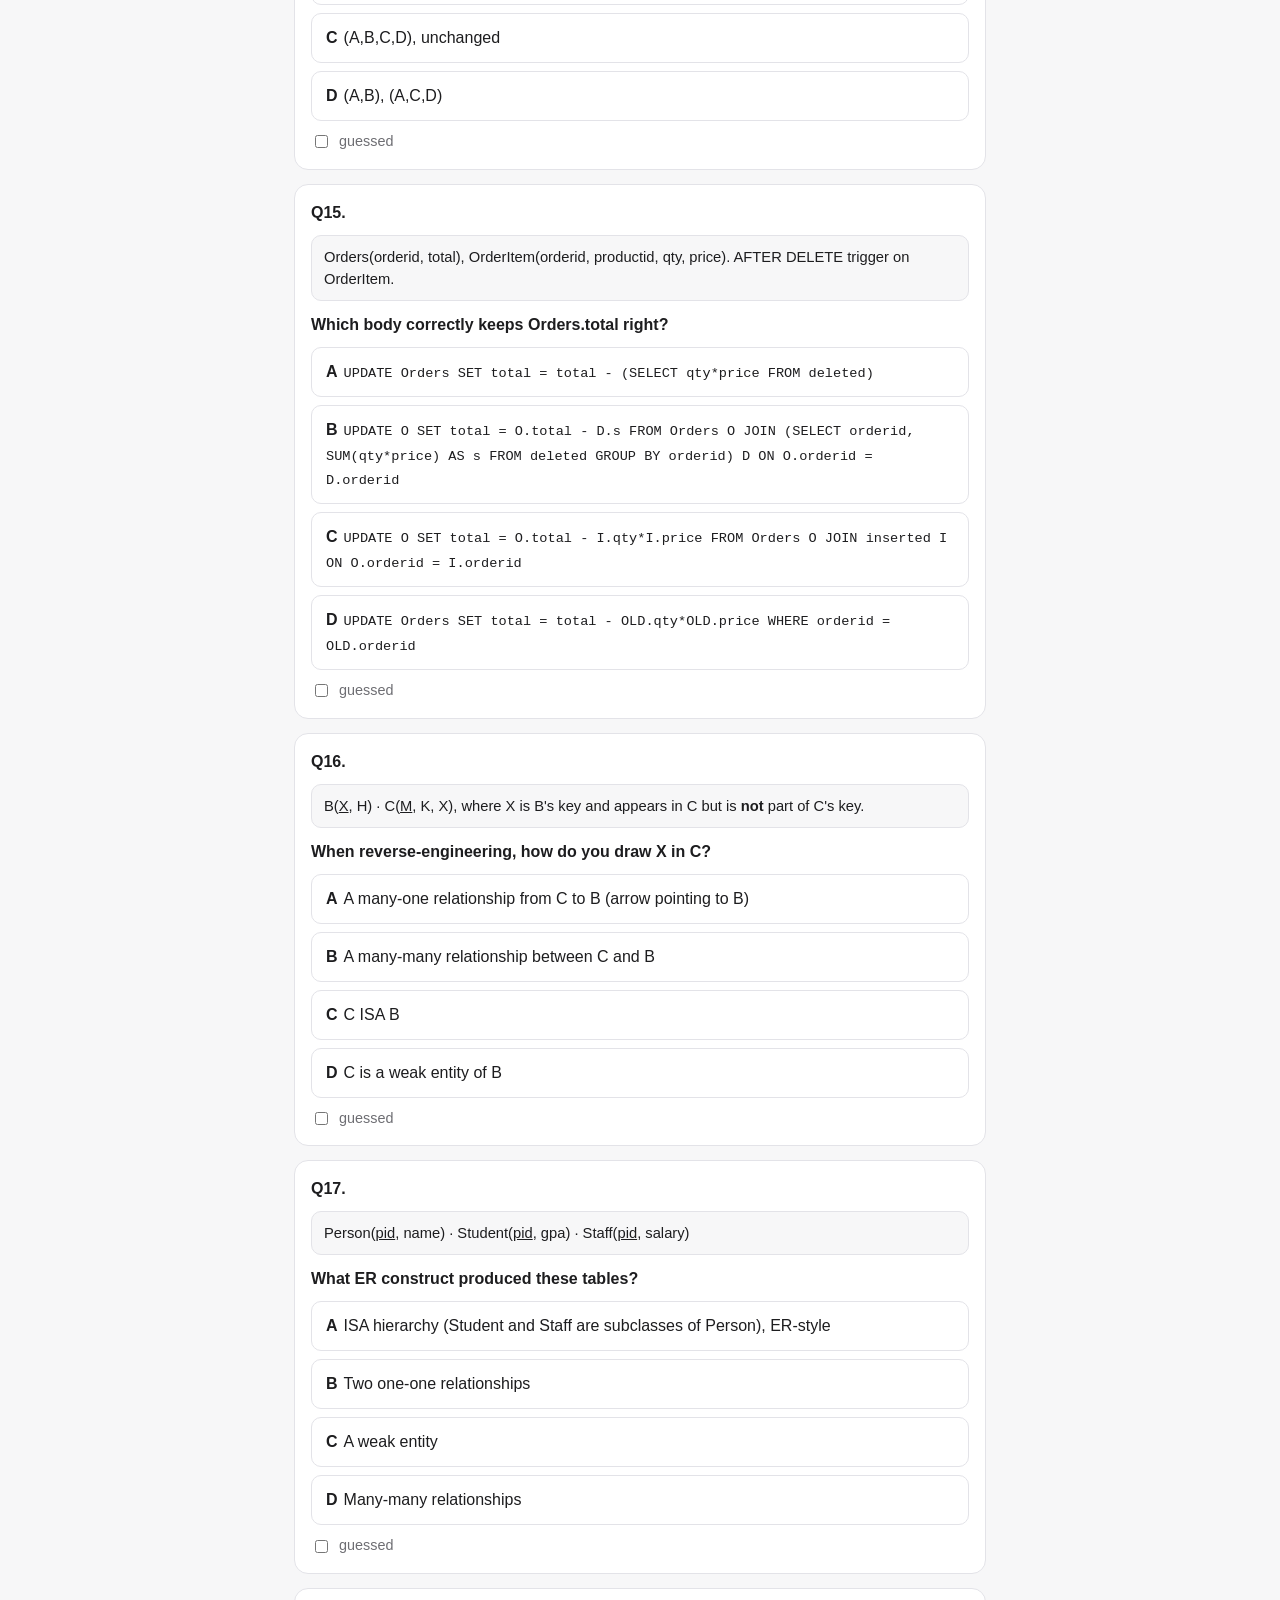
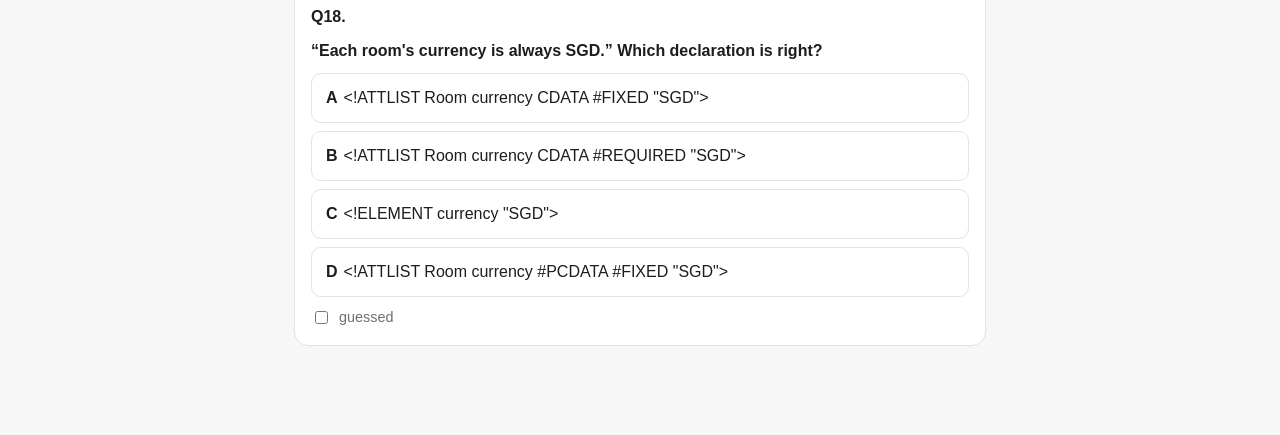
<file: r3.html>
<!DOCTYPE html>
<html lang="en">
<head>
<meta charset="UTF-8">
<meta name="viewport" content="width=device-width, initial-scale=1">
<title>SC2207 — Round 3 (RA + understanding)</title>
<link rel="stylesheet" href="style.css">
</head>
<body>
<main>
  <a class="home" href="./">← Home</a>
  <h1>Round 3 — RA & “how would I write it”</h1>
  <div class="sub">No writing needed. Trace relational algebra, close the NULL gap, and pick the correct <i>next step</i> for written-answer topics. Tracing on a scrap of paper helps, but it's fine to do them in your head.</div>
  <div id="result"></div>
  <div id="quiz"></div>
</main>
<div class="bar">
  <button class="btn sec" id="reset">Reset</button>
  <button class="btn" id="check">Check answers</button>
</div>
<script>
const TOOK = `Took(sID, type) = (s1,a), (s1,b), (s2,a), (s3,a), (s3,b), (s3,c)<br>Types(type) = a, b`;
window.QUIZ = { round: "R3", questions: [

{ sec:"Relational algebra — tracing", topic:"RA", ctx: TOOK,
  q:`Took ÷ Types = ?`,
  o:["{s1}","{s1, s3}","{s3}","{s1, s2, s3}"], a:1,
  e:`÷ keeps every sID paired with <b>every</b> type in Types. s1 has a and b ✔. s2 has only a ✗. s3 has a, b and an extra c ✔. Extra values don't disqualify you; division only asks “covers all of the divisor”.` },

{ sec:"Relational algebra — tracing", topic:"RA", ctx: TOOK + `<br>S = π<sub>sID</sub>(Took)`,
  q:`Which expression equals Took ÷ Types <b>without using ÷</b>?`,
  o:["S − π<sub>sID</sub>((S × Types) − Took)","S − π<sub>sID</sub>(Took − (S × Types))","π<sub>sID</sub>(Took ⋈ Types)","S ∩ π<sub>type</sub>(Types)"], a:0,
  e:`<b>A:</b> S × Types = every (student, required type) combination. Subtract what actually happened (Took) and you get what's <b>missing</b>: {(s2, b)}. Students with something missing = {s2}. S − {s2} = {s1, s3} ✔.<br><b>B</b> is the reverse: Took − (S×Types) = {(s3, c)}, the <i>extra</i> rows, so it wrongly removes s3.<br><b>C</b> = anyone who took at least one required type. <b>D</b> is invalid: ∩ needs matching schemas.<br>Memorise it as: <b>all − (all × required − actual)</b>.` },

{ sec:"Relational algebra — tracing", topic:"RA",
  ctx:`E(sID, sess) = (s1, x), (s2, x), (s3, x)`,
  q:`How many tuples does this return?<br>π<sub>E1.sID, E2.sID</sub>(σ<sub>E1.sess = E2.sess ∧ E1.sID ≠ E2.sID</sub>(ρ<sub>E1</sub>(E) × ρ<sub>E2</sub>(E)))`,
  o:["3","6","9","0"], a:1,
  e:`× gives 9 combinations. All share session x. ≠ removes the 3 self-pairs, leaving <b>6</b>: (s1,s2) and (s2,s1) are both there, and so on. Using <b>&lt;</b> instead gives 3, one per unordered pair. For “pairs of students”, the examiners expect &lt;.` },

{ sec:"Relational algebra — tracing", topic:"RA",
  ctx:`Enroll(sID, type, date) = (s1,a,d1), (s1,a,d2), (s1,b,d1), (s2,a,d1), (s2,b,d2), (s2,c,d3)`,
  q:`The goal is students with ≥ 3 <i>different</i> types. What does this expression <b>actually return</b>?<br>π<sub>sID</sub>(σ<sub>n≥3</sub>(γ<sub>sID; COUNT(type)→n</sub>(Enroll)))`,
  o:["{s2}","{s1, s2}","{s1}","∅"], a:1,
  e:`Without projecting first, γ counts <b>rows</b>: s1 has 3 rows (a twice), so n=3 and it passes even though s1 only took 2 types. The correct answer is {s2}, but the expression returns {s1, s2}. Fix: γ over π<sub>sID, type</sub>(Enroll). Spotting this is worth marks in every “at least N” question.` },

{ sec:"Relational algebra — tracing", topic:"RA",
  ctx:`Lesson(type, fee) = (a, 50), (b, 80), (c, 80). L1 and L2 are ρ copies of Lesson.`,
  q:`π<sub>type</sub>(Lesson) − π<sub>L1.type</sub>(σ<sub>L1.fee &lt; L2.fee</sub>(L1 × L2)) = ?`,
  o:["{b}","{b, c}","{a}","{a, b, c}"], a:1,
  e:`The subtracted part = types that something beats = {a} (50 &lt; 80). All − {a} = {b, c}. Both highest fees are kept, so <b>ties survive</b>. This is the “highest without γ” pattern.` },

{ sec:"Relational algebra — tracing", topic:"RA",
  ctx:`Same Lesson data: (a, 50), (b, 80), (c, 80)`,
  q:`Same expression but with <b>≤</b>: σ<sub>L1.fee ≤ L2.fee</sub>. Result?`,
  o:["{b, c}","{b}","∅","{a}"], a:2,
  e:`With ≤, every row pairs with <b>itself</b> (80 ≤ 80), so every type counts as “beaten” and everything is removed, giving ∅. Use strict &lt; for max (or &gt; for min). An easy mistake to make under time pressure.` },

{ sec:"Relational algebra — reading", topic:"RA",
  ctx:`STUDENT(sID, name, gender), INSTRUCTOR(dID, name), SESSION(mID, sID, dID, date)`,
  q:`What's wrong with STUDENT ⋈ SESSION ⋈ INSTRUCTOR?`,
  o:["Nothing, it pairs each session with its student and instructor","Natural join also matches on <code>name</code>, so it keeps only sessions where the student and instructor have the same name","It's a cross product","It's a syntax error"], a:1,
  e:`Natural join equates <b>every</b> attribute with the same name. STUDENT and INSTRUCTOR both have <code>name</code>, which silently filters to same-name pairs. The 2024-25 S2 yoga schema has exactly this. Fix: project away name first, rename with ρ, or use a theta join ⋈<sub>SESSION.dID = INSTRUCTOR.dID</sub>.` },

{ sec:"Relational algebra — reading", topic:"RA",
  ctx:`Took(sID, type)`,
  q:`Which gives students who took <b>only</b> type 'a', i.e. 'a' and nothing else?`,
  o:["π<sub>sID</sub>(σ<sub>type='a'</sub>(Took))","π<sub>sID</sub>(σ<sub>type='a'</sub>(Took)) − π<sub>sID</sub>(σ<sub>type≠'a'</sub>(Took))","π<sub>sID</sub>(σ<sub>type='a' ∧ type≠'a'</sub>(Took))","π<sub>sID</sub>(Took) − π<sub>sID</sub>(σ<sub>type='a'</sub>(Took))"], a:1,
  e:`“Only X” = <b>did X − did anything other than X</b>. A includes people who also took other types. C is always empty (one row can't be both). D = never took a. In 2023-24 S2 Q1b, “internships all from the same company” uses this subtraction idea.` },

{ sec:"NULL drills", topic:"NULL",
  ctx:`T(x) = 2, 4, NULL`,
  q:`<code>SELECT COUNT(*), COUNT(x), SUM(x), AVG(x) FROM T</code>`,
  o:["3, 3, 6, 2","3, 2, 6, 3","3, 2, 6, 2","2, 2, 6, 3"], a:1,
  e:`COUNT(*) counts rows = 3. COUNT(x) skips NULL = 2. SUM = 6. AVG = 6 / 2 = <b>3</b>. AVG divides by the non-NULL count, not the row count.` },

{ sec:"NULL drills", topic:"NULL",
  ctx:`T(x) = 2, 4, NULL`,
  q:`<code>SELECT x FROM T WHERE x &lt;&gt; 2</code>`,
  o:["{4}","{4, NULL}","∅","{2, 4, NULL}"], a:0,
  e:`NULL &lt;&gt; 2 is UNKNOWN, and WHERE keeps only TRUE, so the NULL row disappears. To include it: <code>WHERE x &lt;&gt; 2 OR x IS NULL</code>.` },

{ sec:"NULL drills", topic:"NULL",
  ctx:`Student(sid) = 1, 2, 3 · Txn(sid) = 1, NULL`,
  q:`Which query returns {2, 3}?<br>(i) <code>WHERE sid NOT IN (SELECT sid FROM Txn)</code><br>(ii) <code>WHERE NOT EXISTS (SELECT * FROM Txn T WHERE T.sid = S.sid)</code>`,
  o:["(i) only","(ii) only","Both","Neither"], a:1,
  e:`(i): for sid 2, <code>2&lt;&gt;1 AND 2&lt;&gt;NULL</code> = TRUE AND UNKNOWN = UNKNOWN, so the result is empty. (ii): the inner query looks for a matching row. For 2 and 3 there is none (NULL = 2 isn't true), so NOT EXISTS is TRUE ✔. <b>Default to NOT EXISTS in the exam.</b>` },

{ sec:"Written-answer steps", topic:"Normalisation",
  ctx:`R(A,B,C,D), F = {A→B, B→C}. Key = AD.`,
  q:`BCNF using the X⁺ method (split into X⁺ and X ∪ (R − X⁺)). Starting with A→B, the first split is…`,
  o:["(A,B), (A,C,D)","(A,B,C), (A,D)","(A,B), (B,C), (C,D)","(A,D), (B,C)"], a:1,
  e:`A⁺ = {A, B, C}, so R1 = (A,B,C) and R2 = A ∪ (R − A⁺) = (A,D). Next, R1 still has B→C with B not a key of R1, so split again into (B,C), (A,B). Final: (A,B), (B,C), (A,D). Always write X⁺ down, because it earns method marks.` },

{ sec:"Written-answer steps", topic:"Normalisation",
  ctx:`R(A,B,C,D), F = {AB→C, C→D, D→A}. After a split you get R1(A,C,D).`,
  q:`Which FDs hold on R1, and is R1 in BCNF?`,
  o:["{C→D, D→A} (plus C→A). Key C. BCNF ✔","{C→D, D→A} (plus C→A). Key C. Not BCNF, because of D→A","No FDs hold on R1","{AB→C}. Not BCNF"], a:1,
  e:`<b>Projecting FDs:</b> for each subset X of R1, compute X⁺ under the original F and keep what falls inside R1. C⁺ = {C, D, A}, so C→D and C→A. D⁺ = {D, A}, so D→A. AB→C can't be used, because B isn't in R1.<br>C is the key of R1. D→A has D not a superkey, so <b>not BCNF</b>, and you split again into (D,A), (C,D). Many students forget to project and wrongly declare pieces BCNF.` },

{ sec:"Written-answer steps", topic:"Normalisation",
  ctx:`R(A,B,C,D), F = {A→B, C→D} (already a minimal basis). Key = AC.`,
  q:`What is the 3NF synthesis result?`,
  o:["(A,B), (C,D)","(A,B), (C,D), (A,C)","(A,B,C,D), unchanged","(A,B), (A,C,D)"], a:1,
  e:`One relation per FD gives (A,B) and (C,D). Neither contains the key AC, so <b>add (A,C)</b>. Without it, the decomposition is lossy. Forgetting the key relation is the #1 deduction in 3NF questions.` },

{ sec:"Written-answer steps", topic:"Trigger",
  ctx:`Orders(orderid, total), OrderItem(orderid, productid, qty, price). AFTER DELETE trigger on OrderItem.`,
  q:`Which body correctly keeps Orders.total right?`,
  o:[`<code>UPDATE Orders SET total = total - (SELECT qty*price FROM deleted)</code>`,
     `<code>UPDATE O SET total = O.total - D.s FROM Orders O JOIN (SELECT orderid, SUM(qty*price) AS s FROM deleted GROUP BY orderid) D ON O.orderid = D.orderid</code>`,
     `<code>UPDATE O SET total = O.total - I.qty*I.price FROM Orders O JOIN inserted I ON O.orderid = I.orderid</code>`,
     `<code>UPDATE Orders SET total = total - OLD.qty*OLD.price WHERE orderid = OLD.orderid</code>`], a:1,
  e:`A: the subquery errors if more than one row is deleted, and it has no WHERE, so it updates <b>every</b> order. C: <code>inserted</code> is empty on DELETE. D: OLD is Postgres/Oracle. B is set-based, grouped by order and joined to the right rows ✔. Use the same shape for INSERT (add from inserted) and UPDATE (add inserted, subtract deleted).` },

{ sec:"Written-answer steps", topic:"ER",
  ctx:`B(<u>X</u>, H) · C(<u>M</u>, K, X), where X is B's key and appears in C but is <b>not</b> part of C's key.`,
  q:`When reverse-engineering, how do you draw X in C?`,
  o:["A many-one relationship from C to B (arrow pointing to B)","A many-many relationship between C and B","C ISA B","C is a weak entity of B"], a:0,
  e:`A foreign key that is <b>not part of the key</b> means each C has at most one B, so it's a many-one relationship folded into C's table. Draw a diamond between them with the arrow into B, and don't draw X as an attribute of C. Compare: if X were <i>part of</i> C's key, think weak entity; if C's key = B's key, think ISA; a table that's just (keyA, keyB) is many-many.` },

{ sec:"Written-answer steps", topic:"ER",
  ctx:`Person(<u>pid</u>, name) · Student(<u>pid</u>, gpa) · Staff(<u>pid</u>, salary)`,
  q:`What ER construct produced these tables?`,
  o:["ISA hierarchy (Student and Staff are subclasses of Person), ER-style","Two one-one relationships","A weak entity","Many-many relationships"], a:0,
  e:`Same key, with each table adding its own attributes: the signature of the <b>ER-style ISA</b> translation. Draw a triangle under Person with Student and Staff below it. Subclasses don't redraw pid.` },

{ sec:"Written-answer steps", topic:"XML",
  q:`“Each room's currency is always SGD.” Which declaration is right?`,
  o:[`&lt;!ATTLIST Room currency CDATA #FIXED "SGD"&gt;`,`&lt;!ATTLIST Room currency CDATA #REQUIRED "SGD"&gt;`,`&lt;!ELEMENT currency "SGD"&gt;`,`&lt;!ATTLIST Room currency #PCDATA #FIXED "SGD"&gt;`], a:0,
  e:`Format: <code>&lt;!ATTLIST element attr TYPE DEFAULT&gt;</code>. The attribute type is CDATA (not #PCDATA, which is only for element content). #FIXED "value" means a constant. #REQUIRED never takes a value. This is from 2023-24 S1 Q4c.` }
]};
</script>
<script src="engine.js"></script>
</body>
</html>
</file>
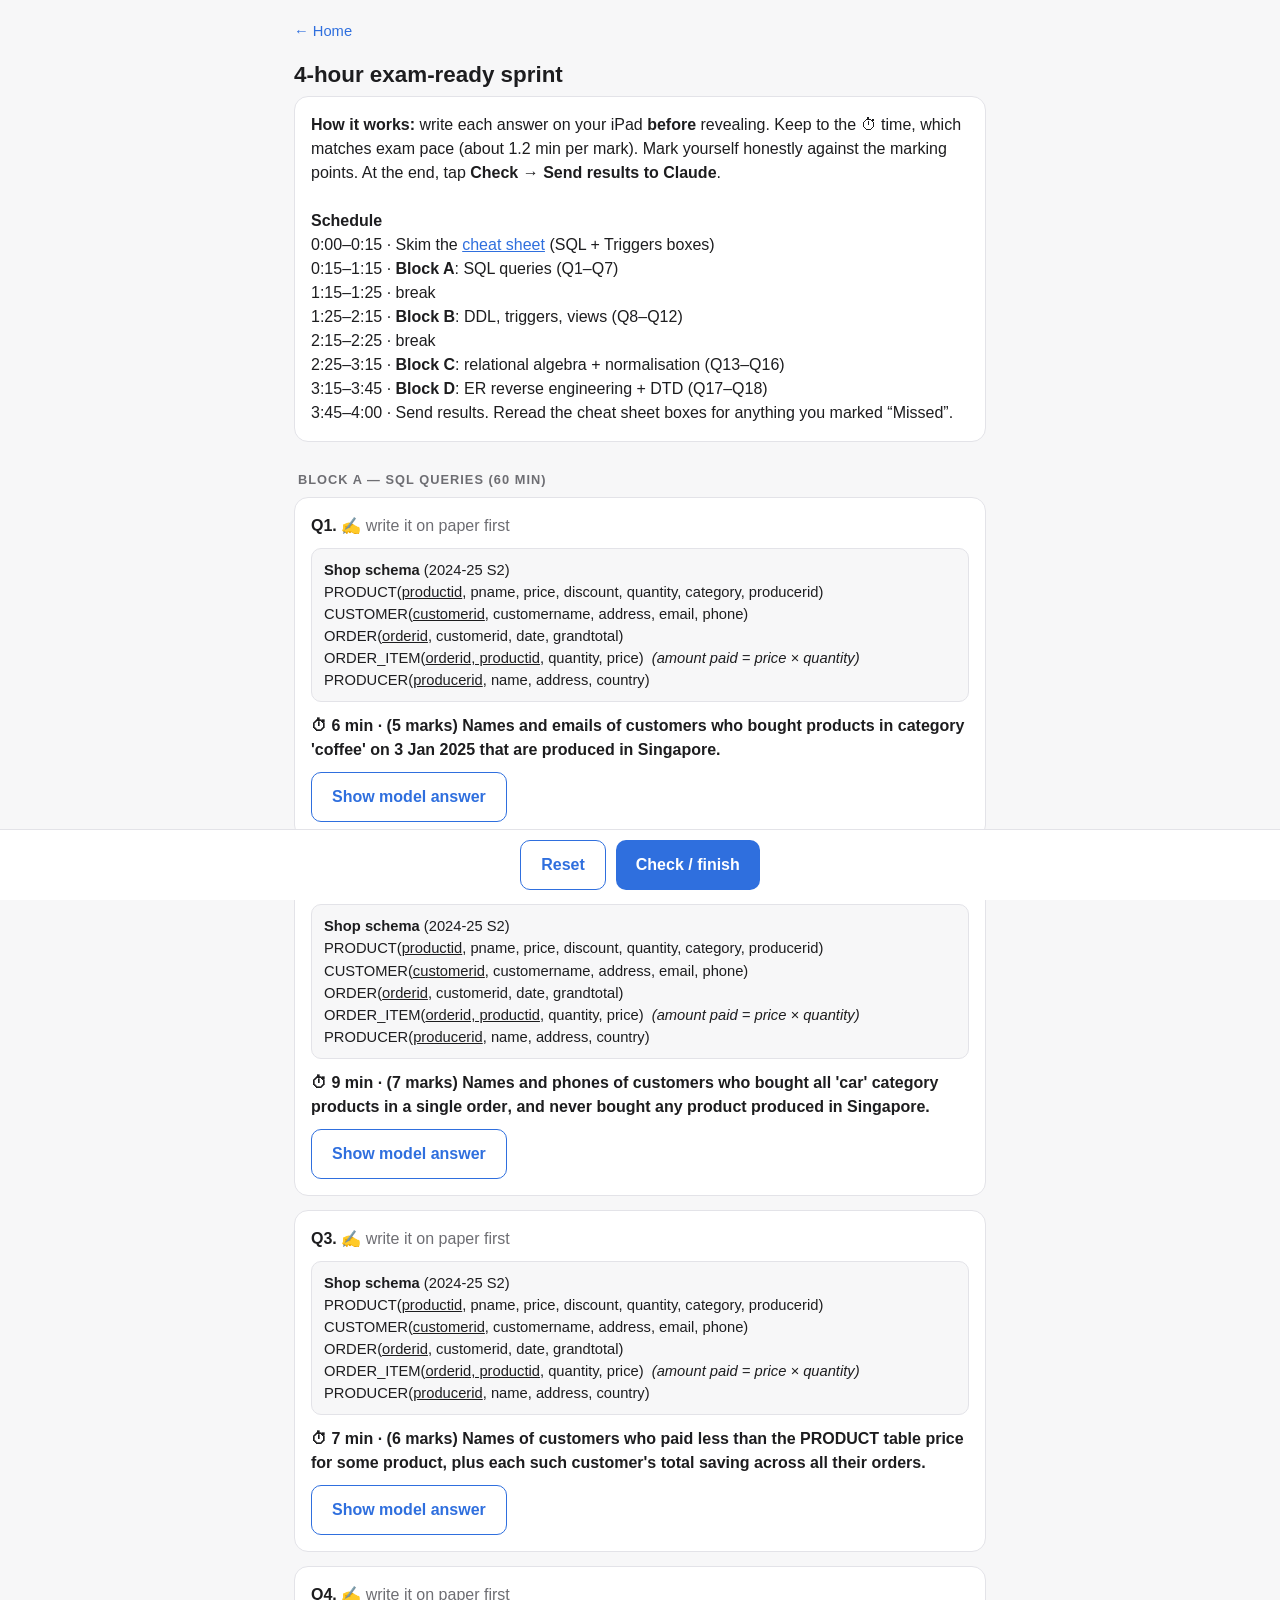
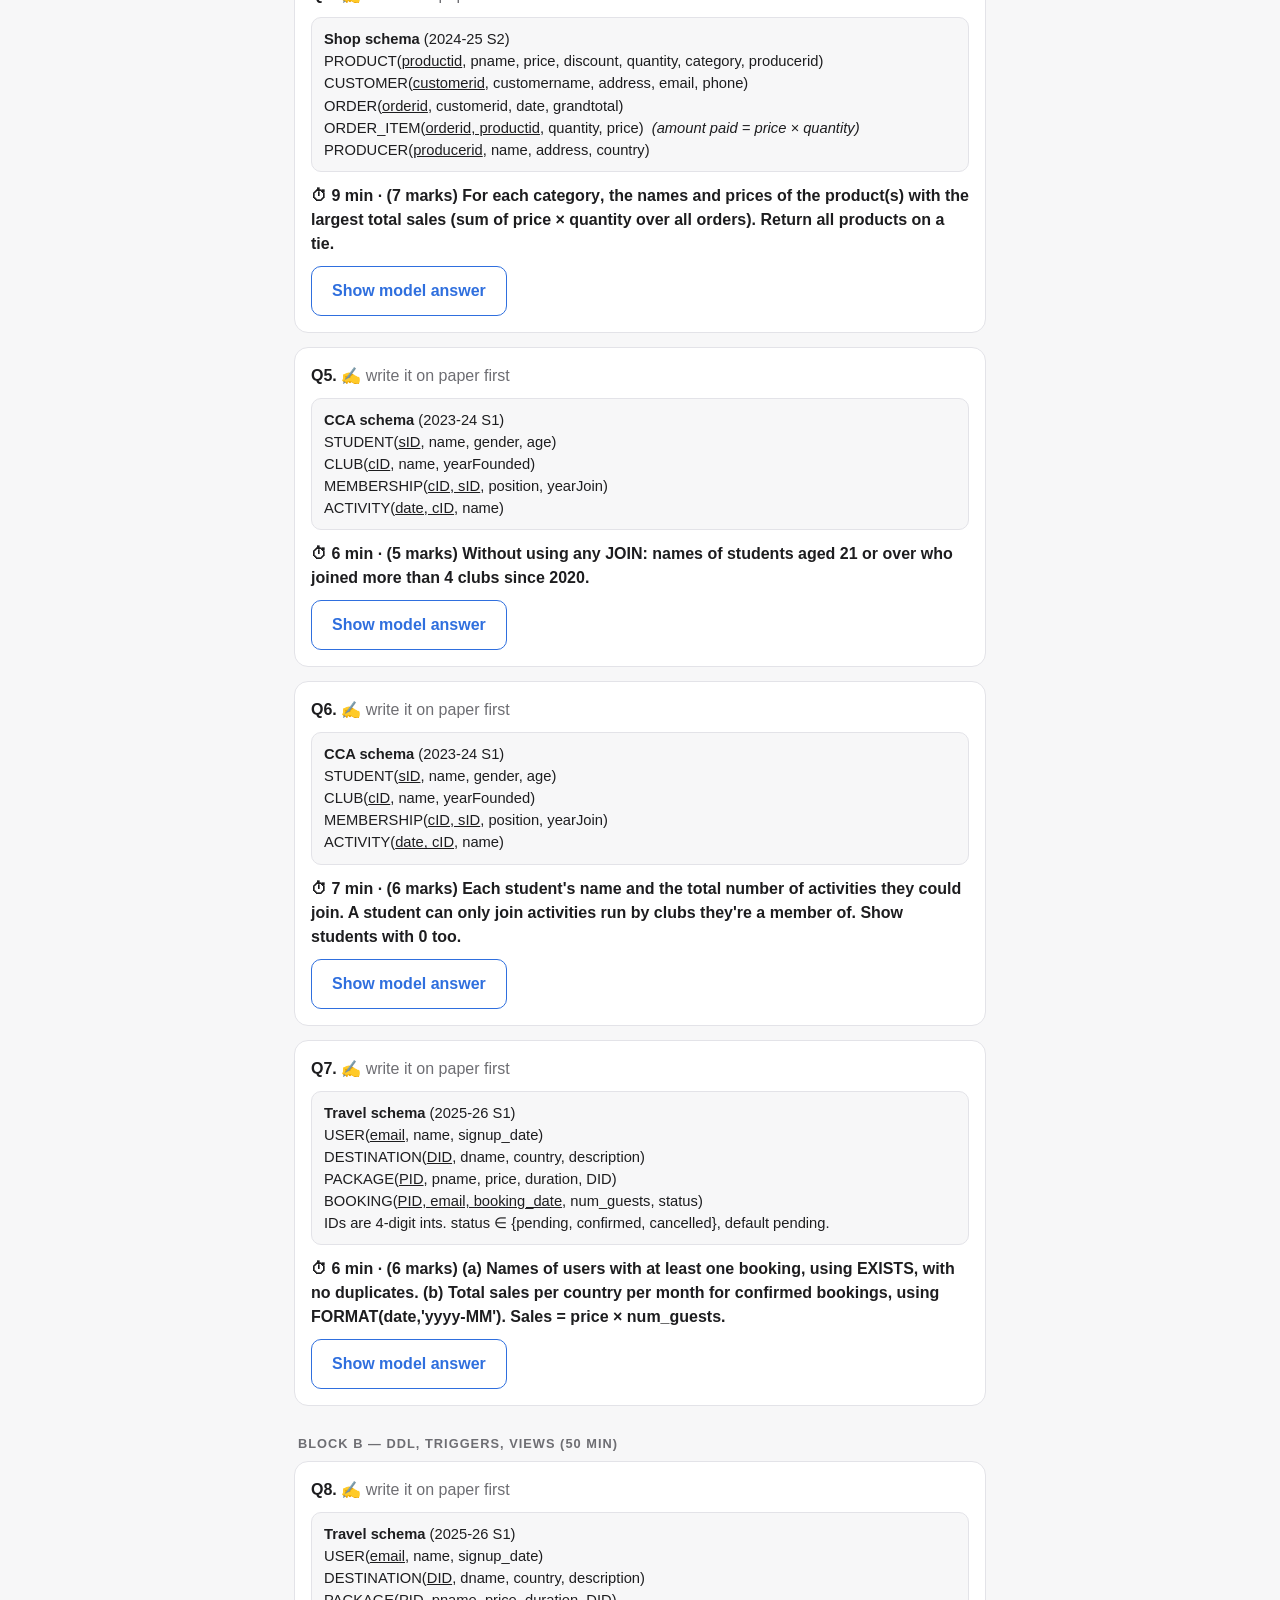
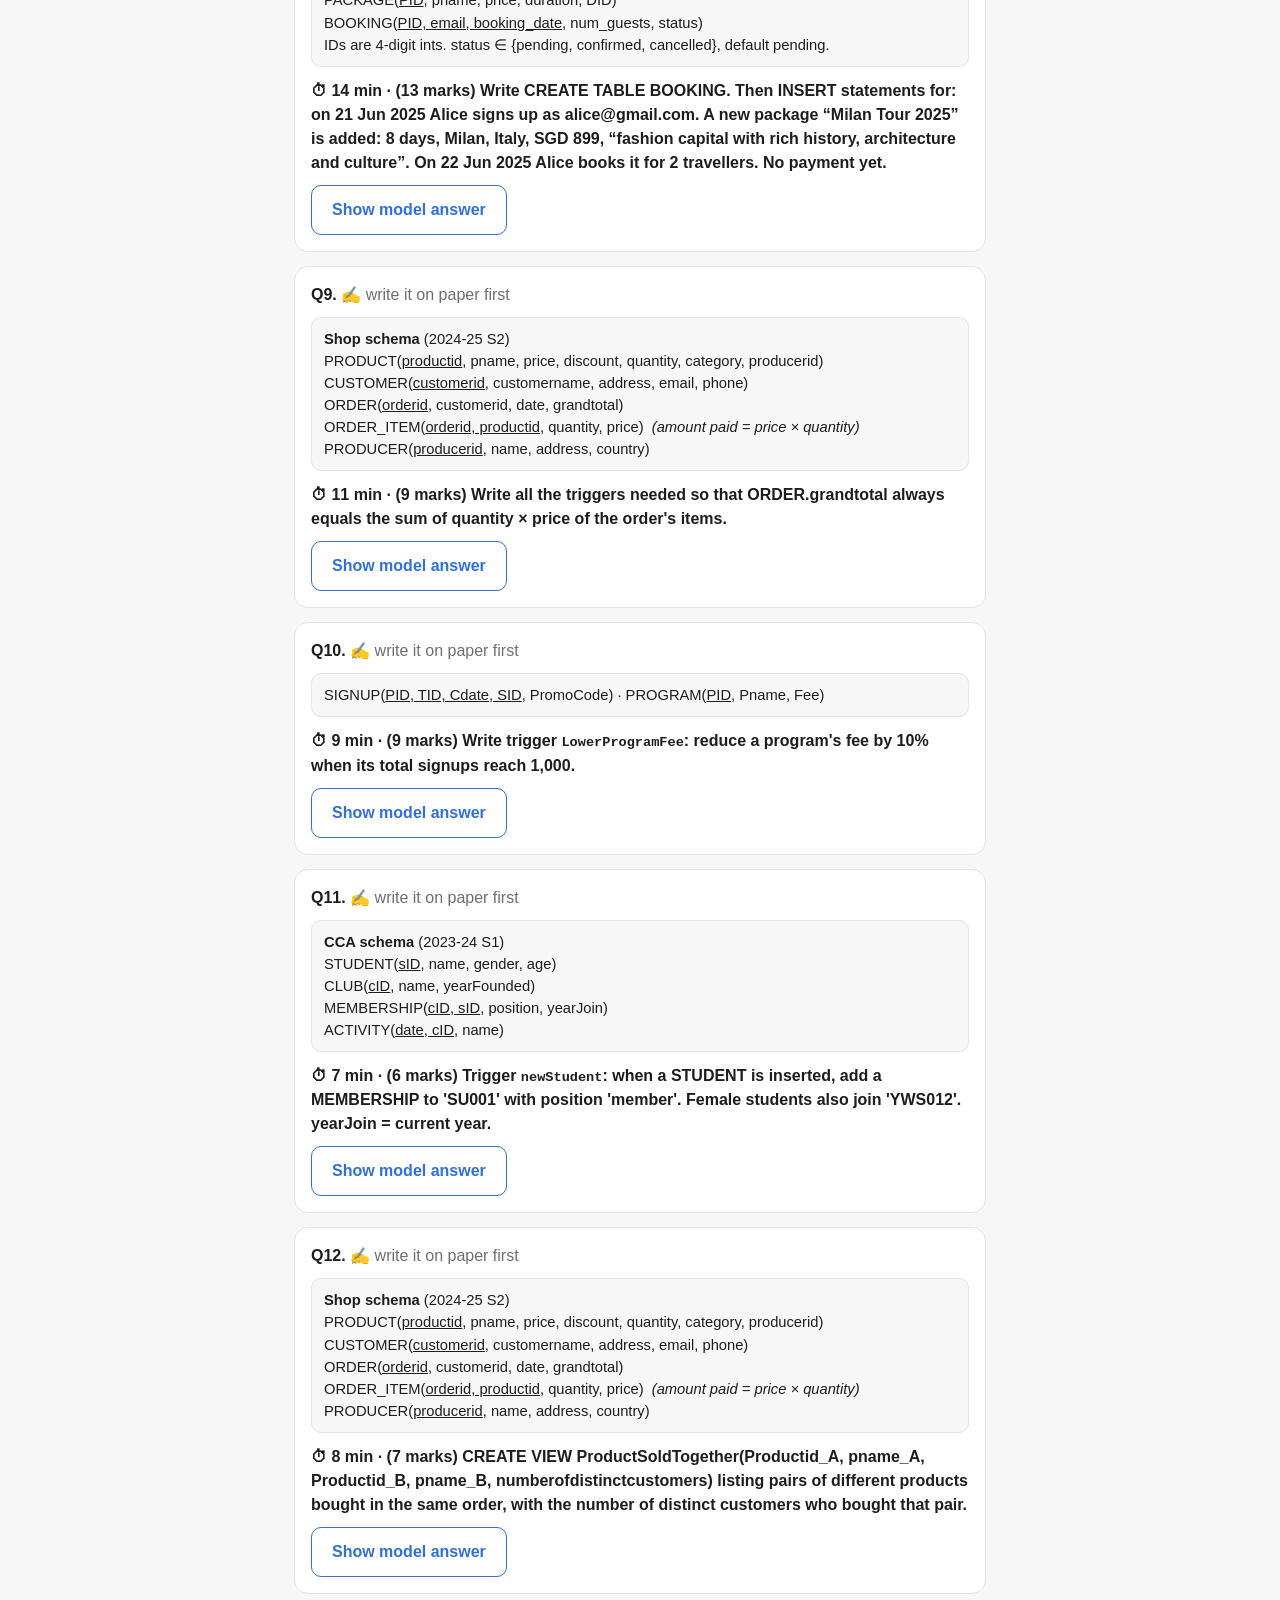
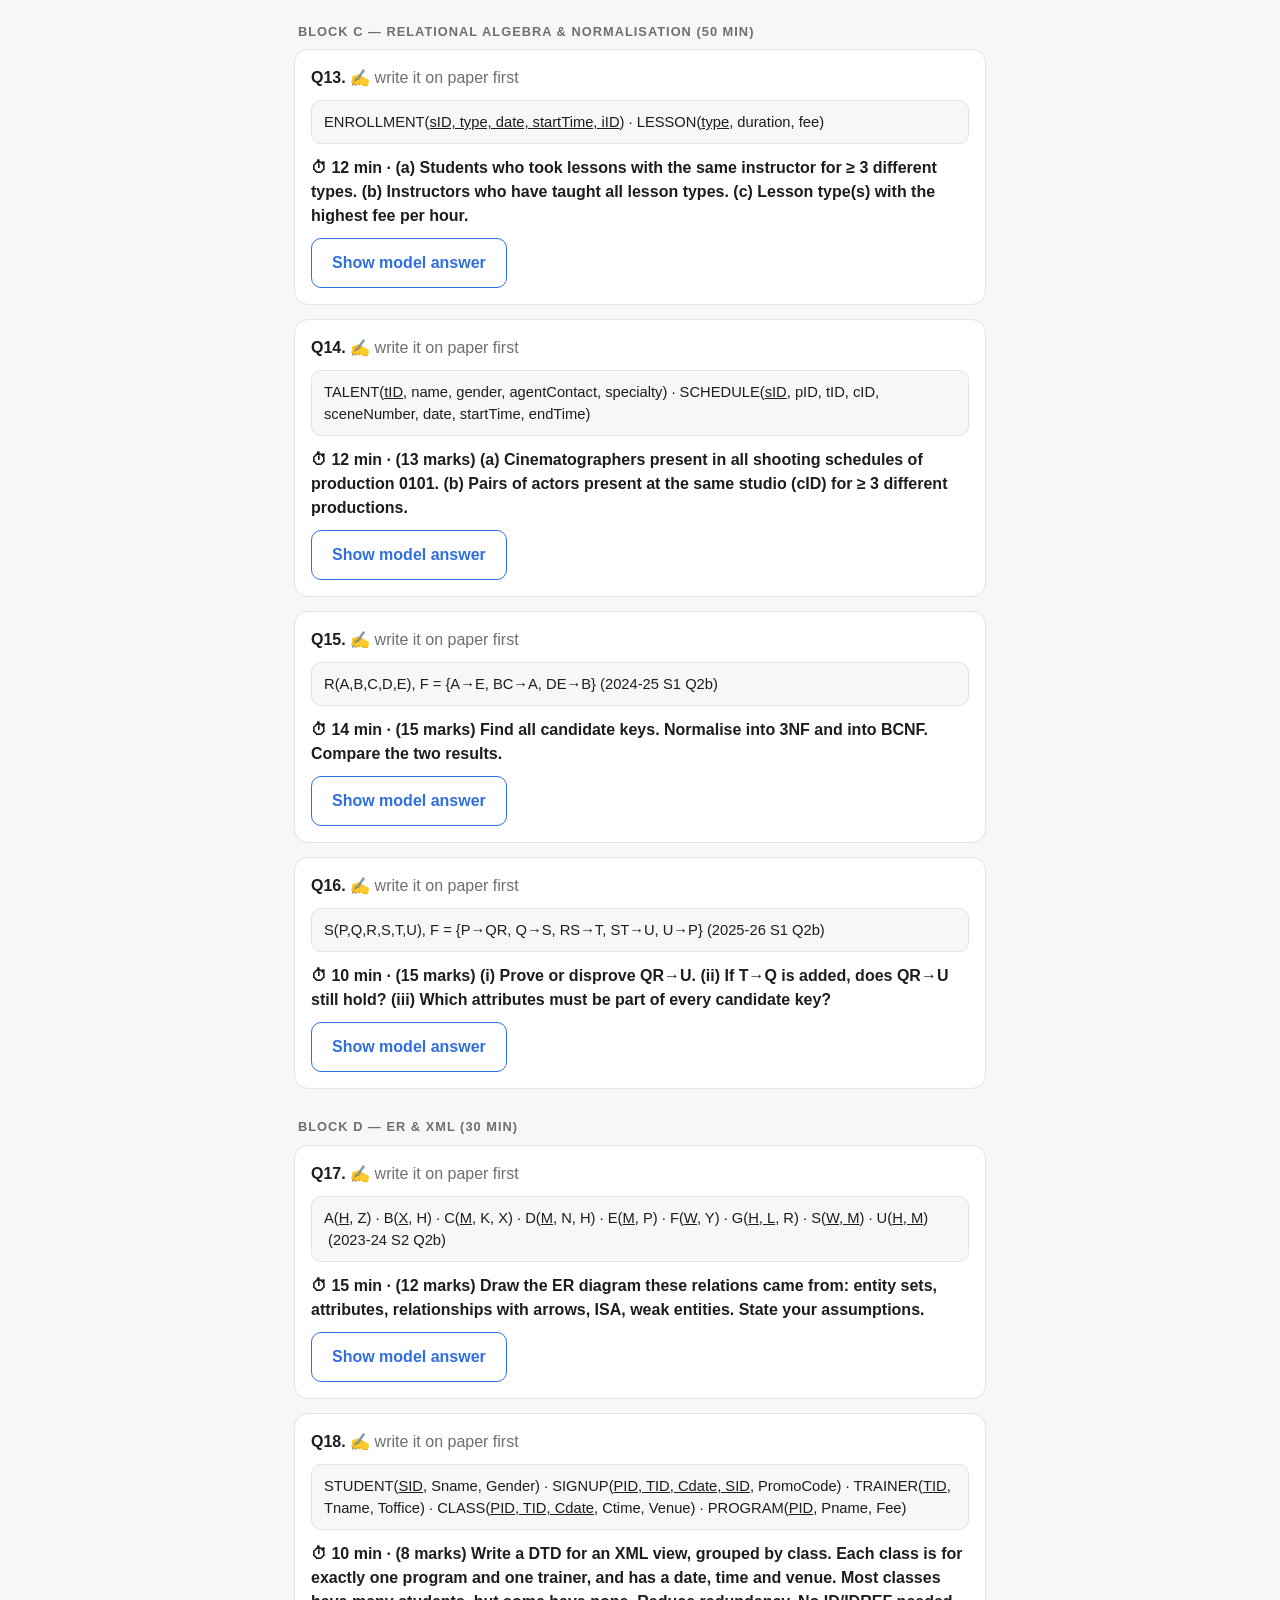
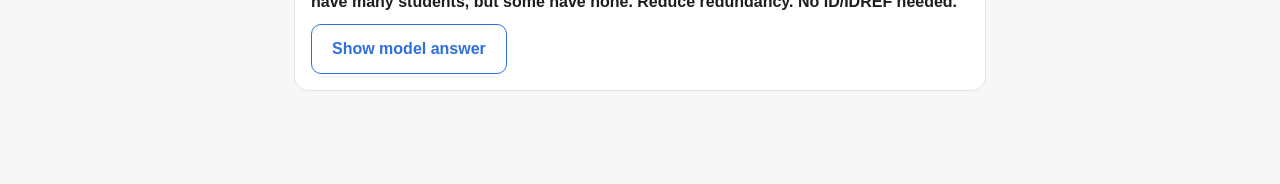
<file: sprint.html>
<!DOCTYPE html>
<html lang="en">
<head>
<meta charset="UTF-8">
<meta name="viewport" content="width=device-width, initial-scale=1">
<title>SC2207 — 4-hour sprint</title>
<link rel="stylesheet" href="style.css">
</head>
<body>
<main>
  <a class="home" href="./">← Home</a>
  <h1>4-hour exam-ready sprint</h1>
  <div class="card">
    <b>How it works:</b> write each answer on your iPad <b>before</b> revealing. Keep to the ⏱ time, which matches exam pace (about 1.2 min per mark). Mark yourself honestly against the marking points. At the end, tap <b>Check</b> → <b>Send results to Claude</b>.<br><br>
    <b>Schedule</b><br>
    0:00–0:15 · Skim the <a href="cheat.html">cheat sheet</a> (SQL + Triggers boxes)<br>
    0:15–1:15 · <b>Block A</b>: SQL queries (Q1–Q7)<br>
    1:15–1:25 · break<br>
    1:25–2:15 · <b>Block B</b>: DDL, triggers, views (Q8–Q12)<br>
    2:15–2:25 · break<br>
    2:25–3:15 · <b>Block C</b>: relational algebra + normalisation (Q13–Q16)<br>
    3:15–3:45 · <b>Block D</b>: ER reverse engineering + DTD (Q17–Q18)<br>
    3:45–4:00 · Send results. Reread the cheat sheet boxes for anything you marked “Missed”.
  </div>
  <div id="result"></div>
  <div id="quiz"></div>
</main>
<div class="bar">
  <button class="btn sec" id="reset">Reset</button>
  <button class="btn" id="check">Check / finish</button>
</div>
<script>
const SHOP = `<b>Shop schema</b> (2024-25 S2)<br>PRODUCT(<u>productid</u>, pname, price, discount, quantity, category, producerid)<br>CUSTOMER(<u>customerid</u>, customername, address, email, phone)<br>ORDER(<u>orderid</u>, customerid, date, grandtotal)<br>ORDER_ITEM(<u>orderid, productid</u>, quantity, price) &nbsp;<i>(amount paid = price × quantity)</i><br>PRODUCER(<u>producerid</u>, name, address, country)`;
const TRAVEL = `<b>Travel schema</b> (2025-26 S1)<br>USER(<u>email</u>, name, signup_date)<br>DESTINATION(<u>DID</u>, dname, country, description)<br>PACKAGE(<u>PID</u>, pname, price, duration, DID)<br>BOOKING(<u>PID, email, booking_date</u>, num_guests, status)<br>IDs are 4-digit ints. status ∈ {pending, confirmed, cancelled}, default pending.`;
const CCA = `<b>CCA schema</b> (2023-24 S1)<br>STUDENT(<u>sID</u>, name, gender, age)<br>CLUB(<u>cID</u>, name, yearFounded)<br>MEMBERSHIP(<u>cID, sID</u>, position, yearJoin)<br>ACTIVITY(<u>date, cID</u>, name)`;

window.QUIZ = { round: "SPRINT", questions: [

/* ---------------- BLOCK A: SQL ---------------- */
{ type:"open", sec:"Block A — SQL queries (60 min)", topic:"SQL write", ctx: SHOP,
  q:`⏱ 6 min · (5 marks) Names and emails of customers who bought products in category 'coffee' on 3 Jan 2025 that are produced in Singapore.`,
  model:`<pre>SELECT DISTINCT C.customername, C.email
FROM CUSTOMER C
JOIN [ORDER] O     ON O.customerid = C.customerid
JOIN ORDER_ITEM OI ON OI.orderid   = O.orderid
JOIN PRODUCT P     ON P.productid  = OI.productid
JOIN PRODUCER PR   ON PR.producerid = P.producerid
WHERE P.category = 'coffee'
  AND O.date = '2025-01-03'
  AND PR.country = 'Singapore';</pre>
<b>Marking points:</b> all 5 tables joined on the right keys ✔ · 3 filters ✔ · DISTINCT (one customer can buy several coffees) ✔ · <code>[ORDER]</code> in brackets, since it's a reserved word (examiners usually tolerate it either way).` },

{ type:"open", sec:"Block A — SQL queries (60 min)", topic:"SQL write", ctx: SHOP,
  q:`⏱ 9 min · (7 marks) Names and phones of customers who bought <b>all</b> 'car' category products <b>in a single order</b>, and <b>never</b> bought any product produced in Singapore.`,
  model:`<pre>SELECT C.customername, C.phone
FROM CUSTOMER C
WHERE EXISTS (                       -- some single order...
    SELECT * FROM [ORDER] O
    WHERE O.customerid = C.customerid
      AND NOT EXISTS (               -- ...missing no car product
          SELECT * FROM PRODUCT P
          WHERE P.category = 'car'
            AND NOT EXISTS (
                SELECT * FROM ORDER_ITEM OI
                WHERE OI.orderid = O.orderid
                  AND OI.productid = P.productid)))
  AND NOT EXISTS (                   -- never bought Singapore-made
    SELECT * FROM [ORDER] O2
    JOIN ORDER_ITEM OI2 ON OI2.orderid = O2.orderid
    JOIN PRODUCT P2     ON P2.productid = OI2.productid
    JOIN PRODUCER PR    ON PR.producerid = P2.producerid
    WHERE O2.customerid = C.customerid
      AND PR.country = 'Singapore');</pre>
<b>Marking points:</b> division is done <b>per order</b> (the EXISTS order wraps the double NOT EXISTS) ✔ · the correlation <code>OI.orderid = O.orderid</code> ✔ · the exclusion uses NOT EXISTS ✔.<br>
Counting alternative: <code>GROUP BY O.orderid HAVING COUNT(DISTINCT productid) = (SELECT COUNT(*) FROM PRODUCT WHERE category='car')</code>, counting only car items.` },

{ type:"open", sec:"Block A — SQL queries (60 min)", topic:"SQL write", ctx: SHOP,
  q:`⏱ 7 min · (6 marks) Names of customers who paid <b>less</b> than the PRODUCT table price for some product, plus each such customer's <b>total saving</b> across all their orders.`,
  model:`<pre>SELECT C.customername,
       SUM((P.price - OI.price) * OI.quantity) AS total_saving
FROM CUSTOMER C
JOIN [ORDER] O     ON O.customerid = C.customerid
JOIN ORDER_ITEM OI ON OI.orderid   = O.orderid
JOIN PRODUCT P     ON P.productid  = OI.productid
WHERE OI.price &lt; P.price
GROUP BY C.customerid, C.customername;</pre>
<b>Marking points:</b> compare ORDER_ITEM.price with PRODUCT.price ✔ · saving × <b>quantity</b> ✔ · GROUP BY includes the id (names can repeat) ✔.` },

{ type:"open", sec:"Block A — SQL queries (60 min)", topic:"SQL write", ctx: SHOP,
  q:`⏱ 9 min · (7 marks) For <b>each category</b>, the names and prices of the product(s) with the largest total sales (sum of price × quantity over all orders). Return all products on a tie.`,
  model:`<pre>SELECT P.category, P.pname, P.price
FROM PRODUCT P
JOIN ORDER_ITEM OI ON OI.productid = P.productid
GROUP BY P.productid, P.category, P.pname, P.price
HAVING SUM(OI.price * OI.quantity) &gt;= ALL (
    SELECT SUM(OI2.price * OI2.quantity)
    FROM PRODUCT P2
    JOIN ORDER_ITEM OI2 ON OI2.productid = P2.productid
    WHERE P2.category = P.category      -- correlated: same category
    GROUP BY P2.productid);</pre>
Alternative: a CTE or view <code>Sales(productid, category, total)</code>, then <code>WHERE total = (SELECT MAX(total) FROM Sales S2 WHERE S2.category = S.category)</code>.<br>
<b>Marking points:</b> sales use ORDER_ITEM.price (what was paid) ✔ · <b>per-category</b> correlation ✔ · ties via &gt;= ALL / = MAX ✔ · no TOP 1 ✔.` },

{ type:"open", sec:"Block A — SQL queries (60 min)", topic:"SQL write", ctx: CCA,
  q:`⏱ 6 min · (5 marks) <b>Without using any JOIN</b>: names of students aged 21 or over who joined <b>more than 4</b> clubs since 2020.`,
  model:`<pre>SELECT name
FROM STUDENT
WHERE age &gt;= 21
  AND sID IN (SELECT sID
              FROM MEMBERSHIP
              WHERE yearJoin &gt;= 2020
              GROUP BY sID
              HAVING COUNT(*) &gt; 4);</pre>
<b>Marking points:</b> no JOIN keyword, and no comma-join either ✔ · HAVING COUNT &gt; 4 (not ≥) ✔ · “since 2020” means ≥ 2020 ✔. COUNT(*) is fine because (cID, sID) is the key, so there are no duplicate club rows.` },

{ type:"open", sec:"Block A — SQL queries (60 min)", topic:"SQL write", ctx: CCA,
  q:`⏱ 7 min · (6 marks) Each student's name and the total number of activities they <b>could</b> join. A student can only join activities run by clubs they're a member of. Show students with 0 too.`,
  model:`<pre>SELECT S.name, COUNT(A.date) AS total_activities
FROM STUDENT S
LEFT JOIN MEMBERSHIP M ON M.sID = S.sID
LEFT JOIN ACTIVITY A   ON A.cID = M.cID
GROUP BY S.sID, S.name;</pre>
<b>Marking points:</b> the path goes through MEMBERSHIP (the eligibility rule) ✔ · LEFT JOINs + <b>COUNT(A.date)</b> so 0 shows (COUNT(*) would give 1!) ✔ · GROUP BY sID ✔. ACTIVITY's key is (date, cID), so each row is one distinct activity.` },

{ type:"open", sec:"Block A — SQL queries (60 min)", topic:"SQL write", ctx: TRAVEL,
  q:`⏱ 6 min · (6 marks) (a) Names of users with at least one booking, using EXISTS, with no duplicates. (b) Total sales per country per month for confirmed bookings, using FORMAT(date,'yyyy-MM'). Sales = price × num_guests.`,
  model:`<pre>-- (a)
SELECT U.name
FROM [USER] U
WHERE EXISTS (SELECT * FROM BOOKING B WHERE B.email = U.email);

-- (b)
SELECT D.country,
       FORMAT(B.booking_date, 'yyyy-MM') AS month,
       SUM(P.price * B.num_guests)        AS total_sales
FROM BOOKING B
JOIN PACKAGE P     ON P.PID = B.PID
JOIN DESTINATION D ON D.DID = P.DID
WHERE B.status = 'confirmed'
GROUP BY D.country, FORMAT(B.booking_date, 'yyyy-MM');</pre>
<b>Marking points:</b> (a) EXISTS gives one row per user, so no duplicates (add DISTINCT only if two users can share a name and you mean unique names) ✔ · (b) GROUP BY repeats the FORMAT expression, not the alias ✔ · the status filter goes in WHERE, not HAVING ✔.` },

/* ---------------- BLOCK B: DDL / triggers / views ---------------- */
{ type:"open", sec:"Block B — DDL, triggers, views (50 min)", topic:"DDL", ctx: TRAVEL,
  q:`⏱ 14 min · (13 marks) Write CREATE TABLE BOOKING. Then INSERT statements for: on 21 Jun 2025 Alice signs up as alice@gmail.com. A new package “Milan Tour 2025” is added: 8 days, Milan, Italy, SGD 899, “fashion capital with rich history, architecture and culture”. On 22 Jun 2025 Alice books it for 2 travellers. No payment yet.`,
  model:`<pre>CREATE TABLE BOOKING (
  PID          INT          NOT NULL,
  email        VARCHAR(100) NOT NULL,
  booking_date DATE         NOT NULL,
  num_guests   INT          NOT NULL CHECK (num_guests &gt; 0),
  status       VARCHAR(10)  NOT NULL DEFAULT 'pending'
               CHECK (status IN ('pending','confirmed','cancelled')),
  PRIMARY KEY (PID, email, booking_date),
  FOREIGN KEY (PID)   REFERENCES PACKAGE(PID),
  FOREIGN KEY (email) REFERENCES [USER](email)
);

INSERT INTO [USER] (email, name, signup_date)
VALUES ('alice@gmail.com', 'Alice', '2025-06-21');

INSERT INTO DESTINATION (DID, dname, country, description)
VALUES (1001, 'Milan', 'Italy',
        'Fashion capital with rich history, architecture and culture');

INSERT INTO PACKAGE (PID, pname, price, duration, DID)
VALUES (2001, 'Milan Tour 2025', 899, 8, 1001);

INSERT INTO BOOKING (PID, email, booking_date, num_guests)
VALUES (2001, 'alice@gmail.com', '2025-06-22', 2);  -- status defaults to 'pending'</pre>
<b>Marking points:</b> composite PK ✔ · 2 FKs ✔ · DEFAULT + CHECK on status ✔ · sensible types (INT ids, DATE) ✔ · inserts in <b>FK order</b> USER → DESTINATION → PACKAGE → BOOKING ✔ · DID/PID values made up as 4-digit ✔ · status left out, or written as 'pending' ✔.` },

{ type:"open", sec:"Block B — DDL, triggers, views (50 min)", topic:"Trigger", ctx: SHOP,
  q:`⏱ 11 min · (9 marks) Write all the triggers needed so that ORDER.grandtotal always equals the sum of quantity × price of the order's items.`,
  model:`<b>Option 1, recompute (safest, one trigger):</b>
<pre>CREATE TRIGGER trg_item_total ON ORDER_ITEM
AFTER INSERT, UPDATE, DELETE
AS
BEGIN
  UPDATE O
  SET grandtotal = ISNULL((SELECT SUM(I.quantity * I.price)
                           FROM ORDER_ITEM I
                           WHERE I.orderid = O.orderid), 0)
  FROM [ORDER] O
  WHERE O.orderid IN (SELECT orderid FROM inserted
                      UNION
                      SELECT orderid FROM deleted);
END;</pre>
<b>Option 2, deltas (three triggers):</b>
<pre>CREATE TRIGGER trg_item_ins ON ORDER_ITEM AFTER INSERT AS
BEGIN
  UPDATE O SET grandtotal = O.grandtotal + X.s
  FROM [ORDER] O JOIN (SELECT orderid, SUM(quantity*price) AS s
                       FROM inserted GROUP BY orderid) X
       ON O.orderid = X.orderid;
END;
-- AFTER DELETE: same but with "deleted" and minus
-- AFTER UPDATE: subtract the deleted sums, then add the inserted sums</pre>
<b>Also:</b> stop direct edits to grandtotal, e.g. an AFTER UPDATE trigger on [ORDER] that recomputes it, or <code>IF UPDATE(grandtotal)</code> → RAISERROR + ROLLBACK.<br>
<b>Marking points:</b> covers INSERT, UPDATE <b>and</b> DELETE ✔ · set-based (multi-row safe) ✔ · uses inserted/deleted correctly ✔ · ISNULL so an order with no items gets 0 ✔ · protects grandtotal on ORDER ✔.` },

{ type:"open", sec:"Block B — DDL, triggers, views (50 min)", topic:"Trigger",
  ctx:`SIGNUP(<u>PID, TID, Cdate, SID</u>, PromoCode) · PROGRAM(<u>PID</u>, Pname, Fee)`,
  q:`⏱ 9 min · (9 marks) Write trigger <code>LowerProgramFee</code>: reduce a program's fee by 10% when its total signups reach 1,000.`,
  model:`<pre>CREATE TRIGGER LowerProgramFee ON SIGNUP
AFTER INSERT
AS
BEGIN
  UPDATE PROGRAM
  SET Fee = Fee * 0.9
  WHERE PID IN (
    SELECT S.PID
    FROM SIGNUP S
    WHERE S.PID IN (SELECT PID FROM inserted)
    GROUP BY S.PID
    HAVING COUNT(*) &gt;= 1000                                   -- now at/above
       AND COUNT(*) - (SELECT COUNT(*) FROM inserted I
                       WHERE I.PID = S.PID) &lt; 1000            -- was below
  );
END;</pre>
<b>Marking points:</b> ON SIGNUP AFTER INSERT ✔ · counts total signups per PID ✔ · multi-row safe ✔ · applies the discount <b>once</b>, when crossing 1,000, not on every later signup ✔ (state this assumption) · Fee × 0.9 ✔.<br>
A simpler <code>HAVING COUNT(*) = 1000</code> gets most marks for single-row inserts. Mention the limitation.` },

{ type:"open", sec:"Block B — DDL, triggers, views (50 min)", topic:"Trigger", ctx: CCA,
  q:`⏱ 7 min · (6 marks) Trigger <code>newStudent</code>: when a STUDENT is inserted, add a MEMBERSHIP to 'SU001' with position 'member'. Female students also join 'YWS012'. yearJoin = current year.`,
  model:`<pre>CREATE TRIGGER newStudent ON STUDENT
AFTER INSERT
AS
BEGIN
  INSERT INTO MEMBERSHIP (cID, sID, position, yearJoin)
  SELECT 'SU001', sID, 'member', YEAR(GETDATE())
  FROM inserted;

  INSERT INTO MEMBERSHIP (cID, sID, position, yearJoin)
  SELECT 'YWS012', sID, 'member', YEAR(GETDATE())
  FROM inserted
  WHERE gender = 'female';
END;</pre>
<b>Marking points:</b> INSERT … SELECT from inserted (multi-row safe, no VALUES with a variable) ✔ · gender filter ✔ · YEAR(GETDATE()) ✔.` },

{ type:"open", sec:"Block B — DDL, triggers, views (50 min)", topic:"View", ctx: SHOP,
  q:`⏱ 8 min · (7 marks) CREATE VIEW ProductSoldTogether(Productid_A, pname_A, Productid_B, pname_B, numberofdistinctcustomers) listing pairs of <b>different</b> products bought in the same order, with the number of distinct customers who bought that pair.`,
  model:`<pre>CREATE VIEW ProductSoldTogether
  (Productid_A, pname_A, Productid_B, pname_B, numberofdistinctcustomers) AS
SELECT A.productid, PA.pname, B.productid, PB.pname,
       COUNT(DISTINCT O.customerid)
FROM ORDER_ITEM A
JOIN ORDER_ITEM B ON B.orderid = A.orderid
                 AND A.productid &lt; B.productid      -- different, no (B,A) dup
JOIN [ORDER] O    ON O.orderid = A.orderid
JOIN PRODUCT PA   ON PA.productid = A.productid
JOIN PRODUCT PB   ON PB.productid = B.productid
GROUP BY A.productid, PA.pname, B.productid, PB.pname;</pre>
<b>Marking points:</b> self-join of ORDER_ITEM on orderid ✔ · &lt; (or &lt;&gt;, if you want both orders of each pair; say which) ✔ · COUNT(<b>DISTINCT</b> customerid) ✔ · names via PRODUCT twice ✔.` },

/* ---------------- BLOCK C: RA + normalisation ---------------- */
{ type:"open", sec:"Block C — Relational algebra & normalisation (50 min)", topic:"RA",
  ctx:`ENROLLMENT(<u>sID, type, date, startTime, iID</u>) · LESSON(<u>type</u>, duration, fee)`,
  q:`⏱ 12 min · (a) Students who took lessons with the <b>same instructor</b> for ≥ 3 <b>different</b> types. (b) Instructors who have taught <b>all</b> lesson types. (c) Lesson type(s) with the highest fee per hour.`,
  model:`<b>(a)</b><br>T ← π<sub>sID, iID, type</sub>(ENROLLMENT)<br>C ← γ<sub>sID, iID; COUNT(type)→n</sub>(T)<br>Ans ← π<sub>sID</sub>(σ<sub>n≥3</sub>(C))<br><br>
<b>(b)</b> Ans ← π<sub>iID, type</sub>(ENROLLMENT) ÷ π<sub>type</sub>(LESSON)<br><br>
<b>(c)</b><br>R ← π<sub>type, fee/duration→rate</sub>(LESSON)<br>M ← γ<sub>MAX(rate)→m</sub>(R)<br>Ans ← π<sub>type</sub>(σ<sub>rate=m</sub>(R × M))<br>(or All − π<sub>R1.type</sub>(σ<sub>R1.rate &lt; R2.rate</sub>(R1 × R2)))<br><br>
<b>Marking points:</b> project before counting ✔ · group by sID <b>and</b> iID ✔ · dividend has exactly (iID, type) ✔ · extended projection for rate ✔ · ties kept ✔.` },

{ type:"open", sec:"Block C — Relational algebra & normalisation (50 min)", topic:"RA",
  ctx:`TALENT(<u>tID</u>, name, gender, agentContact, specialty) · SCHEDULE(<u>sID</u>, pID, tID, cID, sceneNumber, date, startTime, endTime)`,
  q:`⏱ 12 min · (13 marks) (a) Cinematographers present in <b>all</b> shooting schedules of production 0101. (b) <b>Pairs of actors</b> present at the same studio (cID) for ≥ 3 different productions.`,
  model:`<b>(a)</b><br>
Cin ← π<sub>tID</sub>(σ<sub>specialty='cinematographer'</sub>(TALENT))<br>
D ← π<sub>sID</sub>(σ<sub>pID=0101</sub>(SCHEDULE)) &nbsp;<i>(divisor)</i><br>
W ← π<sub>tID, sID</sub>(SCHEDULE ⋈ Cin) &nbsp;<i>(dividend)</i><br>
Ans ← W ÷ D<br>
(Add σ on date for “last two months”. Note each schedule row has one tID; state that assumption.)<br><br>
<b>(b)</b><br>
Act ← π<sub>tID</sub>(σ<sub>specialty='actor'</sub>(TALENT))<br>
X ← π<sub>tID, cID, pID</sub>(SCHEDULE ⋈ Act)<br>
X1 ← ρ<sub>X1(t1, c1, p1)</sub>(X), X2 ← ρ<sub>X2(t2, c2, p2)</sub>(X)<br>
P ← π<sub>t1, t2, p1</sub>(σ<sub>c1=c2 ∧ p1=p2 ∧ t1&lt;t2</sub>(X1 × X2))<br>
C ← γ<sub>t1, t2; COUNT(p1)→n</sub>(P)<br>
Ans ← π<sub>t1, t2</sub>(σ<sub>n≥3</sub>(C))<br><br>
<b>Marking points:</b> specialty filters ✔ · correct dividend/divisor ✔ · renaming ✔ · t1 &lt; t2 ✔ · project to (t1, t2, p) before counting ✔.` },

{ type:"open", sec:"Block C — Relational algebra & normalisation (50 min)", topic:"Normalisation",
  ctx:`R(A,B,C,D,E), F = {A→E, BC→A, DE→B} (2024-25 S1 Q2b)`,
  q:`⏱ 14 min · (15 marks) Find all candidate keys. Normalise into 3NF and into BCNF. Compare the two results.`,
  model:`<b>Keys:</b> C and D are on no RHS, so they're in every key. CD⁺ = CD ✗.<br>ACD⁺ = ACD+E+B ✔ · BCD⁺ = BCD+A+E ✔ · CDE⁺ = CDE+B+A ✔. <b>Keys: ACD, BCD, CDE.</b><br><br>
<b>3NF:</b> every attribute is prime, so every FD's RHS is prime and <b>R is already in 3NF</b>. No decomposition is needed. (If you run synthesis anyway: (A,E), (A,B,C), (B,D,E) + key (A,C,D).)<br><br>
<b>BCNF:</b> no LHS is a superkey.<br>
• A→E: A⁺ = AE → R1(A,E) ✔ BCNF, and R2(A,B,C,D).<br>
• Project onto ABCD: BC→A, and AD→B (because AD⁺ = A D E B). Keys ACD, BCD. BC→A violates.<br>
• BC⁺ = ABC → R3(A,B,C) (key BC, BCNF ✔), R4(B,C,D) (no non-trivial FDs, BCNF ✔).<br>
<b>Result:</b> (A,E), (A,B,C), (B,C,D).<br><br>
<b>Compare:</b> BCNF <b>loses DE→B</b> (D, E and B are never together, and it can't be derived from A→E, BC→A). 3NF (R itself) keeps all FDs but has redundancy, e.g. A→E repeated across rows. Both are lossless.<br>
<b>Marking points:</b> closures shown ✔ · all 3 keys ✔ · prime-attribute argument for 3NF ✔ · projected FD AD→B noticed ✔ · lost FD named ✔.` },

{ type:"open", sec:"Block C — Relational algebra & normalisation (50 min)", topic:"Normalisation",
  ctx:`S(P,Q,R,S,T,U), F = {P→QR, Q→S, RS→T, ST→U, U→P} (2025-26 S1 Q2b)`,
  q:`⏱ 10 min · (15 marks) (i) Prove or disprove QR→U. (ii) If T→Q is added, does QR→U still hold? (iii) Which attributes must be part of <b>every</b> candidate key?`,
  model:`<b>(i)</b> QR⁺: start QR → Q→S gives QRS → RS→T gives QRST → ST→U gives QRSTU → U→P gives PQRSTU. U ∈ QR⁺, so <b>QR→U holds</b>.<br><br>
<b>(ii)</b> <b>Yes.</b> Adding an FD only adds implications and never removes any. The derivation in (i) still works unchanged.<br><br>
<b>(iii)</b> An attribute is in every key only if it can't be derived from the others. Every attribute appears on some RHS, and in fact P, U, QR and ST are each keys (P⁺ = all; U → P → all). There are keys with no attribute in common, e.g. {P} and {U}, so <b>no attribute is in every key</b>, giving ∅.<br>
<b>Marking points:</b> step-by-step closure with the FD used at each step ✔ · monotonicity argument ✔ · show two disjoint keys ✔.` },

/* ---------------- BLOCK D: ER + DTD ---------------- */
{ type:"open", sec:"Block D — ER & XML (30 min)", topic:"ER",
  ctx:`A(<u>H</u>, Z) · B(<u>X</u>, H) · C(<u>M</u>, K, X) · D(<u>M</u>, N, H) · E(<u>M</u>, P) · F(<u>W</u>, Y) · G(<u>H, L</u>, R) · S(<u>W, M</u>) · U(<u>H, M</u>) &nbsp;(2023-24 S2 Q2b)`,
  q:`⏱ 15 min · (12 marks) Draw the ER diagram these relations came from: entity sets, attributes, relationships with arrows, ISA, weak entities. State your assumptions.`,
  model:`<b>One reasonable reading (state assumptions like these):</b><br>
• <b>A</b>: entity, key H, attribute Z.<br>
• <b>B</b>: entity, key X. H in B is a non-key FK → <b>many-one B → A</b>.<br>
• <b>C, D, E</b> share key M → <b>ISA</b>: E(M, P) is the superclass, C (attr K) and D (attr N) are subclasses (ER-style).<br>
&nbsp;&nbsp;– X in C → many-one <b>C → B</b>. H in D → many-one <b>D → A</b>.<br>
• <b>F</b>: entity, key W, attribute Y.<br>
• <b>G(H, L, R)</b>: the key includes A's key H → <b>weak entity G</b>, owner A, partial key L, attribute R (double rectangle, double diamond).<br>
• <b>S(W, M)</b>: <b>many-many</b> between F and E.<br>
• <b>U(H, M)</b>: <b>many-many</b> between A and E.<br><br>
<b>Marking points:</b> ISA spotted from the shared key ✔ · weak entity from the composite key containing a FK ✔ · non-key FKs drawn as many-one relationships with arrows, not as attributes ✔ · pure-key tables as many-many ✔ · assumptions written ✔.` },

{ type:"open", sec:"Block D — ER & XML (30 min)", topic:"XML",
  ctx:`STUDENT(<u>SID</u>, Sname, Gender) · SIGNUP(<u>PID, TID, Cdate, SID</u>, PromoCode) · TRAINER(<u>TID</u>, Tname, Toffice) · CLASS(<u>PID, TID, Cdate</u>, Ctime, Venue) · PROGRAM(<u>PID</u>, Pname, Fee)`,
  q:`⏱ 10 min · (8 marks) Write a DTD for an XML view, <b>grouped by class</b>. Each class is for exactly one program and one trainer, and has a date, time and venue. Most classes have many students, but some have none. Reduce redundancy. No ID/IDREF needed.`,
  model:`<pre>&lt;!DOCTYPE Classes [
&lt;!ELEMENT Classes (Class*)&gt;
&lt;!ELEMENT Class   (Program, Trainer, Cdate, Ctime, Venue, Student*)&gt;
&lt;!ELEMENT Program (PID, Pname, Fee)&gt;
&lt;!ELEMENT Trainer (TID, Tname, Toffice)&gt;
&lt;!ELEMENT Student (SID, Sname, Gender, PromoCode?)&gt;
&lt;!ELEMENT PID (#PCDATA)&gt;      &lt;!ELEMENT Pname (#PCDATA)&gt;
&lt;!ELEMENT Fee (#PCDATA)&gt;      &lt;!ELEMENT TID (#PCDATA)&gt;
&lt;!ELEMENT Tname (#PCDATA)&gt;    &lt;!ELEMENT Toffice (#PCDATA)&gt;
&lt;!ELEMENT Cdate (#PCDATA)&gt;    &lt;!ELEMENT Ctime (#PCDATA)&gt;
&lt;!ELEMENT Venue (#PCDATA)&gt;    &lt;!ELEMENT SID (#PCDATA)&gt;
&lt;!ELEMENT Sname (#PCDATA)&gt;    &lt;!ELEMENT Gender (#PCDATA)&gt;
&lt;!ELEMENT PromoCode (#PCDATA)&gt;
]&gt;</pre>
<b>Marking points:</b> a single root ✔ · Class is the grouping level ✔ · exactly-one Program and Trainer (no symbol) ✔ · <b>Student*</b> (zero or more) ✔ · PromoCode? is optional and sits in Student because it's per signup ✔ · every leaf declared #PCDATA ✔. Attributes are also fine for simple values, e.g. <code>&lt;!ATTLIST Program PID CDATA #REQUIRED&gt;</code>.` }
]};
</script>
<script src="engine.js"></script>
</body>
</html>
</file>
<file: style.css>
:root { --bg:#f7f7f8; --card:#fff; --text:#1d1d1f; --muted:#6e6e73; --line:#e3e3e8;
          --accent:#2f6fde; --ok:#1f8f4e; --okbg:#e7f6ed; --bad:#c9372c; --badbg:#fdecea; }
  @media (prefers-color-scheme: dark) {
    :root { --bg:#111113; --card:#1c1c1f; --text:#f2f2f4; --muted:#9a9aa1; --line:#2c2c31;
            --accent:#6b9bff; --ok:#4cc27e; --okbg:#16301f; --bad:#ff6b5e; --badbg:#3a1a17; }
  }
  * { box-sizing:border-box; }
  body { margin:0; background:var(--bg); color:var(--text);
         font:16px/1.5 -apple-system, BlinkMacSystemFont, "Segoe UI", Roboto, sans-serif; }
  main { max-width:720px; margin:0 auto; padding:16px 14px 80px; }
  h1 { font-size:1.4rem; margin:8px 0 4px; }
  .sub { color:var(--muted); font-size:.92rem; margin-bottom:16px; }
  h2 { font-size:.8rem; text-transform:uppercase; letter-spacing:.08em; color:var(--muted); margin:28px 4px 8px; }
  .card { background:var(--card); border:1px solid var(--line); border-radius:14px; padding:16px; margin-bottom:14px; }
  .q { font-weight:600; margin-bottom:10px; }
  .ctx { background:var(--bg); border:1px solid var(--line); border-radius:10px; padding:10px 12px; margin-bottom:12px; font-size:.92rem; }
  pre, code { font-family: ui-monospace, SFMono-Regular, Menlo, monospace; font-size:.85rem; }
  pre { background:var(--bg); border:1px solid var(--line); border-radius:8px; padding:10px; overflow-x:auto; margin:8px 0; white-space:pre; }
  .opts { display:flex; flex-direction:column; gap:8px; }
  .opt { text-align:left; width:100%; padding:12px 14px; border-radius:10px; border:1.5px solid var(--line);
         background:var(--card); color:var(--text); font:inherit; cursor:pointer; }
  .opt b { margin-right:6px; }
  .opt.sel { border-color:var(--accent); box-shadow:0 0 0 1px var(--accent) inset; }
  .opt.correct { border-color:var(--ok); background:var(--okbg); }
  .opt.wrong { border-color:var(--bad); background:var(--badbg); }
  .opt:disabled { cursor:default; }
  .guess { display:flex; align-items:center; gap:8px; margin-top:10px; color:var(--muted); font-size:.9rem; }
  .exp { display:none; margin-top:12px; padding:12px; border-radius:10px; border-left:4px solid var(--accent); background:var(--bg); font-size:.93rem; }
  .exp.show { display:block; }
  .tag { display:inline-block; font-size:.75rem; padding:2px 8px; border-radius:99px; margin-bottom:6px; font-weight:600; }
  .tag.ok { background:var(--okbg); color:var(--ok); } .tag.bad { background:var(--badbg); color:var(--bad); }
  .bar { position:fixed; left:0; right:0; bottom:0; background:var(--card); border-top:1px solid var(--line);
         padding:10px 14px calc(10px + env(safe-area-inset-bottom)); display:flex; gap:10px; justify-content:center; }
  .btn { padding:12px 20px; border-radius:10px; border:0; background:var(--accent); color:#fff; font:inherit; font-weight:600; }
  .btn.sec { background:transparent; color:var(--accent); border:1.5px solid var(--accent); }
  #result table { width:100%; border-collapse:collapse; font-size:.93rem; }
  #result td, #result th { padding:6px 4px; border-bottom:1px solid var(--line); text-align:left; }
  #result .score { font-size:2rem; font-weight:700; }
  a { color:var(--accent); }
  .home { display:inline-block; margin:4px 0 8px; font-size:.92rem; text-decoration:none; }
  .model { display:none; margin-top:12px; padding:12px; border-radius:10px; border-left:4px solid var(--ok); background:var(--bg); font-size:.93rem; }
  .model.show { display:block; }
  .selfmark { display:none; gap:8px; margin-top:10px; flex-wrap:wrap; }
  .selfmark.show { display:flex; }
  .sm { flex:1; padding:10px; border-radius:10px; border:1.5px solid var(--line); background:var(--card); color:var(--text); font:inherit; }
  .sm.on { border-color:var(--accent); box-shadow:0 0 0 1px var(--accent) inset; }
  .note h3 { margin:0 0 8px; font-size:1.05rem; }
  .note ul { margin:6px 0; padding-left:20px; } .note li { margin:4px 0; }
  .warn { color:var(--bad); font-weight:600; }
  .hub a.card { display:block; text-decoration:none; color:var(--text); }
  .hub .t { font-weight:700; font-size:1.05rem; }
</file>
